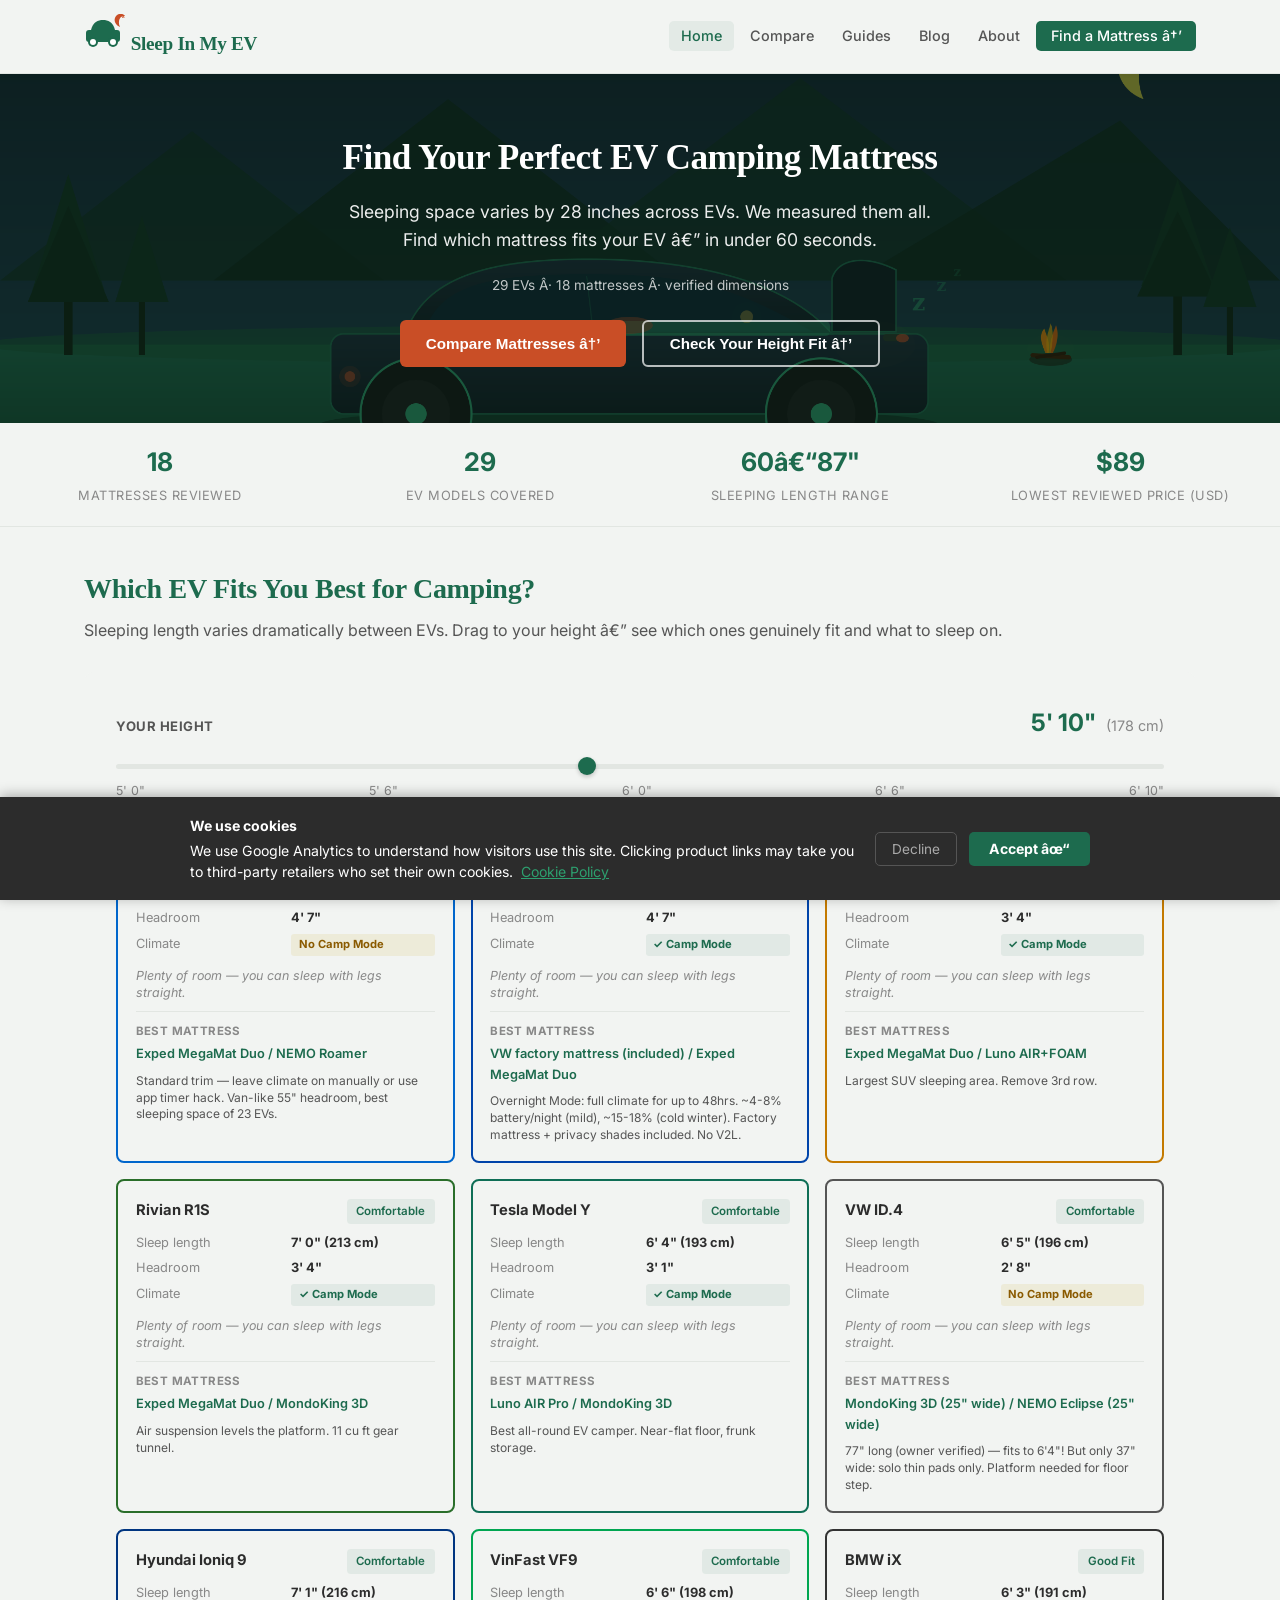
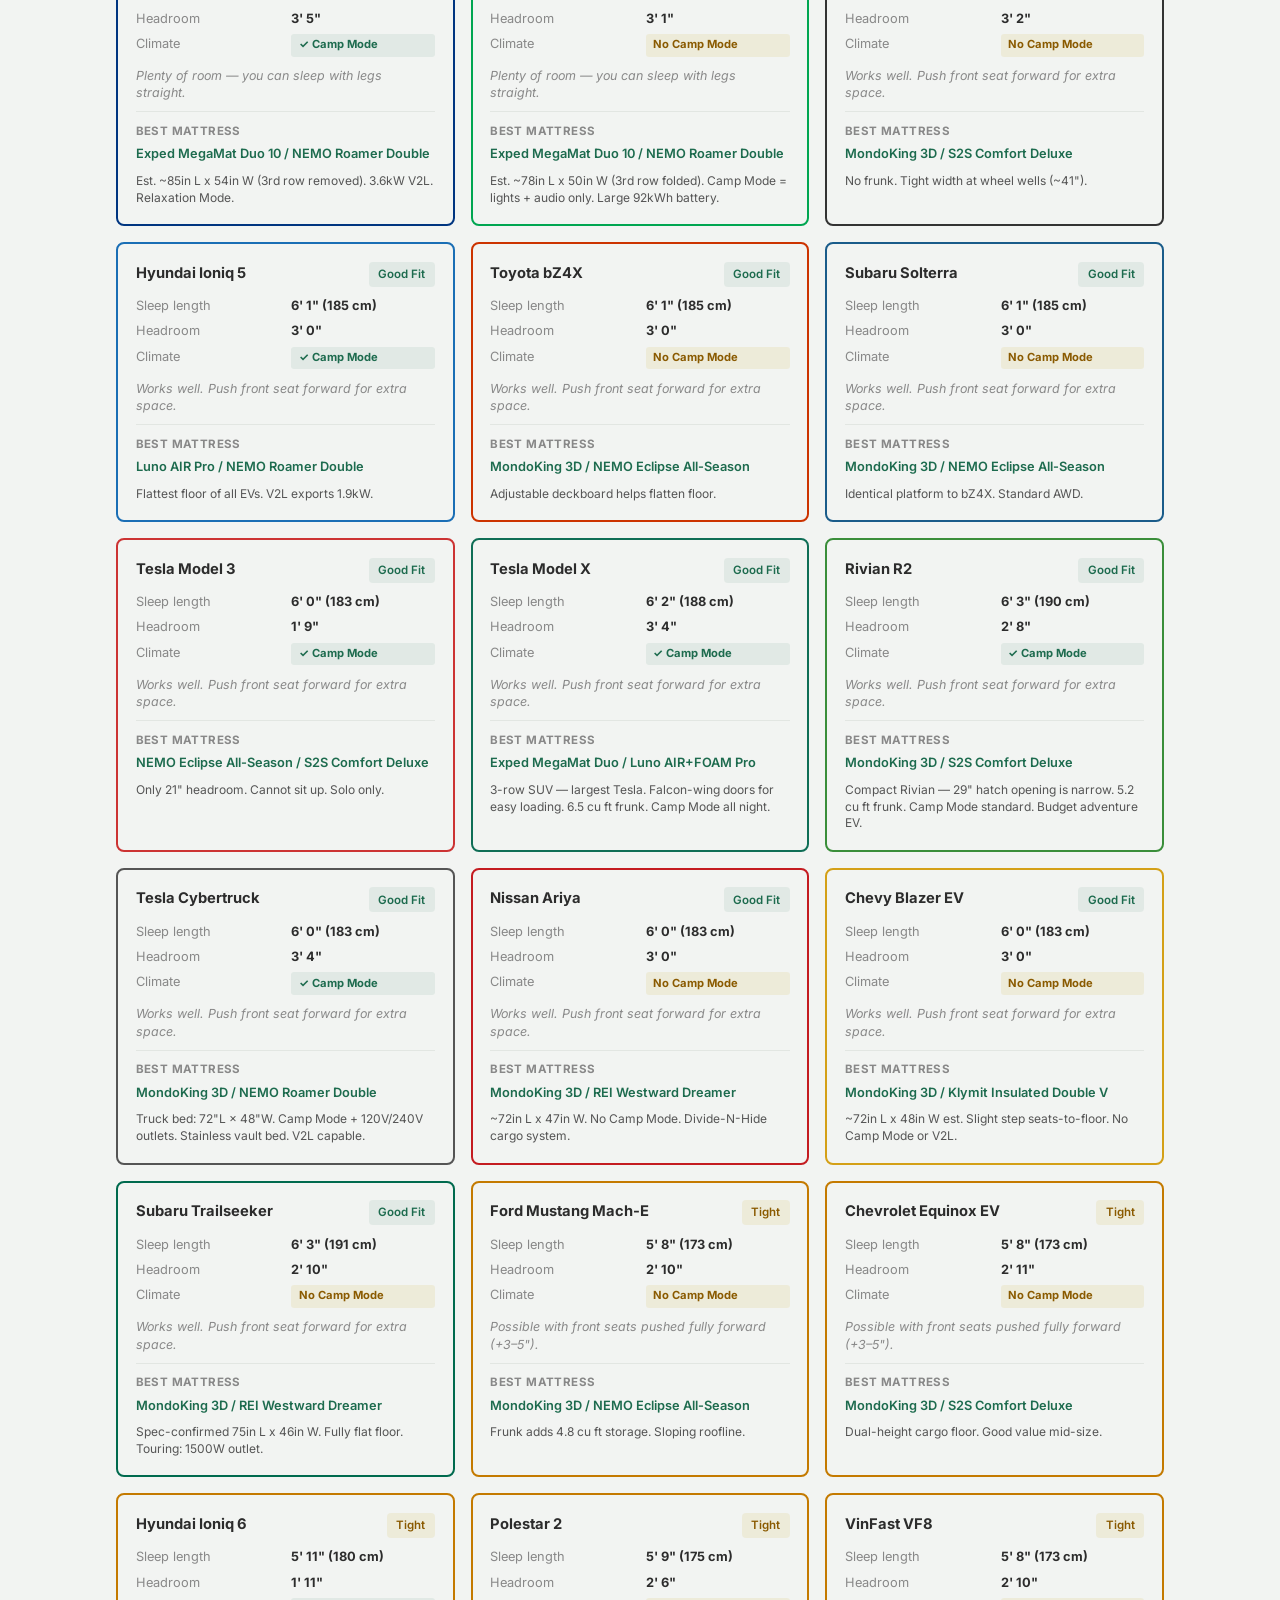
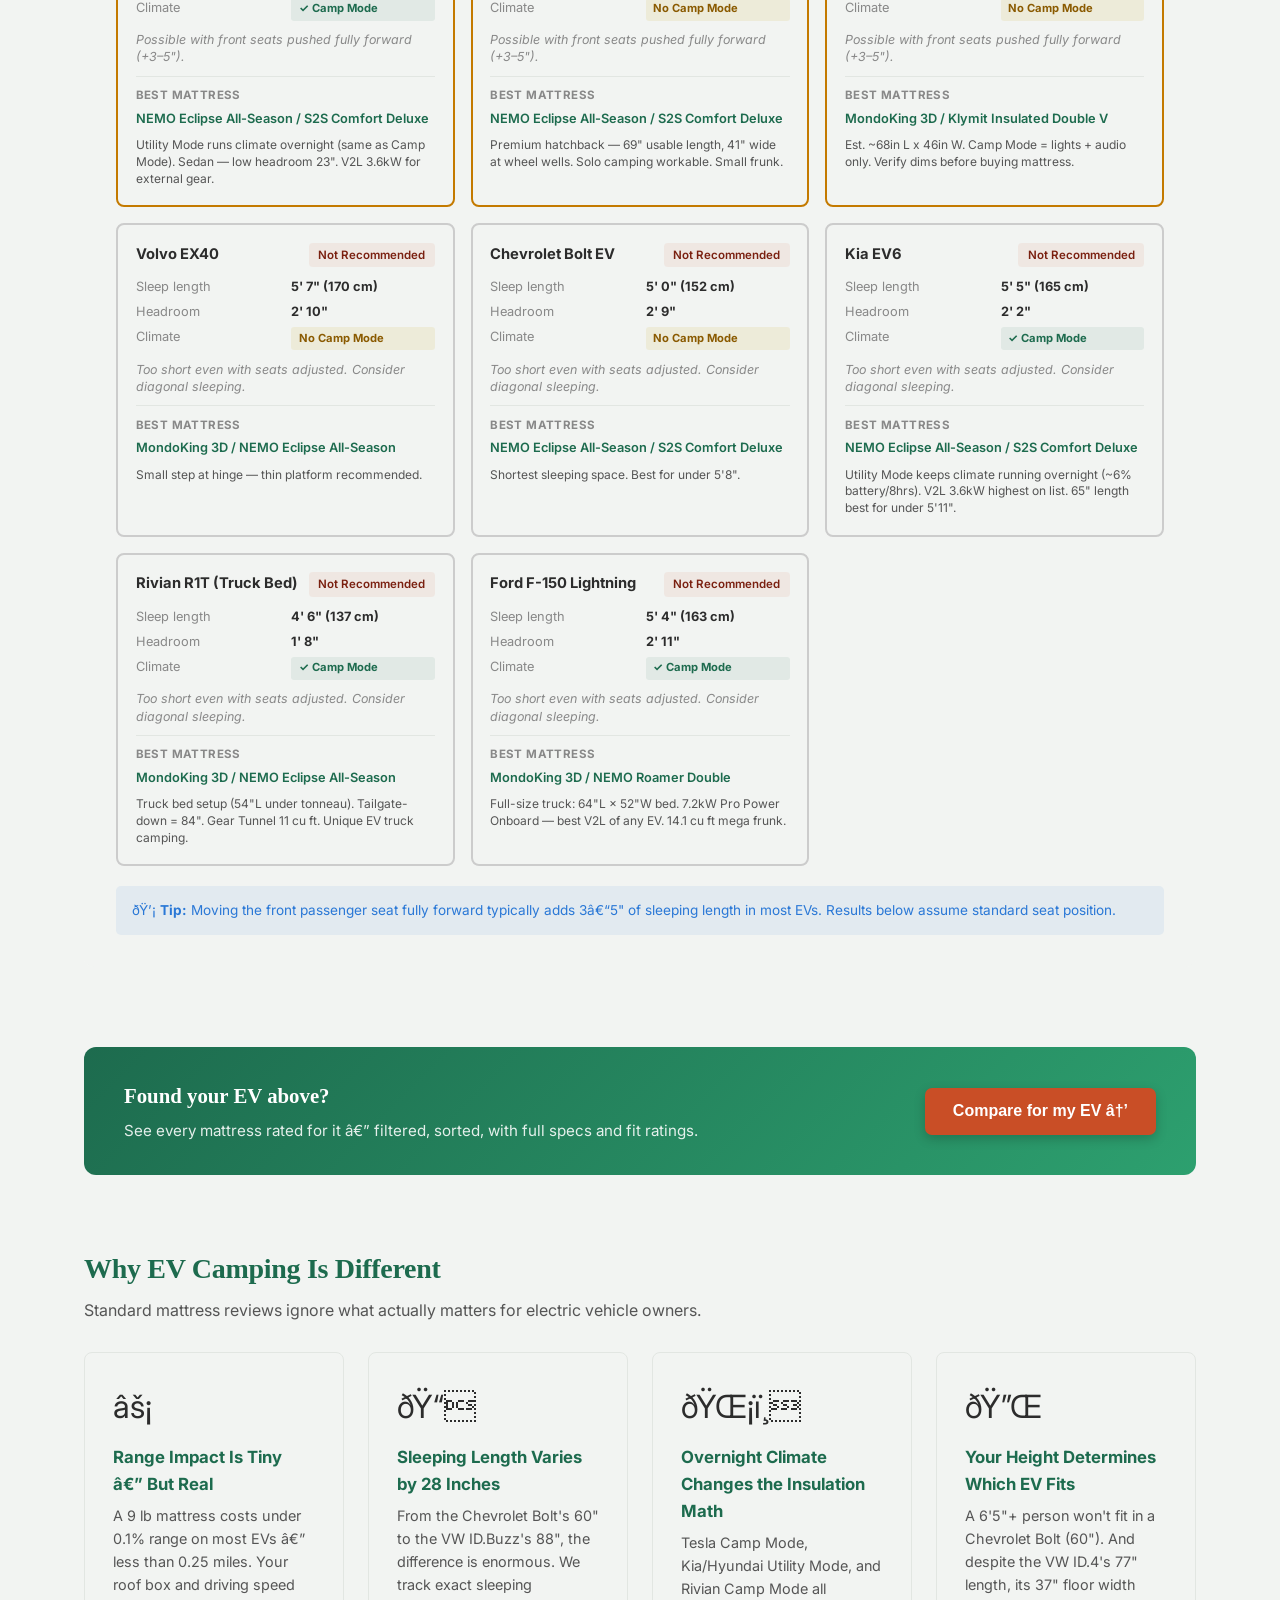
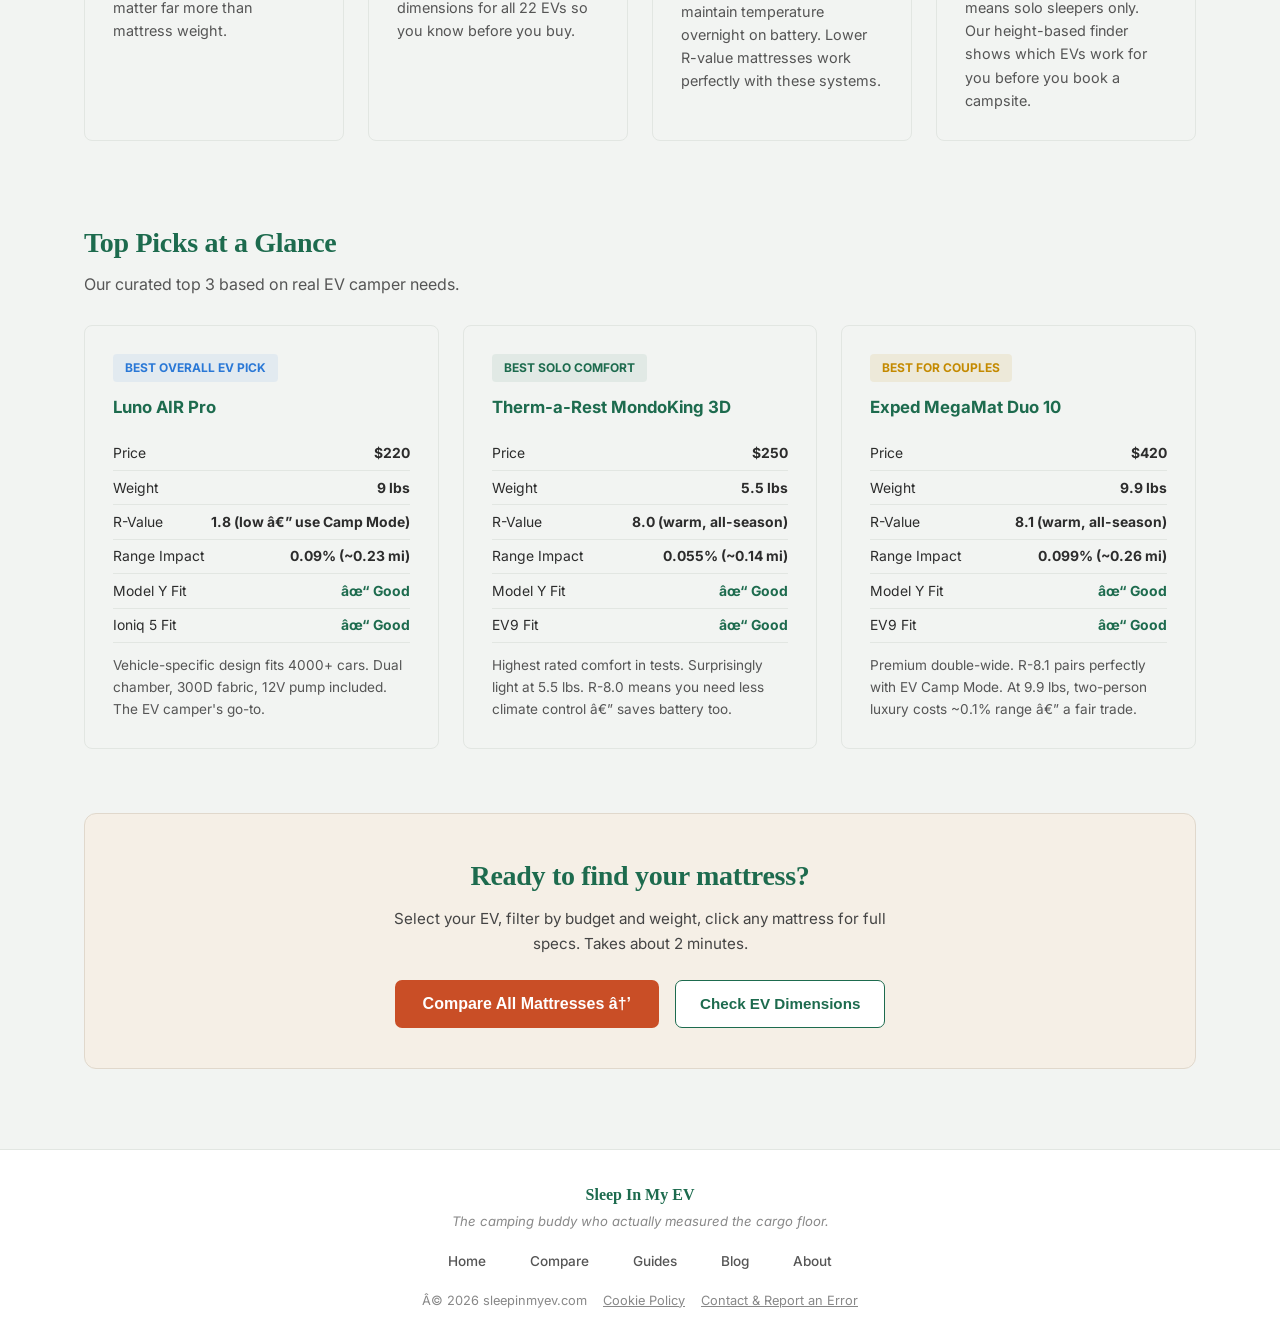
<file: index.html>
<!DOCTYPE html>
<html lang="en">
<head>
<!-- Google tag (gtag.js) -->
<script async src="https://www.googletagmanager.com/gtag/js?id=G-7FN0PS8WNR"></script>
<script>
  window.dataLayer = window.dataLayer || [];
  function gtag(){dataLayer.push(arguments);}
  gtag('js', new Date());

  gtag('config', 'G-7FN0PS8WNR');
</script
<meta charset="UTF-8">
<link rel="sitemap" type="application/xml" href="/sitemap.xml">
<link rel="icon" type="image/x-icon" href="/favicon.ico">
<link rel="icon" type="image/png" sizes="32x32" href="/favicon-32.png">
<link rel="icon" type="image/png" sizes="16x16" href="/favicon-16.png">
<link rel="apple-touch-icon" sizes="180x180" href="/apple-touch-icon.png">
<link rel="icon" type="image/svg+xml" href="/favicon.svg">
<meta name="viewport" content="width=device-width, initial-scale=1.0">
<title>Sleep In My EV — Find Your Perfect EV Camping Mattress</title>
<meta name="description" content="Verified sleeping dimensions for 29 EVs. Real mattress specs. Find which camping mattress fits your Tesla, Kia, Hyundai, Rivian, VW, BMW, Ford or Volvo.">
<link rel="canonical" href="https://sleepinmyev.com/">
<meta property="og:description" content="Verified sleeping dimensions for 29 EVs. Real mattress specs, R-values, weight and EV fitment ratings. Find the perfect camping mattress for your electric vehicle.">
<meta property="og:title" content="Sleep In My EV — Find Your Perfect EV Camping Mattress">
<meta property="og:type" content="website">
<link href="https://fonts.googleapis.com/css2?family=Inter:wght@400;500;600;700&display=swap" rel="stylesheet">
<style>

*{margin:0;padding:0;box-sizing:border-box}
:root{
  /* Brand palette — Sleep In My EV */
  --primary:#1D6B4E;--primary-light:#2DA06F;--primary-bg:rgba(29,107,78,0.07);
  --accent:#C94E26;--accent-bg:rgba(201,78,38,0.08);
  --blue:#2a78d6;--blue-bg:rgba(42,120,214,0.08);
  --gold:#c48a00;--gold-bg:rgba(196,138,0,0.1);
  --sand:#F5EFE6;--sand-border:#E0D8CC;
  --text:#2C2C2C;--text2:#555;--text3:#888;
  --bg:#F2F4F2;--border:#E2E6E2;--white:#fff;
  --success:#1D6B4E;--success-bg:rgba(29,107,78,0.08);
  --warn:#8A5A00;--warn-bg:rgba(196,158,0,0.1);
  --danger:#7A2010;--danger-bg:rgba(201,78,38,0.08);
  --font-serif:'Georgia','Times New Roman',serif;
}
body{font-family:'Inter',sans-serif;color:var(--text);background:var(--bg);line-height:1.6;font-size:15px}

/* NAV */
header{background:var(--bg);border-bottom:1px solid var(--border);padding:.85rem 0;position:sticky;top:0;z-index:200;box-shadow:0 1px 4px rgba(0,0,0,.06)}
.nav-inner{max-width:1160px;margin:0 auto;padding:0 1.5rem;display:flex;justify-content:space-between;align-items:center}
.logo{font-size:1.25rem;font-weight:700;color:var(--primary);text-decoration:none;letter-spacing:-.3px}
.logo span{color:var(--accent)}
nav a{color:var(--text2);text-decoration:none;font-size:.9rem;font-weight:500;padding:.4rem .75rem;border-radius:5px;cursor:pointer;transition:.2s}
nav a:hover,nav a.active{background:var(--primary-bg);color:var(--primary)}
.nav-cta{background:var(--primary);color:#fff!important;border-radius:5px;padding:.4rem .9rem!important}
.nav-cta:hover{background:var(--primary-light)!important}

/* PAGES */
.page{display:none}.page.active{display:block}
.container{max-width:1160px;margin:0 auto;padding:0 1.5rem}
section{padding:2.5rem 0}
h2{font-size:1.75rem;color:var(--primary);margin-bottom:.4rem;letter-spacing:-.3px}
.section-sub{color:var(--text2);margin-bottom:1.75rem;font-size:1rem}

/* HERO */
.hero{padding:3.5rem 1.5rem;background:url("img/hero-illustration.png") center/cover no-repeat,linear-gradient(135deg,#0c5c47 0%,#1a9e75 100%);color:#fff;text-align:center;position:relative}
.hero::before{content:"";position:absolute;inset:0;background:rgba(10,30,20,.55);z-index:0}
.hero .container{position:relative;z-index:1}
.hero h1{font-size:2.2rem;font-weight:700;margin-bottom:.75rem;letter-spacing:-.5px}
.hero p{font-size:1.1rem;opacity:.92;max-width:620px;margin:0 auto 1.75rem}
.hero-btns{display:flex;gap:1rem;justify-content:center;flex-wrap:wrap}
.btn{display:inline-block;padding:.8rem 1.6rem;border-radius:6px;font-weight:600;font-size:.95rem;cursor:pointer;border:none;transition:.2s}
.btn-primary{background:var(--accent);color:#fff}.btn-primary:hover{background:#c14b22;transform:translateY(-1px)}
.btn-outline{background:transparent;color:#fff;border:2px solid rgba(255,255,255,.7)}.btn-outline:hover{background:rgba(255,255,255,.1)}

/* STAT STRIP */
.stat-strip{display:grid;grid-template-columns:repeat(4,1fr);background:var(--bg);border-bottom:1px solid var(--border)}
.stat-item{padding:1.2rem 1.5rem;text-align:center}
.stat-num{font-size:1.6rem;font-weight:700;color:var(--primary)}
.stat-label{font-size:.8rem;color:var(--text3);text-transform:uppercase;letter-spacing:.5px;margin-top:.2rem}

/* BENEFITS */
.benefit-grid{display:grid;grid-template-columns:repeat(auto-fit,minmax(240px,1fr));gap:1.5rem}
.benefit-card{background:var(--bg);border-radius:8px;padding:1.75rem;border:1px solid var(--border)}
.benefit-icon{font-size:2rem;margin-bottom:.75rem}
.benefit-card h3{color:var(--primary);font-size:1.05rem;margin-bottom:.4rem}
.benefit-card p{color:var(--text2);font-size:.9rem}

/* QUICK CALC (Homepage) */
.quick-calc{background:var(--bg);border-radius:10px;padding:2rem;margin:1rem 0}
.calc-grid{display:grid;grid-template-columns:1fr 1fr;gap:2rem;margin-bottom:1.5rem}
@media(max-width:600px){.calc-grid{grid-template-columns:1fr}}
.form-group label{display:block;font-size:.82rem;font-weight:600;text-transform:uppercase;letter-spacing:.5px;color:var(--text2);margin-bottom:.5rem}
.form-group select,.form-group input{width:100%;padding:.7rem .9rem;border:1px solid var(--border);border-radius:5px;font-family:inherit;font-size:.95rem;background:#fff}
.form-group select:focus,.form-group input:focus{outline:none;border-color:var(--primary);box-shadow:0 0 0 3px var(--primary-bg)}
input[type=range]{-webkit-appearance:none;appearance:none;height:5px;background:var(--border);border-radius:3px;padding:0;border:none}
input[type=range]::-webkit-slider-thumb{-webkit-appearance:none;width:18px;height:18px;background:var(--primary);border-radius:50%;cursor:pointer;box-shadow:0 2px 4px rgba(0,0,0,.2)}
input[type=range]::-moz-range-thumb{width:18px;height:18px;background:var(--primary);border-radius:50%;cursor:pointer;border:none}
.result-box{background:var(--bg);border-left:4px solid var(--accent);border-radius:4px;padding:1.25rem 1.5rem;display:grid;grid-template-columns:auto 1fr;gap:1.5rem;align-items:center}
.result-big{font-size:2.2rem;font-weight:700;color:var(--accent);line-height:1}
.result-unit{font-size:.85rem;color:var(--text3);margin-top:.2rem}
.result-text{font-size:.9rem;color:var(--text2)}
.result-insight{background:var(--blue-bg);border-radius:5px;padding:.75rem 1rem;margin-top:.75rem;font-size:.85rem;color:var(--blue)}

/* FILTERS */
.filter-bar{background:var(--bg);border:1px solid var(--border);border-radius:8px;padding:1.25rem 1.5rem;margin-bottom:1.5rem;display:grid;grid-template-columns:repeat(auto-fit,minmax(170px,1fr));gap:1rem}
.filter-bar label{font-size:.78rem;font-weight:600;text-transform:uppercase;letter-spacing:.5px;color:var(--text3);margin-bottom:.35rem;display:block}
.filter-bar select{width:100%;padding:.6rem .75rem;border:1px solid var(--border);border-radius:5px;font-family:inherit;font-size:.88rem;background:#fff}

/* RESULTS META */
.results-meta{display:flex;justify-content:space-between;align-items:center;margin-bottom:1rem;font-size:.88rem;color:var(--text3)}
.results-count strong{color:var(--primary)}

/* TABLE */
.table-wrap{border:1px solid var(--border);border-radius:8px;overflow:hidden;overflow-x:auto;margin-bottom:2rem}
table{width:100%;border-collapse:collapse;background:var(--bg);min-width:900px}
thead tr{background:var(--bg)}
th{padding:.85rem 1rem;text-align:left;font-size:.78rem;font-weight:600;text-transform:uppercase;letter-spacing:.5px;color:var(--text3);border-bottom:2px solid var(--border);white-space:nowrap;cursor:pointer;user-select:none}
th:hover{color:var(--primary)}
th .sort-icon{margin-left:.3rem;opacity:.4}
td{padding:.9rem 1rem;border-bottom:1px solid var(--border);vertical-align:middle}
tr:last-child td{border-bottom:none}
tr:hover td{background:rgba(15,110,86,.03)}
.product-name{font-weight:600;font-size:.95rem}
.product-brand{font-size:.78rem;color:var(--text3);margin-top:.1rem}
.price-val{font-weight:700;color:var(--accent);font-size:1rem}
.weight-val{font-weight:500}
.rval{display:inline-block;padding:.2rem .6rem;border-radius:4px;font-size:.8rem;font-weight:600}
.rv-low{background:var(--blue-bg);color:var(--blue)}
.rv-mid{background:var(--gold-bg);color:var(--gold)}
.rv-high{background:var(--success-bg);color:var(--success)}
.fit-badge{display:inline-block;padding:.2rem .6rem;border-radius:4px;font-size:.75rem;font-weight:600;white-space:nowrap}
.fit-good{background:var(--success-bg);color:var(--success)}
.fit-fair{background:var(--warn-bg);color:var(--warn)}
.fit-poor{background:var(--danger-bg);color:var(--danger)}
.type-tag{display:inline-block;padding:.2rem .6rem;border-radius:4px;font-size:.75rem;font-weight:600;background:var(--primary-bg);color:var(--primary)}
.ev-badge{display:inline-block;background:var(--accent-bg);color:var(--accent);padding:.15rem .5rem;border-radius:3px;font-size:.7rem;font-weight:700;margin-top:.3rem}
.range-bar-wrap{display:flex;align-items:center;gap:.5rem}
.range-mini{font-size:.8rem;font-weight:600;color:var(--primary);white-space:nowrap}
.range-bar{width:60px;height:6px;background:var(--border);border-radius:3px;overflow:hidden}
.range-bar-fill{height:100%;background:var(--primary);border-radius:3px}
.stars{color:#f5b800;font-size:.85rem;letter-spacing:1px}

/* PRODUCT DETAIL PANEL */
.detail-panel{display:none;background:var(--bg);border:1px solid var(--border);border-radius:8px;padding:1.75rem;margin-bottom:1.5rem;position:relative}
.detail-panel.active{display:grid;grid-template-columns:1fr 1fr;gap:2rem}
.close-btn{position:absolute;top:1rem;right:1rem;background:none;border:none;font-size:1.3rem;cursor:pointer;color:var(--text3)}
.detail-specs{display:grid;grid-template-columns:1fr 1fr;gap:.5rem .75rem}
.spec-row{display:flex;justify-content:space-between;padding:.4rem 0;border-bottom:1px solid var(--border);font-size:.88rem}
.spec-row:last-child{border:none}
.spec-k{color:var(--text3)}
.spec-v{font-weight:600}
.pro-con{margin-top:1rem}
.pro-con h4{font-size:.85rem;font-weight:600;text-transform:uppercase;letter-spacing:.5px;color:var(--text3);margin-bottom:.5rem}
.pro-con li{font-size:.88rem;margin-bottom:.3rem;padding-left:1rem;position:relative}
.pro-con li::before{position:absolute;left:0;font-weight:700}
.pros li::before{content:"✓";color:var(--success)}
.cons li::before{content:"✗";color:var(--danger)}
.ev-note-box{background:var(--accent-bg);border-left:3px solid var(--accent);border-radius:4px;padding:.9rem 1rem;margin-top:1rem;font-size:.88rem;color:var(--text)}
.ev-note-box strong{color:var(--accent)}
.buy-btn{display:block;background:var(--accent);color:#fff;text-align:center;padding:.75rem;border-radius:5px;font-weight:600;text-decoration:none;margin-top:1rem;font-size:.9rem}
.buy-btn:hover{background:#c14b22}
@media(max-width:700px){.detail-panel.active{grid-template-columns:1fr}}

/* TABS */
.tabs{display:flex;gap:0;border-bottom:2px solid var(--border);margin-bottom:2rem;overflow-x:auto}
.tab-btn{padding:.85rem 1.4rem;border:none;background:none;cursor:pointer;font-weight:600;font-size:.9rem;color:var(--text3);border-bottom:3px solid transparent;margin-bottom:-2px;white-space:nowrap;transition:.2s}
.tab-btn.active{color:var(--primary);border-bottom-color:var(--primary)}
.tab-btn:hover{color:var(--primary)}
.tab-pane{display:none}.tab-pane.active{display:block}

/* TYPE CARDS */
.type-cards{display:grid;grid-template-columns:repeat(auto-fit,minmax(260px,1fr));gap:1.5rem}
.type-card{background:var(--bg);border:1px solid var(--border);border-radius:8px;padding:1.75rem}
.type-card h3{color:var(--primary);font-size:1.05rem;margin-bottom:1rem}
.type-badge{display:inline-block;padding:.25rem .75rem;border-radius:4px;font-size:.75rem;font-weight:700;margin-bottom:.75rem}
.badge-green{background:var(--success-bg);color:var(--success)}
.badge-blue{background:var(--blue-bg);color:var(--blue)}
.badge-gold{background:var(--gold-bg);color:var(--gold)}
.spec-line{display:flex;justify-content:space-between;font-size:.87rem;padding:.35rem 0;border-bottom:1px solid var(--border)}
.spec-line:last-child{border:none}
.comfort-bar{margin-top:1rem}
.comfort-bar label{font-size:.78rem;color:var(--text3);text-transform:uppercase;letter-spacing:.4px;font-weight:600}
.bar-track{background:var(--border);border-radius:3px;height:8px;margin-top:.35rem;overflow:hidden}
.bar-fill{height:100%;border-radius:3px;background:linear-gradient(90deg,var(--primary),var(--primary-light))}

/* R-VALUE GUIDE */
.rv-scale{display:grid;gap:.75rem;margin:1.5rem 0}
.rv-row{display:flex;align-items:center;gap:1rem;padding:.75rem 1rem;background:var(--bg);border:1px solid var(--border);border-radius:6px}
.rv-chip{min-width:56px;text-align:center;padding:.3rem .5rem;border-radius:4px;font-weight:700;font-size:.9rem}
.rv-desc{flex:1;font-size:.9rem}
.rv-ev-note{font-size:.8rem;color:var(--primary);margin-top:.2rem;font-weight:500}
.insight-box{background:var(--primary-bg);border-left:3px solid var(--primary);border-radius:5px;padding:1.25rem 1.5rem;margin-top:1.5rem}
.insight-box h4{color:var(--primary);margin-bottom:.4rem}
.insight-box p{font-size:.9rem;color:var(--text2)}

/* FULL RANGE CALC */
.full-calc{background:var(--bg);border-radius:10px;padding:2rem;margin:1rem 0}
.full-calc-grid{display:grid;grid-template-columns:1fr 1fr;gap:2rem}
@media(max-width:600px){.full-calc-grid{grid-template-columns:1fr}}
.result-grid{display:grid;grid-template-columns:repeat(3,1fr);gap:1rem;margin-top:1.5rem}
.result-card{background:var(--bg);border:1px solid var(--border);border-radius:6px;padding:1.1rem;text-align:center}
.result-card .num{font-size:1.5rem;font-weight:700}
.result-card .lbl{font-size:.78rem;color:var(--text3);text-transform:uppercase;letter-spacing:.4px;margin-top:.2rem}
.rc-green .num{color:var(--success)}
.rc-orange .num{color:var(--warn)}
.rc-red .num{color:var(--accent)}
.context-bar{background:var(--bg);border:1px solid var(--border);border-radius:6px;padding:1.1rem 1.5rem;margin-top:1rem}
.context-bar h4{font-size:.85rem;font-weight:600;color:var(--text2);margin-bottom:.75rem}
.context-rows{display:grid;gap:.5rem}
.context-row{display:flex;align-items:center;gap:.75rem;font-size:.85rem}
.ctx-label{min-width:160px;color:var(--text2)}
.ctx-bar-wrap{flex:1;background:var(--border);border-radius:3px;height:8px}
.ctx-bar-inner{height:100%;border-radius:3px}
.ctx-pct{min-width:42px;text-align:right;font-weight:600;font-size:.82rem}

/* ABOUT */
.about-section{background:var(--bg);border-radius:8px;padding:1.75rem;margin-bottom:1.5rem}
.about-section h3{color:var(--primary);margin-bottom:.75rem}
.about-section p,.about-section li{color:var(--text2);font-size:.95rem;margin-bottom:.5rem}
.about-section ul{margin-left:1.25rem}

/* FOOTER */
footer{background:var(--bg);border-top:1px solid var(--border);padding:1.5rem;text-align:center;font-size:.82rem;color:var(--text3);margin-top:3rem}

/* RESPONSIVE */

.hamburger{display:none;flex-direction:column;gap:5px;cursor:pointer;padding:.4rem;border:none;background:transparent;z-index:210}
.hamburger span{display:block;width:24px;height:2px;background:var(--text);border-radius:2px;transition:.25s}
.hamburger.open span:nth-child(1){transform:translateY(7px) rotate(45deg)}
.hamburger.open span:nth-child(2){opacity:0}
.hamburger.open span:nth-child(3){transform:translateY(-7px) rotate(-45deg)}
.mobile-menu{display:none;position:absolute;top:100%;left:0;right:0;background:#fff;border-bottom:2px solid var(--primary);box-shadow:0 4px 16px rgba(0,0,0,.12);z-index:200;padding:.75rem 1.5rem 1rem;flex-direction:column;gap:.25rem}
.mobile-menu.open{display:flex}
.mobile-menu a{color:var(--text2);text-decoration:none;font-size:1rem;font-weight:500;padding:.65rem .5rem;border-bottom:1px solid var(--border)}
.mobile-menu a:last-child{border-bottom:none}
.mobile-menu .nav-cta{background:var(--primary);color:#fff!important;border-radius:6px;padding:.75rem 1rem;text-align:center;margin-top:.25rem;border:none}
@media(max-width:768px){
  .hamburger{display:flex}
  
  nav a:not(.nav-cta){display:none}
.hero h1{font-size:1.6rem}
  .stat-strip{grid-template-columns:repeat(2,1fr)}
  
  
  
  
  
  
  
  
  
  
  nav a:not(.nav-cta){display:none}
  h2{font-size:1.4rem}
}


footer{background:#fff;border-top:1px solid var(--border);padding:2rem 1.5rem;margin-top:2rem}
.footer-inner{max-width:900px;margin:0 auto;display:flex;flex-direction:column;align-items:center;gap:.75rem;text-align:center}
.footer-brand{display:flex;flex-direction:column;align-items:center;gap:.25rem}
.footer-logo{font-family:var(--font-serif);font-size:1rem;font-weight:700;color:var(--primary)}
.footer-tagline{font-size:.82rem;color:var(--text3);font-style:italic}
.footer-nav{display:flex;flex-wrap:wrap;justify-content:center;gap:.5rem 1.25rem}
.footer-nav a{font-size:.85rem;color:var(--text2);text-decoration:none;font-weight:500}
.footer-nav a:hover{color:var(--primary)}
.footer-legal{display:flex;flex-wrap:wrap;justify-content:center;gap:.5rem 1rem;font-size:.8rem;color:var(--text3)}
.footer-legal a{color:var(--text3);text-decoration:underline}
.footer-legal a:hover{color:var(--primary)}


@media(max-width:768px){
  .hamburger{display:flex}}
</style>
<meta property="og:image" content="https://sleepinmyev.com/og-image.svg">
<meta property="og:image:width" content="1200">
<meta property="og:image:height" content="630">
<meta name="twitter:card" content="summary_large_image">
<meta name="twitter:image" content="https://sleepinmyev.com/og-image.svg">
<script type="application/ld+json">
{
  "@context": "https://schema.org",
  "@type": "WebSite",
  "name": "Sleep In My EV",
  "url": "https://sleepinmyev.com",
  "description": "Verified sleeping dimensions for 29 EVs. Real mattress specs, R-values and EV fitment ratings.",
  "potentialAction": {
    "@type": "SearchAction",
    "target": "https://sleepinmyev.com/compare.html?q={search_term_string}",
    "query-input": "required name=search_term_string"
  }
}
</script>
<script type="application/ld+json">
{
  "@context": "https://schema.org",
  "@type": "FAQPage",
  "mainEntity": [
    {
      "@type": "Question",
      "name": "What is the best mattress for camping in a Tesla Model Y?",
      "acceptedAnswer": {
        "@type": "Answer",
        "text": "The best mattresses for the Tesla Model Y are the Luno AIR Pro ($349.99, designed specifically for Model Y dimensions), the Therm-a-Rest MondoKing 3D (R-7.0, fits the 52-inch width), and the HEST Foamy Wide (foam, no inflation needed). The Model Y sleeping area is 76–83 inches long and 52 inches wide with seats folded."
      }
    },
    {
      "@type": "Question",
      "name": "What EV has the most sleeping space for camping?",
      "acceptedAnswer": {
        "@type": "Answer",
        "text": "The VW ID.Buzz Tourer has the most sleeping space at 87 inches long by 53 inches wide, with 55 inches of headroom — enough to sit upright. It also includes a factory Overnight Mode that runs climate control for up to 48 hours. Among standard SUVs, the Rivian R1S offers 84–85 inches of length and the Hyundai Ioniq 9 offers an estimated 85 inches."
      }
    },
    {
      "@type": "Question",
      "name": "How much battery does sleeping in an EV use overnight?",
      "acceptedAnswer": {
        "@type": "Answer",
        "text": "Overnight battery drain in an EV depends on the outside temperature and battery size. In mild conditions (15°C/59°F), Camp Mode or Utility Mode typically uses 4–7% per 8-hour night. In cold conditions (-5°C/23°F) without a heat pump, drain can reach 14–21%. The Rivian R1S has the lowest drain at ~2–4% mild due to its large 135 kWh battery."
      }
    },
    {
      "@type": "Question",
      "name": "Can I sleep in a VW ID.4?",
      "acceptedAnswer": {
        "@type": "Answer",
        "text": "Yes, but only for solo campers. Owner-verified measurements put the VW ID.4 sleeping length at 77 inches — surprisingly longer than a Tesla Model Y — but the floor width at the wheel arches is only 37 inches, which rules out every double-wide mattress. The ID.4 has no Camp Mode, so climate must be managed manually overnight."
      }
    },
    {
      "@type": "Question",
      "name": "What R-value do I need for EV camping?",
      "acceptedAnswer": {
        "@type": "Answer",
        "text": "For 3-season EV camping with Camp Mode active, an R-value of 3–5 is adequate since the climate system handles most of the warmth. For cold-weather camping (below 0°C/32°F) or vehicles without Camp Mode, aim for R-7 or higher. The Therm-a-Rest MondoKing 3D (R-7.0), Exped MegaMat Duo 10 (R-8.1), and Exped DeepSleep Mat (R-9.0) are top choices for cold conditions."
      }
    },
    {
      "@type": "Question",
      "name": "Does a heavier mattress reduce EV range?",
      "acceptedAnswer": {
        "@type": "Answer",
        "text": "Minimally. A 10-pound mattress reduces range by approximately 0.1% per 100 miles — less than 0.2 miles on a 200-mile range vehicle. Even the heaviest mattress on our list (22 lbs) costs less than 0.3% range per trip. The impact is negligible compared to temperature, driving speed, and HVAC use."
      }
    },
    {
      "@type": "Question",
      "name": "Which EVs have Camp Mode or Utility Mode for overnight camping?",
      "acceptedAnswer": {
        "@type": "Answer",
        "text": "EVs with dedicated overnight climate modes include: Tesla (Camp Mode — all models), Hyundai Ioniq 5 and EV9 (Utility Mode / Relaxation Mode), Kia EV6 and EV9 (Care Mode), Rivian R1S and R1T (Camp Mode), VW ID.Buzz Tourer (Overnight Mode — 48 hours), and Ford F-150 Lightning (Pro Power Onboard). The VW ID.4, Nissan Ariya, and Chevrolet Blazer EV do not have dedicated overnight modes."
      }
    },
    {
      "@type": "Question",
      "name": "What is the cheapest mattress for EV camping?",
      "acceptedAnswer": {
        "@type": "Answer",
        "text": "The most affordable options on our verified list are the Sea to Summit Camp Plus at $89 (R-4.3, self-inflating, 3 inches thick) and the REI Co-op Campwell at $129 (R-7.0, exceptional warmth for the price). For no-inflation camping, the D&D Futon Trifold is around $75 but has been discontinued. Budget campers with Camp Mode can use a lower R-value pad since the EV handles climate control."
      }
    }
  ]
}
</script>
<script type="application/ld+json">
{
  "@context": "https://schema.org",
  "@type": "Organization",
  "name": "Sleep In My EV",
  "url": "https://sleepinmyev.com",
  "description": "Verified sleeping dimensions for 29 EVs. Real mattress specs, R-values, weight and EV fitment ratings for EV campers.",
  "contactPoint": {
    "@type": "ContactPoint",
    "contactType": "customer support",
    "email": "hello@sleepinmyev.com",
    "url": "https://sleepinmyev.com/contact.html"
  },
  "sameAs": []
}
</script>
</head>
<body>
<header>
  <div class="nav-inner">
    <a class="logo" href="index.html">
      <svg width="42" height="36" viewBox="0 0 42 36" fill="none" xmlns="http://www.w3.org/2000/svg">
        <rect x="2" y="16" width="34" height="12" rx="3" fill="#1D6B4E"/>
        <path d="M7 16 C9 8 14 6 19 6 C24 6 29 8 31 16Z" fill="#1D6B4E"/>
        <circle cx="9" cy="28" r="5" fill="#1D6B4E"/><circle cx="9" cy="28" r="3" fill="white"/>
        <circle cx="29" cy="28" r="5" fill="#1D6B4E"/><circle cx="29" cy="28" r="3" fill="white"/>
        <path d="M37 3 C35 5 34 9 36 13 C31 11 29 6 32 2 C34.5 -1 39 -1 41 2 C39.5 2.5 37.5 2.5 37 3Z" fill="#C94E26"/>
        <text x="38" y="4" font-family="Georgia,serif" font-size="6" fill="#C94E26" font-weight="700">z</text>
      </svg>
      <span style="font-family:var(--font-serif);font-size:1.2rem;font-weight:700;color:var(--primary);letter-spacing:-0.3px">Sleep In My EV</span>
    </a>
    <nav>
      <a href="index.html"       data-page="index.html"   class="active">Home</a>
      <a href="compare.html"     data-page="compare.html">Compare</a>
      <a href="guides.html"      data-page="guides.html">Guides</a>
      <a href="blog/blog-index.html"  data-page="blog">Blog</a>
      <a href="about.html"       data-page="about.html">About</a>
      <a class="nav-cta" href="compare.html">Find a Mattress →</a>
    </nav>
    <button class="hamburger" id="hamburger" onclick="toggleMobileMenu()" aria-label="Toggle menu">
      <span></span><span></span><span></span>
    </button>
  </div>
  <!-- Quick Answer boxes for GEO / AI engine extraction -->
  <section style="display:none" aria-label="Quick answers">
    <div style="display:grid;grid-template-columns:repeat(auto-fit,minmax(min(280px,100%),1fr));gap:1rem;margin-top:0">
      <div style="background:#fff;border-left:3px solid var(--primary);border-radius:6px;padding:1rem 1.25rem">
        <div style="font-size:.72rem;font-weight:700;text-transform:uppercase;letter-spacing:.5px;color:var(--primary);margin-bottom:.35rem">Most sleeping space</div>
        <div style="font-size:.95rem;font-weight:600;color:var(--text)">VW ID.Buzz Tourer — 87″ × 53″</div>
        <div style="font-size:.82rem;color:var(--text2);margin-top:.2rem">Overnight Mode · 55″ headroom · factory mattress included</div>
      </div>
      <div style="background:#fff;border-left:3px solid var(--primary);border-radius:6px;padding:1rem 1.25rem">
        <div style="font-size:.72rem;font-weight:700;text-transform:uppercase;letter-spacing:.5px;color:var(--primary);margin-bottom:.35rem">Overnight battery drain</div>
        <div style="font-size:.95rem;font-weight:600;color:var(--text)">~4–7% mild · ~14–21% cold</div>
        <div style="font-size:.82rem;color:var(--text2);margin-top:.2rem">Per 8-hour night with Camp Mode active</div>
      </div>
      <div style="background:#fff;border-left:3px solid var(--primary);border-radius:6px;padding:1rem 1.25rem">
        <div style="font-size:.72rem;font-weight:700;text-transform:uppercase;letter-spacing:.5px;color:var(--primary);margin-bottom:.35rem">R-value for EV camping</div>
        <div style="font-size:.95rem;font-weight:600;color:var(--text)">R-3 to R-5 (3-season) · R-7+ (cold)</div>
        <div style="font-size:.82rem;color:var(--text2);margin-top:.2rem">Higher R-value needed without Camp Mode</div>
      </div>
      <div style="background:#fff;border-left:3px solid var(--primary);border-radius:6px;padding:1rem 1.25rem">
        <div style="font-size:.72rem;font-weight:700;text-transform:uppercase;letter-spacing:.5px;color:var(--primary);margin-bottom:.35rem">Range impact of mattress</div>
        <div style="font-size:.95rem;font-weight:600;color:var(--text)">&lt;0.3% per trip (negligible)</div>
        <div style="font-size:.82rem;color:var(--text2);margin-top:.2rem">A 10 lb mattress costs ~0.1% per 100 miles</div>
      </div>
    </div>
  </section>
  <div class="mobile-menu" id="mobile-menu"></div>
</header>
<div class="hero">
  <div class="container">
    <h1 style="font-family:var(--font-serif)">Find Your Perfect EV Camping Mattress</h1>
    <p>Sleeping space varies by 28 inches across EVs. We measured them all.<br>
      Find which mattress fits your EV — in under 60 seconds.</p>
    <p style="font-size:.85rem;opacity:.75;margin-top:-.5rem;margin-bottom:0">29 EVs · 18 mattresses · verified dimensions</p>
    <div class="hero-btns" style="margin-top:1.5rem">
      <button class="btn btn-primary" onclick="window.location='compare.html'">Compare Mattresses →</button>
      <button class="btn btn-outline" onclick="document.getElementById('height-recommender').scrollIntoView({behavior:'smooth'})">Check Your Height Fit →</button>
    </div>
  </div>
</div>
<div class="stat-strip">
  <div class="stat-item"><div class="stat-num">18</div><div class="stat-label">Mattresses Reviewed</div></div>
  <div class="stat-item"><div class="stat-num">29</div><div class="stat-label">EV Models Covered</div></div>
  <div class="stat-item"><div class="stat-num">60–87"</div><div class="stat-label">Sleeping Length Range</div></div>
  <div class="stat-item"><div class="stat-num">$89</div><div class="stat-label">Lowest Reviewed Price (USD)</div></div>
</div>
<div class="container">
<section id="height-recommender">
      <h2 style="font-family:var(--font-serif)">Which EV Fits You Best for Camping?</h2>
      <p class="section-sub">Sleeping length varies dramatically between EVs. Drag to your height — see which ones genuinely fit and what to sleep on.</p>

      <div class="quick-calc" style="padding:2rem">

        <!-- Height slider -->
        <div style="margin-bottom:1.75rem">
          <div style="display:flex;justify-content:space-between;align-items:baseline;margin-bottom:.6rem">
            <label style="font-size:.82rem;font-weight:700;text-transform:uppercase;letter-spacing:.5px;color:var(--text2)">Your Height</label>
            <div style="font-size:1.5rem;font-weight:700;color:var(--primary)" id="height-display">5' 10" &nbsp;<span style="font-size:.9rem;color:var(--text3);font-weight:400">(178 cm)</span></div>
          </div>
          <input type="range" id="height-slider" min="152" max="210" value="178" oninput="updateHeightRec()" onchange="updateHeightRec()" class="range-input" style="width:100%;touch-action:pan-y">
          <div style="display:flex;justify-content:space-between;font-size:.78rem;color:var(--text3);margin-top:.35rem">
            <span>5' 0"</span><span>5' 6"</span><span>6' 0"</span><span>6' 6"</span><span>6' 10"</span>
          </div>
        </div>

        <!-- Results grid -->
        <div id="height-rec-results" style="display:grid;grid-template-columns:repeat(auto-fill,minmax(min(260px,100%),1fr));gap:1rem"></div>

        <div style="margin-top:1.25rem;background:var(--blue-bg);border-radius:5px;padding:.85rem 1rem;font-size:.85rem;color:var(--blue)">
          💡 <strong>Tip:</strong> Moving the front passenger seat fully forward typically adds 3–5" of sleeping length in most EVs. Results below assume standard seat position.
        </div>
      </div>
    </section>
<section style="padding:1.5rem 0 2rem">
  <div style="background:linear-gradient(135deg,#1D6B4E 0%,#2DA06F 100%);border-radius:12px;padding:2rem 2.5rem;display:flex;align-items:center;justify-content:space-between;flex-wrap:wrap;gap:1.5rem">
    <div>
      <h3 style="font-family:var(--font-serif);color:#fff;font-size:1.3rem;margin-bottom:.4rem">Found your EV above?</h3>
      <p style="color:rgba(255,255,255,.88);font-size:.95rem;margin:0">See every mattress rated for it — filtered, sorted, with full specs and fit ratings.</p>
    </div>
    <button onclick="window.location='compare.html'" style="background:#C94E26;color:#fff;border:none;border-radius:7px;padding:.9rem 1.75rem;font-size:1rem;font-weight:700;cursor:pointer;white-space:nowrap;box-shadow:0 4px 12px rgba(0,0,0,.2)">Compare for my EV →</button>
  </div>
</section>
<section>
      <h2 style="font-family:var(--font-serif)">Why EV Camping Is Different</h2>
      <p class="section-sub">Standard mattress reviews ignore what actually matters for electric vehicle owners.</p>
      <div class="benefit-grid">
        <div class="benefit-card">
          <div class="benefit-icon">⚡</div>
          <h3>Range Impact Is Tiny — But Real</h3>
          <p>A 9 lb mattress costs under 0.1% range on most EVs — less than 0.25 miles. Your roof box and driving speed matter far more than mattress weight.</p>
        </div>
        <div class="benefit-card">
          <div class="benefit-icon">📐</div>
          <h3>Sleeping Length Varies by 28 Inches</h3>
          <p>From the Chevrolet Bolt's 60" to the VW ID.Buzz's 88", the difference is enormous. We track exact sleeping dimensions for all 22 EVs so you know before you buy.</p>
        </div>
        <div class="benefit-card">
          <div class="benefit-icon">🌡️</div>
          <h3>Overnight Climate Changes the Insulation Math</h3>
          <p>Tesla Camp Mode, Kia/Hyundai Utility Mode, and Rivian Camp Mode all maintain temperature overnight on battery. Lower R-value mattresses work perfectly with these systems.</p>
        </div>
        <div class="benefit-card">
          <div class="benefit-icon">🔌</div>
          <h3>Your Height Determines Which EV Fits</h3>
          <p>A 6'5"+ person won't fit in a Chevrolet Bolt (60"). And despite the VW ID.4's 77" length, its 37" floor width means solo sleepers only. Our height-based finder shows which EVs work for you before you book a campsite.</p>
        </div>
      </div>
    </section>
<section>
      <h2 style="font-family:var(--font-serif)">Top Picks at a Glance</h2>
      <p class="section-sub">Our curated top 3 based on real EV camper needs.</p>
      <div class="type-cards">
        <div class="type-card">
          <div class="type-badge badge-blue">BEST OVERALL EV PICK</div>
          <h3>Luno AIR Pro</h3>
          <div class="spec-line"><span>Price</span><strong>$220</strong></div>
          <div class="spec-line"><span>Weight</span><strong>9 lbs</strong></div>
          <div class="spec-line"><span>R-Value</span><strong>1.8 (low — use Camp Mode)</strong></div>
          <div class="spec-line"><span>Range Impact</span><strong>0.09% (~0.23 mi)</strong></div>
          <div class="spec-line"><span>Model Y Fit</span><strong style="color:var(--success)">✓ Good</strong></div>
          <div class="spec-line"><span>Ioniq 5 Fit</span><strong style="color:var(--success)">✓ Good</strong></div>
          <p style="font-size:.85rem;color:var(--text2);margin-top:.75rem">Vehicle-specific design fits 4000+ cars. Dual chamber, 300D fabric, 12V pump included. The EV camper's go-to.</p>
        </div>
        <div class="type-card">
          <div class="type-badge badge-green">BEST SOLO COMFORT</div>
          <h3>Therm-a-Rest MondoKing 3D</h3>
          <div class="spec-line"><span>Price</span><strong>$250</strong></div>
          <div class="spec-line"><span>Weight</span><strong>5.5 lbs</strong></div>
          <div class="spec-line"><span>R-Value</span><strong>8.0 (warm, all-season)</strong></div>
          <div class="spec-line"><span>Range Impact</span><strong>0.055% (~0.14 mi)</strong></div>
          <div class="spec-line"><span>Model Y Fit</span><strong style="color:var(--success)">✓ Good</strong></div>
          <div class="spec-line"><span>EV9 Fit</span><strong style="color:var(--success)">✓ Good</strong></div>
          <p style="font-size:.85rem;color:var(--text2);margin-top:.75rem">Highest rated comfort in tests. Surprisingly light at 5.5 lbs. R-8.0 means you need less climate control — saves battery too.</p>
        </div>
        <div class="type-card">
          <div class="type-badge badge-gold">BEST FOR COUPLES</div>
          <h3>Exped MegaMat Duo 10</h3>
          <div class="spec-line"><span>Price</span><strong>$420</strong></div>
          <div class="spec-line"><span>Weight</span><strong>9.9 lbs</strong></div>
          <div class="spec-line"><span>R-Value</span><strong>8.1 (warm, all-season)</strong></div>
          <div class="spec-line"><span>Range Impact</span><strong>0.099% (~0.26 mi)</strong></div>
          <div class="spec-line"><span>Model Y Fit</span><strong style="color:var(--success)">✓ Good</strong></div>
          <div class="spec-line"><span>EV9 Fit</span><strong style="color:var(--success)">✓ Good</strong></div>
          <p style="font-size:.85rem;color:var(--text2);margin-top:.75rem">Premium double-wide. R-8.1 pairs perfectly with EV Camp Mode. At 9.9 lbs, two-person luxury costs ~0.1% range — a fair trade.</p>
        </div>
      </div>
    </section>
<!-- TESTIMONIALS SECTION — uncomment when real quotes are ready
<section style="padding:2rem 0">
  <h2 style="font-family:var(--font-serif)">What EV Campers Are Saying</h2>
  <p class="section-sub" style="font-style:italic;font-size:.88rem">Early feedback from the EV camping community — more coming as we grow.</p>
  <div style="display:grid;grid-template-columns:repeat(auto-fit,minmax(min(280px,100%),1fr));gap:1.25rem;margin-top:1rem">
    <div style="background:#fff;border:1px solid var(--border);border-radius:8px;padding:1.5rem;position:relative">
      <div style="font-size:2.5rem;color:var(--primary);opacity:.2;position:absolute;top:.5rem;left:1rem;font-family:Georgia,serif;line-height:1">&ldquo;</div>
      <p style="color:#444;font-size:.92rem;line-height:1.65;margin-bottom:1rem;padding-top:.75rem">Finally a guide that accounts for the width at the wheel wells, not just the cargo length. Saved me from buying a mattress that wouldn't have fit my Ioniq 5.</p>
      <div style="display:flex;align-items:center;gap:.75rem">
        <div style="width:36px;height:36px;border-radius:50%;background:var(--primary-bg);display:flex;align-items:center;justify-content:center;font-weight:700;color:var(--primary);font-size:.85rem">MK</div>
        <div><div style="font-weight:600;font-size:.88rem;color:#222">Model K.</div><div style="font-size:.78rem;color:var(--text3)">Hyundai Ioniq 5 owner</div></div>
      </div>
    </div>
    <div style="background:#fff;border:1px solid var(--border);border-radius:8px;padding:1.5rem;position:relative">
      <div style="font-size:2.5rem;color:var(--primary);opacity:.2;position:absolute;top:.5rem;left:1rem;font-family:Georgia,serif;line-height:1">&ldquo;</div>
      <p style="color:#444;font-size:.92rem;line-height:1.65;margin-bottom:1rem;padding-top:.75rem">The battery drain numbers are the most honest I've seen. Most sites say Camp Mode uses barely anything — here they break it down by temperature. That's real info.</p>
      <div style="display:flex;align-items:center;gap:.75rem">
        <div style="width:36px;height:36px;border-radius:50%;background:var(--accent-bg);display:flex;align-items:center;justify-content:center;font-weight:700;color:var(--accent);font-size:.85rem">JR</div>
        <div><div style="font-weight:600;font-size:.88rem;color:#222">Jake R.</div><div style="font-size:.78rem;color:var(--text3)">Tesla Model Y owner</div></div>
      </div>
    </div>
    <div style="background:#fff;border:1px solid var(--border);border-radius:8px;padding:1.5rem;position:relative">
      <div style="font-size:2.5rem;color:var(--primary);opacity:.2;position:absolute;top:.5rem;left:1rem;font-family:Georgia,serif;line-height:1">&ldquo;</div>
      <p style="color:#444;font-size:.92rem;line-height:1.65;margin-bottom:1rem;padding-top:.75rem">I didn't know the VW ID.4 was longer than a Model Y. That fact alone made me re-evaluate everything. Ended up with a MondoKing and it fits perfectly.</p>
      <div style="display:flex;align-items:center;gap:.75rem">
        <div style="width:36px;height:36px;border-radius:50%;background:var(--gold-bg);display:flex;align-items:center;justify-content:center;font-weight:700;color:var(--gold);font-size:.85rem">SP</div>
        <div><div style="font-weight:600;font-size:.88rem;color:#222">Sarah P.</div><div style="font-size:.78rem;color:var(--text3)">VW ID.4 owner</div></div>
      </div>
    </div>
  </div>
  <p style="text-align:center;margin-top:1rem;font-size:.8rem;color:var(--text3);font-style:italic">Placeholder testimonials — real owner quotes will replace these after launch. <a href="mailto:hello@sleepinmyev.com" style="color:var(--primary)">Share yours.</a></p>
</section>
END TESTIMONIALS -->
<section style="padding:1.5rem 0 3rem">
  <div style="background:var(--sand);border:1px solid var(--sand-border);border-radius:12px;padding:2.5rem;text-align:center">
    <h2 style="font-family:var(--font-serif);color:var(--primary);margin-bottom:.5rem">Ready to find your mattress?</h2>
    <p style="color:#444;max-width:500px;margin:0 auto 1.5rem;font-size:.95rem">Select your EV, filter by budget and weight, click any mattress for full specs. Takes about 2 minutes.</p>
    <div style="display:flex;gap:1rem;justify-content:center;flex-wrap:wrap">
      <button onclick="window.location='compare.html'" style="background:var(--accent);color:#fff;border:none;border-radius:7px;padding:.9rem 1.75rem;font-size:1rem;font-weight:700;cursor:pointer">Compare All Mattresses →</button>
      <button onclick="window.location='guides.html'" style="background:#fff;color:var(--primary);border:1.5px solid var(--primary);border-radius:7px;padding:.9rem 1.5rem;font-size:.95rem;font-weight:600;cursor:pointer">Check EV Dimensions</button>
    </div>
  </div>
</section>
</div>
<footer>
  <div class="footer-inner">
    <div class="footer-brand">
      <span class="footer-logo">Sleep In My EV</span>
      <span class="footer-tagline">The camping buddy who actually measured the cargo floor.</span>
    </div>
    <nav class="footer-nav">
      <a href="index.html">Home</a>
      <a href="compare.html">Compare</a>
      <a href="guides.html">Guides</a>
      <a href="blog/blog-index.html">Blog</a>
      <a href="about.html">About</a>
    </nav>
    <div class="footer-legal">
      <span>© 2026 sleepinmyev.com</span>
      <a href="cookies.html">Cookie Policy</a>
      <a href="contact.html">Contact & Report an Error</a>
    </div>
  </div>
</footer>



<script src="js/data.js"></script>
<script src="js/shared.js"></script>
<script>

document.addEventListener('DOMContentLoaded', function(){
  if(typeof updateHeightRec==='function') updateHeightRec();
});
</script>

<!-- Cookie consent banner -->
<div id="cookie-banner" style="display:none;position:fixed;bottom:0;left:0;right:0;background:#2C2C2C;color:#fff;z-index:9999;padding:1.1rem 1.5rem;box-shadow:0 -2px 12px rgba(0,0,0,.3)">
  <div style="max-width:900px;margin:0 auto;display:flex;align-items:center;justify-content:space-between;gap:1rem;flex-wrap:wrap">
    <div style="flex:1;min-width:220px;font-size:.88rem;line-height:1.5">
      <strong style="display:block;margin-bottom:.25rem">We use cookies</strong>
      We use Google Analytics to understand how visitors use this site. Clicking product links may take you to third-party retailers who set their own cookies.
      <a href="cookies.html" style="color:#2DA06F;text-decoration:underline;margin-left:.25rem">Cookie Policy</a>
    </div>
    <div style="display:flex;gap:.75rem;flex-shrink:0">
      <button onclick="rejectCookies()" style="background:transparent;color:#aaa;border:1px solid #555;border-radius:5px;padding:.5rem 1rem;font-size:.85rem;cursor:pointer;font-family:inherit">Decline</button>
      <button onclick="acceptCookies()" style="background:#1D6B4E;color:#fff;border:none;border-radius:5px;padding:.5rem 1.25rem;font-weight:700;cursor:pointer;font-size:.88rem;font-family:inherit">Accept ✓</button>
    </div>
  </div>
</div>
<script>
(function(){
  var consent = localStorage.getItem('cookie-consent');
  if(!consent){
    var b = document.getElementById('cookie-banner');
    if(b) b.style.display = 'block';
  } else if(consent === 'accepted'){
    loadGA();
  }
})();
function loadGA(){
  if(window._gaLoaded) return;
  window._gaLoaded = true;
  var s = document.createElement('script');
  s.src = 'https://www.googletagmanager.com/gtag/js?id=G-7FN0PS8WNR';
  s.async = true;
  document.head.appendChild(s);
  window.dataLayer = window.dataLayer || [];
  function gtag(){dataLayer.push(arguments);}
  window.gtag = gtag;
  gtag('js', new Date());
  gtag('config', 'G-7FN0PS8WNR');
}
function acceptCookies(){
  localStorage.setItem('cookie-consent','accepted');
  document.getElementById('cookie-banner').style.display='none';
  loadGA();
}
function rejectCookies(){
  localStorage.setItem('cookie-consent','rejected');
  document.getElementById('cookie-banner').style.display='none';
}
</script>
<script>
function toggleMobileMenu(){
  var btn=document.getElementById('hamburger');
  var menu=document.getElementById('mobile-menu');
  if(!btn||!menu) return;
  var isOpen=menu.classList.contains('open');
  btn.classList.toggle('open',!isOpen);
  menu.classList.toggle('open',!isOpen);
}
// Close menu when a link is clicked
document.addEventListener('DOMContentLoaded',function(){
  var menu=document.getElementById('mobile-menu');
  if(!menu) return;
  // Clone nav links into mobile menu
  var navLinks=document.querySelectorAll('header nav a');
  navLinks.forEach(function(a){
    var clone=a.cloneNode(true);
    menu.appendChild(clone);
  });
  // Close on link click
  menu.querySelectorAll('a').forEach(function(a){
    a.addEventListener('click',function(){
      document.getElementById('mobile-menu').classList.remove('open');
      document.getElementById('hamburger').classList.remove('open');
    });
  });
  // Close on outside click
  document.addEventListener('click',function(e){
    var h=document.getElementById('hamburger');
    var m=document.getElementById('mobile-menu');
    if(h&&m&&!h.contains(e.target)&&!m.contains(e.target)){
      h.classList.remove('open');
      m.classList.remove('open');
    }
  });
});</script>
</body>
</html>
</file>
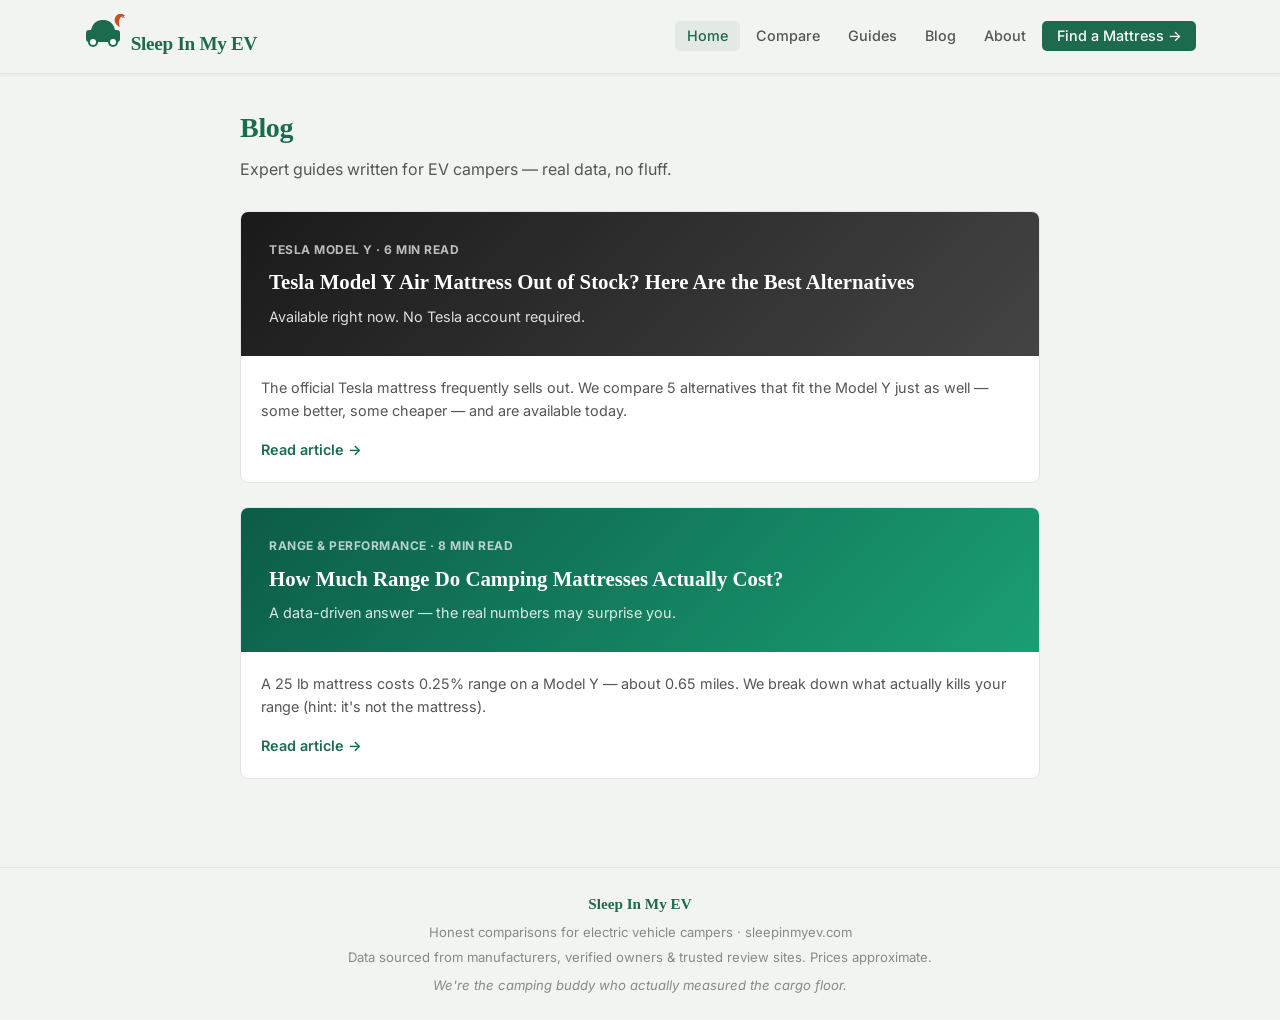
<file: blog/index.html>
<!DOCTYPE html>
<html lang="en">
<head>
<meta charset="UTF-8">
<meta name="viewport" content="width=device-width, initial-scale=1.0">
<title>Blog — EV Camping Guides | Sleep In My EV</title>
<meta name="description" content="Expert guides on EV camping mattresses, range impact, and sleeping setup tips. Data-driven articles for Tesla, Kia, Hyundai, Rivian and more EV owners.">
<link rel="canonical" href="https://sleepinmyev.com/blog/">
<meta property="og:title" content="Blog — EV Camping Guides | Sleep In My EV">
<meta property="og:description" content="Expert guides on EV camping mattresses, range impact, and sleeping setup tips. Data-driven articles for Tesla, Kia, Hyundai, Rivian and more EV owners.">
<meta property="og:type" content="article">
<meta property="og:url" content="https://sleepinmyev.com/blog/">
<link href="https://fonts.googleapis.com/css2?family=Inter:wght@400;500;600;700&display=swap" rel="stylesheet">
<style>
*{margin:0;padding:0;box-sizing:border-box}
:root{
  /* Brand palette — Sleep In My EV */
  --primary:#1D6B4E;--primary-light:#2DA06F;--primary-bg:rgba(29,107,78,0.07);
  --accent:#C94E26;--accent-bg:rgba(201,78,38,0.08);
  --blue:#2a78d6;--blue-bg:rgba(42,120,214,0.08);
  --gold:#c48a00;--gold-bg:rgba(196,138,0,0.1);
  --sand:#F5EFE6;--sand-border:#E0D8CC;
  --text:#2C2C2C;--text2:#555;--text3:#888;
  --bg:#F2F4F2;--border:#E2E6E2;--white:#fff;
  --success:#1D6B4E;--success-bg:rgba(29,107,78,0.08);
  --warn:#8A5A00;--warn-bg:rgba(196,158,0,0.1);
  --danger:#7A2010;--danger-bg:rgba(201,78,38,0.08);
  --font-serif:'Georgia','Times New Roman',serif;
}
body{font-family:'Inter',sans-serif;color:var(--text);background:var(--bg);line-height:1.6;font-size:15px}

/* NAV */
header{background:var(--bg);border-bottom:1px solid var(--border);padding:.85rem 0;position:sticky;top:0;z-index:200;box-shadow:0 1px 4px rgba(0,0,0,.06)}
.nav-inner{max-width:1160px;margin:0 auto;padding:0 1.5rem;display:flex;justify-content:space-between;align-items:center}
.logo{font-size:1.25rem;font-weight:700;color:var(--primary);text-decoration:none;letter-spacing:-.3px}
.logo span{color:var(--accent)}
nav a{color:var(--text2);text-decoration:none;font-size:.9rem;font-weight:500;padding:.4rem .75rem;border-radius:5px;cursor:pointer;transition:.2s}
nav a:hover,nav a.active{background:var(--primary-bg);color:var(--primary)}
.nav-cta{background:var(--primary);color:#fff!important;border-radius:5px;padding:.4rem .9rem!important}
.nav-cta:hover{background:var(--primary-light)!important}

/* PAGES */
.page{display:none}.page.active{display:block}
.container{max-width:1160px;margin:0 auto;padding:0 1.5rem}
section{padding:2.5rem 0}
h2{font-size:1.75rem;color:var(--primary);margin-bottom:.4rem;letter-spacing:-.3px}
.section-sub{color:var(--text2);margin-bottom:1.75rem;font-size:1rem}

/* HERO */
.hero{padding:3.5rem 1.5rem;background:linear-gradient(135deg,#0c5c47 0%,#1a9e75 100%);color:#fff;text-align:center}
.hero h1{font-size:2.2rem;font-weight:700;margin-bottom:.75rem;letter-spacing:-.5px}
.hero p{font-size:1.1rem;opacity:.92;max-width:620px;margin:0 auto 1.75rem}
.hero-btns{display:flex;gap:1rem;justify-content:center;flex-wrap:wrap}
.btn{display:inline-block;padding:.8rem 1.6rem;border-radius:6px;font-weight:600;font-size:.95rem;cursor:pointer;border:none;transition:.2s}
.btn-primary{background:var(--accent);color:#fff}.btn-primary:hover{background:#c14b22;transform:translateY(-1px)}
.btn-outline{background:transparent;color:#fff;border:2px solid rgba(255,255,255,.7)}.btn-outline:hover{background:rgba(255,255,255,.1)}

/* STAT STRIP */
.stat-strip{display:grid;grid-template-columns:repeat(4,1fr);background:var(--bg);border-bottom:1px solid var(--border)}
.stat-item{padding:1.2rem 1.5rem;text-align:center}
.stat-num{font-size:1.6rem;font-weight:700;color:var(--primary)}
.stat-label{font-size:.8rem;color:var(--text3);text-transform:uppercase;letter-spacing:.5px;margin-top:.2rem}

/* BENEFITS */
.benefit-grid{display:grid;grid-template-columns:repeat(auto-fit,minmax(240px,1fr));gap:1.5rem}
.benefit-card{background:var(--bg);border-radius:8px;padding:1.75rem;border:1px solid var(--border)}
.benefit-icon{font-size:2rem;margin-bottom:.75rem}
.benefit-card h3{color:var(--primary);font-size:1.05rem;margin-bottom:.4rem}
.benefit-card p{color:var(--text2);font-size:.9rem}

/* QUICK CALC (Homepage) */
.quick-calc{background:var(--bg);border-radius:10px;padding:2rem;margin:1rem 0}
.calc-grid{display:grid;grid-template-columns:1fr 1fr;gap:2rem;margin-bottom:1.5rem}
@media(max-width:600px){.calc-grid{grid-template-columns:1fr}}
.form-group label{display:block;font-size:.82rem;font-weight:600;text-transform:uppercase;letter-spacing:.5px;color:var(--text2);margin-bottom:.5rem}
.form-group select,.form-group input{width:100%;padding:.7rem .9rem;border:1px solid var(--border);border-radius:5px;font-family:inherit;font-size:.95rem;background:#fff}
.form-group select:focus,.form-group input:focus{outline:none;border-color:var(--primary);box-shadow:0 0 0 3px var(--primary-bg)}
input[type=range]{-webkit-appearance:none;appearance:none;height:5px;background:var(--border);border-radius:3px;padding:0;border:none}
input[type=range]::-webkit-slider-thumb{-webkit-appearance:none;width:18px;height:18px;background:var(--primary);border-radius:50%;cursor:pointer;box-shadow:0 2px 4px rgba(0,0,0,.2)}
input[type=range]::-moz-range-thumb{width:18px;height:18px;background:var(--primary);border-radius:50%;cursor:pointer;border:none}
.result-box{background:var(--bg);border-left:4px solid var(--accent);border-radius:4px;padding:1.25rem 1.5rem;display:grid;grid-template-columns:auto 1fr;gap:1.5rem;align-items:center}
.result-big{font-size:2.2rem;font-weight:700;color:var(--accent);line-height:1}
.result-unit{font-size:.85rem;color:var(--text3);margin-top:.2rem}
.result-text{font-size:.9rem;color:var(--text2)}
.result-insight{background:var(--blue-bg);border-radius:5px;padding:.75rem 1rem;margin-top:.75rem;font-size:.85rem;color:var(--blue)}

/* FILTERS */
.filter-bar{background:var(--bg);border:1px solid var(--border);border-radius:8px;padding:1.25rem 1.5rem;margin-bottom:1.5rem;display:grid;grid-template-columns:repeat(auto-fit,minmax(170px,1fr));gap:1rem}
.filter-bar label{font-size:.78rem;font-weight:600;text-transform:uppercase;letter-spacing:.5px;color:var(--text3);margin-bottom:.35rem;display:block}
.filter-bar select{width:100%;padding:.6rem .75rem;border:1px solid var(--border);border-radius:5px;font-family:inherit;font-size:.88rem;background:#fff}

/* RESULTS META */
.results-meta{display:flex;justify-content:space-between;align-items:center;margin-bottom:1rem;font-size:.88rem;color:var(--text3)}
.results-count strong{color:var(--primary)}

/* TABLE */
.table-wrap{border:1px solid var(--border);border-radius:8px;overflow:hidden;overflow-x:auto;margin-bottom:2rem}
table{width:100%;border-collapse:collapse;background:var(--bg);min-width:900px}
thead tr{background:var(--bg)}
th{padding:.85rem 1rem;text-align:left;font-size:.78rem;font-weight:600;text-transform:uppercase;letter-spacing:.5px;color:var(--text3);border-bottom:2px solid var(--border);white-space:nowrap;cursor:pointer;user-select:none}
th:hover{color:var(--primary)}
th .sort-icon{margin-left:.3rem;opacity:.4}
td{padding:.9rem 1rem;border-bottom:1px solid var(--border);vertical-align:middle}
tr:last-child td{border-bottom:none}
tr:hover td{background:rgba(15,110,86,.03)}
.product-name{font-weight:600;font-size:.95rem}
.product-brand{font-size:.78rem;color:var(--text3);margin-top:.1rem}
.price-val{font-weight:700;color:var(--accent);font-size:1rem}
.weight-val{font-weight:500}
.rval{display:inline-block;padding:.2rem .6rem;border-radius:4px;font-size:.8rem;font-weight:600}
.rv-low{background:var(--blue-bg);color:var(--blue)}
.rv-mid{background:var(--gold-bg);color:var(--gold)}
.rv-high{background:var(--success-bg);color:var(--success)}
.fit-badge{display:inline-block;padding:.2rem .6rem;border-radius:4px;font-size:.75rem;font-weight:600;white-space:nowrap}
.fit-good{background:var(--success-bg);color:var(--success)}
.fit-fair{background:var(--warn-bg);color:var(--warn)}
.fit-poor{background:var(--danger-bg);color:var(--danger)}
.type-tag{display:inline-block;padding:.2rem .6rem;border-radius:4px;font-size:.75rem;font-weight:600;background:var(--primary-bg);color:var(--primary)}
.ev-badge{display:inline-block;background:var(--accent-bg);color:var(--accent);padding:.15rem .5rem;border-radius:3px;font-size:.7rem;font-weight:700;margin-top:.3rem}
.range-bar-wrap{display:flex;align-items:center;gap:.5rem}
.range-mini{font-size:.8rem;font-weight:600;color:var(--primary);white-space:nowrap}
.range-bar{width:60px;height:6px;background:var(--border);border-radius:3px;overflow:hidden}
.range-bar-fill{height:100%;background:var(--primary);border-radius:3px}
.stars{color:#f5b800;font-size:.85rem;letter-spacing:1px}

/* PRODUCT DETAIL PANEL */
.detail-panel{display:none;background:var(--bg);border:1px solid var(--border);border-radius:8px;padding:1.75rem;margin-bottom:1.5rem;position:relative}
.detail-panel.active{display:grid;grid-template-columns:1fr 1fr;gap:2rem}
.close-btn{position:absolute;top:1rem;right:1rem;background:none;border:none;font-size:1.3rem;cursor:pointer;color:var(--text3)}
.detail-specs{display:grid;grid-template-columns:1fr 1fr;gap:.5rem .75rem}
.spec-row{display:flex;justify-content:space-between;padding:.4rem 0;border-bottom:1px solid var(--border);font-size:.88rem}
.spec-row:last-child{border:none}
.spec-k{color:var(--text3)}
.spec-v{font-weight:600}
.pro-con{margin-top:1rem}
.pro-con h4{font-size:.85rem;font-weight:600;text-transform:uppercase;letter-spacing:.5px;color:var(--text3);margin-bottom:.5rem}
.pro-con li{font-size:.88rem;margin-bottom:.3rem;padding-left:1rem;position:relative}
.pro-con li::before{position:absolute;left:0;font-weight:700}
.pros li::before{content:"✓";color:var(--success)}
.cons li::before{content:"✗";color:var(--danger)}
.ev-note-box{background:var(--accent-bg);border-left:3px solid var(--accent);border-radius:4px;padding:.9rem 1rem;margin-top:1rem;font-size:.88rem;color:var(--text)}
.ev-note-box strong{color:var(--accent)}
.buy-btn{display:block;background:var(--accent);color:#fff;text-align:center;padding:.75rem;border-radius:5px;font-weight:600;text-decoration:none;margin-top:1rem;font-size:.9rem}
.buy-btn:hover{background:#c14b22}
@media(max-width:700px){.detail-panel.active{grid-template-columns:1fr}}

/* TABS */
.tabs{display:flex;gap:0;border-bottom:2px solid var(--border);margin-bottom:2rem;overflow-x:auto}
.tab-btn{padding:.85rem 1.4rem;border:none;background:none;cursor:pointer;font-weight:600;font-size:.9rem;color:var(--text3);border-bottom:3px solid transparent;margin-bottom:-2px;white-space:nowrap;transition:.2s}
.tab-btn.active{color:var(--primary);border-bottom-color:var(--primary)}
.tab-btn:hover{color:var(--primary)}
.tab-pane{display:none}.tab-pane.active{display:block}

/* TYPE CARDS */
.type-cards{display:grid;grid-template-columns:repeat(auto-fit,minmax(260px,1fr));gap:1.5rem}
.type-card{background:var(--bg);border:1px solid var(--border);border-radius:8px;padding:1.75rem}
.type-card h3{color:var(--primary);font-size:1.05rem;margin-bottom:1rem}
.type-badge{display:inline-block;padding:.25rem .75rem;border-radius:4px;font-size:.75rem;font-weight:700;margin-bottom:.75rem}
.badge-green{background:var(--success-bg);color:var(--success)}
.badge-blue{background:var(--blue-bg);color:var(--blue)}
.badge-gold{background:var(--gold-bg);color:var(--gold)}
.spec-line{display:flex;justify-content:space-between;font-size:.87rem;padding:.35rem 0;border-bottom:1px solid var(--border)}
.spec-line:last-child{border:none}
.comfort-bar{margin-top:1rem}
.comfort-bar label{font-size:.78rem;color:var(--text3);text-transform:uppercase;letter-spacing:.4px;font-weight:600}
.bar-track{background:var(--border);border-radius:3px;height:8px;margin-top:.35rem;overflow:hidden}
.bar-fill{height:100%;border-radius:3px;background:linear-gradient(90deg,var(--primary),var(--primary-light))}

/* R-VALUE GUIDE */
.rv-scale{display:grid;gap:.75rem;margin:1.5rem 0}
.rv-row{display:flex;align-items:center;gap:1rem;padding:.75rem 1rem;background:var(--bg);border:1px solid var(--border);border-radius:6px}
.rv-chip{min-width:56px;text-align:center;padding:.3rem .5rem;border-radius:4px;font-weight:700;font-size:.9rem}
.rv-desc{flex:1;font-size:.9rem}
.rv-ev-note{font-size:.8rem;color:var(--primary);margin-top:.2rem;font-weight:500}
.insight-box{background:var(--primary-bg);border-left:3px solid var(--primary);border-radius:5px;padding:1.25rem 1.5rem;margin-top:1.5rem}
.insight-box h4{color:var(--primary);margin-bottom:.4rem}
.insight-box p{font-size:.9rem;color:var(--text2)}

/* FULL RANGE CALC */
.full-calc{background:var(--bg);border-radius:10px;padding:2rem;margin:1rem 0}
.full-calc-grid{display:grid;grid-template-columns:1fr 1fr;gap:2rem}
@media(max-width:600px){.full-calc-grid{grid-template-columns:1fr}}
.result-grid{display:grid;grid-template-columns:repeat(3,1fr);gap:1rem;margin-top:1.5rem}
.result-card{background:var(--bg);border:1px solid var(--border);border-radius:6px;padding:1.1rem;text-align:center}
.result-card .num{font-size:1.5rem;font-weight:700}
.result-card .lbl{font-size:.78rem;color:var(--text3);text-transform:uppercase;letter-spacing:.4px;margin-top:.2rem}
.rc-green .num{color:var(--success)}
.rc-orange .num{color:var(--warn)}
.rc-red .num{color:var(--accent)}
.context-bar{background:var(--bg);border:1px solid var(--border);border-radius:6px;padding:1.1rem 1.5rem;margin-top:1rem}
.context-bar h4{font-size:.85rem;font-weight:600;color:var(--text2);margin-bottom:.75rem}
.context-rows{display:grid;gap:.5rem}
.context-row{display:flex;align-items:center;gap:.75rem;font-size:.85rem}
.ctx-label{min-width:160px;color:var(--text2)}
.ctx-bar-wrap{flex:1;background:var(--border);border-radius:3px;height:8px}
.ctx-bar-inner{height:100%;border-radius:3px}
.ctx-pct{min-width:42px;text-align:right;font-weight:600;font-size:.82rem}

/* ABOUT */
.about-section{background:var(--bg);border-radius:8px;padding:1.75rem;margin-bottom:1.5rem}
.about-section h3{color:var(--primary);margin-bottom:.75rem}
.about-section p,.about-section li{color:var(--text2);font-size:.95rem;margin-bottom:.5rem}
.about-section ul{margin-left:1.25rem}

/* FOOTER */
footer{background:var(--bg);border-top:1px solid var(--border);padding:1.5rem;text-align:center;font-size:.82rem;color:var(--text3);margin-top:3rem}

/* RESPONSIVE */
@media(max-width:768px){
  .hero h1{font-size:1.6rem}
  .stat-strip{grid-template-columns:repeat(2,1fr)}
  nav a:not(.nav-cta){display:none}
  h2{font-size:1.4rem}
}
</style>
</head>
<body>
<header>
  <div class="nav-inner">
    <a class="logo" href="../index.html">
      <svg width="42" height="36" viewBox="0 0 42 36" fill="none" xmlns="http://www.w3.org/2000/svg" aria-hidden="true">
        <rect x="2" y="16" width="34" height="12" rx="3" fill="#1D6B4E"/>
        <path d="M7 16 C9 8 14 6 19 6 C24 6 29 8 31 16Z" fill="#1D6B4E"/>
        <circle cx="9" cy="28" r="5" fill="#1D6B4E"/><circle cx="9" cy="28" r="3" fill="white"/>
        <circle cx="29" cy="28" r="5" fill="#1D6B4E"/><circle cx="29" cy="28" r="3" fill="white"/>
        <path d="M37 3 C35 5 34 9 36 13 C31 11 29 6 32 2 C34.5 -1 39 -1 41 2 C39.5 2.5 37.5 2.5 37 3Z" fill="#C94E26"/>
        <text x="38" y="4" font-family="Georgia,serif" font-size="6" fill="#C94E26" font-weight="700">z</text>
      </svg>
      <span style="font-family:var(--font-serif);font-size:1.2rem;font-weight:700;color:var(--primary);letter-spacing:-0.3px">Sleep In My EV</span>
    </a>
    <nav>
      <a href="../index.html"       data-page="index.html"   >Home</a>
      <a href="../compare.html"     data-page="compare.html" >Compare</a>
      <a href="../guides.html"      data-page="guides.html"  >Guides</a>
      <a href="../blog/index.html"  data-page="blog"         class='active'>Blog</a>
      <a href="../about.html"       data-page="about.html"   >About</a>
      <a class="nav-cta" href="../compare.html">Find a Mattress →</a>
    </nav>
  </div>
</header>

<div class="container">
  <section style="padding-top:2rem;max-width:800px;margin:0 auto">
    <h2 style="font-family:var(--font-serif)">Blog</h2>
    <p class="section-sub">Expert guides written for EV campers — real data, no fluff.</p>
    <div style="display:grid;gap:1.5rem;margin-top:1.5rem">

      <a href="tesla-model-y-mattress-out-of-stock.html" style="text-decoration:none">
        <div style="background:#fff;border:1px solid var(--border);border-radius:8px;overflow:hidden;transition:.2s" onmouseover="this.style.boxShadow='0 4px 12px rgba(29,107,78,.12)'" onmouseout="this.style.boxShadow=''">
          <div style="background:linear-gradient(135deg,#1a1a1a,#444);padding:1.75rem;color:#fff">
            <div style="font-size:.75rem;font-weight:700;text-transform:uppercase;letter-spacing:.5px;opacity:.7;margin-bottom:.4rem">Tesla Model Y · 6 min read</div>
            <h3 style="font-family:var(--font-serif);font-size:1.3rem;margin-bottom:.4rem">Tesla Model Y Air Mattress Out of Stock? Here Are the Best Alternatives</h3>
            <div style="font-size:.9rem;opacity:.85">Available right now. No Tesla account required.</div>
          </div>
          <div style="padding:1.25rem">
            <p style="color:var(--text2);font-size:.9rem;margin-bottom:1rem">The official Tesla mattress frequently sells out. We compare 5 alternatives that fit the Model Y just as well — some better, some cheaper — and are available today.</p>
            <span style="color:var(--primary);font-weight:600;font-size:.9rem">Read article →</span>
          </div>
        </div>
      </a>

      <a href="ev-mattress-range-impact.html" style="text-decoration:none">
        <div style="background:#fff;border:1px solid var(--border);border-radius:8px;overflow:hidden;transition:.2s" onmouseover="this.style.boxShadow='0 4px 12px rgba(29,107,78,.12)'" onmouseout="this.style.boxShadow=''">
          <div style="background:linear-gradient(135deg,#0c5c47 0%,#1a9e75 100%);padding:1.75rem;color:#fff">
            <div style="font-size:.75rem;font-weight:700;text-transform:uppercase;letter-spacing:.5px;opacity:.7;margin-bottom:.4rem">Range &amp; Performance · 8 min read</div>
            <h3 style="font-family:var(--font-serif);font-size:1.3rem;margin-bottom:.4rem">How Much Range Do Camping Mattresses Actually Cost?</h3>
            <div style="font-size:.9rem;opacity:.85">A data-driven answer — the real numbers may surprise you.</div>
          </div>
          <div style="padding:1.25rem">
            <p style="color:var(--text2);font-size:.9rem;margin-bottom:1rem">A 25 lb mattress costs 0.25% range on a Model Y — about 0.65 miles. We break down what actually kills your range (hint: it's not the mattress).</p>
            <span style="color:var(--primary);font-weight:600;font-size:.9rem">Read article →</span>
          </div>
        </div>
      </a>

    </div>
  </section>
</div>

<footer>
  <div style="font-family:var(--font-serif);font-size:.95rem;color:var(--primary);font-weight:700;margin-bottom:.3rem">Sleep In My EV</div>
  <div>Honest comparisons for electric vehicle campers · sleepinmyev.com</div>
  <div style="margin-top:.3rem">Data sourced from manufacturers, verified owners &amp; trusted review sites. Prices approximate.</div>
  <div style="margin-top:.4rem;font-style:italic;color:var(--text3)">We're the camping buddy who actually measured the cargo floor.</div>
</footer>



<script></script>

<script>
// ============================================================
// data.js — Sleep In My EV  |  sleepinmyev.com
// Single source of truth for mattress and EV data.
// Update once here — all pages update automatically.
// ============================================================


const mattresses = [
  {name:"Tesla Model Y Air Mattress",brand:"Tesla (Official)",type:"Hybrid Foam-Air",price:310,weight_lbs:12,rvalue:3.0,thickness_in:3.12,dimensions:'74.4" x 50.4"',pump_included:true,inflation_time:"Self-inflating (pump recommended first use)",model_y:"Good",model_3:"Poor",ioniq5:"Poor",ev9:"Poor",r1s:"Poor",id4:"Poor",id_buzz:"Poor",ex40:"Poor",ix:"Poor",mach_e:"Poor",bz4x:"Poor",solterra:"Poor",bolt:"Poor",equinox:"Poor",kia_ev6:"Poor",ioniq6:"Poor",model_x:"Poor",r1t:"Poor",rivian_r2:"Poor",polestar2:"Poor",cybertruck:"Poor",f150_lightning:"Poor",id_buzz_tourer:"Poor",rating:4.4,best_for:"Tesla Model Y owners wanting the perfect official fit",pros:"Only mattress designed by Tesla — guaranteed perfect fit all Model Y variants; 3-inch high-density foam fill; waterproof polyester; includes pump, carry bag & repair patches; stows in rear well",cons:"Model Y only — useless for other EVs; frequently out of stock; requires Tesla owner account to buy; no R-value published; heavier than pure-air options",ev_note:"The only mattress sold by Tesla itself. Fits snugly across folded rear seats and trunk of all Model Y variants. Designed to stow in the rear well during the day. Pairs perfectly with Camp Mode. Currently CA $310, often out of stock — check Tesla Shop for availability.",range_impact:0.12,buy_url:"https://shop.tesla.com/en_ca/product/model-y-air-mattress"},
  {name:"Luno AIR Pro",brand:"Luno",type:"Inflatable",price:220,weight_lbs:9,rvalue:1.8,thickness_in:4,dimensions:'78" x 52"',pump_included:true,inflation_time:"2 min (12V pump)",model_y:"Good",model_3:"Fair",ioniq5:"Good",ev9:"Fair",r1s:"Fair",id4:"Poor",id_buzz:"Good",ex40:"Fair",ix:"Good",mach_e:"Fair",bz4x:"Fair",solterra:"Fair",bolt:"Fair",equinox:"Poor",kia_ev6:"Poor",ioniq6:"Poor",model_x:"Good",r1t:"Poor",rivian_r2:"Fair",polestar2:"Poor",cybertruck:"Fair",f150_lightning:"Fair",id_buzz_tourer:"Good",rating:4.7,best_for:"Car camping, SUV-specific fit",pros:"Vehicle-specific design; fits 4000+ models; durable 300D fabric; dual-chamber; 2-min inflate with included 12V pump",cons:"Low R-value (cold nights need Camp Mode); noisy pump; check vehicle compatibility before buying",ev_note:"Best EV pick for Tesla Model Y / Ioniq 5 — vehicle-specific fit maximizes sleeping space. Lightweight at 9 lbs means 0.09% range impact.",range_impact:0.09,buy_url:"https://lunolife.com/products/air-pro-vehicle-mattress"},
  {name:"Luno AIR+FOAM Pro",brand:"Luno",type:"Hybrid Foam-Air",price:340,weight_lbs:14,rvalue:11.2,thickness_in:4,dimensions:'78" x 52"',pump_included:true,inflation_time:"60 sec (self-inflating)",model_y:"Good",model_3:"Fair",ioniq5:"Good",ev9:"Fair",r1s:"Fair",id4:"Poor",id_buzz:"Good",ex40:"Fair",ix:"Good",mach_e:"Fair",bz4x:"Fair",solterra:"Fair",bolt:"Fair",equinox:"Poor",kia_ev6:"Poor",ioniq6:"Poor",model_x:"Good",r1t:"Poor",rivian_r2:"Fair",polestar2:"Poor",cybertruck:"Fair",f150_lightning:"Fair",id_buzz_tourer:"Good",rating:4.6,best_for:"All-season EV camping, couples",pros:"Warmest on this list (R-11.2); 60-second self-inflate; premium durability; vehicle-specific design",cons:"More expensive than AIR Pro; heavier at 14 lbs; still vehicle-specific (check fit)",ev_note:"Premium EV pick — R-11.2 means you use climate control less overnight, saving battery. Only 14 lbs means 0.14% range impact.",range_impact:0.14,buy_url:"https://lunolife.com/products/air-foam-pro-vehicle-mattress"},
  {name:"Luno AIR Base",brand:"Luno",type:"Inflatable",price:149,weight_lbs:9,rvalue:1.5,thickness_in:4,dimensions:'78" x 52"',pump_included:true,inflation_time:"30 sec per side (12V)",model_y:"Fair",model_3:"Fair",ioniq5:"Good",ev9:"Fair",r1s:"Poor",id4:"Poor",id_buzz:"Good",ex40:"Fair",ix:"Good",mach_e:"Fair",bz4x:"Fair",solterra:"Fair",bolt:"Fair",equinox:"Poor",kia_ev6:"Poor",ioniq6:"Poor",model_x:"Good",r1t:"Poor",rivian_r2:"Fair",polestar2:"Poor",cybertruck:"Fair",f150_lightning:"Fair",id_buzz_tourer:"Good",rating:4.5,best_for:"Budget EV camping, compact SUVs",pros:"Affordable Luno entry point; fits compact SUVs well; fast inflate; lightweight",cons:"Lower comfort than AIR Pro; minimal insulation; less ideal for large EVs",ev_note:"Budget EV pick — great for Ioniq 5 and compact crossovers. Use with Camp Mode for cold weather camping.",range_impact:0.09,buy_url:"https://www.amazon.com/Luno-AIR-Base-Mattresses-Mattress/dp/B0GLJDCP36"},
  {name:"Therm-a-Rest MondoKing 3D",brand:"Therm-a-Rest",type:"Self-Inflating",price:250,weight_lbs:5.5,rvalue:8.0,thickness_in:4.25,dimensions:'77" x 25" (L) or 80" x 30" (XL)',pump_included:false,inflation_time:"20-30 min self-inflate + 2.5 min pump sack top-up",model_y:"Good",model_3:"Good",ioniq5:"Good",ev9:"Good",r1s:"Good",id4:"Good",id_buzz:"Good",ex40:"Good",ix:"Good",mach_e:"Good",bz4x:"Good",solterra:"Good",bolt:"Good",equinox:"Poor",kia_ev6:"Good",ioniq6:"Good",model_x:"Good",r1t:"Good",rivian_r2:"Good",polestar2:"Good",cybertruck:"Good",f150_lightning:"Good",id_buzz_tourer:"Good",rating:4.8,best_for:"Best comfort, solo sleepers, all-season",pros:"#1 rated comfort in multiple tests; warm (R-8.0); surprisingly light at 5.5 lbs; TwinLock dual valve; Made in USA; StrataCore construction",cons:"Solo only — no double size available; bulky when packed; expensive for solo use",ev_note:"Best value for solo EV campers — lightest high-quality mattress at 5.5 lbs (0.055% range). R-8.0 means reduced climate control drain overnight.",range_impact:0.055,buy_url:"https://www.rei.com/product/241042/therm-a-rest-mondoking-3d-sleeping-pad"},
  {name:"Exped MegaMat Duo 10",brand:"Exped",type:"Self-Inflating",price:420,weight_lbs:9.9,rvalue:8.1,thickness_in:4,dimensions:'77.6" x 52"',pump_included:true,inflation_time:"20 min self-inflate + top-up pump",model_y:"Good",model_3:"Poor",ioniq5:"Fair",ev9:"Good",r1s:"Good",id4:"Poor",id_buzz:"Good",ex40:"Poor",ix:"Good",mach_e:"Poor",bz4x:"Poor",solterra:"Poor",bolt:"Poor",equinox:"Poor",kia_ev6:"Poor",ioniq6:"Poor",model_x:"Good",r1t:"Poor",rivian_r2:"Poor",polestar2:"Poor",cybertruck:"Good",f150_lightning:"Good",id_buzz_tourer:"Good",rating:4.7,best_for:"Couples, luxury EV camping, cold weather",pros:"Exceptional comfort for two; high R-8.1; 30% more foam coring for better deflation; 75D durable base; side handles",cons:"Expensive; heaviest on list at 9.9 lbs; slow to inflate; bulky packed; Ioniq 5 fit is fair (check dimensions)",ev_note:"Best couples pick for larger EVs (EV9, R1S, Model Y). R-8.1 reduces overnight climate control use. At 9.9 lbs, range impact is just 0.099%.",range_impact:0.099,buy_url:"https://www.rei.com/product/113720/exped-megamat-duo-10-sleeping-pad"},
  {name:"NEMO Roamer Double",brand:"NEMO",type:"Self-Inflating",price:430,weight_lbs:7.5,rvalue:6.0,thickness_in:4,dimensions:'78" x 52"',pump_included:true,inflation_time:"Fastest self-inflate tested; Vortex pump sack",model_y:"Good",model_3:"Poor",ioniq5:"Good",ev9:"Good",r1s:"Good",id4:"Poor",id_buzz:"Good",ex40:"Poor",ix:"Good",mach_e:"Poor",bz4x:"Poor",solterra:"Poor",bolt:"Poor",equinox:"Poor",kia_ev6:"Poor",ioniq6:"Poor",model_x:"Good",r1t:"Poor",rivian_r2:"Poor",polestar2:"Poor",cybertruck:"Good",f150_lightning:"Good",id_buzz_tourer:"Good",rating:4.6,best_for:"Couples wanting lighter option, 3-season",pros:"Lighter than MegaMat Duo (7.5 lbs); fastest self-inflate of tested pads; Vortex pump sack; premium 50+75D materials; dual storage bags",cons:"Lower R-6.0 vs MegaMat; noticeable motion transfer; pricey; tough to re-pack; same price, less warmth than Exped",ev_note:"Lighter couples option vs MegaMat — 2.4 lb saving (0.075% vs 0.099% range). Choose if weight matters more than warmth; use Camp Mode in winter.",range_impact:0.075,buy_url:"https://www.rei.com/product/C04273/sea-to-summit-comfort-deluxe-self-inflating-sleeping-pad"},
  {name:"Sea to Summit Comfort Deluxe LW",brand:"Sea to Summit",type:"Self-Inflating",price:250,weight_lbs:5.2,rvalue:6.5,thickness_in:3.9,dimensions:'79" x 29"',pump_included:false,inflation_time:"Fastest self-inflate of any tested (Delta Core foam tech)",model_y:"Good",model_3:"Good",ioniq5:"Good",ev9:"Good",r1s:"Good",id4:"Good",id_buzz:"Good",ex40:"Good",ix:"Good",mach_e:"Good",bz4x:"Good",solterra:"Good",bolt:"Good",equinox:"Good",kia_ev6:"Good",ioniq6:"Good",model_x:"Good",r1t:"Good",rivian_r2:"Good",polestar2:"Good",cybertruck:"Good",f150_lightning:"Good",id_buzz_tourer:"Good",rating:4.7,best_for:"Solo EV campers wanting lightweight + warmth balance",pros:"Lightest quality self-inflating (5.2 lbs); fastest self-inflate tested; Delta Core foam; pillow-lock system; 75D base",cons:"No pump sack included; tricky to repack into stuff sack; narrower at 29 in vs 30 in competitors",ev_note:"Best lightweight self-inflating — 5.2 lbs = 0.052% range impact. Great R-6.5 means good cold weather performance even without constant Camp Mode.",range_impact:0.052,buy_url:"https://www.rei.com/product/206802/sea-to-summit-comfort-deluxe-self-inflating-sleeping-pad"},
  {name:"Klymit Klymaloft Double",brand:"Klymit",type:"Hybrid Foam-Air",price:200,weight_lbs:6.0,rvalue:2.1,thickness_in:5,dimensions:'78" x 53"',pump_included:false,inflation_time:"Manual or Klymit USB pump (sold separately)",model_y:"Good",model_3:"Poor",ioniq5:"Good",ev9:"Good",r1s:"Good",id4:"Poor",id_buzz:"Good",ex40:"Poor",ix:"Good",mach_e:"Poor",bz4x:"Fair",solterra:"Fair",bolt:"Poor",equinox:"Poor",kia_ev6:"Poor",ioniq6:"Poor",model_x:"Good",r1t:"Poor",rivian_r2:"Poor",polestar2:"Poor",cybertruck:"Good",f150_lightning:"Good",id_buzz_tourer:"Good",rating:4.4,best_for:"Budget couples, summer EV camping with Camp Mode",pros:"Thickest on list at 5 inches; affordable for doubles; memory foam top layer; lightweight at 6 lbs for a couples pad",cons:"Low R-2.1 — needs Camp Mode in cold weather; no pump included; long-term durability unknown; budget brand",ev_note:"Budget couples pick — R-2.1 is fine with Camp Mode running. At 6 lbs, range impact is just 0.06%. Best value for summer EV camping.",range_impact:0.06,buy_url:"https://www.amazon.com/KLYMALOFT-Sleeping-Revolutionary-Ultra-thick-Backpacking/dp/B08VLWYTD9"},
  {name:"NEMO Eclipse All-Season",brand:"NEMO",type:"Inflatable",price:200,weight_lbs:1.5,rvalue:6.2,thickness_in:4.0,dimensions:'76" x 25"',pump_included:true,inflation_time:"Fast — Vortex pump sack included",model_y:"Good",model_3:"Good",model_x:"Good",cybertruck:"Good",ioniq5:"Good",ioniq6:"Good",ev9:"Good",kia_ev6:"Good",r1s:"Good",r1t:"Good",rivian_r2:"Good",id4:"Good",id_buzz:"Good",id_buzz_tourer:"Good",ex40:"Good",ix:"Good",mach_e:"Good",f150_lightning:"Good",bz4x:"Good",solterra:"Good",bolt:"Good",equinox:"Good",polestar2:"Good",rating:4.8,best_for:"Ultralight solo, all-season EV camping, backpack crossover",pros:"Replaces discontinued Quasar 3D; R-6.2 all-season warmth; 4\" thick (thickest NEMO air pad); only 1.5 lbs; vertical Spaceframe baffles cradle body; Thermal Mirror insulation silent (no crinkle); Vortex pump sack; 40D nylon both sides; NEMO Lifetime Warranty",cons:"Air pad — puncture risk vs foam alternatives; narrow 25\" width (solo only); relatively new product (2026) so long-term durability unproven",ev_note:"Direct replacement for the discontinued Quasar 3D — same pack size, same ultralight weight, but upgraded with R-6.2 warmth and 4\" thickness. At 1.5 lbs it\'s the lightest mattress on this list (0.015% range impact). Perfect for EV campers doing multi-sport trips mixing backpacking and car camping.",range_impact:0.015,buy_url:"https://www.rei.com/product/C01317/nemo-eclipse-all-season-sleeping-pad"},

  {name:"HEST Foamy Wide",brand:"HEST",type:"Foam (Memory)",price:329,weight_lbs:13,rvalue:8.8,thickness_in:3.9,dimensions:'78" x 30"',pump_included:false,inflation_time:"None — unroll and sleep (30 seconds)",model_y:"Good",model_3:"Good",model_x:"Good",cybertruck:"Good",ioniq5:"Good",ioniq6:"Good",ev9:"Good",kia_ev6:"Good",r1s:"Good",r1t:"Good",rivian_r2:"Good",id4:"Good",id_buzz:"Good",id_buzz_tourer:"Good",ex40:"Good",ix:"Good",mach_e:"Good",f150_lightning:"Good",bz4x:"Good",solterra:"Good",bolt:"Good",equinox:"Good",polestar2:"Good",rating:4.8,best_for:"Solo comfort-first, all-season, zero-fuss setup",pros:"No inflation ever needed — unroll and sleep; top-rated comfort (CleverHiker, Better Trail, OGL); R-8.8 warmth; machine-washable cover; phone pocket; links to other Foamys; can\'t puncture",cons:"Heaviest solo pad on this list at 13 lbs; very bulky packed; foam compresses over time (durability reports mixed); US-only shipping; expensive for solo",ev_note:"The zero-inflation story is unique for EV camping — arrive, unroll, sleep. R-8.8 means Camp Mode works less hard overnight saving battery. At 13 lbs range impact is 0.13% — still trivial. Best for large EVs with room for the bulky roll.",range_impact:0.13,buy_url:"https://www.rei.com/product/203057/hest-foamy-sleeping-pad"},
  {name:"HEST Dually Long",brand:"HEST",type:"Foam (Memory)",price:589,weight_lbs:22,rvalue:8.5,thickness_in:3.9,dimensions:'78" x 50"',pump_included:false,inflation_time:"None — unfold and sleep",model_y:"Good",model_3:"Poor",model_x:"Good",cybertruck:"Good",ioniq5:"Fair",ioniq6:"Poor",ev9:"Good",kia_ev6:"Poor",r1s:"Good",r1t:"Good",rivian_r2:"Poor",id4:"Poor",id_buzz:"Good",id_buzz_tourer:"Good",ex40:"Poor",ix:"Poor",mach_e:"Poor",f150_lightning:"Good",bz4x:"Poor",solterra:"Poor",bolt:"Poor",equinox:"Poor",polestar2:"Poor",rating:4.7,best_for:"Couples, premium comfort, large EVs and truck beds",pros:"No inflation needed for two people; premium memory foam couples comfort; virtually can\'t puncture; folds flat for vehicle storage; halves stay seamless; washable cover",cons:"Most expensive mattress on this list ($529-629); heaviest at 22 lbs; very bulky folded; foam compression over time; US-only shipping; too wide for most compact EVs",ev_note:"Ultimate no-fuss couples setup — unfold and sleep, no pump, no inflation. At 50\" wide fits Model Y, EV9, R1S, Model X, ID.Buzz, Cybertruck, F-150. Too wide for narrower EVs. Weight is 22 lbs (0.22% range impact) — manageable for the comfort.",range_impact:0.22,buy_url:"https://hest.com/products/dually"},
  {name:"REI Westward Dreamer",brand:"REI Co-op",type:"Self-Inflating",price:199,weight_lbs:6.7,rvalue:6.7,thickness_in:4.0,dimensions:'76" x 25"',pump_included:false,inflation_time:"15-20 min self-inflate + manual top-up",model_y:"Good",model_3:"Good",model_x:"Good",cybertruck:"Good",ioniq5:"Good",ioniq6:"Good",ev9:"Good",kia_ev6:"Good",r1s:"Good",r1t:"Good",rivian_r2:"Good",id4:"Good",id_buzz:"Good",id_buzz_tourer:"Good",ex40:"Good",ix:"Good",mach_e:"Good",f150_lightning:"Good",bz4x:"Good",solterra:"Good",bolt:"Good",equinox:"Good",polestar2:"Good",rating:4.5,best_for:"Budget-conscious solo EV campers, 3-season",pros:"GearJunkie 2026 budget winner; R-6.7 excellent for price; 4\" thick; repair kit included; available in all REI stores; trusted returns policy; good value",cons:"Thinner 30D top material feels plasticky vs premium pads; not as plush as MondoKing; solo 25\" width only; self-inflation slow",ev_note:"Best budget self-inflating for solo EV campers — GearJunkie\'s 2026 budget winner at $199. R-6.7 good cold weather performance even without Camp Mode. 6.7 lbs (0.067% range impact). Widely available at REI stores for easy in-person purchase and easy returns.",range_impact:0.067,buy_url:"https://www.rei.com/search?q=westward+dreamer"},
  {name:"Exped DeepSleep Mat",brand:"Exped",type:"Self-Inflating",price:190,weight_lbs:4.4,rvalue:9.0,thickness_in:3.0,dimensions:'77.6" x 25.6"',pump_included:true,inflation_time:"Self-inflate + included Top-Up Pump",model_y:"Good",model_3:"Good",model_x:"Good",cybertruck:"Good",ioniq5:"Good",ioniq6:"Good",ev9:"Good",kia_ev6:"Good",r1s:"Good",r1t:"Good",rivian_r2:"Good",id4:"Good",id_buzz:"Good",id_buzz_tourer:"Good",ex40:"Good",ix:"Good",mach_e:"Good",f150_lightning:"Good",bz4x:"Good",solterra:"Good",bolt:"Good",equinox:"Good",polestar2:"Good",rating:4.6,best_for:"Cold-weather EV camping, back sleepers, warmth on a budget",pros:"Highest R-value on this entire list (R-9.0); $70 less than MegaMat; 4.4 lbs extremely light for the warmth; recycled 75D polyester; PFAS-free; solid foam — can\'t puncture; includes Top-Up Pump",cons:"Only 3\" thick — firmer feel better for back than side sleepers; narrower at 25.6\"; O-ring valve complaints in some reviews; lower profile less plush than MegaMat",ev_note:"Best R-value per dollar on this list — R-9.0 at $190 means serious cold weather capability. At 4.4 lbs one of the lightest quality pads we cover (0.044% range impact). Excellent for EV campers wanting warmth without draining Camp Mode battery. Firm 3\" feel suits flat EV cargo floors.",range_impact:0.044,buy_url:"https://www.rei.com/product/238241/exped-deepsleep-sleeping-pad"},
  {name:"Klymit Insulated Double V",brand:"Klymit",type:"Inflatable",price:140,weight_lbs:3.6,rvalue:4.4,thickness_in:3.0,dimensions:'74" x 47"',pump_included:false,inflation_time:"30-40 breaths manual; fast deflation",model_y:"Good",model_3:"Poor",model_x:"Good",cybertruck:"Good",ioniq5:"Good",ioniq6:"Poor",ev9:"Good",kia_ev6:"Poor",r1s:"Good",r1t:"Good",rivian_r2:"Fair",id4:"Poor",id_buzz:"Good",id_buzz_tourer:"Good",ex40:"Poor",ix:"Poor",mach_e:"Poor",f150_lightning:"Good",bz4x:"Poor",solterra:"Poor",bolt:"Poor",equinox:"Fair",polestar2:"Poor",rating:4.3,best_for:"Budget couples, multi-use (camping + backpacking), lightest double",pros:"Lightest double pad on entire list at 3.6 lbs; most packable couples option; budget at $140; R-4.4 covers 3-season; V-weld design stops cold air circulation; field repair kit included",cons:"Less comfortable than foam alternatives; manual inflation only (30-40 breaths); OGL noted as least comfortable couples pad in comparison; R-4.4 marginal in extreme cold without Camp Mode",ev_note:"Lightest double at 3.6 lbs (0.036% range impact) — ideal for couples who also hike or backpack. At 47\" wide fits most large EVs. With Camp Mode handling warmth, R-4.4 is adequate year-round for EV camping. Budget king for couples.",range_impact:0.036,buy_url:"https://www.amazon.com/dp/B07YP8TXVR"},
];


// ===== HEIGHT-BASED EV RECOMMENDER =====
// sleeping length in cm (converted from inches), best solo mattresses per EV
const evHeightData = [
  {key:'id_buzz', name:'VW ID.Buzz LWB',      L_cm:221, W_cm:135, H_cm:140, camp:'No',  color:'#0066cc', mat:'Exped MegaMat Duo / NEMO Roamer',  note:'Standard trim — leave climate on manually or use app timer hack. Van-like 55" headroom, best sleeping space of 23 EVs.'},
  {key:'id_buzz_tourer',name:'VW ID.Buzz Tourer 2027',L_cm:221,W_cm:135,H_cm:140,camp:'Yes', color:'#0044aa', mat:'VW factory mattress (included) / Exped MegaMat Duo', note:'Overnight Mode: full climate for up to 48hrs. ~4-8% battery/night (mild), ~15-18% (cold winter). Factory mattress + privacy shades included. No V2L.'},
  {key:'ev9',     name:'Kia EV9',             L_cm:206, W_cm:132, H_cm:102, camp:'Yes', color:'#c47a00', mat:'Exped MegaMat Duo / Luno AIR+FOAM', note:'Largest SUV sleeping area. Remove 3rd row.'},
  {key:'r1s',     name:'Rivian R1S',          L_cm:213, W_cm:127, H_cm:102, camp:'Yes', color:'#2a6e2a', mat:'Exped MegaMat Duo / MondoKing 3D',  note:'Air suspension levels the platform. 11 cu ft gear tunnel.'},
  {key:'model_y', name:'Tesla Model Y',       L_cm:193, W_cm:132, H_cm: 94, camp:'Yes', color:'#0f6e56', mat:'Luno AIR Pro / MondoKing 3D',       note:'Best all-round EV camper. Near-flat floor, frunk storage.'},
  {key:'ix',      name:'BMW iX',              L_cm:191, W_cm:109, H_cm: 97, camp:'No',  color:'#333',    mat:'MondoKing 3D / S2S Comfort Deluxe',  note:'No frunk. Tight width at wheel wells (~41").'},
  {key:'mach_e',  name:'Ford Mustang Mach-E', L_cm:173, W_cm:112, H_cm: 86, camp:'No',  color:'#b03060', mat:'MondoKing 3D / NEMO Eclipse All-Season',     note:'Frunk adds 4.8 cu ft storage. Sloping roofline.'},
  {key:'equinox', name:'Chevrolet Equinox EV',L_cm:173, W_cm:114, H_cm: 89, camp:'No',  color:'#c4a000', mat:'MondoKing 3D / S2S Comfort Deluxe',  note:'Dual-height cargo floor. Good value mid-size.'},
  {key:'ioniq5',  name:'Hyundai Ioniq 5',     L_cm:185, W_cm:119, H_cm: 91, camp:'Yes', color:'#1a6eb5', mat:'Luno AIR Pro / NEMO Roamer Double',  note:'Flattest floor of all EVs. V2L exports 1.9kW.'},
  {key:'bz4x',    name:'Toyota bZ4X',         L_cm:185, W_cm:114, H_cm: 91, camp:'No',  color:'#cc3300', mat:'MondoKing 3D / NEMO Eclipse All-Season',     note:'Adjustable deckboard helps flatten floor.'},
  {key:'solterra',name:'Subaru Solterra',     L_cm:185, W_cm:114, H_cm: 91, camp:'No',  color:'#1a5c8a', mat:'MondoKing 3D / NEMO Eclipse All-Season',     note:'Identical platform to bZ4X. Standard AWD.'},
  {key:'ex40',    name:'Volvo EX40',          L_cm:170, W_cm:112, H_cm: 86, camp:'No',  color:'#1c6b8a', mat:'MondoKing 3D / NEMO Eclipse All-Season',     note:'Small step at hinge — thin platform recommended.'},
  {key:'id4',     name:'VW ID.4',             L_cm:196, W_cm: 94, H_cm: 81, camp:'No',  color:'#555',    mat:'MondoKing 3D (25" wide) / NEMO Eclipse (25" wide)',  note:'77" long (owner verified) — fits to 6\'4"! But only 37" wide: solo thin pads only. Platform needed for floor step.'},
  {key:'model_3', name:'Tesla Model 3',       L_cm:183, W_cm:107, H_cm: 53, camp:'Yes', color:'#cc3333', mat:'NEMO Eclipse All-Season / S2S Comfort Deluxe',note:'Only 21" headroom. Cannot sit up. Solo only.'},
  {key:'bolt',    name:'Chevrolet Bolt EV',   L_cm:152, W_cm:107, H_cm: 84, camp:'No',  color:'#cc6600', mat:'NEMO Eclipse All-Season / S2S Comfort Deluxe',note:'Shortest sleeping space. Best for under 5\'8".'},
  {key:'kia_ev6',      name:'Kia EV6',               L_cm:165, W_cm:109, H_cm: 66, camp:'Yes', color:'#cc3300', mat:'NEMO Eclipse All-Season / S2S Comfort Deluxe',  note:'Utility Mode keeps climate running overnight (~6% battery/8hrs). V2L 3.6kW highest on list. 65" length best for under 5\'11".'},
  {key:'ioniq6',       name:'Hyundai Ioniq 6',        L_cm:180, W_cm:109, H_cm: 58, camp:'Yes', color:'#2a78d6', mat:'NEMO Eclipse All-Season / S2S Comfort Deluxe',  note:'Utility Mode runs climate overnight (same as Camp Mode). Sedan — low headroom 23". V2L 3.6kW for external gear.'},
  {key:'model_x',      name:'Tesla Model X',          L_cm:188, W_cm:130, H_cm:102, camp:'Yes', color:'#0f6e56', mat:'Exped MegaMat Duo / Luno AIR+FOAM Pro', note:'3-row SUV — largest Tesla. Falcon-wing doors for easy loading. 6.5 cu ft frunk. Camp Mode all night.'},
  {key:'r1t',          name:'Rivian R1T (Truck Bed)', L_cm:137, W_cm:127, H_cm: 51, camp:'Yes', color:'#2a6e2a', mat:'MondoKing 3D / NEMO Eclipse All-Season',          note:'Truck bed setup (54"L under tonneau). Tailgate-down = 84". Gear Tunnel 11 cu ft. Unique EV truck camping.'},
  {key:'rivian_r2',    name:'Rivian R2',              L_cm:190, W_cm:104, H_cm: 81, camp:'Yes', color:'#3a8e3a', mat:'MondoKing 3D / S2S Comfort Deluxe',      note:'Compact Rivian — 29" hatch opening is narrow. 5.2 cu ft frunk. Camp Mode standard. Budget adventure EV.'},
  {key:'polestar2',    name:'Polestar 2',             L_cm:175, W_cm:104, H_cm: 76, camp:'No',  color:'#1a1a1a', mat:'NEMO Eclipse All-Season / S2S Comfort Deluxe',   note:'Premium hatchback — 69" usable length, 41" wide at wheel wells. Solo camping workable. Small frunk.'},
  {key:'cybertruck',   name:'Tesla Cybertruck',       L_cm:183, W_cm:122, H_cm:102, camp:'Yes', color:'#555',    mat:'MondoKing 3D / NEMO Roamer Double',       note:'Truck bed: 72"L × 48"W. Camp Mode + 120V/240V outlets. Stainless vault bed. V2L capable.'},
  {key:'f150_lightning',name:'Ford F-150 Lightning',  L_cm:163, W_cm:133, H_cm: 89, camp:'Yes', color:'#003399', mat:'MondoKing 3D / NEMO Roamer Double',      note:'Full-size truck: 64"L × 52"W bed. 7.2kW Pro Power Onboard — best V2L of any EV. 14.1 cu ft mega frunk.'},
];

function cmToFtIn(cm){
  const totalIn = Math.round(cm/2.54);
  return `${Math.floor(totalIn/12)}' ${totalIn%12}"`;
}

function getFitRating(heightCm, evLcm){
  const margin = evLcm - heightCm;
  if(margin >= 15) return {label:'Comfortable', cls:'fit-good',  tip:'Plenty of room — you can sleep with legs straight.'};
  if(margin >= 5)  return {label:'Good Fit',    cls:'fit-good',  tip:'Works well. Push front seat forward for extra space.'};
  if(margin >= -5) return {label:'Tight',       cls:'fit-fair',  tip:'Possible with front seats pushed fully forward (+3–5").'};
  return             {label:'Not Recommended', cls:'fit-poor',  tip:'Too short even with seats adjusted. Consider diagonal sleeping.'};
}

function updateHeightRec(){
  const cm = parseInt(document.getElementById('height-slider').value);
  const inches = Math.round(cm/2.54);
  const ft = Math.floor(inches/12), inp = inches%12;
  document.getElementById('height-display').innerHTML =
    `${ft}' ${inp}" &nbsp;<span style="font-size:.9rem;color:var(--text3);font-weight:400">(${cm} cm)</span>`;

  const container = document.getElementById('height-rec-results');

  // Sort: comfortable first, then good fit, then tight, then not recommended
  const order = {Comfortable:0,'Good Fit':1,Tight:2,'Not Recommended':3};
  const sorted = [...evHeightData].sort((a,b)=>{
    const ra = getFitRating(cm,a.L_cm), rb = getFitRating(cm,b.L_cm);
    return (order[ra.label]||3) - (order[rb.label]||3);
  });

  container.innerHTML = sorted.map(ev => {
    const fit = getFitRating(cm, ev.L_cm);
    const campBadge = ev.camp==='Yes'
      ? `<span style="background:var(--success-bg);color:var(--success);padding:.15rem .45rem;border-radius:3px;font-size:.7rem;font-weight:700">✓ Camp Mode</span>`
      : `<span style="background:var(--warn-bg);color:var(--warn);padding:.15rem .45rem;border-radius:3px;font-size:.7rem;font-weight:700">No Camp Mode</span>`;
    const borderCol = fit.label==='Comfortable'||fit.label==='Good Fit' ? ev.color : fit.label==='Tight' ? '#c47a00' : '#ccc';
    return `
      <div style="background:var(--bg);border:2px solid ${borderCol};border-radius:8px;padding:1.1rem;transition:.2s;cursor:pointer" onclick="window.location='compare.html';onEVSelect('${ev.key}');document.getElementById('f-vehicle').value='${ev.key}'">
        <div style="display:flex;justify-content:space-between;align-items:flex-start;margin-bottom:.6rem;gap:.5rem">
          <div style="font-weight:700;font-size:.92rem;color:var(--text)">${ev.name}</div>
          <span class="fit-badge ${fit.cls}" style="white-space:nowrap;font-size:.72rem">${fit.label}</span>
        </div>
        <div style="display:grid;grid-template-columns:1fr 1fr;gap:.3rem .75rem;font-size:.8rem;margin-bottom:.65rem">
          <span style="color:var(--text3)">Sleep length</span><strong>${cmToFtIn(ev.L_cm)} (${ev.L_cm} cm)</strong>
          <span style="color:var(--text3)">Headroom</span><strong>${cmToFtIn(ev.H_cm)}</strong>
          <span style="color:var(--text3)">Climate</span>${campBadge}
        </div>
        <div style="font-size:.78rem;color:var(--text3);font-style:italic;margin-bottom:.6rem;line-height:1.4">${fit.tip}</div>
        <div style="border-top:1px solid var(--border);padding-top:.6rem;margin-top:.4rem">
          <div style="font-size:.72rem;font-weight:700;text-transform:uppercase;letter-spacing:.4px;color:var(--text3);margin-bottom:.25rem">Best mattress</div>
          <div style="font-size:.8rem;color:var(--primary);font-weight:600">${ev.mat}</div>
        </div>
        <div style="font-size:.75rem;color:var(--text2);margin-top:.5rem;line-height:1.4">${ev.note}</div>
      </div>`;
  }).join('');
}

// init on load
document.addEventListener('DOMContentLoaded', updateHeightRec);


const evProfiles = {
  model_y:  {name:"Tesla Model Y",  L:76,W:52,H:37,up:30.0,down:76.0,flat:"Nearly flat",platform:false,camp:"✓ Camp Mode",maxMat:'76\"×52\" (83\" w/seats fwd)',frunk:"4.1 cu ft",campBattery:"~4–7% (mild/summer) · ~14–21% (cold winter)",notes:"Best all-round EV camper. Near-flat floor — no platform needed. Front seats can recline for extra length. Frunk frees cargo space for gear.",mattresses:["Luno AIR Pro","Luno AIR+FOAM Pro","Exped MegaMat Duo 10","Therm-a-Rest MondoKing 3D"],setup:"Fold rear seats. No platform needed. Lay mattress directly. Use frunk for shoes/valuables.",color:"#0f6e56"},
  model_3:  {name:"Tesla Model 3",  L:72,W:42,H:21,up:15.0,down:34.0,flat:"Small step",platform:true,camp:"✓ Camp Mode",maxMat:'72\"×40\" (76\" w/seat fwd)',frunk:"3.1 cu ft",campBattery:"~4–7% (mild/summer) · ~14–21% (cold winter)",notes:"Sedan body = low headroom (21\") — cannot sit up inside. Width narrows to 38\" at wheel wells. Solo camping comfortable; couples very tight.",mattresses:["NEMO Eclipse All-Season","Sea to Summit Comfort Deluxe LW","Therm-a-Rest MondoKing 3D"],setup:"Fold rear seats. Use thin foam pad or plywood board to bridge ~1\" step. Solo pads only — double-wide pads are too wide at 42\".",color:"#cc3333"},
  ioniq5:   {name:"Hyundai Ioniq 5",L:73,W:47,H:36,up:27.2,down:59.0,flat:"✓ Fully flat",platform:false,camp:"✓ Utility Mode + V2L 1.9kW",maxMat:'73\"×47\"',frunk:"None",campBattery:"~4–6% (mild/summer) · ~14–21% (cold winter)",notes:"Flattest floor of all EVs — e-GMP platform. No Camp Mode but climate can be left on manually. V2L exports 1.9kW for external devices.",mattresses:["Luno AIR Pro","Luno AIR Base","NEMO Roamer Double","Sea to Summit Comfort Deluxe LW"],setup:"No platform needed. Enable Utility Mode for overnight climate — works same as Tesla Camp Mode. V2L 1.9kW for external heater, cooker, or lights.",color:"#1a6eb5"},
  ev9:      {name:"Kia EV9",        L:81,W:52,H:40,up:20.3,down:97.0,flat:"Flat (3rd row out)",platform:false,camp:"✓ Relaxation Mode",maxMat:'81\"×52\"',frunk:"None",campBattery:"~3–5% (mild/summer) · ~10–16% (cold winter)",notes:"Largest SUV sleeping area of all 14 EVs. 3rd row must be removed or folded. Relaxation Mode reclines all seats. V2L capable. Best for couples.",mattresses:["Exped MegaMat Duo 10","NEMO Roamer Double","Luno AIR+FOAM Pro","Klymit Klymaloft Double"],setup:"Remove or fold 3rd row. 2nd row folds flat. No platform needed. Best EV for couples camping.",color:"#c47a00"},
  r1s:      {name:"Rivian R1S",     L:84,W:51,H:40,up:16.0,down:104.0,flat:"Flat (3rd folded)",platform:false,camp:"✓ Camp Mode + Air Susp.",maxMat:'84\"×51\"',frunk:"11 cu ft gear tunnel",campBattery:"~2–4% (mild/summer) · ~7–12% (cold winter)",notes:"Largest SUV sleeping space after the ID.Buzz — verified 84-85\" length fits any adult height. Air suspension levels platform on uneven ground. 11 cu ft gear tunnel for valuables. Our original 75\" was a big error — the correct figure is from Recharged & Rivian forums.",mattresses:["Exped MegaMat Duo 10","NEMO Roamer Double","Therm-a-Rest MondoKing 3D"],setup:"Fold 3rd row. Air suspension auto-levels. Gear tunnel stores shoes/valuables. Camp Mode maintains climate overnight.",color:"#2a6e2a"},
  id4:      {name:"VW ID.4",        L:77,W:37,H:32,up:30.3,down:64.2,flat:"Step — needs platform",platform:true,camp:"No — leave climate on",maxMat:'75\"×35\" (solo only — 37\" wide)',frunk:"None",campBattery:"~4–7% (mild/summer) · ~14–21% (manual climate)",notes:"Owner-verified: ~77\" length × 37\" width (seats folded). Length fits up to ~6'4\" — better than expected. Width at 37\" is the real constraint: solo sleepers only, no double-wide pads. Floor step at hinge needs a platform board.",mattresses:["Therm-a-Rest MondoKing 3D","NEMO Eclipse All-Season","Sea to Summit Comfort Deluxe LW"],setup:"Owner measured 77\" L × 37\" W. Platform board for floor step (~$20 plywood). 37\" width = solo pads only — even standard double-wide mats (52\") are far too wide. Best pads: MondoKing 3D (25\" wide), NEMO Eclipse (25\" wide), S2S Comfort Deluxe (29\" wide).",color:"#666"},
  id_buzz:  {name:"VW ID.Buzz LWB (standard trim)",L:87,W:53,H:55,up:18.6,down:145.5,flat:"Mostly flat (Multiflex opt.)",platform:false,camp:"No — leave climate on (manual)",maxMat:'85\"×53\"',frunk:"None",campBattery:"~3–6% (mild/summer) · ~12–18% (manual climate)",notes:"Standard trim has no dedicated Overnight Mode — leave climate on manually or schedule via the app departure timer. Van-like 55\" headroom means you can sit up. 3rd row removable. Multiflex board creates perfectly flat platform. For full overnight climate system, choose the 2027 Tourer trim.",mattresses:["Exped MegaMat Duo 10","NEMO Roamer Double","Klymit Klymaloft Double","Luno AIR+FOAM Pro"],setup:"Remove 3rd row. Fold 2nd row. Multiflex board option gives flat surface. Without Overnight Mode, use app departure timer to schedule climate cycles.",color:"#0066cc"},
  id_buzz_tourer:{name:"VW ID.Buzz Tourer (2027)",L:87,W:53,H:55,up:18.6,down:145.5,flat:"Flat (factory bed platform included)",platform:false,camp:"✓ Overnight Mode (48hrs)",maxMat:'VW factory mattress (included)',frunk:"None",campBattery:"~4–7% (mild/summer) · ~12–18% (Overnight Mode)",notes:"First factory EV camping van sold in the US. Overnight Mode runs climate control, USB-C and 12V ports, and lighting for up to 48 hours on the HV battery. Includes fold-out mattress with levelling platform, full magnetic privacy shades, window ventilation panels, outdoor table and chairs. No V2L (cannot power external appliances from charge port).",mattresses:["VW factory mattress (included)","Exped MegaMat Duo 10","NEMO Roamer Double"],setup:"Factory bed platform levels over rear seats. Factory mattress included — no extra purchase needed. Engage Overnight Mode from the infotainment for up to 48hr climate. Add aftermarket mattress topper for extra comfort. Privacy shades included.",color:"#0044aa"},
  ex40:     {name:"Volvo EX40",     L:67,W:44,H:34,up:16.0,down:57.5,flat:"Small step",platform:true,camp:"No — leave climate on",maxMat:'65\"×42\"',frunk:"21L (small)",campBattery:"~5–7% (mild/summer) · ~16–23% (manual climate)",notes:"Compact luxury SUV. 35\" floor length behind rear seats; 67\" total with seats folded. Small frunk (21L). Flat load floor with low lip. Solo camping only.",mattresses:["NEMO Eclipse All-Season","Sea to Summit Comfort Deluxe LW","Therm-a-Rest MondoKing 3D"],setup:"Fold rear seats. Bridge small step with foam or thin board. Solo pads best at 44\" width.",color:"#1c6b8a"},
  ix:       {name:"BMW iX",         L:75,W:43,H:38,up:35.5,down:77.9,flat:"Nearly flat",platform:false,camp:"No — leave climate on",maxMat:'73\"×41\"',frunk:"None",campBattery:"~3–5% (mild/summer) · ~10–14% (manual climate)",notes:"Luxury midsize. 40/20/40 split rear bench. No frunk. Wide boxy cargo opening. Width ~41\" at wheel wells. Solo or very snug couples.",mattresses:["Therm-a-Rest MondoKing 3D","Sea to Summit Comfort Deluxe LW","NEMO Eclipse All-Season"],setup:"Fold all rear seats. No platform needed. Push front seats forward. Width is tight — solo pads recommended.",color:"#333"},
  mach_e:   {name:"Ford Mustang Mach-E",L:68,W:44,H:34,up:29.7,down:59.7,flat:"Small step",platform:false,camp:"No — leave climate on",maxMat:'66\"×42\"',frunk:"4.8 cu ft",campBattery:"~4–6% (mild/summer) · ~17–25% (no heat pump)",notes:"68\" floor length. Sloping rear roofline limits headroom near hatch. Frunk (4.8 cu ft) useful for valuables. Small step at seat hinge. Solo camping.",mattresses:["NEMO Eclipse All-Season","Sea to Summit Comfort Deluxe LW","Therm-a-Rest MondoKing 3D"],setup:"Fold rear seats. Frunk stores gear. Keep head toward rear window (better headroom there).",color:"#b03060"},
  bz4x:     {name:"Toyota bZ4X",    L:73,W:45,H:36,up:27.0,down:56.5,flat:"Small step",platform:false,camp:"No — leave climate on",maxMat:'71\"×43\"',frunk:"None",campBattery:"~4–7% (mild/summer) · ~15–22% (manual climate)",notes:"60/40 split folding seats. Small step at hinge (~0.5–1\"). 73\" max length. Adjustable deckboard helps level floor. Identical platform to Subaru Solterra.",mattresses:["NEMO Eclipse All-Season","Sea to Summit Comfort Deluxe LW","Therm-a-Rest MondoKing 3D"],setup:"Fold rear seats. Use adjustable deckboard (upper position) for near-flat floor. Solo pads best.",color:"#cc3300"},
  solterra: {name:"Subaru Solterra", L:73,W:45,H:36,up:24.0,down:63.5,flat:"Small step",platform:false,camp:"No — leave climate on",maxMat:'71\"×43\"',frunk:"None",campBattery:"~4–7% (mild/summer) · ~15–22% (manual climate)",notes:"Identical platform to Toyota bZ4X. Squared-off rear opening is easy to load. Standard AWD. Same sleep setup as bZ4X.",mattresses:["NEMO Eclipse All-Season","Sea to Summit Comfort Deluxe LW","Therm-a-Rest MondoKing 3D"],setup:"Same as bZ4X. Adjustable deckboard on many trims. Squared tail makes loading mattresses easier.",color:"#1a5c8a"},
  bolt:     {name:"Chevrolet Bolt EV",L:60,W:42,H:33,up:16.6,down:56.9,flat:"Small step",platform:true,camp:"No — leave climate on",maxMat:'58\"×40\"',frunk:"None",campBattery:"~5–8% (mild/summer) · ~25–35% (no heat pump — cold costly)",notes:"Shortest sleeping length of all 14 EVs (60\"). Very tight for anyone over 5\'8\". Budget hatchback. Best for shorter solo campers.",mattresses:["NEMO Eclipse All-Season","Sea to Summit Comfort Deluxe LW"],setup:"Fold rear seats. Platform helps with step. Solo only. Best paired with ultra-light thin pad.",color:"#cc6600"},
  equinox:  {name:"Chevrolet Equinox EV",L:68,W:45,H:35,up:22.0,down:57.2,flat:"Nearly flat",platform:false,camp:"No — leave climate on",maxMat:'66\"×43\"',frunk:"None",campBattery:"~4–6% (mild/summer) · ~13–19% (manual climate)",notes:"Dual-height cargo floor. 60/40 split seats. Practical mid-size EV at competitive price. Good balance of space and value.",mattresses:["NEMO Eclipse All-Season","Sea to Summit Comfort Deluxe LW","Therm-a-Rest MondoKing 3D"],setup:"Use upper cargo floor position for near-flat surface. No platform needed. Solo or slim couples.",color:"#c4a000"},

  kia_ev6:      {name:"Kia EV6",               L:65,W:43,H:26,up:24.4,down:50.2,flat:"Nearly flat",platform:false,camp:"✓ Utility Mode + V2L 3.6kW",maxMat:'63\"×41\"',frunk:"Small (glovebox-size)",campBattery:"~4–6% (mild/summer) · ~14–21% (cold winter)",notes:"Sport crossover with sloping roofline. 65\" usable length — tight for anyone over 5\'10\". V2L outputs 3.6kW, highest of any EV on this list. Good for powering a camp kitchen or heater externally.",mattresses:["NEMO Eclipse All-Season","Sea to Summit Comfort Deluxe LW"],setup:"Fold rear seats. Nearly flat floor. Solo pads only. Set Utility Mode — disables drive, runs HV battery for climate overnight. V2L adapter powers external heater or cooker.",color:"#cc3300"},
  ioniq6:       {name:"Hyundai Ioniq 6",        L:71,W:43,H:23,up:11.2,down:42.0,flat:"Small step",platform:false,camp:"✓ Utility Mode + V2L 3.6kW",maxMat:'69\"×41\"',frunk:"0.5 cu ft (cable storage)",campBattery:"~4–6% (mild/summer) · ~14–21% (cold winter)",notes:"Streamlined sedan body limits headroom to just 23\". Cannot sit up. Better length than Model 3 at 71\", same V2L 3.6kW as EV6. Small frunk for cables only. Solo camping viable for shorter sleepers.",mattresses:["NEMO Eclipse All-Season","Sea to Summit Comfort Deluxe LW"],setup:"Fold rear seats. Small step at hinge. Solo pads only. V2L for external gear. Not recommended for anyone over 5\'11\".",color:"#2a78d6"},
  model_x:      {name:"Tesla Model X",          L:74,W:51,H:40,up:20.0,down:88.0,flat:"Flat (rows 2+3 folded)",platform:false,camp:"✓ Camp Mode",maxMat:'74\"×50\" (80\" w/seat fwd)',frunk:"6.5 cu ft",campBattery:"~3–5% (mild/summer) · ~10–16% (cold winter)",notes:"3-row Tesla — 74\" standard (seats normal) | ~80\" with front seats slid forward. Our original 88\" was wrong. Falcon-wing doors make loading easy. Falcon-wing rear doors make loading a mattress very easy. 6.5 cu ft frunk. Remove or fold 2nd and 3rd rows for flat floor.",mattresses:["Exped MegaMat Duo 10","Luno AIR+FOAM Pro","NEMO Roamer Double","Therm-a-Rest MondoKing 3D"],setup:"Fold or remove 2nd and 3rd rows. Floor is nearly flat. Camp Mode all night. Frunk stores valuables separately. Falcon-wing doors — load mattress from either side.",color:"#0f6e56"},
  r1t:          {name:"Rivian R1T (Truck Bed)", L:54,W:50,H:20,up:0.0,down:0.0,flat:"Flat truck bed",platform:false,camp:"✓ Camp Mode",maxMat:'54\"×48\"',frunk:"11 cu ft Gear Tunnel",campBattery:"~2–4% (mild/summer) · ~7–12% (cold winter)",notes:"Unique EV truck camping — sleep in the bed under the powered tonneau. Bed dimensions: ~54\"L × 50\"W with tailgate up. Drop the tailgate for up to 84\" total length. Gear Tunnel (11 cu ft) stores gear separately. Camp Mode keeps climate all night.",mattresses:["Therm-a-Rest MondoKing 3D","NEMO Eclipse All-Season","Sea to Summit Comfort Deluxe LW"],setup:"Under tonneau: 54\" bed. Tailgate down: 84\" total. Gear Tunnel for shoes/valuables. Air mattress or foam pad in the bed. Camp Mode for climate overnight.",color:"#2a6e2a"},
  rivian_r2:    {name:"Rivian R2",              L:75,W:41,H:32,up:28.7,down:79.4,flat:"Nearly flat",platform:false,camp:"✓ Camp Mode",maxMat:'73\"×39\"',frunk:"5.2 cu ft",campBattery:"~4–6% (mild/summer) · ~14–20% (cold winter)",notes:"Compact Rivian — smaller than R1S but still capable. 29\" hatch opening limits what mattresses can be slid in. 5.2 cu ft frunk larger than Model Y. Camp Mode standard. Good for solo or slim couples.",mattresses:["NEMO Eclipse All-Season","Sea to Summit Comfort Deluxe LW","Therm-a-Rest MondoKing 3D"],setup:"Fold rear seats. Nearly flat floor. Note 29\" hatch opening — roll mattress tightly or use a packable pad. Camp Mode for overnight climate.",color:"#3a8e3a"},
  polestar2:    {name:"Polestar 2",             L:69,W:41,H:30,up:14.0,down:38.0,flat:"Small step",platform:false,camp:"No — leave climate on",maxMat:'67\"×39\"',frunk:"1.1 cu ft (small)",campBattery:"~4–6% (mild/summer) · ~14–20% (manual climate)",notes:"Premium hatchback — sportier but less practical than an SUV. 69\" usable length, narrow at 41\". Solo camping workable for shorter sleepers. Small frunk. No dedicated camp mode.",mattresses:["NEMO Eclipse All-Season","Sea to Summit Comfort Deluxe LW"],setup:"Fold rear seats. Small step at hinge — manageable without a platform. Solo narrow pads only. Leave climate on manually overnight.",color:"#1a1a1a"},
  cybertruck:   {name:"Tesla Cybertruck",       L:72,W:48,H:40,up:0.0,down:0.0,flat:"Flat truck bed",platform:false,camp:"✓ Camp Mode",maxMat:'72\"×46\"',frunk:"2.2 cu ft",campBattery:"~2–4% (mild/summer) · ~8–13% (cold winter)",notes:"Stainless steel truck bed: 72\"L × 48\"W. Camp Mode. 120V and 240V outlets. Electric tonneau cover. The vault-like sealed bed is weatherproof. Also usable for cabin sleeping with platform build.",mattresses:["Therm-a-Rest MondoKing 3D","NEMO Roamer Double","Sea to Summit Comfort Deluxe LW"],setup:"Bed camping: lay mattress on bed floor, close tonneau. Camp Mode for HVAC. 120V outlet powers electric blanket or fan. Fits 2 people with tailgate-down extension.",color:"#555"},
  f150_lightning:{name:"Ford F-150 Lightning",  L:64,W:52,H:35,up:0.0,down:0.0,flat:"Flat truck bed",platform:false,camp:"Yes (Pro Power Onboard)",maxMat:'63\"×50\"',frunk:"14.1 cu ft",campBattery:"~2–4% (mild/summer) · ~8–12% (cold winter)",notes:"Best powered campsite of any EV — 7.2kW Pro Power Onboard with 8× 120V + 1× 240V outlets. Massive 14.1 cu ft mega frunk. Bed: ~65\"L × 52\"W. V2L-style power to run almost anything on a campsite.",mattresses:["Therm-a-Rest MondoKing 3D","NEMO Roamer Double","Klymit Klymaloft Double"],setup:"Bed camping: mattress in bed, use tonneau for weather protection. 14.1 cu ft frunk for food/gear. Run lights, heater, coffee maker from 7.2kW outlets. Best base camp EV.",color:"#003399"},
};

function flatBadge(flat){
  if(flat.startsWith('✓')||flat.includes('Nearly flat')||flat.includes('Flat (3rd')||flat.includes('Multiflex')||flat.includes('Fully flat'))
    return '<span style="background:var(--success-bg);color:var(--success);padding:.2rem .45rem;border-radius:4px;font-size:.75rem;font-weight:600">'+flat+'</span>';
  if(flat.includes('needs'))
    return '<span style="background:var(--danger-bg);color:var(--danger);padding:.2rem .45rem;border-radius:4px;font-size:.75rem;font-weight:600">'+flat+'</span>';
  return '<span style="background:var(--warn-bg);color:var(--warn);padding:.2rem .45rem;border-radius:4px;font-size:.75rem;font-weight:600">'+flat+'</span>';
}
function campBadge(camp){
  return camp.startsWith('✓')
    ? '<span style="background:var(--success-bg);color:var(--success);padding:.2rem .45rem;border-radius:4px;font-size:.75rem;font-weight:600">'+camp+'</span>'
    : '<span style="background:var(--warn-bg);color:var(--warn);padding:.2rem .45rem;border-radius:4px;font-size:.75rem;font-weight:600">'+camp+'</span>';
}

function renderAllEVTable(){
  var tbody=document.getElementById('ev-all-tbody');
  if(!tbody)return;
  var order=['id_buzz_tourer','id_buzz','model_x','ev9','r1s','cybertruck','f150_lightning','r1t','model_y','rivian_r2','ix','ioniq5','mach_e','equinox','bz4x','solterra','ex40','id4','kia_ev6','ioniq6','model_3','bolt','polestar2'];
  tbody.innerHTML=order.map(function(key,i){
    var e=evProfiles[key];
    return '<tr style="'+(i%2===1?'background:rgba(248,249,250,.5)':'')+'">'+
      '<td style="padding:.8rem 1rem;border-bottom:1px solid var(--border);font-weight:600;cursor:pointer;color:var(--primary)" onclick="document.getElementById(\'ev-select\').value=\''+key+'\';showEVProfile(\''+key+'\')">'+e.name+'</td>'+
      '<td style="padding:.8rem 1rem;border-bottom:1px solid var(--border);text-align:center;font-weight:700">'+e.L+'"</td>'+
      '<td style="padding:.8rem 1rem;border-bottom:1px solid var(--border);text-align:center;font-weight:700">'+e.W+'"</td>'+
      '<td style="padding:.8rem 1rem;border-bottom:1px solid var(--border);text-align:center;font-weight:700;'+(e.H<25?'color:var(--warn)':e.H>50?'color:var(--success)':'')+'">'+e.H+'"</td>'+
      '<td style="padding:.8rem 1rem;border-bottom:1px solid var(--border);font-size:.85rem">'+e.maxMat+'</td>'+
      '<td style="padding:.8rem 1rem;border-bottom:1px solid var(--border);text-align:center">'+flatBadge(e.flat)+'</td>'+
      '<td style="padding:.8rem 1rem;border-bottom:1px solid var(--border);text-align:center">'+campBadge(e.camp)+'</td>'+
      '<td style="padding:.8rem 1rem;border-bottom:1px solid var(--border);text-align:center;font-weight:600">'+e.down+' cu ft</td>'+
      '<td style="padding:.8rem 1rem;border-bottom:1px solid var(--border);font-size:.82rem;color:var(--text2)">'+e.notes.substring(0,70)+'…</td>'+
    '</tr>';
  }).join('');
}

function showEVProfile(key){
  var panel=document.getElementById('ev-profiles-individual');
  var allDiv=document.getElementById('ev-profiles-all');
  if(!key){allDiv.style.display='block';panel.style.display='none';return;}
  var e=evProfiles[key];
  allDiv.style.display='none';
  panel.style.display='block';
  var matchedMats=mattresses.filter(function(m){return m[key]==='Good';});
  var matRows=matchedMats.length?matchedMats.map(function(m){
    return '<tr><td style="padding:.55rem .75rem;border-bottom:1px solid var(--border);font-weight:600;font-size:.85rem">'+m.name+'</td>'+
      '<td style="padding:.55rem .75rem;border-bottom:1px solid var(--border);font-size:.83rem">$'+m.price+'</td>'+
      '<td style="padding:.55rem .75rem;border-bottom:1px solid var(--border);font-size:.83rem">'+m.weight_lbs+' lbs</td>'+
      '<td style="padding:.55rem .75rem;border-bottom:1px solid var(--border);font-size:.83rem"><span class="rval '+rvClass(m.rvalue)+'">'+m.rvalue+'</span></td>'+
      '<td style="padding:.55rem .75rem;border-bottom:1px solid var(--border);font-size:.83rem">'+m.type+'</td></tr>';
  }).join(''):'<tr><td colspan="5" style="padding:.75rem;color:var(--text3);font-size:.85rem">No mattresses currently rated Good for this EV — check back soon.</td></tr>';

  panel.innerHTML='<div style="border:2px solid '+e.color+';border-radius:8px;overflow:hidden;margin-bottom:2rem">'+
    '<div style="background:'+e.color+';padding:1.25rem 1.5rem;display:flex;justify-content:space-between;align-items:center;flex-wrap:wrap;gap:.5rem">'+
      '<div><div style="color:rgba(255,255,255,.7);font-size:.72rem;font-weight:700;text-transform:uppercase;letter-spacing:.5px;margin-bottom:.2rem">EV Camping Profile</div>'+
      '<div style="color:#fff;font-size:1.3rem;font-weight:700">'+e.name+'</div></div>'+
      '<button onclick="showAllEVs()" style="background:rgba(255,255,255,.15);border:1px solid rgba(255,255,255,.4);color:#fff;border-radius:5px;padding:.5rem .9rem;font-size:.82rem;font-weight:600;cursor:pointer">← All EVs</button>'+
    '</div>'+
    '<div style="padding:1.5rem;background:#fff">'+
      '<div style="display:grid;grid-template-columns:repeat(4,1fr);gap:1rem;margin-bottom:1.5rem">'+
        '<div style="background:var(--bg);border-radius:6px;padding:1rem;text-align:center"><div style="font-size:1.8rem;font-weight:700;color:'+e.color+'">'+e.L+'"</div><div style="font-size:.72rem;color:var(--text3);text-transform:uppercase;letter-spacing:.4px;font-weight:600;margin-top:.2rem">Length</div></div>'+
        '<div style="background:var(--bg);border-radius:6px;padding:1rem;text-align:center"><div style="font-size:1.8rem;font-weight:700;color:'+e.color+'">'+e.W+'"</div><div style="font-size:.72rem;color:var(--text3);text-transform:uppercase;letter-spacing:.4px;font-weight:600;margin-top:.2rem">Width</div></div>'+
        '<div style="background:var(--bg);border-radius:6px;padding:1rem;text-align:center"><div style="font-size:1.8rem;font-weight:700;color:'+(e.H<25?'var(--warn)':e.H>50?'var(--success)':e.color)+'">'+e.H+'"</div><div style="font-size:.72rem;color:var(--text3);text-transform:uppercase;letter-spacing:.4px;font-weight:600;margin-top:.2rem">Headroom</div></div>'+
        '<div style="background:var(--bg);border-radius:6px;padding:1rem;text-align:center"><div style="font-size:1.8rem;font-weight:700;color:'+e.color+'">'+e.down+'</div><div style="font-size:.72rem;color:var(--text3);text-transform:uppercase;letter-spacing:.4px;font-weight:600;margin-top:.2rem">Cu ft (down)</div></div>'+
      '</div>'+
      '<div style="display:grid;grid-template-columns:1fr 1fr;gap:.6rem;margin-bottom:1.25rem;font-size:.88rem">'+
        '<div style="display:flex;gap:.5rem"><span style="color:var(--text3);min-width:115px;font-weight:500">Max mattress:</span><strong>'+e.maxMat+'</strong></div>'+
        '<div style="display:flex;gap:.5rem;align-items:center"><span style="color:var(--text3);min-width:115px;font-weight:500">Floor:</span>'+flatBadge(e.flat)+'</div>'+
        '<div style="display:flex;gap:.5rem;align-items:center"><span style="color:var(--text3);min-width:115px;font-weight:500">Camp Mode:</span>'+campBadge(e.camp)+'</div>'+
        '<div style="display:flex;gap:.5rem"><span style="color:var(--text3);min-width:115px;font-weight:500">Platform needed:</span><strong>'+(e.platform?'Yes — recommended':'No')+'</strong></div>'+
        '<div style="display:flex;gap:.5rem"><span style="color:var(--text3);min-width:115px;font-weight:500">Frunk:</span><strong>'+e.frunk+'</strong></div>'+
        '<div style="display:flex;gap:.5rem"><span style="color:var(--text3);min-width:115px;font-weight:500">Battery drain:</span><strong>'+e.campBattery+'</strong></div>'+
      '</div>'+
      '<div style="background:var(--bg);border-radius:6px;padding:1rem 1.1rem;margin-bottom:1rem;font-size:.9rem;color:var(--text2)">'+e.notes+'</div>'+
      '<div style="background:rgba(15,110,86,0.06);border-left:3px solid var(--primary);border-radius:4px;padding:.85rem 1rem;margin-bottom:1.5rem;font-size:.88rem"><strong>Setup tip:</strong> '+e.setup+'</div>'+
      '<h4 style="font-size:.8rem;font-weight:700;text-transform:uppercase;letter-spacing:.5px;color:var(--text3);margin-bottom:.65rem">Mattresses Rated Good for This EV</h4>'+
      '<div style="border:1px solid var(--border);border-radius:6px;overflow:hidden;margin-bottom:1rem">'+
        '<table style="width:100%;border-collapse:collapse;font-size:.88rem">'+
          '<thead><tr style="background:var(--bg)">'+
            '<th style="padding:.6rem .75rem;text-align:left;font-weight:600;border-bottom:2px solid var(--border)">Mattress</th>'+
            '<th style="padding:.6rem .75rem;text-align:left;font-weight:600;border-bottom:2px solid var(--border)">Price</th>'+
            '<th style="padding:.6rem .75rem;text-align:left;font-weight:600;border-bottom:2px solid var(--border)">Weight</th>'+
            '<th style="padding:.6rem .75rem;text-align:left;font-weight:600;border-bottom:2px solid var(--border)">R-Value</th>'+
            '<th style="padding:.6rem .75rem;text-align:left;font-weight:600;border-bottom:2px solid var(--border)">Type</th>'+
          '</tr></thead>'+
          '<tbody>'+matRows+'</tbody>'+
        '</table>'+
      '</div>'+
      '<button onclick="window.location=\'compare.html\';onEVSelect(\''+key+'\');document.getElementById(\'f-vehicle\').value=\''+key+'\'" style="background:'+e.color+';color:#fff;border:none;border-radius:5px;padding:.75rem 1.25rem;font-size:.88rem;font-weight:600;cursor:pointer">Filter Comparison Table for '+e.name+' →</button>'+
    '</div>'+
  '</div>';
  panel.scrollIntoView({behavior:'smooth',block:'start'});
}

function showAllEVs(){
  document.getElementById('ev-select').value='';
  document.getElementById('ev-profiles-individual').style.display='none';
  document.getElementById('ev-profiles-all').style.display='block';
}

function viewFullEVProfile(){
  if(!currentEV) return;
  // 1. Navigate to Guides page
  window.location='guides.html';
  return;
  // 2. Activate the EV Dimensions tab
  const tabBtn = document.getElementById('tab-btn-ev-dims');
  document.querySelectorAll('.tab-btn').forEach(b => b.classList.remove('active'));
  document.querySelectorAll('.tab-pane').forEach(p => p.classList.remove('active'));
  if(tabBtn) tabBtn.classList.add('active');
  const pane = document.getElementById('t-ev-dims');
  if(pane) pane.classList.add('active');
  // 3. Set the EV select and show the profile
  const sel = document.getElementById('ev-select');
  if(sel) sel.value = currentEV;
  showEVProfile(currentEV);
}
document.addEventListener('DOMContentLoaded',renderAllEVTable);



</script>
<script>
// ============================================================
// shared.js — Sleep In My EV  |  sleepinmyev.com
// Shared UI utilities loaded by every page.
// ============================================================

let sortKey=null,sortDir=1,activeRow=null;

function fitClass(f){return f==='Good'?'fit-good':f==='Fair'?'fit-fair':'fit-poor';}
function rvClass(v){return v<4?'rv-low':v<7?'rv-mid':'rv-high';}

let currentEV='';


function renderFitCell(m){
  if(!currentEV) return '<span style="color:var(--text3);font-size:.82rem">Select EV ↑</span>';
  const fit=m[currentEV]||'—';
  return '<span class="fit-badge '+fitClass(fit)+'">'+fit+'</span>';
}

function onEVSelect(val){
  currentEV=val;
  const mini=document.getElementById('ev-mini-profile');
  const clearBtn=document.getElementById('clear-ev-btn');
  const label=document.getElementById('results-ev-label');
  const colHeader=document.getElementById('fit-col-header');
  if(val && typeof evProfiles!=='undefined' && evProfiles[val]){
    const e=evProfiles[val];
    mini.style.display='block';
    clearBtn.style.display='inline-block';
    document.getElementById('mini-dims').textContent=e.L+'" × '+e.W+'"';
    document.getElementById('mini-h').textContent=e.H+'"';
    document.getElementById('mini-flat').textContent=e.flat.replace('✓ ','');
    document.getElementById('mini-camp').textContent=e.camp.replace('✓ ','');
    document.getElementById('mini-mat').textContent=e.maxMat;
    if(label) label.textContent='Showing fit rating for '+e.name+' — click any row for full details';
    if(colHeader) colHeader.textContent=e.name+' Fit';
  } else {
    mini.style.display='none';
    clearBtn.style.display='none';
    if(label) label.textContent='💡 Select your EV above to see fit ratings and filter results';
    if(colHeader) colHeader.textContent='Fits Your EV';
  }
  filterTable();
}

function clearEV(){
  document.getElementById('f-vehicle').value='';
  onEVSelect('');
}

function renderTable(data){
  const tb=document.getElementById('tbody');
  tb.innerHTML=data.map((m)=>`
    <tr onclick="showDetail(${mattresses.indexOf(m)})" style="cursor:pointer">
      <td><div class="product-name">${m.name}</div><div class="product-brand">${m.brand}</div></td>
      <td><span class="type-tag">${m.type}</span></td>
      <td><span class="price-val">$${m.price}</span></td>
      <td><span class="weight-val">${m.weight_lbs} lbs</span></td>
      <td><span class="rval ${rvClass(m.rvalue)}">${m.rvalue}</span></td>
      <td id="fit-cell-${mattresses.indexOf(m)}">${renderFitCell(m)}</td>
      <td style="font-size:.85rem;color:var(--text2)">${m.best_for}</td>
      <td>
        <div class="range-bar-wrap">
          <div class="range-bar"><div class="range-bar-fill" style="width:${Math.min(m.range_impact*200,100)}%"></div></div>
          <span class="range-mini">${m.range_impact}%</span>
        </div>
      </td>
      <td><span class="stars">${'★'.repeat(Math.floor(m.rating))}</span> ${m.rating}</td>
    </tr>`).join('');
  document.getElementById('count').textContent=data.length;
  document.getElementById('total-count').textContent=mattresses.length;
}

function showDetail(idx){
  const m=mattresses[idx];
  const p=document.getElementById('detail-panel');

  // All 23 EV keys and display names
  const evLabels={
    model_y:'Tesla Model Y', model_3:'Tesla Model 3', model_x:'Tesla Model X',
    cybertruck:'Tesla Cybertruck', ioniq5:'Hyundai Ioniq 5', ioniq6:'Hyundai Ioniq 6',
    ev9:'Kia EV9', kia_ev6:'Kia EV6', r1s:'Rivian R1S', r1t:'Rivian R1T',
    rivian_r2:'Rivian R2', id4:'VW ID.4', id_buzz:'VW ID.Buzz LWB',
    id_buzz_tourer:'VW ID.Buzz Tourer', ex40:'Volvo EX40', ix:'BMW iX',
    mach_e:'Ford Mach-E', f150_lightning:'Ford F-150 Lightning',
    bz4x:'Toyota bZ4X', solterra:'Subaru Solterra',
    bolt:'Chevrolet Bolt EV', equinox:'Chevrolet Equinox EV', polestar2:'Polestar 2'
  };

  // Build fit badge HTML strings BEFORE the template literal
  var goodHTML = '';
  var fairHTML = '';
  Object.entries(evLabels).forEach(function(entry){
    var key = entry[0], name = entry[1];
    if(m[key]==='Good'){
      goodHTML += '<span style="display:inline-block;background:var(--success-bg);color:var(--success);border-radius:4px;padding:.2rem .55rem;font-size:.78rem;font-weight:600;margin:.15rem">' + name + '</span>';
    } else if(m[key]==='Fair'){
      fairHTML += '<span style="display:inline-block;background:var(--warn-bg);color:var(--warn);border-radius:4px;padding:.2rem .55rem;font-size:.78rem;font-weight:600;margin:.15rem">' + name + '</span>';
    }
  });

  // Build the fits section HTML as a plain string
  var fitsHTML = '';
  if(!goodHTML && !fairHTML){
    fitsHTML = '<div style="font-size:.85rem;color:var(--text3)">No verified good fits yet — check individual EV profiles.</div>';
  } else {
    if(goodHTML) fitsHTML += '<div style="margin-bottom:.5rem">' + goodHTML + '</div>';
    if(fairHTML) fitsHTML += '<div style="font-size:.75rem;font-weight:600;text-transform:uppercase;letter-spacing:.4px;color:var(--text3);margin:.5rem 0 .3rem">Fair fit (may need modification)</div>' + fairHTML;
  }

  // Build pros/cons
  var prosHTML = m.pros.split(';').map(function(s){ return '<li>'+s.trim()+'</li>'; }).join('');
  var consHTML = m.cons.split(';').map(function(s){ return '<li>'+s.trim()+'</li>'; }).join('');

  p.innerHTML = `
    <div>
      <h3 style="color:var(--primary);margin-bottom:.25rem;font-family:var(--font-serif)">${m.name}</h3>
      <div style="color:var(--text3);font-size:.85rem;margin-bottom:1rem">${m.brand} · ${m.type} · $${m.price}</div>
      <div class="detail-specs">
        <div>
          <div class="spec-row"><span class="spec-k">Price</span><span class="spec-v">$${m.price}</span></div>
          <div class="spec-row"><span class="spec-k">Weight</span><span class="spec-v">${m.weight_lbs} lbs</span></div>
          <div class="spec-row"><span class="spec-k">R-Value</span><span class="spec-v">${m.rvalue}</span></div>
          <div class="spec-row"><span class="spec-k">Thickness</span><span class="spec-v">${m.thickness_in}"</span></div>
          <div class="spec-row"><span class="spec-k">Dimensions</span><span class="spec-v">${m.dimensions}</span></div>
          <div class="spec-row"><span class="spec-k">Pump incl.</span><span class="spec-v">${m.pump_included?'Yes':'No'}</span></div>
          <div class="spec-row"><span class="spec-k">Inflation</span><span class="spec-v">${m.inflation_time}</span></div>
          <div class="spec-row"><span class="spec-k">Range impact</span><span class="spec-v">${m.range_impact}%</span></div>
          <div class="spec-row"><span class="spec-k">Rating</span><span class="spec-v">${m.rating}/5</span></div>
        </div>
        <div>
          <div style="font-size:.78rem;font-weight:700;text-transform:uppercase;letter-spacing:.5px;color:var(--text3);margin-bottom:.5rem">Fits these EVs</div>
          ${fitsHTML}
        </div>
      </div>
    </div>
    <div>
      <div class="pro-con">
        <h4>Pros</h4>
        <ul class="pros">${prosHTML}</ul>
        <h4 style="margin-top:.75rem">Cons</h4>
        <ul class="cons">${consHTML}</ul>
      </div>
      <div class="ev-note-box"><strong>⚡ EV Camper Note:</strong> ${m.ev_note}</div>
      <a href="${m.buy_url}" target="_blank" class="buy-btn">View product →</a>
      <button onclick="closeDetail()" style="width:100%;margin-top:.5rem;padding:.6rem;border:1px solid var(--border);border-radius:5px;background:var(--bg);cursor:pointer;font-family:inherit;font-size:.88rem;color:var(--text3)">Close ✕</button>
    </div>`;
  p.classList.add('active');
  p.scrollIntoView({behavior:'smooth',block:'nearest'});
}

function closeDetail(){document.getElementById('detail-panel').classList.remove('active')}

function filterTable(){
  const type=document.getElementById('f-type').value;
  const price=parseFloat(document.getElementById('f-price').value)||9999;
  const wt=parseFloat(document.getElementById('f-weight').value)||999;
  const rv=parseFloat(document.getElementById('f-rv').value)||0;
  let d=mattresses.filter(m=>{
    if(type&&m.type!==type)return false;
    if(m.price>price)return false;
    if(wt<999&&m.weight_lbs>wt)return false;
    if(m.rvalue<rv)return false;
    if(currentEV&&m[currentEV]==='Poor')return false;
    return true;
  });
  if(sortKey)d.sort((a,b)=>sortDir*(a[sortKey]-b[sortKey]));
  renderTable(d);
  closeDetail();
}

function sortBy(k){
  if(sortKey===k)sortDir*=-1;else{sortKey=k;sortDir=1;}
  filterTable();
}

function calcFull(){
  const sel=document.getElementById('cev');
  const r=parseFloat(sel.value)||260;
  const evName=sel.options[sel.selectedIndex].text.split(' (')[0];
  const w=parseFloat(document.getElementById('cwt').value)||9;
  document.getElementById('cwt-val').textContent=w;
  const pct=(w/100).toFixed(3);
  const mi=(r*pct/100).toFixed(2);
  const totalPct=(1.2+parseFloat(pct)).toFixed(2);
  document.getElementById('c-pct').textContent=pct+'%';
  document.getElementById('c-total').textContent='~'+totalPct+'%';
  document.getElementById('c-miles').textContent=mi+' mi';
  const barW=Math.min(pct*22,100);
  document.getElementById('ctx-mat').textContent=`Mattress (${w} lbs)`;
  document.getElementById('ctx-mat-bar').style.width=barW+'%';
  document.getElementById('ctx-mat-pct').textContent=pct+'%';
}

function switchTab(btn,id){
  document.querySelectorAll('.tab-btn').forEach(b=>b.classList.remove('active'));
  document.querySelectorAll('.tab-pane').forEach(p=>p.classList.remove('active'));
  btn.classList.add('active');
  document.getElementById(id).classList.add('active');
}

function showPage(id){
  // Multi-page site: navigate instead of tab-switch
  var map={'home':'index.html','compare':'compare.html','guides':'guides.html','about':'about.html','blog':'blog/index.html'};
  if(map[id]) window.location=map[id];
}

function showArticle(id){
  document.getElementById('blog-index').style.display='none';
  document.querySelectorAll('.article-body').forEach(a=>a.style.display='none');
  document.getElementById(id).style.display='block';
  window.scrollTo({top:0,behavior:'smooth'});
}

function showBlogIndex(){
  document.querySelectorAll('.article-body').forEach(a=>a.style.display='none');
  document.getElementById('blog-index').style.display='block';
  window.scrollTo({top:0,behavior:'smooth'});
}

// Only call renderTable on pages that have the comparison table
if(document.getElementById('tbody')) renderTable(mattresses);

// Only init EV dimensions table on pages that have it
document.addEventListener('DOMContentLoaded', function(){
  if(document.getElementById('ev-all-tbody')) renderAllEVTable();
});

function setActiveNav(){
  var path=window.location.pathname.split('/').pop()||'index.html';
  document.querySelectorAll('nav a[data-page]').forEach(function(a){
    a.classList.toggle('active', a.dataset.page===path);
  });
}
document.addEventListener('DOMContentLoaded',setActiveNav);

</script>
</body>
</html>
</file>
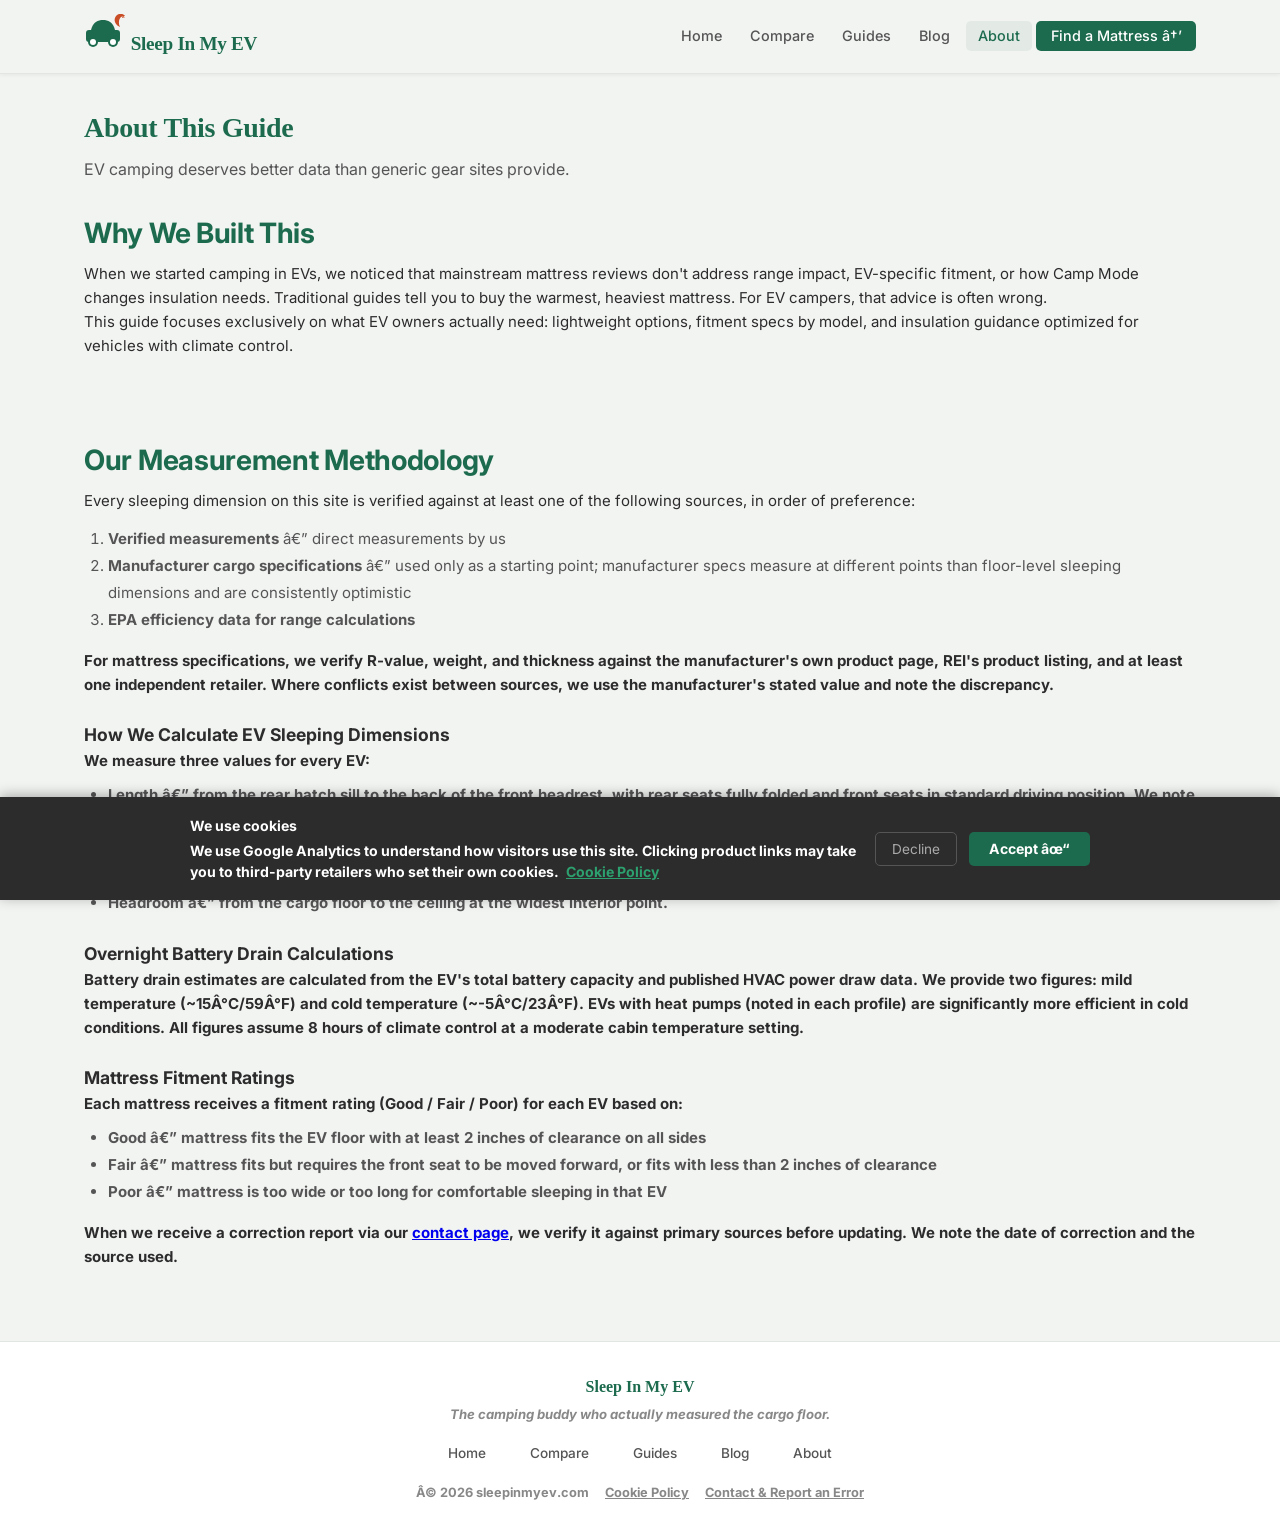
<file: about.html>
<!DOCTYPE html>
<html lang="en">
<head>
<!-- Google tag (gtag.js) -->
<script async src="https://www.googletagmanager.com/gtag/js?id=G-7FN0PS8WNR"></script>
<script>
  window.dataLayer = window.dataLayer || [];
  function gtag(){dataLayer.push(arguments);}
  gtag('js', new Date());

  gtag('config', 'G-7FN0PS8WNR');
</script
<meta charset="UTF-8">
<link rel="sitemap" type="application/xml" href="/sitemap.xml">
<link rel="icon" type="image/x-icon" href="/favicon.ico">
<link rel="icon" type="image/png" sizes="32x32" href="/favicon-32.png">
<link rel="icon" type="image/png" sizes="16x16" href="/favicon-16.png">
<link rel="apple-touch-icon" sizes="180x180" href="/apple-touch-icon.png">
<link rel="icon" type="image/svg+xml" href="/favicon.svg">
<meta name="viewport" content="width=device-width, initial-scale=1.0">
<title>About Sleep In My EV — How We Verify Our Data</title>
<meta name="description" content="How we research EV sleeping dimensions, verify mattress specs, and choose which products to list. Methodology, data sources, and affiliate disclosure.">
<link rel="canonical" href="https://sleepinmyev.com/about.html">
<meta property="og:title" content="About — Sleep In My EV">
<meta property="og:description" content="How we research EV sleeping dimensions, verify mattress specs, and choose which products to list. Methodology, data sources, and affiliate disclosure.">
<meta property="og:type" content="website">
<meta property="og:url" content="https://sleepinmyev.com/about.html">
<link href="https://fonts.googleapis.com/css2?family=Inter:wght@400;500;600;700&display=swap" rel="stylesheet">
<style>
*{margin:0;padding:0;box-sizing:border-box}
:root{
  /* Brand palette — Sleep In My EV */
  --primary:#1D6B4E;--primary-light:#2DA06F;--primary-bg:rgba(29,107,78,0.07);
  --accent:#C94E26;--accent-bg:rgba(201,78,38,0.08);
  --blue:#2a78d6;--blue-bg:rgba(42,120,214,0.08);
  --gold:#c48a00;--gold-bg:rgba(196,138,0,0.1);
  --sand:#F5EFE6;--sand-border:#E0D8CC;
  --text:#2C2C2C;--text2:#555;--text3:#888;
  --bg:#F2F4F2;--border:#E2E6E2;--white:#fff;
  --success:#1D6B4E;--success-bg:rgba(29,107,78,0.08);
  --warn:#8A5A00;--warn-bg:rgba(196,158,0,0.1);
  --danger:#7A2010;--danger-bg:rgba(201,78,38,0.08);
  --font-serif:'Georgia','Times New Roman',serif;
}
body{font-family:'Inter',sans-serif;color:var(--text);background:var(--bg);line-height:1.6;font-size:15px}

/* NAV */
header{background:var(--bg);border-bottom:1px solid var(--border);padding:.85rem 0;position:sticky;top:0;z-index:200;box-shadow:0 1px 4px rgba(0,0,0,.06)}
.nav-inner{max-width:1160px;margin:0 auto;padding:0 1.5rem;display:flex;justify-content:space-between;align-items:center}
.logo{font-size:1.25rem;font-weight:700;color:var(--primary);text-decoration:none;letter-spacing:-.3px}
.logo span{color:var(--accent)}
nav a{color:var(--text2);text-decoration:none;font-size:.9rem;font-weight:500;padding:.4rem .75rem;border-radius:5px;cursor:pointer;transition:.2s}
nav a:hover,nav a.active{background:var(--primary-bg);color:var(--primary)}
.nav-cta{background:var(--primary);color:#fff!important;border-radius:5px;padding:.4rem .9rem!important}
.nav-cta:hover{background:var(--primary-light)!important}

/* PAGES */
.page{display:none}.page.active{display:block}
.container{max-width:1160px;margin:0 auto;padding:0 1.5rem}
section{padding:2.5rem 0}
h2{font-size:1.75rem;color:var(--primary);margin-bottom:.4rem;letter-spacing:-.3px}
.section-sub{color:var(--text2);margin-bottom:1.75rem;font-size:1rem}

/* HERO */
.hero{padding:3.5rem 1.5rem;background:linear-gradient(135deg,#0c5c47 0%,#1a9e75 100%);color:#fff;text-align:center}
.hero h1{font-size:2.2rem;font-weight:700;margin-bottom:.75rem;letter-spacing:-.5px}
.hero p{font-size:1.1rem;opacity:.92;max-width:620px;margin:0 auto 1.75rem}
.hero-btns{display:flex;gap:1rem;justify-content:center;flex-wrap:wrap}
.btn{display:inline-block;padding:.8rem 1.6rem;border-radius:6px;font-weight:600;font-size:.95rem;cursor:pointer;border:none;transition:.2s}
.btn-primary{background:var(--accent);color:#fff}.btn-primary:hover{background:#c14b22;transform:translateY(-1px)}
.btn-outline{background:transparent;color:#fff;border:2px solid rgba(255,255,255,.7)}.btn-outline:hover{background:rgba(255,255,255,.1)}

/* STAT STRIP */
.stat-strip{display:grid;grid-template-columns:repeat(4,1fr);background:var(--bg);border-bottom:1px solid var(--border)}
.stat-item{padding:1.2rem 1.5rem;text-align:center}
.stat-num{font-size:1.6rem;font-weight:700;color:var(--primary)}
.stat-label{font-size:.8rem;color:var(--text3);text-transform:uppercase;letter-spacing:.5px;margin-top:.2rem}

/* BENEFITS */
.benefit-grid{display:grid;grid-template-columns:repeat(auto-fit,minmax(240px,1fr));gap:1.5rem}
.benefit-card{background:var(--bg);border-radius:8px;padding:1.75rem;border:1px solid var(--border)}
.benefit-icon{font-size:2rem;margin-bottom:.75rem}
.benefit-card h3{color:var(--primary);font-size:1.05rem;margin-bottom:.4rem}
.benefit-card p{color:var(--text2);font-size:.9rem}

/* QUICK CALC (Homepage) */
.quick-calc{background:var(--bg);border-radius:10px;padding:2rem;margin:1rem 0}
.calc-grid{display:grid;grid-template-columns:1fr 1fr;gap:2rem;margin-bottom:1.5rem}
@media(max-width:600px){.calc-grid{grid-template-columns:1fr}}
.form-group label{display:block;font-size:.82rem;font-weight:600;text-transform:uppercase;letter-spacing:.5px;color:var(--text2);margin-bottom:.5rem}
.form-group select,.form-group input{width:100%;padding:.7rem .9rem;border:1px solid var(--border);border-radius:5px;font-family:inherit;font-size:.95rem;background:#fff}
.form-group select:focus,.form-group input:focus{outline:none;border-color:var(--primary);box-shadow:0 0 0 3px var(--primary-bg)}
input[type=range]{-webkit-appearance:none;appearance:none;height:5px;background:var(--border);border-radius:3px;padding:0;border:none}
input[type=range]::-webkit-slider-thumb{-webkit-appearance:none;width:18px;height:18px;background:var(--primary);border-radius:50%;cursor:pointer;box-shadow:0 2px 4px rgba(0,0,0,.2)}
input[type=range]::-moz-range-thumb{width:18px;height:18px;background:var(--primary);border-radius:50%;cursor:pointer;border:none}
.result-box{background:var(--bg);border-left:4px solid var(--accent);border-radius:4px;padding:1.25rem 1.5rem;display:grid;grid-template-columns:auto 1fr;gap:1.5rem;align-items:center}
.result-big{font-size:2.2rem;font-weight:700;color:var(--accent);line-height:1}
.result-unit{font-size:.85rem;color:var(--text3);margin-top:.2rem}
.result-text{font-size:.9rem;color:var(--text2)}
.result-insight{background:var(--blue-bg);border-radius:5px;padding:.75rem 1rem;margin-top:.75rem;font-size:.85rem;color:var(--blue)}

/* FILTERS */
.filter-bar{background:var(--bg);border:1px solid var(--border);border-radius:8px;padding:1.25rem 1.5rem;margin-bottom:1.5rem;display:grid;grid-template-columns:repeat(auto-fit,minmax(170px,1fr));gap:1rem}
.filter-bar label{font-size:.78rem;font-weight:600;text-transform:uppercase;letter-spacing:.5px;color:var(--text3);margin-bottom:.35rem;display:block}
.filter-bar select{width:100%;padding:.6rem .75rem;border:1px solid var(--border);border-radius:5px;font-family:inherit;font-size:.88rem;background:#fff}

/* RESULTS META */
.results-meta{display:flex;justify-content:space-between;align-items:center;margin-bottom:1rem;font-size:.88rem;color:var(--text3)}
.results-count strong{color:var(--primary)}

/* TABLE */
.table-wrap{border:1px solid var(--border);border-radius:8px;overflow:hidden;overflow-x:auto;margin-bottom:2rem}
table{width:100%;border-collapse:collapse;background:var(--bg);min-width:900px}
thead tr{background:var(--bg)}
th{padding:.85rem 1rem;text-align:left;font-size:.78rem;font-weight:600;text-transform:uppercase;letter-spacing:.5px;color:var(--text3);border-bottom:2px solid var(--border);white-space:nowrap;cursor:pointer;user-select:none}
th:hover{color:var(--primary)}
th .sort-icon{margin-left:.3rem;opacity:.4}
td{padding:.9rem 1rem;border-bottom:1px solid var(--border);vertical-align:middle}
tr:last-child td{border-bottom:none}
tr:hover td{background:rgba(15,110,86,.03)}
.product-name{font-weight:600;font-size:.95rem}
.product-brand{font-size:.78rem;color:var(--text3);margin-top:.1rem}
.price-val{font-weight:700;color:var(--accent);font-size:1rem}
.weight-val{font-weight:500}
.rval{display:inline-block;padding:.2rem .6rem;border-radius:4px;font-size:.8rem;font-weight:600}
.rv-low{background:var(--blue-bg);color:var(--blue)}
.rv-mid{background:var(--gold-bg);color:var(--gold)}
.rv-high{background:var(--success-bg);color:var(--success)}
.fit-badge{display:inline-block;padding:.2rem .6rem;border-radius:4px;font-size:.75rem;font-weight:600;white-space:nowrap}
.fit-good{background:var(--success-bg);color:var(--success)}
.fit-fair{background:var(--warn-bg);color:var(--warn)}
.fit-poor{background:var(--danger-bg);color:var(--danger)}
.type-tag{display:inline-block;padding:.2rem .6rem;border-radius:4px;font-size:.75rem;font-weight:600;background:var(--primary-bg);color:var(--primary)}
.ev-badge{display:inline-block;background:var(--accent-bg);color:var(--accent);padding:.15rem .5rem;border-radius:3px;font-size:.7rem;font-weight:700;margin-top:.3rem}
.range-bar-wrap{display:flex;align-items:center;gap:.5rem}
.range-mini{font-size:.8rem;font-weight:600;color:var(--primary);white-space:nowrap}
.range-bar{width:60px;height:6px;background:var(--border);border-radius:3px;overflow:hidden}
.range-bar-fill{height:100%;background:var(--primary);border-radius:3px}
.stars{color:#f5b800;font-size:.85rem;letter-spacing:1px}

/* PRODUCT DETAIL PANEL */
.detail-panel{display:none;background:var(--bg);border:1px solid var(--border);border-radius:8px;padding:1.75rem;margin-bottom:1.5rem;position:relative}
.detail-panel.active{display:grid;grid-template-columns:1fr 1fr;gap:2rem}
.close-btn{position:absolute;top:1rem;right:1rem;background:none;border:none;font-size:1.3rem;cursor:pointer;color:var(--text3)}
.detail-specs{display:grid;grid-template-columns:1fr 1fr;gap:.5rem .75rem}
.spec-row{display:flex;justify-content:space-between;padding:.4rem 0;border-bottom:1px solid var(--border);font-size:.88rem}
.spec-row:last-child{border:none}
.spec-k{color:var(--text3)}
.spec-v{font-weight:600}
.pro-con{margin-top:1rem}
.pro-con h4{font-size:.85rem;font-weight:600;text-transform:uppercase;letter-spacing:.5px;color:var(--text3);margin-bottom:.5rem}
.pro-con li{font-size:.88rem;margin-bottom:.3rem;padding-left:1rem;position:relative}
.pro-con li::before{position:absolute;left:0;font-weight:700}
.pros li::before{content:"✓";color:var(--success)}
.cons li::before{content:"✗";color:var(--danger)}
.ev-note-box{background:var(--accent-bg);border-left:3px solid var(--accent);border-radius:4px;padding:.9rem 1rem;margin-top:1rem;font-size:.88rem;color:var(--text)}
.ev-note-box strong{color:var(--accent)}
.buy-btn{display:block;background:var(--accent);color:#fff;text-align:center;padding:.75rem;border-radius:5px;font-weight:600;text-decoration:none;margin-top:1rem;font-size:.9rem}
.buy-btn:hover{background:#c14b22}
@media(max-width:700px){.detail-panel.active{grid-template-columns:1fr}}

/* TABS */
.tabs{display:flex;gap:0;border-bottom:2px solid var(--border);margin-bottom:2rem;overflow-x:auto}
.tab-btn{padding:.85rem 1.4rem;border:none;background:none;cursor:pointer;font-weight:600;font-size:.9rem;color:var(--text3);border-bottom:3px solid transparent;margin-bottom:-2px;white-space:nowrap;transition:.2s}
.tab-btn.active{color:var(--primary);border-bottom-color:var(--primary)}
.tab-btn:hover{color:var(--primary)}
.tab-pane{display:none}.tab-pane.active{display:block}

/* TYPE CARDS */
.type-cards{display:grid;grid-template-columns:repeat(auto-fit,minmax(260px,1fr));gap:1.5rem}
.type-card{background:var(--bg);border:1px solid var(--border);border-radius:8px;padding:1.75rem}
.type-card h3{color:var(--primary);font-size:1.05rem;margin-bottom:1rem}
.type-badge{display:inline-block;padding:.25rem .75rem;border-radius:4px;font-size:.75rem;font-weight:700;margin-bottom:.75rem}
.badge-green{background:var(--success-bg);color:var(--success)}
.badge-blue{background:var(--blue-bg);color:var(--blue)}
.badge-gold{background:var(--gold-bg);color:var(--gold)}
.spec-line{display:flex;justify-content:space-between;font-size:.87rem;padding:.35rem 0;border-bottom:1px solid var(--border)}
.spec-line:last-child{border:none}
.comfort-bar{margin-top:1rem}
.comfort-bar label{font-size:.78rem;color:var(--text3);text-transform:uppercase;letter-spacing:.4px;font-weight:600}
.bar-track{background:var(--border);border-radius:3px;height:8px;margin-top:.35rem;overflow:hidden}
.bar-fill{height:100%;border-radius:3px;background:linear-gradient(90deg,var(--primary),var(--primary-light))}

/* R-VALUE GUIDE */
.rv-scale{display:grid;gap:.75rem;margin:1.5rem 0}
.rv-row{display:flex;align-items:center;gap:1rem;padding:.75rem 1rem;background:var(--bg);border:1px solid var(--border);border-radius:6px}
.rv-chip{min-width:56px;text-align:center;padding:.3rem .5rem;border-radius:4px;font-weight:700;font-size:.9rem}
.rv-desc{flex:1;font-size:.9rem}
.rv-ev-note{font-size:.8rem;color:var(--primary);margin-top:.2rem;font-weight:500}
.insight-box{background:var(--primary-bg);border-left:3px solid var(--primary);border-radius:5px;padding:1.25rem 1.5rem;margin-top:1.5rem}
.insight-box h4{color:var(--primary);margin-bottom:.4rem}
.insight-box p{font-size:.9rem;color:var(--text2)}

/* FULL RANGE CALC */
.full-calc{background:var(--bg);border-radius:10px;padding:2rem;margin:1rem 0}
.full-calc-grid{display:grid;grid-template-columns:1fr 1fr;gap:2rem}
@media(max-width:600px){.full-calc-grid{grid-template-columns:1fr}}
.result-grid{display:grid;grid-template-columns:repeat(3,1fr);gap:1rem;margin-top:1.5rem}
.result-card{background:var(--bg);border:1px solid var(--border);border-radius:6px;padding:1.1rem;text-align:center}
.result-card .num{font-size:1.5rem;font-weight:700}
.result-card .lbl{font-size:.78rem;color:var(--text3);text-transform:uppercase;letter-spacing:.4px;margin-top:.2rem}
.rc-green .num{color:var(--success)}
.rc-orange .num{color:var(--warn)}
.rc-red .num{color:var(--accent)}
.context-bar{background:var(--bg);border:1px solid var(--border);border-radius:6px;padding:1.1rem 1.5rem;margin-top:1rem}
.context-bar h4{font-size:.85rem;font-weight:600;color:var(--text2);margin-bottom:.75rem}
.context-rows{display:grid;gap:.5rem}
.context-row{display:flex;align-items:center;gap:.75rem;font-size:.85rem}
.ctx-label{min-width:160px;color:var(--text2)}
.ctx-bar-wrap{flex:1;background:var(--border);border-radius:3px;height:8px}
.ctx-bar-inner{height:100%;border-radius:3px}
.ctx-pct{min-width:42px;text-align:right;font-weight:600;font-size:.82rem}

/* ABOUT */
.about-section{background:var(--bg);border-radius:8px;padding:1.75rem;margin-bottom:1.5rem}
.about-section h3{color:var(--primary);margin-bottom:.75rem}
.about-section p,.about-section li{color:var(--text2);font-size:.95rem;margin-bottom:.5rem}
.about-section ul{margin-left:1.25rem}

/* FOOTER */
footer{background:var(--bg);border-top:1px solid var(--border);padding:1.5rem;text-align:center;font-size:.82rem;color:var(--text3);margin-top:3rem}

/* RESPONSIVE */

.hamburger{display:none;flex-direction:column;gap:5px;cursor:pointer;padding:.4rem;border:none;background:transparent;z-index:210}
.hamburger span{display:block;width:24px;height:2px;background:var(--text);border-radius:2px;transition:.25s}
.hamburger.open span:nth-child(1){transform:translateY(7px) rotate(45deg)}
.hamburger.open span:nth-child(2){opacity:0}
.hamburger.open span:nth-child(3){transform:translateY(-7px) rotate(-45deg)}
.mobile-menu{display:none;position:absolute;top:100%;left:0;right:0;background:#fff;border-bottom:2px solid var(--primary);box-shadow:0 4px 16px rgba(0,0,0,.12);z-index:200;padding:.75rem 1.5rem 1rem;flex-direction:column;gap:.25rem}
.mobile-menu.open{display:flex}
.mobile-menu a{color:var(--text2);text-decoration:none;font-size:1rem;font-weight:500;padding:.65rem .5rem;border-bottom:1px solid var(--border)}
.mobile-menu a:last-child{border-bottom:none}
.mobile-menu .nav-cta{background:var(--primary);color:#fff!important;border-radius:6px;padding:.75rem 1rem;text-align:center;margin-top:.25rem;border:none}
@media(max-width:768px){
  .hamburger{display:flex}
  
  nav a:not(.nav-cta){display:none}
.hero h1{font-size:1.6rem}
  .stat-strip{grid-template-columns:repeat(2,1fr)}
  
  
  
  
  
  
  
  
  
  
  nav a:not(.nav-cta){display:none}
  h2{font-size:1.4rem}
}

footer{background:#fff;border-top:1px solid var(--border);padding:2rem 1.5rem;margin-top:2rem}
.footer-inner{max-width:900px;margin:0 auto;display:flex;flex-direction:column;align-items:center;gap:.75rem;text-align:center}
.footer-brand{display:flex;flex-direction:column;align-items:center;gap:.25rem}
.footer-logo{font-family:var(--font-serif);font-size:1rem;font-weight:700;color:var(--primary)}
.footer-tagline{font-size:.82rem;color:var(--text3);font-style:italic}
.footer-nav{display:flex;flex-wrap:wrap;justify-content:center;gap:.5rem 1.25rem}
.footer-nav a{font-size:.85rem;color:var(--text2);text-decoration:none;font-weight:500}
.footer-nav a:hover{color:var(--primary)}
.footer-legal{display:flex;flex-wrap:wrap;justify-content:center;gap:.5rem 1rem;font-size:.8rem;color:var(--text3)}
.footer-legal a{color:var(--text3);text-decoration:underline}
.footer-legal a:hover{color:var(--primary)}

</style>
<meta property="og:image" content="https://sleepinmyev.com/og-image.svg">
<meta property="og:image:width" content="1200">
<meta property="og:image:height" content="630">
<meta name="twitter:card" content="summary_large_image">
<meta name="twitter:image" content="https://sleepinmyev.com/og-image.svg">
<script type="application/ld+json">
{
  "@context": "https://schema.org",
  "@type": "Organization",
  "name": "Sleep In My EV",
  "url": "https://sleepinmyev.com",
  "description": "Verified sleeping dimensions for 29 EVs. Real mattress specs, R-values, weight and EV fitment ratings for EV campers.",
  "contactPoint": {
    "@type": "ContactPoint",
    "contactType": "customer support",
    "email": "hello@sleepinmyev.com",
    "url": "https://sleepinmyev.com/contact.html"
  },
  "sameAs": []
}
</script>
</head>
<body>
<header>
  <div class="nav-inner">
    <a class="logo" href="index.html">
      <svg width="42" height="36" viewBox="0 0 42 36" fill="none" xmlns="http://www.w3.org/2000/svg" aria-hidden="true">
        <rect x="2" y="16" width="34" height="12" rx="3" fill="#1D6B4E"/>
        <path d="M7 16 C9 8 14 6 19 6 C24 6 29 8 31 16Z" fill="#1D6B4E"/>
        <circle cx="9" cy="28" r="5" fill="#1D6B4E"/><circle cx="9" cy="28" r="3" fill="white"/>
        <circle cx="29" cy="28" r="5" fill="#1D6B4E"/><circle cx="29" cy="28" r="3" fill="white"/>
        <path d="M37 3 C35 5 34 9 36 13 C31 11 29 6 32 2 C34.5 -1 39 -1 41 2 C39.5 2.5 37.5 2.5 37 3Z" fill="#C94E26"/>
        <text x="38" y="4" font-family="Georgia,serif" font-size="6" fill="#C94E26" font-weight="700">z</text>
      </svg>
      <span style="font-family:var(--font-serif);font-size:1.2rem;font-weight:700;color:var(--primary);letter-spacing:-0.3px">Sleep In My EV</span>
    </a>
    <nav>
      <a href="index.html"       data-page="index.html"   >Home</a>
      <a href="compare.html"     data-page="compare.html" >Compare</a>
      <a href="guides.html"      data-page="guides.html"  >Guides</a>
      <a href="blog/blog-index.html"  data-page="blog"         >Blog</a>
      <a href="about.html"       data-page="about.html"   class='active'>About</a>
      <a class="nav-cta" href="compare.html">Find a Mattress →</a>
    </nav>
    <button class="hamburger" id="hamburger" onclick="toggleMobileMenu()" aria-label="Toggle menu">
      <span></span><span></span><span></span>
    </button>
  </div>
  <div class="mobile-menu" id="mobile-menu"></div>
</header>

<div class="container">
    <section style="padding-top:2rem">
      <h2 style="font-family:var(--font-serif)">About This Guide</h2>
      <p class="section-sub">EV camping deserves better data than generic gear sites provide.</p>
 
        <h2>Why We Built This</h2>
        <p>When we started camping in EVs, we noticed that mainstream mattress reviews don't address range impact, EV-specific fitment, or how Camp Mode changes insulation needs. Traditional guides tell you to buy the warmest, heaviest mattress. For EV campers, that advice is often wrong.</p>
        <p>This guide focuses exclusively on what EV owners actually need: lightweight options, fitment specs by model, and insulation guidance optimized for vehicles with climate control.</p> 
  </section>
  <section id="methodology" aria-labelledby="methodology-heading">
    <h2 id="methodology-heading">Our Measurement Methodology</h2>
    <p>Every sleeping dimension on this site is verified against at least one of the following sources, in order of preference:</p>

    <ol style="margin:.75rem 0 1rem 1.5rem;color:var(--text2);line-height:1.8">
      <li><strong>Verified measurements</strong> — direct measurements by us</li>
      <li><strong>Manufacturer cargo specifications</strong> — used only as a starting point; manufacturer specs measure at different points than floor-level sleeping dimensions and are consistently optimistic</li>
       <li><strong>EPA efficiency data for range calculations<strong></li>
     </ol>

    <p>For mattress specifications, we verify R-value, weight, and thickness against the manufacturer's own product page, REI's product listing, and at least one independent retailer. Where conflicts exist between sources, we use the manufacturer's stated value and note the discrepancy.</p>

    <h3 style="margin-top:1.5rem">How We Calculate EV Sleeping Dimensions</h3>
    <p>We measure three values for every EV:</p>
    <ul style="margin:.5rem 0 1rem 1.5rem;color:var(--text2);line-height:1.8">
      <li><strong>Length</strong> — from the rear hatch sill to the back of the front headrest, with rear seats fully folded and front seats in standard driving position. We note separately the extended length achievable by pushing the front passenger seat forward.</li>
      <li><strong>Width</strong> — measured at the narrowest usable point, which is almost always at the rear wheel arches — not at the cargo opening, which is consistently wider. This is the critical number for mattress selection.</li>
      <li><strong>Headroom</strong> — from the cargo floor to the ceiling at the widest interior point.</li>
    </ul>

    <h3 style="margin-top:1.5rem">Overnight Battery Drain Calculations</h3>
    <p>Battery drain estimates are calculated from the EV's total battery capacity and published HVAC power draw data. We provide two figures: mild temperature (~15°C/59°F) and cold temperature (~-5°C/23°F). EVs with heat pumps (noted in each profile) are significantly more efficient in cold conditions. All figures assume 8 hours of climate control at a moderate cabin temperature setting.</p>

    <h3 style="margin-top:1.5rem">Mattress Fitment Ratings</h3>
    <p>Each mattress receives a fitment rating (Good / Fair / Poor) for each EV based on:</p>
    <ul style="margin:.5rem 0 1rem 1.5rem;color:var(--text2);line-height:1.8">
      <li><strong>Good</strong> — mattress fits the EV floor with at least 2 inches of clearance on all sides</li>
      <li><strong>Fair</strong> — mattress fits but requires the front seat to be moved forward, or fits with less than 2 inches of clearance</li>
      <li><strong>Poor</strong> — mattress is too wide or too long for comfortable sleeping in that EV</li>
    </ul>

    <p>When we receive a correction report via our <a href="contact.html">contact page</a>, we verify it against primary sources before updating. We note the date of correction and the source used.</p>
  </section>
  </div>

<footer>
  <div class="footer-inner">
    <div class="footer-brand">
      <span class="footer-logo">Sleep In My EV</span>
      <span class="footer-tagline">The camping buddy who actually measured the cargo floor.</span>
    </div>
    <nav class="footer-nav">
      <a href="index.html">Home</a>
      <a href="compare.html">Compare</a>
      <a href="guides.html">Guides</a>
      <a href="blog/blog-index.html">Blog</a>
      <a href="about.html">About</a>
    </nav>
    <div class="footer-legal">
      <span>© 2026 sleepinmyev.com</span>
      <a href="cookies.html">Cookie Policy</a>
      <a href="contact.html">Contact & Report an Error</a>
    </div>
  </div>
</footer>



<script src="js/data.js"></script>
<script src="js/shared.js"></script>
<script></script>



<script>
document.addEventListener('DOMContentLoaded', function(){
  var path = window.location.pathname.split('/').pop() || 'index.html';
  document.querySelectorAll('nav a[data-page]').forEach(function(a){
    if(a.getAttribute('data-page') === path) a.classList.add('active');
  });
});
</script>

<!-- Cookie consent banner -->
<div id="cookie-banner" style="display:none;position:fixed;bottom:0;left:0;right:0;background:#2C2C2C;color:#fff;z-index:9999;padding:1.1rem 1.5rem;box-shadow:0 -2px 12px rgba(0,0,0,.3)">
  <div style="max-width:900px;margin:0 auto;display:flex;align-items:center;justify-content:space-between;gap:1rem;flex-wrap:wrap">
    <div style="flex:1;min-width:220px;font-size:.88rem;line-height:1.5">
      <strong style="display:block;margin-bottom:.25rem">We use cookies</strong>
      We use Google Analytics to understand how visitors use this site. Clicking product links may take you to third-party retailers who set their own cookies.
      <a href="cookies.html" style="color:#2DA06F;text-decoration:underline;margin-left:.25rem">Cookie Policy</a>
    </div>
    <div style="display:flex;gap:.75rem;flex-shrink:0">
      <button onclick="rejectCookies()" style="background:transparent;color:#aaa;border:1px solid #555;border-radius:5px;padding:.5rem 1rem;font-size:.85rem;cursor:pointer;font-family:inherit">Decline</button>
      <button onclick="acceptCookies()" style="background:#1D6B4E;color:#fff;border:none;border-radius:5px;padding:.5rem 1.25rem;font-weight:700;cursor:pointer;font-size:.88rem;font-family:inherit">Accept ✓</button>
    </div>
  </div>
</div>
<script>
(function(){
  var consent = localStorage.getItem('cookie-consent');
  if(!consent){
    var b = document.getElementById('cookie-banner');
    if(b) b.style.display = 'block';
  } else if(consent === 'accepted'){
    loadGA();
  }
})();
function loadGA(){
  if(window._gaLoaded) return;
  window._gaLoaded = true;
  var s = document.createElement('script');
  s.src = 'https://www.googletagmanager.com/gtag/js?id=G-7FN0PS8WNR';
  s.async = true;
  document.head.appendChild(s);
  window.dataLayer = window.dataLayer || [];
  function gtag(){dataLayer.push(arguments);}
  window.gtag = gtag;
  gtag('js', new Date());
  gtag('config', 'G-7FN0PS8WNR');
}
function acceptCookies(){
  localStorage.setItem('cookie-consent','accepted');
  document.getElementById('cookie-banner').style.display='none';
  loadGA();
}
function rejectCookies(){
  localStorage.setItem('cookie-consent','rejected');
  document.getElementById('cookie-banner').style.display='none';
}
</script>
<script>
function toggleMobileMenu(){
  var btn=document.getElementById('hamburger');
  var menu=document.getElementById('mobile-menu');
  if(!btn||!menu) return;
  var isOpen=menu.classList.contains('open');
  btn.classList.toggle('open',!isOpen);
  menu.classList.toggle('open',!isOpen);
}
// Close menu when a link is clicked
document.addEventListener('DOMContentLoaded',function(){
  var menu=document.getElementById('mobile-menu');
  if(!menu) return;
  // Clone nav links into mobile menu
  var navLinks=document.querySelectorAll('header nav a');
  navLinks.forEach(function(a){
    var clone=a.cloneNode(true);
    menu.appendChild(clone);
  });
  // Close on link click
  menu.querySelectorAll('a').forEach(function(a){
    a.addEventListener('click',function(){
      document.getElementById('mobile-menu').classList.remove('open');
      document.getElementById('hamburger').classList.remove('open');
    });
  });
  // Close on outside click
  document.addEventListener('click',function(e){
    var h=document.getElementById('hamburger');
    var m=document.getElementById('mobile-menu');
    if(h&&m&&!h.contains(e.target)&&!m.contains(e.target)){
      h.classList.remove('open');
      m.classList.remove('open');
    }
  });
});</script>
</body>
</html>
</file>
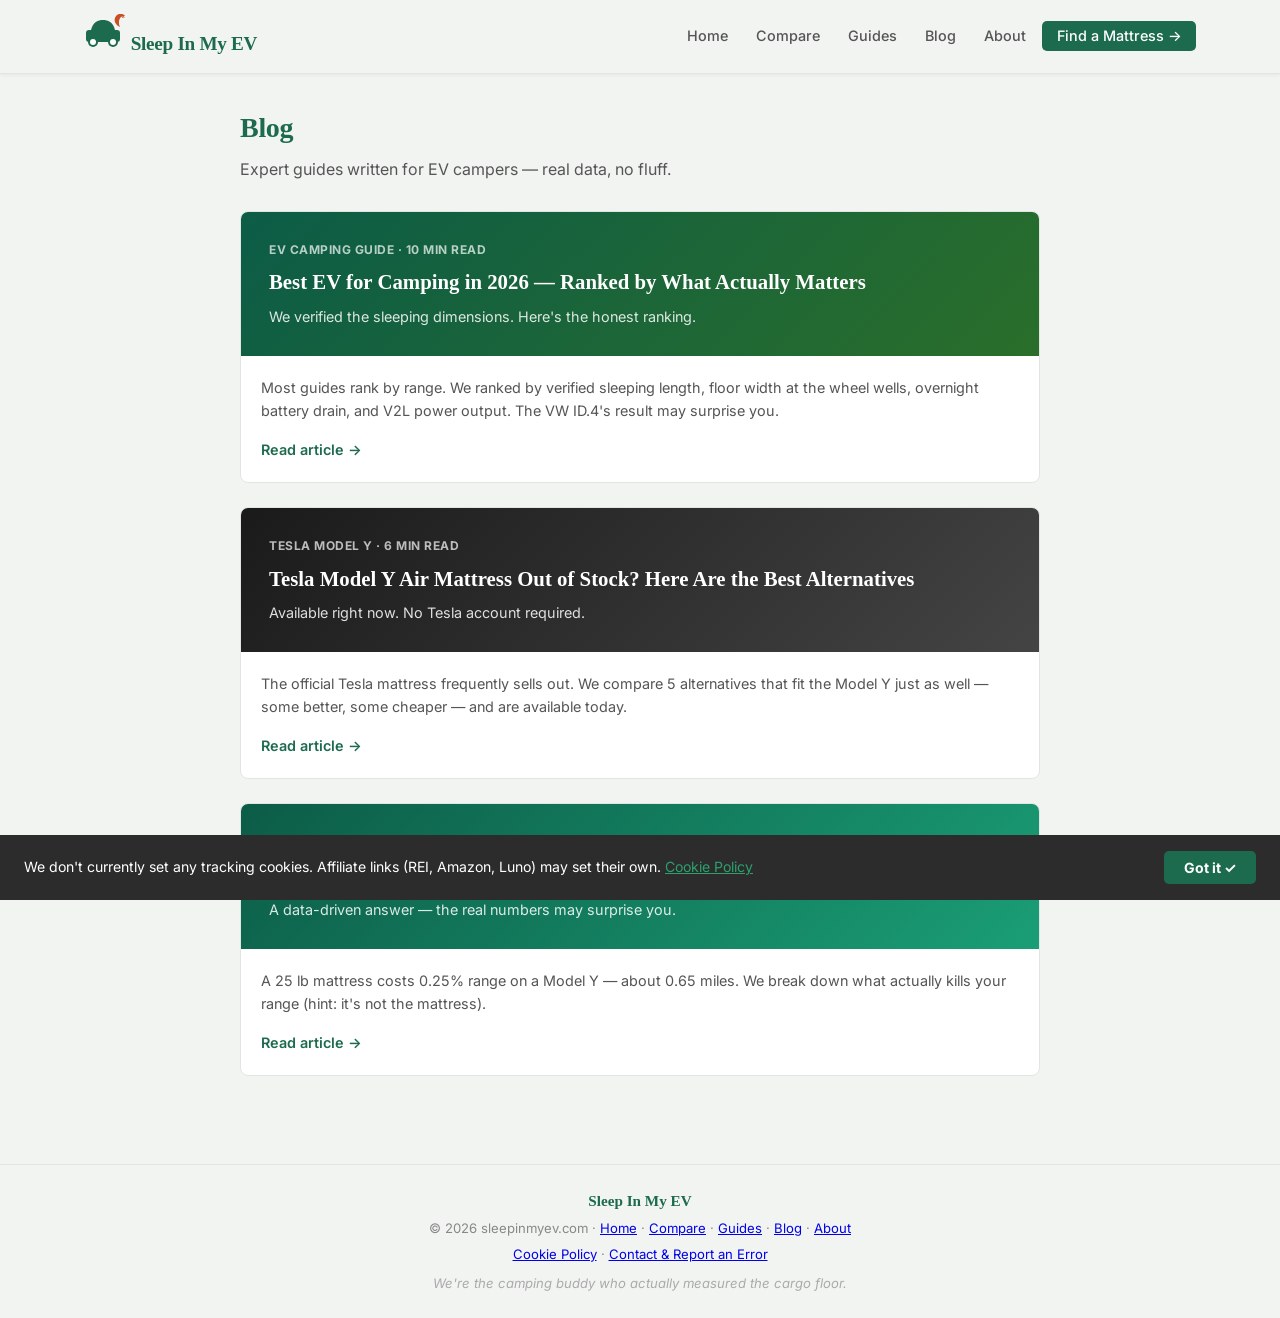
<file: blog-index.html>
<!DOCTYPE html>
<html lang="en">
<head>
<meta charset="UTF-8">
<meta name="viewport" content="width=device-width, initial-scale=1.0">
<title>Blog — EV Camping Guides | Sleep In My EV</title>
<meta name="description" content="Expert guides on EV camping mattresses, range impact, and sleeping setup tips. Data-driven articles for Tesla, Kia, Hyundai, Rivian and more EV owners.">
<link rel="canonical" href="https://sleepinmyev.com/blog/">
<meta property="og:title" content="Blog — EV Camping Guides | Sleep In My EV">
<meta property="og:description" content="Expert guides on EV camping mattresses, range impact, and sleeping setup tips. Data-driven articles for Tesla, Kia, Hyundai, Rivian and more EV owners.">
<meta property="og:type" content="article">
<meta property="og:url" content="https://sleepinmyev.com/blog/">
<link href="https://fonts.googleapis.com/css2?family=Inter:wght@400;500;600;700&display=swap" rel="stylesheet">
<style>
*{margin:0;padding:0;box-sizing:border-box}
:root{
  /* Brand palette — Sleep In My EV */
  --primary:#1D6B4E;--primary-light:#2DA06F;--primary-bg:rgba(29,107,78,0.07);
  --accent:#C94E26;--accent-bg:rgba(201,78,38,0.08);
  --blue:#2a78d6;--blue-bg:rgba(42,120,214,0.08);
  --gold:#c48a00;--gold-bg:rgba(196,138,0,0.1);
  --sand:#F5EFE6;--sand-border:#E0D8CC;
  --text:#2C2C2C;--text2:#555;--text3:#888;
  --bg:#F2F4F2;--border:#E2E6E2;--white:#fff;
  --success:#1D6B4E;--success-bg:rgba(29,107,78,0.08);
  --warn:#8A5A00;--warn-bg:rgba(196,158,0,0.1);
  --danger:#7A2010;--danger-bg:rgba(201,78,38,0.08);
  --font-serif:'Georgia','Times New Roman',serif;
}
body{font-family:'Inter',sans-serif;color:var(--text);background:var(--bg);line-height:1.6;font-size:15px}

/* NAV */
header{background:var(--bg);border-bottom:1px solid var(--border);padding:.85rem 0;position:sticky;top:0;z-index:200;box-shadow:0 1px 4px rgba(0,0,0,.06)}
.nav-inner{max-width:1160px;margin:0 auto;padding:0 1.5rem;display:flex;justify-content:space-between;align-items:center}
.logo{font-size:1.25rem;font-weight:700;color:var(--primary);text-decoration:none;letter-spacing:-.3px}
.logo span{color:var(--accent)}
nav a{color:var(--text2);text-decoration:none;font-size:.9rem;font-weight:500;padding:.4rem .75rem;border-radius:5px;cursor:pointer;transition:.2s}
nav a:hover,nav a.active{background:var(--primary-bg);color:var(--primary)}
.nav-cta{background:var(--primary);color:#fff!important;border-radius:5px;padding:.4rem .9rem!important}
.nav-cta:hover{background:var(--primary-light)!important}

/* PAGES */
.page{display:none}.page.active{display:block}
.container{max-width:1160px;margin:0 auto;padding:0 1.5rem}
section{padding:2.5rem 0}
h2{font-size:1.75rem;color:var(--primary);margin-bottom:.4rem;letter-spacing:-.3px}
.section-sub{color:var(--text2);margin-bottom:1.75rem;font-size:1rem}

/* HERO */
.hero{padding:3.5rem 1.5rem;background:linear-gradient(135deg,#0c5c47 0%,#1a9e75 100%);color:#fff;text-align:center}
.hero h1{font-size:2.2rem;font-weight:700;margin-bottom:.75rem;letter-spacing:-.5px}
.hero p{font-size:1.1rem;opacity:.92;max-width:620px;margin:0 auto 1.75rem}
.hero-btns{display:flex;gap:1rem;justify-content:center;flex-wrap:wrap}
.btn{display:inline-block;padding:.8rem 1.6rem;border-radius:6px;font-weight:600;font-size:.95rem;cursor:pointer;border:none;transition:.2s}
.btn-primary{background:var(--accent);color:#fff}.btn-primary:hover{background:#c14b22;transform:translateY(-1px)}
.btn-outline{background:transparent;color:#fff;border:2px solid rgba(255,255,255,.7)}.btn-outline:hover{background:rgba(255,255,255,.1)}

/* STAT STRIP */
.stat-strip{display:grid;grid-template-columns:repeat(4,1fr);background:var(--bg);border-bottom:1px solid var(--border)}
.stat-item{padding:1.2rem 1.5rem;text-align:center}
.stat-num{font-size:1.6rem;font-weight:700;color:var(--primary)}
.stat-label{font-size:.8rem;color:var(--text3);text-transform:uppercase;letter-spacing:.5px;margin-top:.2rem}

/* BENEFITS */
.benefit-grid{display:grid;grid-template-columns:repeat(auto-fit,minmax(240px,1fr));gap:1.5rem}
.benefit-card{background:var(--bg);border-radius:8px;padding:1.75rem;border:1px solid var(--border)}
.benefit-icon{font-size:2rem;margin-bottom:.75rem}
.benefit-card h3{color:var(--primary);font-size:1.05rem;margin-bottom:.4rem}
.benefit-card p{color:var(--text2);font-size:.9rem}

/* QUICK CALC (Homepage) */
.quick-calc{background:var(--bg);border-radius:10px;padding:2rem;margin:1rem 0}
.calc-grid{display:grid;grid-template-columns:1fr 1fr;gap:2rem;margin-bottom:1.5rem}
@media(max-width:600px){.calc-grid{grid-template-columns:1fr}}
.form-group label{display:block;font-size:.82rem;font-weight:600;text-transform:uppercase;letter-spacing:.5px;color:var(--text2);margin-bottom:.5rem}
.form-group select,.form-group input{width:100%;padding:.7rem .9rem;border:1px solid var(--border);border-radius:5px;font-family:inherit;font-size:.95rem;background:#fff}
.form-group select:focus,.form-group input:focus{outline:none;border-color:var(--primary);box-shadow:0 0 0 3px var(--primary-bg)}
input[type=range]{-webkit-appearance:none;appearance:none;height:5px;background:var(--border);border-radius:3px;padding:0;border:none}
input[type=range]::-webkit-slider-thumb{-webkit-appearance:none;width:18px;height:18px;background:var(--primary);border-radius:50%;cursor:pointer;box-shadow:0 2px 4px rgba(0,0,0,.2)}
input[type=range]::-moz-range-thumb{width:18px;height:18px;background:var(--primary);border-radius:50%;cursor:pointer;border:none}
.result-box{background:var(--bg);border-left:4px solid var(--accent);border-radius:4px;padding:1.25rem 1.5rem;display:grid;grid-template-columns:auto 1fr;gap:1.5rem;align-items:center}
.result-big{font-size:2.2rem;font-weight:700;color:var(--accent);line-height:1}
.result-unit{font-size:.85rem;color:var(--text3);margin-top:.2rem}
.result-text{font-size:.9rem;color:var(--text2)}
.result-insight{background:var(--blue-bg);border-radius:5px;padding:.75rem 1rem;margin-top:.75rem;font-size:.85rem;color:var(--blue)}

/* FILTERS */
.filter-bar{background:var(--bg);border:1px solid var(--border);border-radius:8px;padding:1.25rem 1.5rem;margin-bottom:1.5rem;display:grid;grid-template-columns:repeat(auto-fit,minmax(170px,1fr));gap:1rem}
.filter-bar label{font-size:.78rem;font-weight:600;text-transform:uppercase;letter-spacing:.5px;color:var(--text3);margin-bottom:.35rem;display:block}
.filter-bar select{width:100%;padding:.6rem .75rem;border:1px solid var(--border);border-radius:5px;font-family:inherit;font-size:.88rem;background:#fff}

/* RESULTS META */
.results-meta{display:flex;justify-content:space-between;align-items:center;margin-bottom:1rem;font-size:.88rem;color:var(--text3)}
.results-count strong{color:var(--primary)}

/* TABLE */
.table-wrap{border:1px solid var(--border);border-radius:8px;overflow:hidden;overflow-x:auto;margin-bottom:2rem}
table{width:100%;border-collapse:collapse;background:var(--bg);min-width:900px}
thead tr{background:var(--bg)}
th{padding:.85rem 1rem;text-align:left;font-size:.78rem;font-weight:600;text-transform:uppercase;letter-spacing:.5px;color:var(--text3);border-bottom:2px solid var(--border);white-space:nowrap;cursor:pointer;user-select:none}
th:hover{color:var(--primary)}
th .sort-icon{margin-left:.3rem;opacity:.4}
td{padding:.9rem 1rem;border-bottom:1px solid var(--border);vertical-align:middle}
tr:last-child td{border-bottom:none}
tr:hover td{background:rgba(15,110,86,.03)}
.product-name{font-weight:600;font-size:.95rem}
.product-brand{font-size:.78rem;color:var(--text3);margin-top:.1rem}
.price-val{font-weight:700;color:var(--accent);font-size:1rem}
.weight-val{font-weight:500}
.rval{display:inline-block;padding:.2rem .6rem;border-radius:4px;font-size:.8rem;font-weight:600}
.rv-low{background:var(--blue-bg);color:var(--blue)}
.rv-mid{background:var(--gold-bg);color:var(--gold)}
.rv-high{background:var(--success-bg);color:var(--success)}
.fit-badge{display:inline-block;padding:.2rem .6rem;border-radius:4px;font-size:.75rem;font-weight:600;white-space:nowrap}
.fit-good{background:var(--success-bg);color:var(--success)}
.fit-fair{background:var(--warn-bg);color:var(--warn)}
.fit-poor{background:var(--danger-bg);color:var(--danger)}
.type-tag{display:inline-block;padding:.2rem .6rem;border-radius:4px;font-size:.75rem;font-weight:600;background:var(--primary-bg);color:var(--primary)}
.ev-badge{display:inline-block;background:var(--accent-bg);color:var(--accent);padding:.15rem .5rem;border-radius:3px;font-size:.7rem;font-weight:700;margin-top:.3rem}
.range-bar-wrap{display:flex;align-items:center;gap:.5rem}
.range-mini{font-size:.8rem;font-weight:600;color:var(--primary);white-space:nowrap}
.range-bar{width:60px;height:6px;background:var(--border);border-radius:3px;overflow:hidden}
.range-bar-fill{height:100%;background:var(--primary);border-radius:3px}
.stars{color:#f5b800;font-size:.85rem;letter-spacing:1px}

/* PRODUCT DETAIL PANEL */
.detail-panel{display:none;background:var(--bg);border:1px solid var(--border);border-radius:8px;padding:1.75rem;margin-bottom:1.5rem;position:relative}
.detail-panel.active{display:grid;grid-template-columns:1fr 1fr;gap:2rem}
.close-btn{position:absolute;top:1rem;right:1rem;background:none;border:none;font-size:1.3rem;cursor:pointer;color:var(--text3)}
.detail-specs{display:grid;grid-template-columns:1fr 1fr;gap:.5rem .75rem}
.spec-row{display:flex;justify-content:space-between;padding:.4rem 0;border-bottom:1px solid var(--border);font-size:.88rem}
.spec-row:last-child{border:none}
.spec-k{color:var(--text3)}
.spec-v{font-weight:600}
.pro-con{margin-top:1rem}
.pro-con h4{font-size:.85rem;font-weight:600;text-transform:uppercase;letter-spacing:.5px;color:var(--text3);margin-bottom:.5rem}
.pro-con li{font-size:.88rem;margin-bottom:.3rem;padding-left:1rem;position:relative}
.pro-con li::before{position:absolute;left:0;font-weight:700}
.pros li::before{content:"✓";color:var(--success)}
.cons li::before{content:"✗";color:var(--danger)}
.ev-note-box{background:var(--accent-bg);border-left:3px solid var(--accent);border-radius:4px;padding:.9rem 1rem;margin-top:1rem;font-size:.88rem;color:var(--text)}
.ev-note-box strong{color:var(--accent)}
.buy-btn{display:block;background:var(--accent);color:#fff;text-align:center;padding:.75rem;border-radius:5px;font-weight:600;text-decoration:none;margin-top:1rem;font-size:.9rem}
.buy-btn:hover{background:#c14b22}
@media(max-width:700px){.detail-panel.active{grid-template-columns:1fr}}

/* TABS */
.tabs{display:flex;gap:0;border-bottom:2px solid var(--border);margin-bottom:2rem;overflow-x:auto}
.tab-btn{padding:.85rem 1.4rem;border:none;background:none;cursor:pointer;font-weight:600;font-size:.9rem;color:var(--text3);border-bottom:3px solid transparent;margin-bottom:-2px;white-space:nowrap;transition:.2s}
.tab-btn.active{color:var(--primary);border-bottom-color:var(--primary)}
.tab-btn:hover{color:var(--primary)}
.tab-pane{display:none}.tab-pane.active{display:block}

/* TYPE CARDS */
.type-cards{display:grid;grid-template-columns:repeat(auto-fit,minmax(260px,1fr));gap:1.5rem}
.type-card{background:var(--bg);border:1px solid var(--border);border-radius:8px;padding:1.75rem}
.type-card h3{color:var(--primary);font-size:1.05rem;margin-bottom:1rem}
.type-badge{display:inline-block;padding:.25rem .75rem;border-radius:4px;font-size:.75rem;font-weight:700;margin-bottom:.75rem}
.badge-green{background:var(--success-bg);color:var(--success)}
.badge-blue{background:var(--blue-bg);color:var(--blue)}
.badge-gold{background:var(--gold-bg);color:var(--gold)}
.spec-line{display:flex;justify-content:space-between;font-size:.87rem;padding:.35rem 0;border-bottom:1px solid var(--border)}
.spec-line:last-child{border:none}
.comfort-bar{margin-top:1rem}
.comfort-bar label{font-size:.78rem;color:var(--text3);text-transform:uppercase;letter-spacing:.4px;font-weight:600}
.bar-track{background:var(--border);border-radius:3px;height:8px;margin-top:.35rem;overflow:hidden}
.bar-fill{height:100%;border-radius:3px;background:linear-gradient(90deg,var(--primary),var(--primary-light))}

/* R-VALUE GUIDE */
.rv-scale{display:grid;gap:.75rem;margin:1.5rem 0}
.rv-row{display:flex;align-items:center;gap:1rem;padding:.75rem 1rem;background:var(--bg);border:1px solid var(--border);border-radius:6px}
.rv-chip{min-width:56px;text-align:center;padding:.3rem .5rem;border-radius:4px;font-weight:700;font-size:.9rem}
.rv-desc{flex:1;font-size:.9rem}
.rv-ev-note{font-size:.8rem;color:var(--primary);margin-top:.2rem;font-weight:500}
.insight-box{background:var(--primary-bg);border-left:3px solid var(--primary);border-radius:5px;padding:1.25rem 1.5rem;margin-top:1.5rem}
.insight-box h4{color:var(--primary);margin-bottom:.4rem}
.insight-box p{font-size:.9rem;color:var(--text2)}

/* FULL RANGE CALC */
.full-calc{background:var(--bg);border-radius:10px;padding:2rem;margin:1rem 0}
.full-calc-grid{display:grid;grid-template-columns:1fr 1fr;gap:2rem}
@media(max-width:600px){.full-calc-grid{grid-template-columns:1fr}}
.result-grid{display:grid;grid-template-columns:repeat(3,1fr);gap:1rem;margin-top:1.5rem}
.result-card{background:var(--bg);border:1px solid var(--border);border-radius:6px;padding:1.1rem;text-align:center}
.result-card .num{font-size:1.5rem;font-weight:700}
.result-card .lbl{font-size:.78rem;color:var(--text3);text-transform:uppercase;letter-spacing:.4px;margin-top:.2rem}
.rc-green .num{color:var(--success)}
.rc-orange .num{color:var(--warn)}
.rc-red .num{color:var(--accent)}
.context-bar{background:var(--bg);border:1px solid var(--border);border-radius:6px;padding:1.1rem 1.5rem;margin-top:1rem}
.context-bar h4{font-size:.85rem;font-weight:600;color:var(--text2);margin-bottom:.75rem}
.context-rows{display:grid;gap:.5rem}
.context-row{display:flex;align-items:center;gap:.75rem;font-size:.85rem}
.ctx-label{min-width:160px;color:var(--text2)}
.ctx-bar-wrap{flex:1;background:var(--border);border-radius:3px;height:8px}
.ctx-bar-inner{height:100%;border-radius:3px}
.ctx-pct{min-width:42px;text-align:right;font-weight:600;font-size:.82rem}

/* ABOUT */
.about-section{background:var(--bg);border-radius:8px;padding:1.75rem;margin-bottom:1.5rem}
.about-section h3{color:var(--primary);margin-bottom:.75rem}
.about-section p,.about-section li{color:var(--text2);font-size:.95rem;margin-bottom:.5rem}
.about-section ul{margin-left:1.25rem}

/* FOOTER */
footer{background:var(--bg);border-top:1px solid var(--border);padding:1.5rem;text-align:center;font-size:.82rem;color:var(--text3);margin-top:3rem}

/* RESPONSIVE */
@media(max-width:768px){
  .hero h1{font-size:1.6rem}
  .stat-strip{grid-template-columns:repeat(2,1fr)}
  nav a:not(.nav-cta){display:none}
  h2{font-size:1.4rem}
}
</style>
<meta property="og:image" content="https://sleepinmyev.com/og-image.svg">
<meta property="og:image:width" content="1200">
<meta property="og:image:height" content="630">
<meta name="twitter:card" content="summary_large_image">
<meta name="twitter:image" content="https://sleepinmyev.com/og-image.svg">
</head>
<body>
<header>
  <div class="nav-inner">
    <a class="logo" href="../index.html">
      <svg width="42" height="36" viewBox="0 0 42 36" fill="none" xmlns="http://www.w3.org/2000/svg" aria-hidden="true">
        <rect x="2" y="16" width="34" height="12" rx="3" fill="#1D6B4E"/>
        <path d="M7 16 C9 8 14 6 19 6 C24 6 29 8 31 16Z" fill="#1D6B4E"/>
        <circle cx="9" cy="28" r="5" fill="#1D6B4E"/><circle cx="9" cy="28" r="3" fill="white"/>
        <circle cx="29" cy="28" r="5" fill="#1D6B4E"/><circle cx="29" cy="28" r="3" fill="white"/>
        <path d="M37 3 C35 5 34 9 36 13 C31 11 29 6 32 2 C34.5 -1 39 -1 41 2 C39.5 2.5 37.5 2.5 37 3Z" fill="#C94E26"/>
        <text x="38" y="4" font-family="Georgia,serif" font-size="6" fill="#C94E26" font-weight="700">z</text>
      </svg>
      <span style="font-family:var(--font-serif);font-size:1.2rem;font-weight:700;color:var(--primary);letter-spacing:-0.3px">Sleep In My EV</span>
    </a>
    <nav>
      <a href="../index.html"       data-page="index.html"   >Home</a>
      <a href="../compare.html"     data-page="compare.html" >Compare</a>
      <a href="../guides.html"      data-page="guides.html"  >Guides</a>
      <a href="../blog/blog-index.html"  data-page="blog"         class='active'>Blog</a>
      <a href="../about.html"       data-page="about.html"   >About</a>
      <a class="nav-cta" href="../compare.html">Find a Mattress →</a>
    </nav>
  </div>
</header>

<div class="container">
  <section style="padding-top:2rem;max-width:800px;margin:0 auto">
    <h2 style="font-family:var(--font-serif)">Blog</h2>
    <p class="section-sub">Expert guides written for EV campers — real data, no fluff.</p>
    <div style="display:grid;gap:1.5rem;margin-top:1.5rem">

      <a href="best-ev-for-camping.html" style="text-decoration:none">
        <div style="background:#fff;border:1px solid var(--border);border-radius:8px;overflow:hidden;transition:.2s" onmouseover="this.style.boxShadow='0 4px 12px rgba(29,107,78,.12)'" onmouseout="this.style.boxShadow=''">
          <div style="background:linear-gradient(135deg,#0c5c47 0%,#2a6e2a 100%);padding:1.75rem;color:#fff">
            <div style="font-size:.75rem;font-weight:700;text-transform:uppercase;letter-spacing:.5px;opacity:.7;margin-bottom:.4rem">EV Camping Guide · 10 min read</div>
            <h3 style="font-family:var(--font-serif);font-size:1.3rem;margin-bottom:.4rem">Best EV for Camping in 2026 — Ranked by What Actually Matters</h3>
            <div style="font-size:.9rem;opacity:.85">We verified the sleeping dimensions. Here's the honest ranking.</div>
          </div>
          <div style="padding:1.25rem">
            <p style="color:var(--text2);font-size:.9rem;margin-bottom:1rem">Most guides rank by range. We ranked by verified sleeping length, floor width at the wheel wells, overnight battery drain, and V2L power output. The VW ID.4's result may surprise you.</p>
            <span style="color:var(--primary);font-weight:600;font-size:.9rem">Read article →</span>
          </div>
        </div>
      </a>

      <a href="tesla-model-y-mattress-out-of-stock.html" style="text-decoration:none">
        <div style="background:#fff;border:1px solid var(--border);border-radius:8px;overflow:hidden;transition:.2s" onmouseover="this.style.boxShadow='0 4px 12px rgba(29,107,78,.12)'" onmouseout="this.style.boxShadow=''">
          <div style="background:linear-gradient(135deg,#1a1a1a,#444);padding:1.75rem;color:#fff">
            <div style="font-size:.75rem;font-weight:700;text-transform:uppercase;letter-spacing:.5px;opacity:.7;margin-bottom:.4rem">Tesla Model Y · 6 min read</div>
            <h3 style="font-family:var(--font-serif);font-size:1.3rem;margin-bottom:.4rem">Tesla Model Y Air Mattress Out of Stock? Here Are the Best Alternatives</h3>
            <div style="font-size:.9rem;opacity:.85">Available right now. No Tesla account required.</div>
          </div>
          <div style="padding:1.25rem">
            <p style="color:var(--text2);font-size:.9rem;margin-bottom:1rem">The official Tesla mattress frequently sells out. We compare 5 alternatives that fit the Model Y just as well — some better, some cheaper — and are available today.</p>
            <span style="color:var(--primary);font-weight:600;font-size:.9rem">Read article →</span>
          </div>
        </div>
      </a>

      <a href="ev-mattress-range-impact.html" style="text-decoration:none">
        <div style="background:#fff;border:1px solid var(--border);border-radius:8px;overflow:hidden;transition:.2s" onmouseover="this.style.boxShadow='0 4px 12px rgba(29,107,78,.12)'" onmouseout="this.style.boxShadow=''">
          <div style="background:linear-gradient(135deg,#0c5c47 0%,#1a9e75 100%);padding:1.75rem;color:#fff">
            <div style="font-size:.75rem;font-weight:700;text-transform:uppercase;letter-spacing:.5px;opacity:.7;margin-bottom:.4rem">Range &amp; Performance · 8 min read</div>
            <h3 style="font-family:var(--font-serif);font-size:1.3rem;margin-bottom:.4rem">How Much Range Do Camping Mattresses Actually Cost?</h3>
            <div style="font-size:.9rem;opacity:.85">A data-driven answer — the real numbers may surprise you.</div>
          </div>
          <div style="padding:1.25rem">
            <p style="color:var(--text2);font-size:.9rem;margin-bottom:1rem">A 25 lb mattress costs 0.25% range on a Model Y — about 0.65 miles. We break down what actually kills your range (hint: it's not the mattress).</p>
            <span style="color:var(--primary);font-weight:600;font-size:.9rem">Read article →</span>
          </div>
        </div>
      </a>

    </div>
  </section>
</div>

<footer>
  <div style="font-family:var(--font-serif);font-size:.95rem;color:var(--primary);font-weight:700;margin-bottom:.3rem">Sleep In My EV</div>
  <div>© 2026 sleepinmyev.com · <a href="../index.html">Home</a> · <a href="../compare.html">Compare</a> · <a href="../guides.html">Guides</a> · <a href="../blog/blog-index.html">Blog</a> · <a href="../about.html">About</a></div>
  <div style="margin-top:.3rem"><a href="../cookies.html">Cookie Policy</a> · <a href="../contact.html">Contact & Report an Error</a></div>
  <div style="margin-top:.5rem;font-style:italic;color:#aaa">We're the camping buddy who actually measured the cargo floor.</div>
</footer>



<script></script>

<script>
// ============================================================
// data.js — Sleep In My EV  |  sleepinmyev.com
// Single source of truth for mattress and EV data.
// Update once here — all pages update automatically.
// ============================================================


const mattresses = [
  {name:"Tesla Model Y Air Mattress",brand:"Tesla (Official)",type:"Hybrid Foam-Air",price:310,weight_lbs:12,rvalue:3.0,thickness_in:3.12,dimensions:'74.4" x 50.4"',pump_included:true,inflation_time:"Self-inflating (pump recommended first use)",model_y:"Good",model_3:"Poor",ioniq5:"Poor",ev9:"Poor",r1s:"Poor",id4:"Poor",id_buzz:"Poor",ex40:"Poor",ix:"Poor",mach_e:"Poor",bz4x:"Poor",solterra:"Poor",bolt:"Poor",equinox:"Poor",kia_ev6:"Poor",ioniq6:"Poor",model_x:"Poor",r1t:"Poor",rivian_r2:"Poor",polestar2:"Poor",cybertruck:"Poor",f150_lightning:"Poor",id_buzz_tourer:"Poor",rating:4.4,best_for:"Tesla Model Y owners wanting the perfect official fit",pros:"Only mattress designed by Tesla — guaranteed perfect fit all Model Y variants; 3-inch high-density foam fill; waterproof polyester; includes pump, carry bag & repair patches; stows in rear well",cons:"Model Y only — useless for other EVs; frequently out of stock; requires Tesla owner account to buy; no R-value published; heavier than pure-air options",ev_note:"The only mattress sold by Tesla itself. Fits snugly across folded rear seats and trunk of all Model Y variants. Designed to stow in the rear well during the day. Pairs perfectly with Camp Mode. Currently CA $310, often out of stock — check Tesla Shop for availability.",range_impact:0.12,buy_url:"https://shop.tesla.com/en_ca/product/model-y-air-mattress"},
  {name:"Luno AIR Pro",brand:"Luno",type:"Inflatable",price:220,weight_lbs:9,rvalue:1.8,thickness_in:4,dimensions:'78" x 52"',pump_included:true,inflation_time:"2 min (12V pump)",model_y:"Good",model_3:"Fair",ioniq5:"Good",ev9:"Fair",r1s:"Fair",id4:"Poor",id_buzz:"Good",ex40:"Fair",ix:"Good",mach_e:"Fair",bz4x:"Fair",solterra:"Fair",bolt:"Fair",equinox:"Poor",kia_ev6:"Poor",ioniq6:"Poor",model_x:"Good",r1t:"Poor",rivian_r2:"Fair",polestar2:"Poor",cybertruck:"Fair",f150_lightning:"Fair",id_buzz_tourer:"Good",rating:4.7,best_for:"Car camping, SUV-specific fit",pros:"Vehicle-specific design; fits 4000+ models; durable 300D fabric; dual-chamber; 2-min inflate with included 12V pump",cons:"Low R-value (cold nights need Camp Mode); noisy pump; check vehicle compatibility before buying",ev_note:"Best EV pick for Tesla Model Y / Ioniq 5 — vehicle-specific fit maximizes sleeping space. Lightweight at 9 lbs means 0.09% range impact.",range_impact:0.09,buy_url:"https://lunolife.com/products/air-pro-vehicle-mattress"},
  {name:"Luno AIR+FOAM Pro",brand:"Luno",type:"Hybrid Foam-Air",price:340,weight_lbs:14,rvalue:11.2,thickness_in:4,dimensions:'78" x 52"',pump_included:true,inflation_time:"60 sec (self-inflating)",model_y:"Good",model_3:"Fair",ioniq5:"Good",ev9:"Fair",r1s:"Fair",id4:"Poor",id_buzz:"Good",ex40:"Fair",ix:"Good",mach_e:"Fair",bz4x:"Fair",solterra:"Fair",bolt:"Fair",equinox:"Poor",kia_ev6:"Poor",ioniq6:"Poor",model_x:"Good",r1t:"Poor",rivian_r2:"Fair",polestar2:"Poor",cybertruck:"Fair",f150_lightning:"Fair",id_buzz_tourer:"Good",rating:4.6,best_for:"All-season EV camping, couples",pros:"Warmest on this list (R-11.2); 60-second self-inflate; premium durability; vehicle-specific design",cons:"More expensive than AIR Pro; heavier at 14 lbs; still vehicle-specific (check fit)",ev_note:"Premium EV pick — R-11.2 means you use climate control less overnight, saving battery. Only 14 lbs means 0.14% range impact.",range_impact:0.14,buy_url:"https://lunolife.com/products/air-foam-pro-vehicle-mattress"},
  {name:"Luno AIR Base",brand:"Luno",type:"Inflatable",price:149,weight_lbs:9,rvalue:1.5,thickness_in:4,dimensions:'78" x 52"',pump_included:true,inflation_time:"30 sec per side (12V)",model_y:"Fair",model_3:"Fair",ioniq5:"Good",ev9:"Fair",r1s:"Poor",id4:"Poor",id_buzz:"Good",ex40:"Fair",ix:"Good",mach_e:"Fair",bz4x:"Fair",solterra:"Fair",bolt:"Fair",equinox:"Poor",kia_ev6:"Poor",ioniq6:"Poor",model_x:"Good",r1t:"Poor",rivian_r2:"Fair",polestar2:"Poor",cybertruck:"Fair",f150_lightning:"Fair",id_buzz_tourer:"Good",rating:4.5,best_for:"Budget EV camping, compact SUVs",pros:"Affordable Luno entry point; fits compact SUVs well; fast inflate; lightweight",cons:"Lower comfort than AIR Pro; minimal insulation; less ideal for large EVs",ev_note:"Budget EV pick — great for Ioniq 5 and compact crossovers. Use with Camp Mode for cold weather camping.",range_impact:0.09,buy_url:"https://www.amazon.com/Luno-AIR-Base-Mattresses-Mattress/dp/B0GLJDCP36"},
  {name:"Therm-a-Rest MondoKing 3D",brand:"Therm-a-Rest",type:"Self-Inflating",price:250,weight_lbs:5.5,rvalue:7.0,thickness_in:4.25,dimensions:'77" x 25" (L) or 80" x 30" (XL)',pump_included:false,inflation_time:"20-30 min self-inflate + 2.5 min pump sack top-up",model_y:"Good",model_3:"Good",ioniq5:"Good",ev9:"Good",r1s:"Good",id4:"Good",id_buzz:"Good",ex40:"Good",ix:"Good",mach_e:"Good",bz4x:"Good",solterra:"Good",bolt:"Good",equinox:"Poor",kia_ev6:"Good",ioniq6:"Good",model_x:"Good",r1t:"Good",rivian_r2:"Good",polestar2:"Good",cybertruck:"Good",f150_lightning:"Good",id_buzz_tourer:"Good",rating:4.8,best_for:"Best comfort, solo sleepers, all-season",pros:"#1 rated comfort in multiple tests; warm (R-7.0); surprisingly light at 5.5 lbs; TwinLock dual valve; Made in USA; StrataCore construction",cons:"Solo only — no double size available; bulky when packed; expensive for solo use",ev_note:"Best value for solo EV campers — lightest high-quality mattress at 5.5 lbs (0.055% range). R-7.0 means good warmth with reduced climate control drain overnight.",range_impact:0.055,buy_url:"https://www.rei.com/product/241042/therm-a-rest-mondoking-3d-sleeping-pad"},
  {name:"Exped MegaMat Duo 10",brand:"Exped",type:"Self-Inflating",price:420,weight_lbs:9.9,rvalue:8.1,thickness_in:4,dimensions:'77.6" x 52"',pump_included:true,inflation_time:"20 min self-inflate + top-up pump",model_y:"Good",model_3:"Poor",ioniq5:"Fair",ev9:"Good",r1s:"Good",id4:"Poor",id_buzz:"Good",ex40:"Poor",ix:"Good",mach_e:"Poor",bz4x:"Poor",solterra:"Poor",bolt:"Poor",equinox:"Poor",kia_ev6:"Poor",ioniq6:"Poor",model_x:"Good",r1t:"Poor",rivian_r2:"Poor",polestar2:"Poor",cybertruck:"Good",f150_lightning:"Good",id_buzz_tourer:"Good",rating:4.7,best_for:"Couples, luxury EV camping, cold weather",pros:"Exceptional comfort for two; high R-8.1; 30% more foam coring for better deflation; 75D durable base; side handles",cons:"Expensive; heaviest on list at 9.9 lbs; slow to inflate; bulky packed; Ioniq 5 fit is fair (check dimensions)",ev_note:"Best couples pick for larger EVs (EV9, R1S, Model Y). R-8.1 reduces overnight climate control use. At 9.9 lbs, range impact is just 0.099%.",range_impact:0.099,buy_url:"https://www.rei.com/product/113720/exped-megamat-duo-10-sleeping-pad"},
  {name:"NEMO Roamer Double",brand:"NEMO",type:"Self-Inflating",price:430,weight_lbs:6.2,rvalue:7.0,thickness_in:4,dimensions:'78" x 52"',pump_included:true,inflation_time:"Fastest self-inflate tested; Vortex pump sack",model_y:"Good",model_3:"Poor",ioniq5:"Good",ev9:"Good",r1s:"Good",id4:"Poor",id_buzz:"Good",ex40:"Poor",ix:"Good",mach_e:"Poor",bz4x:"Poor",solterra:"Poor",bolt:"Poor",equinox:"Poor",kia_ev6:"Poor",ioniq6:"Poor",model_x:"Good",r1t:"Poor",rivian_r2:"Poor",polestar2:"Poor",cybertruck:"Good",f150_lightning:"Good",id_buzz_tourer:"Good",rating:4.6,best_for:"Couples wanting lighter option, 3-season",pros:"Lighter than MegaMat Duo at 6.2 lbs; R-7.0 matches MondoKing; fastest self-inflate of tested pads; Vortex pump sack; premium recycled 50+75D materials; dual storage bags (stuff sack + duffel)",cons:"Noticeable motion transfer for couples; pricey at $430; can be tough to re-pack tightly; only 1 review on REI as of mid-2026 — newer product",ev_note:"Lighter couples option vs MegaMat — 2.4 lb saving (0.075% vs 0.099% range). Choose if weight matters more than warmth; use Camp Mode in winter.",range_impact:0.075,buy_url:"https://www.rei.com/product/C01319/nemo-roamer-self-inflating-sleeping-pad-double"},
  {name:"Sea to Summit Comfort Deluxe LW",brand:"Sea to Summit",type:"Self-Inflating",price:250,weight_lbs:5.2,rvalue:6.5,thickness_in:3.9,dimensions:'79" x 29"',pump_included:false,inflation_time:"Fastest self-inflate of any tested (Delta Core foam tech)",model_y:"Good",model_3:"Good",ioniq5:"Good",ev9:"Good",r1s:"Good",id4:"Good",id_buzz:"Good",ex40:"Good",ix:"Good",mach_e:"Good",bz4x:"Good",solterra:"Good",bolt:"Good",equinox:"Good",kia_ev6:"Good",ioniq6:"Good",model_x:"Good",r1t:"Good",rivian_r2:"Good",polestar2:"Good",cybertruck:"Good",f150_lightning:"Good",id_buzz_tourer:"Good",rating:4.7,best_for:"Solo EV campers wanting lightweight + warmth balance",pros:"Lightest quality self-inflating (5.2 lbs); fastest self-inflate tested; Delta Core foam; pillow-lock system; 75D base",cons:"No pump sack included; tricky to repack into stuff sack; narrower at 29 in vs 30 in competitors",ev_note:"Best lightweight self-inflating — 5.2 lbs = 0.052% range impact. Great R-6.5 means good cold weather performance even without constant Camp Mode.",range_impact:0.052,buy_url:"https://www.rei.com/product/206802/sea-to-summit-comfort-deluxe-self-inflating-sleeping-pad"},
  {name:"Klymit Klymaloft Double",brand:"Klymit",type:"Hybrid Foam-Air",price:200,weight_lbs:6.0,rvalue:2.1,thickness_in:5,dimensions:'78" x 53"',pump_included:false,inflation_time:"Manual or Klymit USB pump (sold separately)",model_y:"Good",model_3:"Poor",ioniq5:"Good",ev9:"Good",r1s:"Good",id4:"Poor",id_buzz:"Good",ex40:"Poor",ix:"Good",mach_e:"Poor",bz4x:"Fair",solterra:"Fair",bolt:"Poor",equinox:"Poor",kia_ev6:"Poor",ioniq6:"Poor",model_x:"Good",r1t:"Poor",rivian_r2:"Poor",polestar2:"Poor",cybertruck:"Good",f150_lightning:"Good",id_buzz_tourer:"Good",rating:4.4,best_for:"Budget couples, summer EV camping with Camp Mode",pros:"Thickest on list at 5 inches; affordable for doubles; memory foam top layer; lightweight at 6 lbs for a couples pad",cons:"Low R-2.1 — needs Camp Mode in cold weather; no pump included; long-term durability unknown; budget brand",ev_note:"Budget couples pick — R-2.1 is fine with Camp Mode running. At 6 lbs, range impact is just 0.06%. Best value for summer EV camping.",range_impact:0.06,buy_url:"https://www.amazon.com/KLYMALOFT-Sleeping-Revolutionary-Ultra-thick-Backpacking/dp/B08VLWYTD9"},
  {name:"NEMO Eclipse All-Season",brand:"NEMO",type:"Inflatable",price:200,weight_lbs:1.5,rvalue:6.2,thickness_in:4.0,dimensions:'76" x 25"',pump_included:true,inflation_time:"Fast — Vortex pump sack included",model_y:"Good",model_3:"Good",model_x:"Good",cybertruck:"Good",ioniq5:"Good",ioniq6:"Good",ev9:"Good",kia_ev6:"Good",r1s:"Good",r1t:"Good",rivian_r2:"Good",id4:"Good",id_buzz:"Good",id_buzz_tourer:"Good",ex40:"Good",ix:"Good",mach_e:"Good",f150_lightning:"Good",bz4x:"Good",solterra:"Good",bolt:"Good",equinox:"Good",polestar2:"Good",rating:4.8,best_for:"Ultralight solo, all-season EV camping, backpack crossover",pros:"Replaces discontinued Quasar 3D; R-6.2 all-season warmth; 4\" thick (thickest NEMO air pad); only 1.5 lbs; vertical Spaceframe baffles cradle body; Thermal Mirror insulation silent (no crinkle); Vortex pump sack; 40D nylon both sides; NEMO Lifetime Warranty",cons:"Air pad — puncture risk vs foam alternatives; narrow 25\" width (solo only); relatively new product (2026) so long-term durability unproven",ev_note:"Direct replacement for the discontinued Quasar 3D — same pack size, same ultralight weight, but upgraded with R-6.2 warmth and 4\" thickness. At 1.5 lbs it\'s the lightest mattress on this list (0.015% range impact). Perfect for EV campers doing multi-sport trips mixing backpacking and car camping.",range_impact:0.015,buy_url:"https://www.rei.com/product/C01317/nemo-eclipse-all-season-sleeping-pad"},

  {name:"HEST Foamy Wide",brand:"HEST",type:"Foam (Memory)",price:329,weight_lbs:13,rvalue:8.8,thickness_in:3.9,dimensions:'78" x 30"',pump_included:false,inflation_time:"None — unroll and sleep (30 seconds)",model_y:"Good",model_3:"Good",model_x:"Good",cybertruck:"Good",ioniq5:"Good",ioniq6:"Good",ev9:"Good",kia_ev6:"Good",r1s:"Good",r1t:"Good",rivian_r2:"Good",id4:"Good",id_buzz:"Good",id_buzz_tourer:"Good",ex40:"Good",ix:"Good",mach_e:"Good",f150_lightning:"Good",bz4x:"Good",solterra:"Good",bolt:"Good",equinox:"Good",polestar2:"Good",rating:4.8,best_for:"Solo comfort-first, all-season, zero-fuss setup",pros:"No inflation ever needed — unroll and sleep; top-rated comfort (CleverHiker, Better Trail, OGL); R-8.8 warmth; machine-washable cover; phone pocket; links to other Foamys; can\'t puncture",cons:"Heaviest solo pad on this list at 13 lbs; very bulky packed; foam compresses over time (durability reports mixed); US-only shipping; expensive for solo",ev_note:"The zero-inflation story is unique for EV camping — arrive, unroll, sleep. R-8.8 means Camp Mode works less hard overnight saving battery. At 13 lbs range impact is 0.13% — still trivial. Best for large EVs with room for the bulky roll.",range_impact:0.13,buy_url:"https://www.rei.com/product/203057/hest-foamy-sleeping-pad"},
  {name:"HEST Dually Long",brand:"HEST",type:"Foam (Memory)",price:589,weight_lbs:22,rvalue:8.5,thickness_in:3.9,dimensions:'78" x 50"',pump_included:false,inflation_time:"None — unfold and sleep",model_y:"Good",model_3:"Poor",model_x:"Good",cybertruck:"Good",ioniq5:"Fair",ioniq6:"Poor",ev9:"Good",kia_ev6:"Poor",r1s:"Good",r1t:"Good",rivian_r2:"Poor",id4:"Poor",id_buzz:"Good",id_buzz_tourer:"Good",ex40:"Poor",ix:"Poor",mach_e:"Poor",f150_lightning:"Good",bz4x:"Poor",solterra:"Poor",bolt:"Poor",equinox:"Poor",polestar2:"Poor",rating:4.7,best_for:"Couples, premium comfort, large EVs and truck beds",pros:"No inflation needed for two people; premium memory foam couples comfort; virtually can\'t puncture; folds flat for vehicle storage; halves stay seamless; washable cover",cons:"Most expensive mattress on this list ($529-629); heaviest at 22 lbs; very bulky folded; foam compression over time; US-only shipping; too wide for most compact EVs",ev_note:"Ultimate no-fuss couples setup — unfold and sleep, no pump, no inflation. At 50\" wide fits Model Y, EV9, R1S, Model X, ID.Buzz, Cybertruck, F-150. Too wide for narrower EVs. Weight is 22 lbs (0.22% range impact) — manageable for the comfort.",range_impact:0.22,buy_url:"https://hest.com/products/dually"},
  {name:"REI Westward Dreamer",brand:"REI Co-op",type:"Self-Inflating",price:199,weight_lbs:6.7,rvalue:6.7,thickness_in:4.0,dimensions:'76" x 25"',pump_included:false,inflation_time:"15-20 min self-inflate + manual top-up",model_y:"Good",model_3:"Good",model_x:"Good",cybertruck:"Good",ioniq5:"Good",ioniq6:"Good",ev9:"Good",kia_ev6:"Good",r1s:"Good",r1t:"Good",rivian_r2:"Good",id4:"Good",id_buzz:"Good",id_buzz_tourer:"Good",ex40:"Good",ix:"Good",mach_e:"Good",f150_lightning:"Good",bz4x:"Good",solterra:"Good",bolt:"Good",equinox:"Good",polestar2:"Good",rating:4.5,best_for:"Budget-conscious solo EV campers, 3-season",pros:"GearJunkie 2026 budget winner; R-6.7 excellent for price; 4\" thick; repair kit included; available in all REI stores; trusted returns policy; good value",cons:"Thinner 30D top material feels plasticky vs premium pads; not as plush as MondoKing; solo 25\" width only; self-inflation slow",ev_note:"Best budget self-inflating for solo EV campers — GearJunkie\'s 2026 budget winner at $199. R-6.7 good cold weather performance even without Camp Mode. 6.7 lbs (0.067% range impact). Widely available at REI stores for easy in-person purchase and easy returns.",range_impact:0.067,buy_url:"https://www.rei.com/search?q=westward+dreamer"},
  {name:"Exped DeepSleep Mat",brand:"Exped",type:"Self-Inflating",price:190,weight_lbs:4.4,rvalue:9.0,thickness_in:3.0,dimensions:'77.6" x 25.6"',pump_included:true,inflation_time:"Self-inflate + included Top-Up Pump",model_y:"Good",model_3:"Good",model_x:"Good",cybertruck:"Good",ioniq5:"Good",ioniq6:"Good",ev9:"Good",kia_ev6:"Good",r1s:"Good",r1t:"Good",rivian_r2:"Good",id4:"Good",id_buzz:"Good",id_buzz_tourer:"Good",ex40:"Good",ix:"Good",mach_e:"Good",f150_lightning:"Good",bz4x:"Good",solterra:"Good",bolt:"Good",equinox:"Good",polestar2:"Good",rating:4.6,best_for:"Cold-weather EV camping, back sleepers, warmth on a budget",pros:"Highest R-value on this entire list (R-9.0); $70 less than MegaMat; 4.4 lbs extremely light for the warmth; recycled 75D polyester; PFAS-free; solid foam — can\'t puncture; includes Top-Up Pump",cons:"Only 3\" thick — firmer feel better for back than side sleepers; narrower at 25.6\"; O-ring valve complaints in some reviews; lower profile less plush than MegaMat",ev_note:"Best R-value per dollar on this list — R-9.0 at $190 means serious cold weather capability. At 4.4 lbs one of the lightest quality pads we cover (0.044% range impact). Excellent for EV campers wanting warmth without draining Camp Mode battery. Firm 3\" feel suits flat EV cargo floors.",range_impact:0.044,buy_url:"https://www.rei.com/product/238241/exped-deepsleep-sleeping-pad"},
  {name:"Klymit Insulated Double V",brand:"Klymit",type:"Inflatable",price:140,weight_lbs:3.6,rvalue:4.4,thickness_in:3.0,dimensions:'74" x 47"',pump_included:false,inflation_time:"30-40 breaths manual; fast deflation",model_y:"Good",model_3:"Poor",model_x:"Good",cybertruck:"Good",ioniq5:"Good",ioniq6:"Poor",ev9:"Good",kia_ev6:"Poor",r1s:"Good",r1t:"Good",rivian_r2:"Fair",id4:"Poor",id_buzz:"Good",id_buzz_tourer:"Good",ex40:"Poor",ix:"Poor",mach_e:"Poor",f150_lightning:"Good",bz4x:"Poor",solterra:"Poor",bolt:"Poor",equinox:"Fair",polestar2:"Poor",rating:4.3,best_for:"Budget couples, multi-use (camping + backpacking), lightest double",pros:"Lightest double pad on entire list at 3.6 lbs; most packable couples option; budget at $140; R-4.4 covers 3-season; V-weld design stops cold air circulation; field repair kit included",cons:"Less comfortable than foam alternatives; manual inflation only (30-40 breaths); OGL noted as least comfortable couples pad in comparison; R-4.4 marginal in extreme cold without Camp Mode",ev_note:"Lightest double at 3.6 lbs (0.036% range impact) — ideal for couples who also hike or backpack. At 47\" wide fits most large EVs. With Camp Mode handling warmth, R-4.4 is adequate year-round for EV camping. Budget king for couples.",range_impact:0.036,buy_url:"https://www.amazon.com/dp/B07YP8TXVR"},
  {name:"REI Co-op Campwell",brand:"REI Co-op",type:"Self-Inflating",price:129,weight_lbs:3.5,rvalue:7.0,thickness_in:2.5,dimensions:'72" x 25"',pump_included:false,inflation_time:"10-15 min self-inflate",model_y:"Good",model_3:"Good",model_x:"Good",cybertruck:"Good",ioniq5:"Good",ioniq6:"Good",ev9:"Good",kia_ev6:"Good",r1s:"Good",r1t:"Good",rivian_r2:"Good",id4:"Good",id_buzz:"Good",id_buzz_tourer:"Good",ex40:"Good",ix:"Good",mach_e:"Good",f150_lightning:"Good",bz4x:"Good",solterra:"Good",bolt:"Good",equinox:"Good",polestar2:"Good",rating:4.4,best_for:"Budget solo, cold-weather camping, value-first shoppers",pros:"Best R-value per dollar on this list (R-7.0 at $129); CleverHiker and Switchback Travel budget pick; soft stretch polyester top; toggles connect two pads for couples; Campmor and Reddit owners confirm use to -5°F",cons:"Thinnest pad at 2.5 inches — side sleepers may notice; sloped sides reduce usable surface area; not as plush as MondoKing; REI membership recommended for returns",ev_note:"Best budget pick for EV campers — R-7.0 at $129 is extraordinary value. At 3.5 lbs (0.035% range impact) it's one of the lightest pads on this list. Two Campwells connected cost $258 total vs $420 for the Exped MegaMat — a genuine budget couples solution for wider EVs.",range_impact:0.035,buy_url:"https://www.rei.com/product/228267/rei-co-op-campwell-sleeping-pad"},
  {name:"Sea to Summit Camp Plus",brand:"Sea to Summit",type:"Self-Inflating",price:100,weight_lbs:3.0,rvalue:4.3,thickness_in:3.0,dimensions:'72" x 25"',pump_included:false,inflation_time:"8-12 min self-inflate",model_y:"Good",model_3:"Good",model_x:"Good",cybertruck:"Good",ioniq5:"Good",ioniq6:"Good",ev9:"Good",kia_ev6:"Good",r1s:"Good",r1t:"Good",rivian_r2:"Good",id4:"Good",id_buzz:"Good",id_buzz_tourer:"Good",ex40:"Good",ix:"Good",mach_e:"Good",f150_lightning:"Good",bz4x:"Good",solterra:"Good",bolt:"Good",equinox:"Good",polestar2:"Good",rating:4.2,best_for:"3-season budget solo, lightweight camping, first-time EV campers",pros:"CleverHiker best budget badge; 3 inches thick for the price; R-4.3 handles 3-season camping well; Sea to Summit durability track record; packs smallest of any self-inflating here; good for mild/warm weather camping",cons:"R-3.3 limits cold weather use (not suitable below ~40°F without Camp Mode); thinner feel at 2 inches; not ideal for side sleepers on hard surfaces; upgrade recommended if camping below freezing",ev_note:"Ideal entry-level pad for EV campers trying overnight camping for the first time. With Camp Mode or Utility Mode handling warmth, the lower R-3.3 is adequate for 3-season camping. At 2.2 lbs (0.022% range impact) it is the lightest mattress on the entire list.",range_impact:0.03,buy_url:"https://www.rei.com/product/188372/sea-to-summit-camp-plus-self-inflating-sleeping-pad-rectangular"},
];


// ===== HEIGHT-BASED EV RECOMMENDER =====
// sleeping length in cm (converted from inches), best solo mattresses per EV
const evHeightData = [
  {key:'id_buzz', name:'VW ID.Buzz LWB',      L_cm:221, W_cm:135, H_cm:140, camp:'No',  color:'#0066cc', mat:'Exped MegaMat Duo / NEMO Roamer',  note:'Standard trim — leave climate on manually or use app timer hack. Van-like 55" headroom, best sleeping space of 23 EVs.'},
  {key:'id_buzz_tourer',name:'VW ID.Buzz Tourer 2027',L_cm:221,W_cm:135,H_cm:140,camp:'Yes', color:'#0044aa', mat:'VW factory mattress (included) / Exped MegaMat Duo', note:'Overnight Mode: full climate for up to 48hrs. ~4-8% battery/night (mild), ~15-18% (cold winter). Factory mattress + privacy shades included. No V2L.'},
  {key:'ev9',     name:'Kia EV9',             L_cm:206, W_cm:132, H_cm:102, camp:'Yes', color:'#c47a00', mat:'Exped MegaMat Duo / Luno AIR+FOAM', note:'Largest SUV sleeping area. Remove 3rd row.'},
  {key:'r1s',     name:'Rivian R1S',          L_cm:213, W_cm:127, H_cm:102, camp:'Yes', color:'#2a6e2a', mat:'Exped MegaMat Duo / MondoKing 3D',  note:'Air suspension levels the platform. 11 cu ft gear tunnel.'},
  {key:'model_y', name:'Tesla Model Y',       L_cm:193, W_cm:132, H_cm: 94, camp:'Yes', color:'#0f6e56', mat:'Luno AIR Pro / MondoKing 3D',       note:'Best all-round EV camper. Near-flat floor, frunk storage.'},
  {key:'ix',      name:'BMW iX',              L_cm:191, W_cm:109, H_cm: 97, camp:'No',  color:'#333',    mat:'MondoKing 3D / S2S Comfort Deluxe',  note:'No frunk. Tight width at wheel wells (~41").'},
  {key:'mach_e',  name:'Ford Mustang Mach-E', L_cm:173, W_cm:112, H_cm: 86, camp:'No',  color:'#b03060', mat:'MondoKing 3D / NEMO Eclipse All-Season',     note:'Frunk adds 4.8 cu ft storage. Sloping roofline.'},
  {key:'equinox', name:'Chevrolet Equinox EV',L_cm:173, W_cm:114, H_cm: 89, camp:'No',  color:'#c4a000', mat:'MondoKing 3D / S2S Comfort Deluxe',  note:'Dual-height cargo floor. Good value mid-size.'},
  {key:'ioniq5',  name:'Hyundai Ioniq 5',     L_cm:185, W_cm:119, H_cm: 91, camp:'Yes', color:'#1a6eb5', mat:'Luno AIR Pro / NEMO Roamer Double',  note:'Flattest floor of all EVs. V2L exports 1.9kW.'},
  {key:'bz4x',    name:'Toyota bZ4X',         L_cm:185, W_cm:114, H_cm: 91, camp:'No',  color:'#cc3300', mat:'MondoKing 3D / NEMO Eclipse All-Season',     note:'Adjustable deckboard helps flatten floor.'},
  {key:'solterra',name:'Subaru Solterra',     L_cm:185, W_cm:114, H_cm: 91, camp:'No',  color:'#1a5c8a', mat:'MondoKing 3D / NEMO Eclipse All-Season',     note:'Identical platform to bZ4X. Standard AWD.'},
  {key:'ex40',    name:'Volvo EX40',          L_cm:170, W_cm:112, H_cm: 86, camp:'No',  color:'#1c6b8a', mat:'MondoKing 3D / NEMO Eclipse All-Season',     note:'Small step at hinge — thin platform recommended.'},
  {key:'id4',     name:'VW ID.4',             L_cm:196, W_cm: 94, H_cm: 81, camp:'No',  color:'#555',    mat:'MondoKing 3D (25" wide) / NEMO Eclipse (25" wide)',  note:'77" long (owner verified) — fits to 6\'4"! But only 37" wide: solo thin pads only. Platform needed for floor step.'},
  {key:'model_3', name:'Tesla Model 3',       L_cm:183, W_cm:107, H_cm: 53, camp:'Yes', color:'#cc3333', mat:'NEMO Eclipse All-Season / S2S Comfort Deluxe',note:'Only 21" headroom. Cannot sit up. Solo only.'},
  {key:'bolt',    name:'Chevrolet Bolt EV',   L_cm:152, W_cm:107, H_cm: 84, camp:'No',  color:'#cc6600', mat:'NEMO Eclipse All-Season / S2S Comfort Deluxe',note:'Shortest sleeping space. Best for under 5\'8".'},
  {key:'kia_ev6',      name:'Kia EV6',               L_cm:165, W_cm:109, H_cm: 66, camp:'Yes', color:'#cc3300', mat:'NEMO Eclipse All-Season / S2S Comfort Deluxe',  note:'Utility Mode keeps climate running overnight (~6% battery/8hrs). V2L 3.6kW highest on list. 65" length best for under 5\'11".'},
  {key:'ioniq6',       name:'Hyundai Ioniq 6',        L_cm:180, W_cm:109, H_cm: 58, camp:'Yes', color:'#2a78d6', mat:'NEMO Eclipse All-Season / S2S Comfort Deluxe',  note:'Utility Mode runs climate overnight (same as Camp Mode). Sedan — low headroom 23". V2L 3.6kW for external gear.'},
  {key:'model_x',      name:'Tesla Model X',          L_cm:188, W_cm:130, H_cm:102, camp:'Yes', color:'#0f6e56', mat:'Exped MegaMat Duo / Luno AIR+FOAM Pro', note:'3-row SUV — largest Tesla. Falcon-wing doors for easy loading. 6.5 cu ft frunk. Camp Mode all night.'},
  {key:'r1t',          name:'Rivian R1T (Truck Bed)', L_cm:137, W_cm:127, H_cm: 51, camp:'Yes', color:'#2a6e2a', mat:'MondoKing 3D / NEMO Eclipse All-Season',          note:'Truck bed setup (54"L under tonneau). Tailgate-down = 84". Gear Tunnel 11 cu ft. Unique EV truck camping.'},
  {key:'rivian_r2',    name:'Rivian R2',              L_cm:190, W_cm:104, H_cm: 81, camp:'Yes', color:'#3a8e3a', mat:'MondoKing 3D / S2S Comfort Deluxe',      note:'Compact Rivian — 29" hatch opening is narrow. 5.2 cu ft frunk. Camp Mode standard. Budget adventure EV.'},
  {key:'polestar2',    name:'Polestar 2',             L_cm:175, W_cm:104, H_cm: 76, camp:'No',  color:'#1a1a1a', mat:'NEMO Eclipse All-Season / S2S Comfort Deluxe',   note:'Premium hatchback — 69" usable length, 41" wide at wheel wells. Solo camping workable. Small frunk.'},
  {key:'cybertruck',   name:'Tesla Cybertruck',       L_cm:183, W_cm:122, H_cm:102, camp:'Yes', color:'#555',    mat:'MondoKing 3D / NEMO Roamer Double',       note:'Truck bed: 72"L × 48"W. Camp Mode + 120V/240V outlets. Stainless vault bed. V2L capable.'},
  {key:'f150_lightning',name:'Ford F-150 Lightning',  L_cm:163, W_cm:133, H_cm: 89, camp:'Yes', color:'#003399', mat:'MondoKing 3D / NEMO Roamer Double',      note:'Full-size truck: 64"L × 52"W bed. 7.2kW Pro Power Onboard — best V2L of any EV. 14.1 cu ft mega frunk.'},
];

function cmToFtIn(cm){
  const totalIn = Math.round(cm/2.54);
  return `${Math.floor(totalIn/12)}' ${totalIn%12}"`;
}

function getFitRating(heightCm, evLcm){
  const margin = evLcm - heightCm;
  if(margin >= 15) return {label:'Comfortable', cls:'fit-good',  tip:'Plenty of room — you can sleep with legs straight.'};
  if(margin >= 5)  return {label:'Good Fit',    cls:'fit-good',  tip:'Works well. Push front seat forward for extra space.'};
  if(margin >= -5) return {label:'Tight',       cls:'fit-fair',  tip:'Possible with front seats pushed fully forward (+3–5").'};
  return             {label:'Not Recommended', cls:'fit-poor',  tip:'Too short even with seats adjusted. Consider diagonal sleeping.'};
}

function updateHeightRec(){
  const cm = parseInt(document.getElementById('height-slider').value);
  const inches = Math.round(cm/2.54);
  const ft = Math.floor(inches/12), inp = inches%12;
  document.getElementById('height-display').innerHTML =
    `${ft}' ${inp}" &nbsp;<span style="font-size:.9rem;color:var(--text3);font-weight:400">(${cm} cm)</span>`;

  const container = document.getElementById('height-rec-results');

  // Sort: comfortable first, then good fit, then tight, then not recommended
  const order = {Comfortable:0,'Good Fit':1,Tight:2,'Not Recommended':3};
  const sorted = [...evHeightData].sort((a,b)=>{
    const ra = getFitRating(cm,a.L_cm), rb = getFitRating(cm,b.L_cm);
    const orderDiff = (order[ra.label]||3) - (order[rb.label]||3);
    if(orderDiff !== 0) return orderDiff;
    return b.L_cm - a.L_cm; // within same tier: most space first
  });

  container.innerHTML = sorted.filter(ev => getFitRating(cm,ev.L_cm).label !== 'Not Recommended').map(ev => {
    const fit = getFitRating(cm, ev.L_cm);
    const campBadge = ev.camp==='Yes'
      ? `<span style="background:var(--success-bg);color:var(--success);padding:.15rem .45rem;border-radius:3px;font-size:.7rem;font-weight:700">✓ Camp Mode</span>`
      : `<span style="background:var(--warn-bg);color:var(--warn);padding:.15rem .45rem;border-radius:3px;font-size:.7rem;font-weight:700">No Camp Mode</span>`;
    const borderCol = fit.label==='Comfortable' ? '#1D6B4E' : fit.label==='Good Fit' ? '#2DA06F' : fit.label==='Tight' ? '#c47a00' : '#ccc';
    return `
      <div style="background:var(--bg);border:2px solid ${borderCol};border-radius:8px;padding:1.1rem;transition:.2s;cursor:pointer" onclick="window.location='compare.html?ev='+encodeURIComponent('${ev.key}')">
        <div style="display:flex;justify-content:space-between;align-items:flex-start;margin-bottom:.6rem;gap:.5rem">
          <div style="font-weight:700;font-size:.92rem;color:var(--text)">${ev.name}</div>
          <span class="fit-badge ${fit.cls}" style="white-space:nowrap;font-size:.72rem">${fit.label}</span>
        </div>
        <div style="display:grid;grid-template-columns:1fr 1fr;gap:.3rem .75rem;font-size:.8rem;margin-bottom:.65rem">
          <span style="color:var(--text3)">Sleep length</span><strong>${cmToFtIn(ev.L_cm)} (${ev.L_cm} cm)</strong>
          <span style="color:var(--text3)">Headroom</span><strong>${cmToFtIn(ev.H_cm)}</strong>
          <span style="color:var(--text3)">Climate</span>${campBadge}
        </div>
        <div style="font-size:.78rem;color:var(--text3);font-style:italic;margin-bottom:.6rem;line-height:1.4">${fit.tip}</div>
        <div style="border-top:1px solid var(--border);padding-top:.6rem;margin-top:.4rem">
          <div style="font-size:.72rem;font-weight:700;text-transform:uppercase;letter-spacing:.4px;color:var(--text3);margin-bottom:.25rem">Best mattress</div>
          <div style="font-size:.8rem;color:var(--primary);font-weight:600">${ev.mat}</div>
        </div>
        <div style="font-size:.75rem;color:var(--text2);margin-top:.5rem;line-height:1.4">${ev.note}</div>
      </div>`;
  }).join('');
}

// init on load
document.addEventListener('DOMContentLoaded', updateHeightRec);


const evProfiles = {
  model_y:  {name:"Tesla Model Y",  L:76,W:52,H:37,up:30.0,down:76.0,flat:"Nearly flat",platform:false,camp:"✓ Camp Mode",maxMat:'76\"×52\" (83\" w/seats fwd)',frunk:"4.1 cu ft",campBattery:"~4–7% (mild/summer) · ~14–21% (cold winter)",notes:"Best all-round EV camper. Near-flat floor — no platform needed. Front seats can recline for extra length. Frunk frees cargo space for gear.",mattresses:["Luno AIR Pro","Luno AIR+FOAM Pro","Exped MegaMat Duo 10","Therm-a-Rest MondoKing 3D"],setup:"Fold rear seats. No platform needed. Lay mattress directly. Use frunk for shoes/valuables.",color:"#0f6e56"},
  model_3:  {name:"Tesla Model 3",  L:72,W:42,H:21,up:15.0,down:34.0,flat:"Small step",platform:true,camp:"✓ Camp Mode",maxMat:'72\"×40\" (76\" w/seat fwd)',frunk:"3.1 cu ft",campBattery:"~4–7% (mild/summer) · ~14–21% (cold winter)",notes:"Sedan body = low headroom (21\") — cannot sit up inside. Width narrows to 38\" at wheel wells. Solo camping comfortable; couples very tight.",mattresses:["NEMO Eclipse All-Season","Sea to Summit Comfort Deluxe LW","Therm-a-Rest MondoKing 3D"],setup:"Fold rear seats. Use thin foam pad or plywood board to bridge ~1\" step. Solo pads only — double-wide pads are too wide at 42\".",color:"#cc3333"},
  ioniq5:   {name:"Hyundai Ioniq 5",L:73,W:47,H:36,up:27.2,down:59.0,flat:"✓ Fully flat",platform:false,camp:"✓ Utility Mode + V2L 1.9kW",maxMat:'73\"×47\"',frunk:"None",campBattery:"~4–6% (mild/summer) · ~14–21% (cold winter)",notes:"Flattest floor of all EVs — e-GMP platform. No Camp Mode but climate can be left on manually. V2L exports 1.9kW for external devices.",mattresses:["Luno AIR Pro","Luno AIR Base","NEMO Roamer Double","Sea to Summit Comfort Deluxe LW"],setup:"No platform needed. Enable Utility Mode for overnight climate — works same as Tesla Camp Mode. V2L 1.9kW for external heater, cooker, or lights.",color:"#1a6eb5"},
  ev9:      {name:"Kia EV9",        L:81,W:52,H:40,up:20.3,down:97.0,flat:"Flat (3rd row out)",platform:false,camp:"✓ Relaxation Mode",maxMat:'81\"×52\"',frunk:"None",campBattery:"~3–5% (mild/summer) · ~10–16% (cold winter)",notes:"Largest SUV sleeping area of all 14 EVs. 3rd row must be removed or folded. Relaxation Mode reclines all seats. V2L capable. Best for couples.",mattresses:["Exped MegaMat Duo 10","NEMO Roamer Double","Luno AIR+FOAM Pro","Klymit Klymaloft Double"],setup:"Remove or fold 3rd row. 2nd row folds flat. No platform needed. Best EV for couples camping.",color:"#c47a00"},
  r1s:      {name:"Rivian R1S",     L:84,W:51,H:40,up:16.0,down:104.0,flat:"Flat (3rd folded)",platform:false,camp:"✓ Camp Mode + Air Susp.",maxMat:'84\"×51\"',frunk:"11 cu ft gear tunnel",campBattery:"~2–4% (mild/summer) · ~7–12% (cold winter)",notes:"Largest SUV sleeping space after the ID.Buzz — verified 84-85\" length fits any adult height. Air suspension levels platform on uneven ground. 11 cu ft gear tunnel for valuables. Our original 75\" was a big error — the correct figure is from Recharged & Rivian forums.",mattresses:["Exped MegaMat Duo 10","NEMO Roamer Double","Therm-a-Rest MondoKing 3D"],setup:"Fold 3rd row. Air suspension auto-levels. Gear tunnel stores shoes/valuables. Camp Mode maintains climate overnight.",color:"#2a6e2a"},
  id4:      {name:"VW ID.4",        L:77,W:37,H:32,up:30.3,down:64.2,flat:"Step — needs platform",platform:true,camp:"No — leave climate on",maxMat:'75\"×35\" (solo only — 37\" wide)',frunk:"None",campBattery:"~4–7% (mild/summer) · ~14–21% (manual climate)",notes:"Owner-verified: ~77\" length × 37\" width (seats folded). Length fits up to ~6'4\" — better than expected. Width at 37\" is the real constraint: solo sleepers only, no double-wide pads. Floor step at hinge needs a platform board.",mattresses:["Therm-a-Rest MondoKing 3D","NEMO Eclipse All-Season","Sea to Summit Comfort Deluxe LW"],setup:"Owner measured 77\" L × 37\" W. Platform board for floor step (~$20 plywood). 37\" width = solo pads only — even standard double-wide mats (52\") are far too wide. Best pads: MondoKing 3D (25\" wide), NEMO Eclipse (25\" wide), S2S Comfort Deluxe (29\" wide).",color:"#666"},
  id_buzz:  {name:"VW ID.Buzz LWB (standard trim)",L:87,W:53,H:55,up:18.6,down:145.5,flat:"Mostly flat (Multiflex opt.)",platform:false,camp:"No — leave climate on (manual)",maxMat:'85\"×53\"',frunk:"None",campBattery:"~3–6% (mild/summer) · ~12–18% (manual climate)",notes:"Standard trim has no dedicated Overnight Mode — leave climate on manually or schedule via the app departure timer. Van-like 55\" headroom means you can sit up. 3rd row removable. Multiflex board creates perfectly flat platform. For full overnight climate system, choose the 2027 Tourer trim.",mattresses:["Exped MegaMat Duo 10","NEMO Roamer Double","Klymit Klymaloft Double","Luno AIR+FOAM Pro"],setup:"Remove 3rd row. Fold 2nd row. Multiflex board option gives flat surface. Without Overnight Mode, use app departure timer to schedule climate cycles.",color:"#0066cc"},
  id_buzz_tourer:{name:"VW ID.Buzz Tourer (2027)",L:87,W:53,H:55,up:18.6,down:145.5,flat:"Flat (factory bed platform included)",platform:false,camp:"✓ Overnight Mode (48hrs)",maxMat:'VW factory mattress (included)',frunk:"None",campBattery:"~4–7% (mild/summer) · ~12–18% (Overnight Mode)",notes:"First factory EV camping van sold in the US. Overnight Mode runs climate control, USB-C and 12V ports, and lighting for up to 48 hours on the HV battery. Includes fold-out mattress with levelling platform, full magnetic privacy shades, window ventilation panels, outdoor table and chairs. No V2L (cannot power external appliances from charge port).",mattresses:["VW factory mattress (included)","Exped MegaMat Duo 10","NEMO Roamer Double"],setup:"Factory bed platform levels over rear seats. Factory mattress included — no extra purchase needed. Engage Overnight Mode from the infotainment for up to 48hr climate. Add aftermarket mattress topper for extra comfort. Privacy shades included.",color:"#0044aa"},
  ex40:     {name:"Volvo EX40",     L:67,W:44,H:34,up:16.0,down:57.5,flat:"Small step",platform:true,camp:"No — leave climate on",maxMat:'65\"×42\"',frunk:"21L (small)",campBattery:"~5–7% (mild/summer) · ~16–23% (manual climate)",notes:"Compact luxury SUV. 35\" floor length behind rear seats; 67\" total with seats folded. Small frunk (21L). Flat load floor with low lip. Solo camping only.",mattresses:["NEMO Eclipse All-Season","Sea to Summit Comfort Deluxe LW","Therm-a-Rest MondoKing 3D"],setup:"Fold rear seats. Bridge small step with foam or thin board. Solo pads best at 44\" width.",color:"#1c6b8a"},
  ix:       {name:"BMW iX",         L:75,W:43,H:38,up:35.5,down:77.9,flat:"Nearly flat",platform:false,camp:"No — leave climate on",maxMat:'73\"×41\"',frunk:"None",campBattery:"~3–5% (mild/summer) · ~10–14% (manual climate)",notes:"Luxury midsize. 40/20/40 split rear bench. No frunk. Wide boxy cargo opening. Width ~41\" at wheel wells. Solo or very snug couples.",mattresses:["Therm-a-Rest MondoKing 3D","Sea to Summit Comfort Deluxe LW","NEMO Eclipse All-Season"],setup:"Fold all rear seats. No platform needed. Push front seats forward. Width is tight — solo pads recommended.",color:"#333"},
  mach_e:   {name:"Ford Mustang Mach-E",L:68,W:44,H:34,up:29.7,down:59.7,flat:"Small step",platform:false,camp:"No — leave climate on",maxMat:'66\"×42\"',frunk:"4.8 cu ft",campBattery:"~4–6% (mild/summer) · ~17–25% (no heat pump)",notes:"68\" floor length. Sloping rear roofline limits headroom near hatch. Frunk (4.8 cu ft) useful for valuables. Small step at seat hinge. Solo camping.",mattresses:["NEMO Eclipse All-Season","Sea to Summit Comfort Deluxe LW","Therm-a-Rest MondoKing 3D"],setup:"Fold rear seats. Frunk stores gear. Keep head toward rear window (better headroom there).",color:"#b03060"},
  bz4x:     {name:"Toyota bZ4X",    L:73,W:45,H:36,up:27.0,down:56.5,flat:"Small step",platform:false,camp:"No — leave climate on",maxMat:'71\"×43\"',frunk:"None",campBattery:"~4–7% (mild/summer) · ~15–22% (manual climate)",notes:"60/40 split folding seats. Small step at hinge (~0.5–1\"). 73\" max length. Adjustable deckboard helps level floor. Identical platform to Subaru Solterra.",mattresses:["NEMO Eclipse All-Season","Sea to Summit Comfort Deluxe LW","Therm-a-Rest MondoKing 3D"],setup:"Fold rear seats. Use adjustable deckboard (upper position) for near-flat floor. Solo pads best.",color:"#cc3300"},
  solterra: {name:"Subaru Solterra", L:73,W:45,H:36,up:24.0,down:63.5,flat:"Small step",platform:false,camp:"No — leave climate on",maxMat:'71\"×43\"',frunk:"None",campBattery:"~4–7% (mild/summer) · ~15–22% (manual climate)",notes:"Identical platform to Toyota bZ4X. Squared-off rear opening is easy to load. Standard AWD. Same sleep setup as bZ4X.",mattresses:["NEMO Eclipse All-Season","Sea to Summit Comfort Deluxe LW","Therm-a-Rest MondoKing 3D"],setup:"Same as bZ4X. Adjustable deckboard on many trims. Squared tail makes loading mattresses easier.",color:"#1a5c8a"},
  bolt:     {name:"Chevrolet Bolt EV",L:60,W:42,H:33,up:16.6,down:56.9,flat:"Small step",platform:true,camp:"No — leave climate on",maxMat:'58\"×40\"',frunk:"None",campBattery:"~5–8% (mild/summer) · ~25–35% (no heat pump — cold costly)",notes:"Shortest sleeping length of all 14 EVs (60\"). Very tight for anyone over 5\'8\". Budget hatchback. Best for shorter solo campers.",mattresses:["NEMO Eclipse All-Season","Sea to Summit Comfort Deluxe LW"],setup:"Fold rear seats. Platform helps with step. Solo only. Best paired with ultra-light thin pad.",color:"#cc6600"},
  equinox:  {name:"Chevrolet Equinox EV",L:68,W:45,H:35,up:22.0,down:57.2,flat:"Nearly flat",platform:false,camp:"No — leave climate on",maxMat:'66\"×43\"',frunk:"None",campBattery:"~4–6% (mild/summer) · ~13–19% (manual climate)",notes:"Dual-height cargo floor. 60/40 split seats. Practical mid-size EV at competitive price. Good balance of space and value.",mattresses:["NEMO Eclipse All-Season","Sea to Summit Comfort Deluxe LW","Therm-a-Rest MondoKing 3D"],setup:"Use upper cargo floor position for near-flat surface. No platform needed. Solo or slim couples.",color:"#c4a000"},

  kia_ev6:      {name:"Kia EV6",               L:65,W:43,H:26,up:24.4,down:50.2,flat:"Nearly flat",platform:false,camp:"✓ Utility Mode + V2L 3.6kW",maxMat:'63\"×41\"',frunk:"Small (glovebox-size)",campBattery:"~4–6% (mild/summer) · ~14–21% (cold winter)",notes:"Sport crossover with sloping roofline. 65\" usable length — tight for anyone over 5\'10\". V2L outputs 3.6kW, highest of any EV on this list. Good for powering a camp kitchen or heater externally.",mattresses:["NEMO Eclipse All-Season","Sea to Summit Comfort Deluxe LW"],setup:"Fold rear seats. Nearly flat floor. Solo pads only. Set Utility Mode — disables drive, runs HV battery for climate overnight. V2L adapter powers external heater or cooker.",color:"#cc3300"},
  ioniq6:       {name:"Hyundai Ioniq 6",        L:71,W:43,H:23,up:11.2,down:42.0,flat:"Small step",platform:false,camp:"✓ Utility Mode + V2L 3.6kW",maxMat:'69\"×41\"',frunk:"0.5 cu ft (cable storage)",campBattery:"~4–6% (mild/summer) · ~14–21% (cold winter)",notes:"Streamlined sedan body limits headroom to just 23\". Cannot sit up. Better length than Model 3 at 71\", same V2L 3.6kW as EV6. Small frunk for cables only. Solo camping viable for shorter sleepers.",mattresses:["NEMO Eclipse All-Season","Sea to Summit Comfort Deluxe LW"],setup:"Fold rear seats. Small step at hinge. Solo pads only. V2L for external gear. Not recommended for anyone over 5\'11\".",color:"#2a78d6"},
  model_x:      {name:"Tesla Model X",          L:74,W:51,H:40,up:20.0,down:88.0,flat:"Flat (rows 2+3 folded)",platform:false,camp:"✓ Camp Mode",maxMat:'74\"×50\" (80\" w/seat fwd)',frunk:"6.5 cu ft",campBattery:"~3–5% (mild/summer) · ~10–16% (cold winter)",notes:"3-row Tesla — 74\" standard (seats normal) | ~80\" with front seats slid forward. Our original 88\" was wrong. Falcon-wing doors make loading easy. Falcon-wing rear doors make loading a mattress very easy. 6.5 cu ft frunk. Remove or fold 2nd and 3rd rows for flat floor.",mattresses:["Exped MegaMat Duo 10","Luno AIR+FOAM Pro","NEMO Roamer Double","Therm-a-Rest MondoKing 3D"],setup:"Fold or remove 2nd and 3rd rows. Floor is nearly flat. Camp Mode all night. Frunk stores valuables separately. Falcon-wing doors — load mattress from either side.",color:"#0f6e56"},
  r1t:          {name:"Rivian R1T (Truck Bed)", L:54,W:50,H:20,up:0.0,down:0.0,flat:"Flat truck bed",platform:false,camp:"✓ Camp Mode",maxMat:'54\"×48\"',frunk:"11 cu ft Gear Tunnel",campBattery:"~2–4% (mild/summer) · ~7–12% (cold winter)",notes:"Unique EV truck camping — sleep in the bed under the powered tonneau. Bed dimensions: ~54\"L × 50\"W with tailgate up. Drop the tailgate for up to 84\" total length. Gear Tunnel (11 cu ft) stores gear separately. Camp Mode keeps climate all night.",mattresses:["Therm-a-Rest MondoKing 3D","NEMO Eclipse All-Season","Sea to Summit Comfort Deluxe LW"],setup:"Under tonneau: 54\" bed. Tailgate down: 84\" total. Gear Tunnel for shoes/valuables. Air mattress or foam pad in the bed. Camp Mode for climate overnight.",color:"#2a6e2a"},
  rivian_r2:    {name:"Rivian R2",              L:75,W:41,H:32,up:28.7,down:79.4,flat:"Nearly flat",platform:false,camp:"✓ Camp Mode",maxMat:'73\"×39\"',frunk:"5.2 cu ft",campBattery:"~4–6% (mild/summer) · ~14–20% (cold winter)",notes:"Compact Rivian — smaller than R1S but still capable. 29\" hatch opening limits what mattresses can be slid in. 5.2 cu ft frunk larger than Model Y. Camp Mode standard. Good for solo or slim couples.",mattresses:["NEMO Eclipse All-Season","Sea to Summit Comfort Deluxe LW","Therm-a-Rest MondoKing 3D"],setup:"Fold rear seats. Nearly flat floor. Note 29\" hatch opening — roll mattress tightly or use a packable pad. Camp Mode for overnight climate.",color:"#3a8e3a"},
  polestar2:    {name:"Polestar 2",             L:69,W:41,H:30,up:14.0,down:38.0,flat:"Small step",platform:false,camp:"No — leave climate on",maxMat:'67\"×39\"',frunk:"1.1 cu ft (small)",campBattery:"~4–6% (mild/summer) · ~14–20% (manual climate)",notes:"Premium hatchback — sportier but less practical than an SUV. 69\" usable length, narrow at 41\". Solo camping workable for shorter sleepers. Small frunk. No dedicated camp mode.",mattresses:["NEMO Eclipse All-Season","Sea to Summit Comfort Deluxe LW"],setup:"Fold rear seats. Small step at hinge — manageable without a platform. Solo narrow pads only. Leave climate on manually overnight.",color:"#1a1a1a"},
  cybertruck:   {name:"Tesla Cybertruck",       L:72,W:48,H:40,up:0.0,down:0.0,flat:"Flat truck bed",platform:false,camp:"✓ Camp Mode",maxMat:'72\"×46\"',frunk:"2.2 cu ft",campBattery:"~2–4% (mild/summer) · ~8–13% (cold winter)",notes:"Stainless steel truck bed: 72\"L × 48\"W. Camp Mode. 120V and 240V outlets. Electric tonneau cover. The vault-like sealed bed is weatherproof. Also usable for cabin sleeping with platform build.",mattresses:["Therm-a-Rest MondoKing 3D","NEMO Roamer Double","Sea to Summit Comfort Deluxe LW"],setup:"Bed camping: lay mattress on bed floor, close tonneau. Camp Mode for HVAC. 120V outlet powers electric blanket or fan. Fits 2 people with tailgate-down extension.",color:"#555"},
  f150_lightning:{name:"Ford F-150 Lightning",  L:64,W:52,H:35,up:0.0,down:0.0,flat:"Flat truck bed",platform:false,camp:"Yes (Pro Power Onboard)",maxMat:'63\"×50\"',frunk:"14.1 cu ft",campBattery:"~2–4% (mild/summer) · ~8–12% (cold winter)",notes:"Best powered campsite of any EV — 7.2kW Pro Power Onboard with 8× 120V + 1× 240V outlets. Massive 14.1 cu ft mega frunk. Bed: ~65\"L × 52\"W. V2L-style power to run almost anything on a campsite.",mattresses:["Therm-a-Rest MondoKing 3D","NEMO Roamer Double","Klymit Klymaloft Double"],setup:"Bed camping: mattress in bed, use tonneau for weather protection. 14.1 cu ft frunk for food/gear. Run lights, heater, coffee maker from 7.2kW outlets. Best base camp EV.",color:"#003399"},
};

function flatBadge(flat){
  if(flat.startsWith('✓')||flat.includes('Nearly flat')||flat.includes('Flat (3rd')||flat.includes('Multiflex')||flat.includes('Fully flat'))
    return '<span style="background:var(--success-bg);color:var(--success);padding:.2rem .45rem;border-radius:4px;font-size:.75rem;font-weight:600">'+flat+'</span>';
  if(flat.includes('needs'))
    return '<span style="background:var(--danger-bg);color:var(--danger);padding:.2rem .45rem;border-radius:4px;font-size:.75rem;font-weight:600">'+flat+'</span>';
  return '<span style="background:var(--warn-bg);color:var(--warn);padding:.2rem .45rem;border-radius:4px;font-size:.75rem;font-weight:600">'+flat+'</span>';
}
function campBadge(camp){
  return camp.startsWith('✓')
    ? '<span style="background:var(--success-bg);color:var(--success);padding:.2rem .45rem;border-radius:4px;font-size:.75rem;font-weight:600">'+camp+'</span>'
    : '<span style="background:var(--warn-bg);color:var(--warn);padding:.2rem .45rem;border-radius:4px;font-size:.75rem;font-weight:600">'+camp+'</span>';
}

function renderAllEVTable(){
  var tbody=document.getElementById('ev-all-tbody');
  if(!tbody)return;
  var order=['id_buzz_tourer','id_buzz','model_x','ev9','r1s','cybertruck','f150_lightning','r1t','model_y','rivian_r2','ix','ioniq5','mach_e','equinox','bz4x','solterra','ex40','id4','kia_ev6','ioniq6','model_3','bolt','polestar2'];
  tbody.innerHTML=order.map(function(key,i){
    var e=evProfiles[key];
    return '<tr style="'+(i%2===1?'background:rgba(248,249,250,.5)':'')+'">'+
      '<td style="padding:.8rem 1rem;border-bottom:1px solid var(--border);font-weight:600;cursor:pointer;color:var(--primary)" onclick="document.getElementById(\'ev-select\').value=\''+key+'\';showEVProfile(\''+key+'\')">'+e.name+'</td>'+
      '<td style="padding:.8rem 1rem;border-bottom:1px solid var(--border);text-align:center;font-weight:700">'+e.L+'"</td>'+
      '<td style="padding:.8rem 1rem;border-bottom:1px solid var(--border);text-align:center;font-weight:700">'+e.W+'"</td>'+
      '<td style="padding:.8rem 1rem;border-bottom:1px solid var(--border);text-align:center;font-weight:700;'+(e.H<25?'color:var(--warn)':e.H>50?'color:var(--success)':'')+'">'+e.H+'"</td>'+
      '<td style="padding:.8rem 1rem;border-bottom:1px solid var(--border);font-size:.85rem">'+e.maxMat+'</td>'+
      '<td style="padding:.8rem 1rem;border-bottom:1px solid var(--border);text-align:center">'+flatBadge(e.flat)+'</td>'+
      '<td style="padding:.8rem 1rem;border-bottom:1px solid var(--border);text-align:center">'+campBadge(e.camp)+'</td>'+
      '<td style="padding:.8rem 1rem;border-bottom:1px solid var(--border);text-align:center;font-weight:600">'+e.down+' cu ft</td>'+
      '<td style="padding:.8rem 1rem;border-bottom:1px solid var(--border);font-size:.82rem;color:var(--text2)">'+e.notes.substring(0,70)+'…</td>'+
    '</tr>';
  }).join('');
}

function showEVProfile(key){
  var panel=document.getElementById('ev-profiles-individual');
  var allDiv=document.getElementById('ev-profiles-all');
  if(!key){allDiv.style.display='block';panel.style.display='none';return;}
  var e=evProfiles[key];
  allDiv.style.display='none';
  panel.style.display='block';
  var matchedMats=mattresses.filter(function(m){return m[key]==='Good';});
  var matRows=matchedMats.length?matchedMats.map(function(m){
    return '<tr><td style="padding:.55rem .75rem;border-bottom:1px solid var(--border);font-weight:600;font-size:.85rem">'+m.name+'</td>'+
      '<td style="padding:.55rem .75rem;border-bottom:1px solid var(--border);font-size:.83rem">$'+m.price+'</td>'+
      '<td style="padding:.55rem .75rem;border-bottom:1px solid var(--border);font-size:.83rem">'+m.weight_lbs+' lbs</td>'+
      '<td style="padding:.55rem .75rem;border-bottom:1px solid var(--border);font-size:.83rem"><span class="rval '+rvClass(m.rvalue)+'">'+m.rvalue+'</span></td>'+
      '<td style="padding:.55rem .75rem;border-bottom:1px solid var(--border);font-size:.83rem">'+m.type+'</td></tr>';
  }).join(''):'<tr><td colspan="5" style="padding:.75rem;color:var(--text3);font-size:.85rem">No mattresses currently rated Good for this EV — check back soon.</td></tr>';

  panel.innerHTML='<div style="border:2px solid '+e.color+';border-radius:8px;overflow:hidden;margin-bottom:2rem">'+
    '<div style="background:'+e.color+';padding:1.25rem 1.5rem;display:flex;justify-content:space-between;align-items:center;flex-wrap:wrap;gap:.5rem">'+
      '<div><div style="color:rgba(255,255,255,.7);font-size:.72rem;font-weight:700;text-transform:uppercase;letter-spacing:.5px;margin-bottom:.2rem">EV Camping Profile</div>'+
      '<div style="color:#fff;font-size:1.3rem;font-weight:700">'+e.name+'</div></div>'+
      '<button onclick="showAllEVs()" style="background:rgba(255,255,255,.15);border:1px solid rgba(255,255,255,.4);color:#fff;border-radius:5px;padding:.5rem .9rem;font-size:.82rem;font-weight:600;cursor:pointer">← All EVs</button>'+
    '</div>'+
    '<div style="padding:1.5rem;background:#fff">'+
      '<div style="display:grid;grid-template-columns:repeat(4,1fr);gap:1rem;margin-bottom:1.5rem">'+
        '<div style="background:var(--bg);border-radius:6px;padding:1rem;text-align:center"><div style="font-size:1.8rem;font-weight:700;color:'+e.color+'">'+e.L+'"</div><div style="font-size:.72rem;color:var(--text3);text-transform:uppercase;letter-spacing:.4px;font-weight:600;margin-top:.2rem">Length</div></div>'+
        '<div style="background:var(--bg);border-radius:6px;padding:1rem;text-align:center"><div style="font-size:1.8rem;font-weight:700;color:'+e.color+'">'+e.W+'"</div><div style="font-size:.72rem;color:var(--text3);text-transform:uppercase;letter-spacing:.4px;font-weight:600;margin-top:.2rem">Width</div></div>'+
        '<div style="background:var(--bg);border-radius:6px;padding:1rem;text-align:center"><div style="font-size:1.8rem;font-weight:700;color:'+(e.H<25?'var(--warn)':e.H>50?'var(--success)':e.color)+'">'+e.H+'"</div><div style="font-size:.72rem;color:var(--text3);text-transform:uppercase;letter-spacing:.4px;font-weight:600;margin-top:.2rem">Headroom</div></div>'+
        '<div style="background:var(--bg);border-radius:6px;padding:1rem;text-align:center"><div style="font-size:1.8rem;font-weight:700;color:'+e.color+'">'+e.down+'</div><div style="font-size:.72rem;color:var(--text3);text-transform:uppercase;letter-spacing:.4px;font-weight:600;margin-top:.2rem">Cu ft (down)</div></div>'+
      '</div>'+
      '<div style="display:grid;grid-template-columns:1fr 1fr;gap:.6rem;margin-bottom:1.25rem;font-size:.88rem">'+
        '<div style="display:flex;gap:.5rem"><span style="color:var(--text3);min-width:115px;font-weight:500">Max mattress:</span><strong>'+e.maxMat+'</strong></div>'+
        '<div style="display:flex;gap:.5rem;align-items:center"><span style="color:var(--text3);min-width:115px;font-weight:500">Floor:</span>'+flatBadge(e.flat)+'</div>'+
        '<div style="display:flex;gap:.5rem;align-items:center"><span style="color:var(--text3);min-width:115px;font-weight:500">Camp Mode:</span>'+campBadge(e.camp)+'</div>'+
        '<div style="display:flex;gap:.5rem"><span style="color:var(--text3);min-width:115px;font-weight:500">Platform needed:</span><strong>'+(e.platform?'Yes — recommended':'No')+'</strong></div>'+
        '<div style="display:flex;gap:.5rem"><span style="color:var(--text3);min-width:115px;font-weight:500">Frunk:</span><strong>'+e.frunk+'</strong></div>'+
        '<div style="display:flex;gap:.5rem"><span style="color:var(--text3);min-width:115px;font-weight:500">Battery drain:</span><strong>'+e.campBattery+'</strong></div>'+
      '</div>'+
      '<div style="background:var(--bg);border-radius:6px;padding:1rem 1.1rem;margin-bottom:1rem;font-size:.9rem;color:var(--text2)">'+e.notes+'</div>'+
      '<div style="background:rgba(15,110,86,0.06);border-left:3px solid var(--primary);border-radius:4px;padding:.85rem 1rem;margin-bottom:1.5rem;font-size:.88rem"><strong>Setup tip:</strong> '+e.setup+'</div>'+
      '<h4 style="font-size:.8rem;font-weight:700;text-transform:uppercase;letter-spacing:.5px;color:var(--text3);margin-bottom:.65rem">Mattresses Rated Good for This EV</h4>'+
      '<div style="border:1px solid var(--border);border-radius:6px;overflow:hidden;margin-bottom:1rem">'+
        '<table style="width:100%;border-collapse:collapse;font-size:.88rem">'+
          '<thead><tr style="background:var(--bg)">'+
            '<th style="padding:.6rem .75rem;text-align:left;font-weight:600;border-bottom:2px solid var(--border)">Mattress</th>'+
            '<th style="padding:.6rem .75rem;text-align:left;font-weight:600;border-bottom:2px solid var(--border)">Price</th>'+
            '<th style="padding:.6rem .75rem;text-align:left;font-weight:600;border-bottom:2px solid var(--border)">Weight</th>'+
            '<th style="padding:.6rem .75rem;text-align:left;font-weight:600;border-bottom:2px solid var(--border)">R-Value</th>'+
            '<th style="padding:.6rem .75rem;text-align:left;font-weight:600;border-bottom:2px solid var(--border)">Type</th>'+
          '</tr></thead>'+
          '<tbody>'+matRows+'</tbody>'+
        '</table>'+
      '</div>'+
      '<button onclick="window.location=\'compare.html?ev=\'+encodeURIComponent(\''+key+'\')" style="background:'+e.color+';color:#fff;border:none;border-radius:5px;padding:.75rem 1.25rem;font-size:.88rem;font-weight:600;cursor:pointer">Filter Comparison Table for '+e.name+' →</button>'+
    '</div>'+
  '</div>';
  panel.scrollIntoView({behavior:'smooth',block:'start'});
}

function showAllEVs(){
  document.getElementById('ev-select').value='';
  document.getElementById('ev-profiles-individual').style.display='none';
  document.getElementById('ev-profiles-all').style.display='block';
}

document.addEventListener('DOMContentLoaded',renderAllEVTable);



</script>
<script>
// ============================================================
// shared.js — Sleep In My EV  |  sleepinmyev.com
// Shared UI utilities loaded by every page.
// ============================================================

let sortKey=null,sortDir=1,activeRow=null;

function fitClass(f){return f==='Good'?'fit-good':f==='Fair'?'fit-fair':'fit-poor';}
function rvClass(v){return v<4?'rv-low':v<7?'rv-mid':'rv-high';}

let currentEV='';
function viewFullEVProfile(){
  if(!currentEV) return;
  window.location='guides.html?ev='+encodeURIComponent(currentEV);
}


function renderFitCell(m){
  if(!currentEV) return '<span style="color:var(--text3);font-size:.82rem">Select EV ↑</span>';
  const fit=m[currentEV]||'—';
  return '<span class="fit-badge '+fitClass(fit)+'">'+fit+'</span>';
}

function onEVSelect(val){
  currentEV=val;
  const mini=document.getElementById('ev-mini-profile');
  const clearBtn=document.getElementById('clear-ev-btn');
  const label=document.getElementById('results-ev-label');
  const colHeader=document.getElementById('fit-col-header');
  if(val && typeof evProfiles!=='undefined' && evProfiles[val]){
    const e=evProfiles[val];
    mini.style.display='block';
    clearBtn.style.display='inline-block';
    document.getElementById('mini-dims').textContent=e.L+'" × '+e.W+'"';
    document.getElementById('mini-h').textContent=e.H+'"';
    document.getElementById('mini-flat').textContent=e.flat.replace('✓ ','');
    document.getElementById('mini-camp').textContent=e.camp.replace('✓ ','');
    document.getElementById('mini-mat').textContent=e.maxMat;
    if(label) label.textContent='Showing fit rating for '+e.name+' — click any row for full details';
    if(colHeader) colHeader.textContent=e.name+' Fit';
  } else {
    mini.style.display='none';
    clearBtn.style.display='none';
    if(label) label.textContent='💡 Select your EV above to see fit ratings and filter results';
    if(colHeader) colHeader.textContent='Fits Your EV';
  }
  filterTable();
}

function clearEV(){
  document.getElementById('f-vehicle').value='';
  onEVSelect('');
}

function renderTable(data){
  const tb=document.getElementById('tbody');
  tb.innerHTML=data.map((m)=>`
    <tr onclick="showDetail(${mattresses.indexOf(m)})" style="cursor:pointer">
      <td><div class="product-name">${m.name}</div><div class="product-brand">${m.brand}</div></td>
      <td><span class="type-tag">${m.type}</span></td>
      <td><span class="price-val">$${m.price}</span></td>
      <td><span class="weight-val">${m.weight_lbs} lbs</span></td>
      <td><span class="rval ${rvClass(m.rvalue)}">${m.rvalue}</span></td>
      <td id="fit-cell-${mattresses.indexOf(m)}">${renderFitCell(m)}</td>
      <td style="font-size:.85rem;color:var(--text2)">${m.best_for}</td>
      <td>
        <div class="range-bar-wrap">
          <div class="range-bar"><div class="range-bar-fill" style="width:${Math.min(m.range_impact*200,100)}%"></div></div>
          <span class="range-mini">${m.range_impact}%</span>
        </div>
      </td>
      <td><span class="stars">${'★'.repeat(Math.floor(m.rating))}</span> ${m.rating}</td>
    </tr>`).join('');
  document.getElementById('count').textContent=data.length;
  document.getElementById('total-count').textContent=mattresses.length;
}

function showDetail(idx){
  const m=mattresses[idx];
  const p=document.getElementById('detail-panel');

  // All 23 EV keys and display names
  const evLabels={
    model_y:'Tesla Model Y', model_3:'Tesla Model 3', model_x:'Tesla Model X',
    cybertruck:'Tesla Cybertruck', ioniq5:'Hyundai Ioniq 5', ioniq6:'Hyundai Ioniq 6',
    ev9:'Kia EV9', kia_ev6:'Kia EV6', r1s:'Rivian R1S', r1t:'Rivian R1T',
    rivian_r2:'Rivian R2', id4:'VW ID.4', id_buzz:'VW ID.Buzz LWB',
    id_buzz_tourer:'VW ID.Buzz Tourer', ex40:'Volvo EX40', ix:'BMW iX',
    mach_e:'Ford Mach-E', f150_lightning:'Ford F-150 Lightning',
    bz4x:'Toyota bZ4X', solterra:'Subaru Solterra',
    bolt:'Chevrolet Bolt EV', equinox:'Chevrolet Equinox EV', polestar2:'Polestar 2'
  };

  // Build fit badge HTML strings BEFORE the template literal
  var goodHTML = '';
  var fairHTML = '';
  Object.entries(evLabels).forEach(function(entry){
    var key = entry[0], name = entry[1];
    if(m[key]==='Good'){
      goodHTML += '<span style="display:inline-block;background:var(--success-bg);color:var(--success);border-radius:4px;padding:.2rem .55rem;font-size:.78rem;font-weight:600;margin:.15rem">' + name + '</span>';
    } else if(m[key]==='Fair'){
      fairHTML += '<span style="display:inline-block;background:var(--warn-bg);color:var(--warn);border-radius:4px;padding:.2rem .55rem;font-size:.78rem;font-weight:600;margin:.15rem">' + name + '</span>';
    }
  });

  // Build the fits section HTML as a plain string
  var fitsHTML = '';
  if(!goodHTML && !fairHTML){
    fitsHTML = '<div style="font-size:.85rem;color:var(--text3)">No verified good fits yet — check individual EV profiles.</div>';
  } else {
    if(goodHTML) fitsHTML += '<div style="margin-bottom:.5rem">' + goodHTML + '</div>';
    if(fairHTML) fitsHTML += '<div style="font-size:.75rem;font-weight:600;text-transform:uppercase;letter-spacing:.4px;color:var(--text3);margin:.5rem 0 .3rem">Fair fit (may need modification)</div>' + fairHTML;
  }

  // Build pros/cons
  var prosHTML = m.pros.split(';').map(function(s){ return '<li>'+s.trim()+'</li>'; }).join('');
  var consHTML = m.cons.split(';').map(function(s){ return '<li>'+s.trim()+'</li>'; }).join('');

  p.innerHTML = `
    <div>
      <h3 style="color:var(--primary);margin-bottom:.25rem;font-family:var(--font-serif)">${m.name}</h3>
      <div style="color:var(--text3);font-size:.85rem;margin-bottom:1rem">${m.brand} · ${m.type} · $${m.price}</div>
      <div class="detail-specs">
        <div>
          <div class="spec-row"><span class="spec-k">Price</span><span class="spec-v">$${m.price}</span></div>
          <div class="spec-row"><span class="spec-k">Weight</span><span class="spec-v">${m.weight_lbs} lbs</span></div>
          <div class="spec-row"><span class="spec-k">R-Value</span><span class="spec-v">${m.rvalue}</span></div>
          <div class="spec-row"><span class="spec-k">Thickness</span><span class="spec-v">${m.thickness_in}"</span></div>
          <div class="spec-row"><span class="spec-k">Dimensions</span><span class="spec-v">${m.dimensions}</span></div>
          <div class="spec-row"><span class="spec-k">Pump incl.</span><span class="spec-v">${m.pump_included?'Yes':'No'}</span></div>
          <div class="spec-row"><span class="spec-k">Inflation</span><span class="spec-v">${m.inflation_time}</span></div>
          <div class="spec-row"><span class="spec-k">Range impact</span><span class="spec-v">${m.range_impact}%</span></div>
          <div class="spec-row"><span class="spec-k">Rating</span><span class="spec-v">${m.rating}/5</span></div>
        </div>
        <div>
          <div style="font-size:.78rem;font-weight:700;text-transform:uppercase;letter-spacing:.5px;color:var(--text3);margin-bottom:.5rem">Fits these EVs</div>
          ${fitsHTML}
        </div>
      </div>
    </div>
    <div>
      <div class="pro-con">
        <h4>Pros</h4>
        <ul class="pros">${prosHTML}</ul>
        <h4 style="margin-top:.75rem">Cons</h4>
        <ul class="cons">${consHTML}</ul>
      </div>
      <div class="ev-note-box"><strong>⚡ EV Camper Note:</strong> ${m.ev_note}</div>
      <a href="${m.buy_url}" target="_blank" class="buy-btn">View product →</a>
      <button onclick="closeDetail()" style="width:100%;margin-top:.5rem;padding:.6rem;border:1px solid var(--border);border-radius:5px;background:var(--bg);cursor:pointer;font-family:inherit;font-size:.88rem;color:var(--text3)">Close ✕</button>
    </div>`;
  p.classList.add('active');
  p.scrollIntoView({behavior:'smooth',block:'nearest'});
}

function closeDetail(){document.getElementById('detail-panel').classList.remove('active')}

function filterTable(){
  const type=document.getElementById('f-type').value;
  const price=parseFloat(document.getElementById('f-price').value)||9999;
  const wt=parseFloat(document.getElementById('f-weight').value)||999;
  const rv=parseFloat(document.getElementById('f-rv').value)||0;
  let d=mattresses.filter(m=>{
    if(type&&m.type!==type)return false;
    if(m.price>price)return false;
    if(wt<999&&m.weight_lbs>wt)return false;
    if(m.rvalue<rv)return false;
    if(currentEV&&m[currentEV]==='Poor')return false;
    return true;
  });
  if(sortKey)d.sort((a,b)=>sortDir*(a[sortKey]-b[sortKey]));
  renderTable(d);
  closeDetail();
}

function sortBy(k){
  if(sortKey===k)sortDir*=-1;else{sortKey=k;sortDir=1;}
  filterTable();
}

function calcFull(){
  const sel=document.getElementById('cev');
  const r=parseFloat(sel.value)||260;
  const evName=sel.options[sel.selectedIndex].text.split(' (')[0];
  const w=parseFloat(document.getElementById('cwt').value)||9;
  document.getElementById('cwt-val').textContent=w;
  const pct=(w/100).toFixed(3);
  const mi=(r*pct/100).toFixed(2);
  const totalPct=(1.2+parseFloat(pct)).toFixed(2);
  document.getElementById('c-pct').textContent=pct+'%';
  document.getElementById('c-total').textContent='~'+totalPct+'%';
  document.getElementById('c-miles').textContent=mi+' mi';
  const barW=Math.min(pct*22,100);
  document.getElementById('ctx-mat').textContent=`Mattress (${w} lbs)`;
  document.getElementById('ctx-mat-bar').style.width=barW+'%';
  document.getElementById('ctx-mat-pct').textContent=pct+'%';
}

function switchTab(btn,id){
  document.querySelectorAll('.tab-btn').forEach(b=>b.classList.remove('active'));
  document.querySelectorAll('.tab-pane').forEach(p=>p.classList.remove('active'));
  btn.classList.add('active');
  document.getElementById(id).classList.add('active');
}

function showPage(id){
  document.querySelectorAll('.page').forEach(p=>p.classList.remove('active'));
  document.getElementById(id).classList.add('active');
  window.scrollTo({top:0,behavior:'smooth'});
}

function showArticle(id){
  document.getElementById('blog-index').style.display='none';
  document.querySelectorAll('.article-body').forEach(a=>a.style.display='none');
  document.getElementById(id).style.display='block';
  window.scrollTo({top:0,behavior:'smooth'});
}

function showBlogIndex(){
  document.querySelectorAll('.article-body').forEach(a=>a.style.display='none');
  document.getElementById('blog-index').style.display='block';
  window.scrollTo({top:0,behavior:'smooth'});
}

// Only call renderTable on pages that have the comparison table
if(document.getElementById('tbody')) renderTable(mattresses);

// Only init EV dimensions table on pages that have it
document.addEventListener('DOMContentLoaded', function(){
  if(document.getElementById('ev-all-tbody')) renderAllEVTable();
});

function setActiveNav(){
  var path=window.location.pathname.split('/').pop()||'index.html';
  document.querySelectorAll('nav a[data-page]').forEach(function(a){
    a.classList.toggle('active', a.dataset.page===path);
  });
}
document.addEventListener('DOMContentLoaded',setActiveNav);

</script>

<!-- Cookie notice banner -->
<div id="cookie-banner" style="display:none;position:fixed;bottom:0;left:0;right:0;background:#2C2C2C;color:#fff;padding:1rem 1.5rem;z-index:9999;display:flex;align-items:center;justify-content:space-between;gap:1rem;flex-wrap:wrap;font-size:.88rem">
  <span>We don't currently set any tracking cookies. Affiliate links (REI, Amazon, Luno) may set their own. <a href="../cookies.html" style="color:#2DA06F;text-decoration:underline">Cookie Policy</a></span>
  <button onclick="dismissCookieBanner()" style="background:#1D6B4E;color:#fff;border:none;border-radius:5px;padding:.5rem 1.25rem;font-weight:700;cursor:pointer;font-size:.88rem;white-space:nowrap;font-family:inherit">Got it ✓</button>
</div>
<script>
(function(){
  if(!localStorage.getItem('cookie-ok')){
    var b=document.getElementById('cookie-banner');
    if(b) b.style.display='flex';
  }
})();
function dismissCookieBanner(){
  localStorage.setItem('cookie-ok','1');
  var b=document.getElementById('cookie-banner');
  if(b) b.style.display='none';
}
</script>
</body>
</html>
</file>
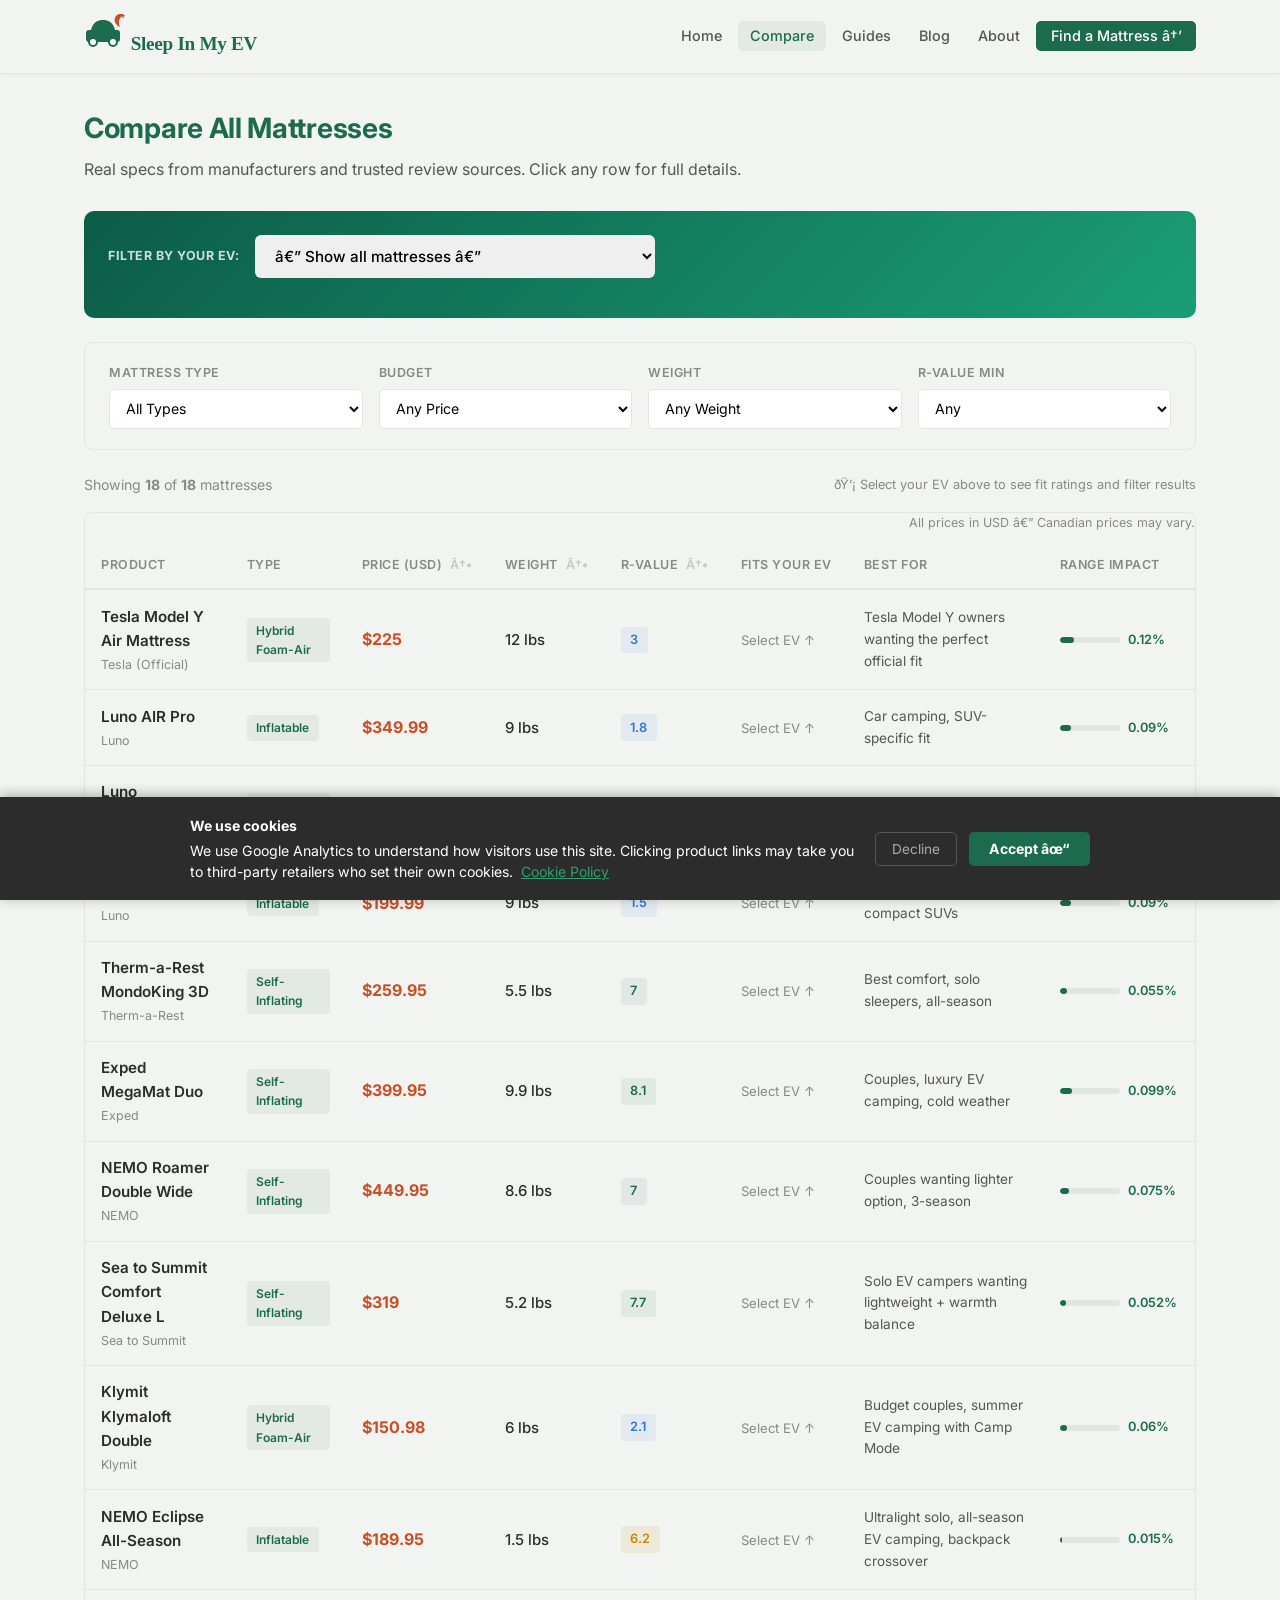
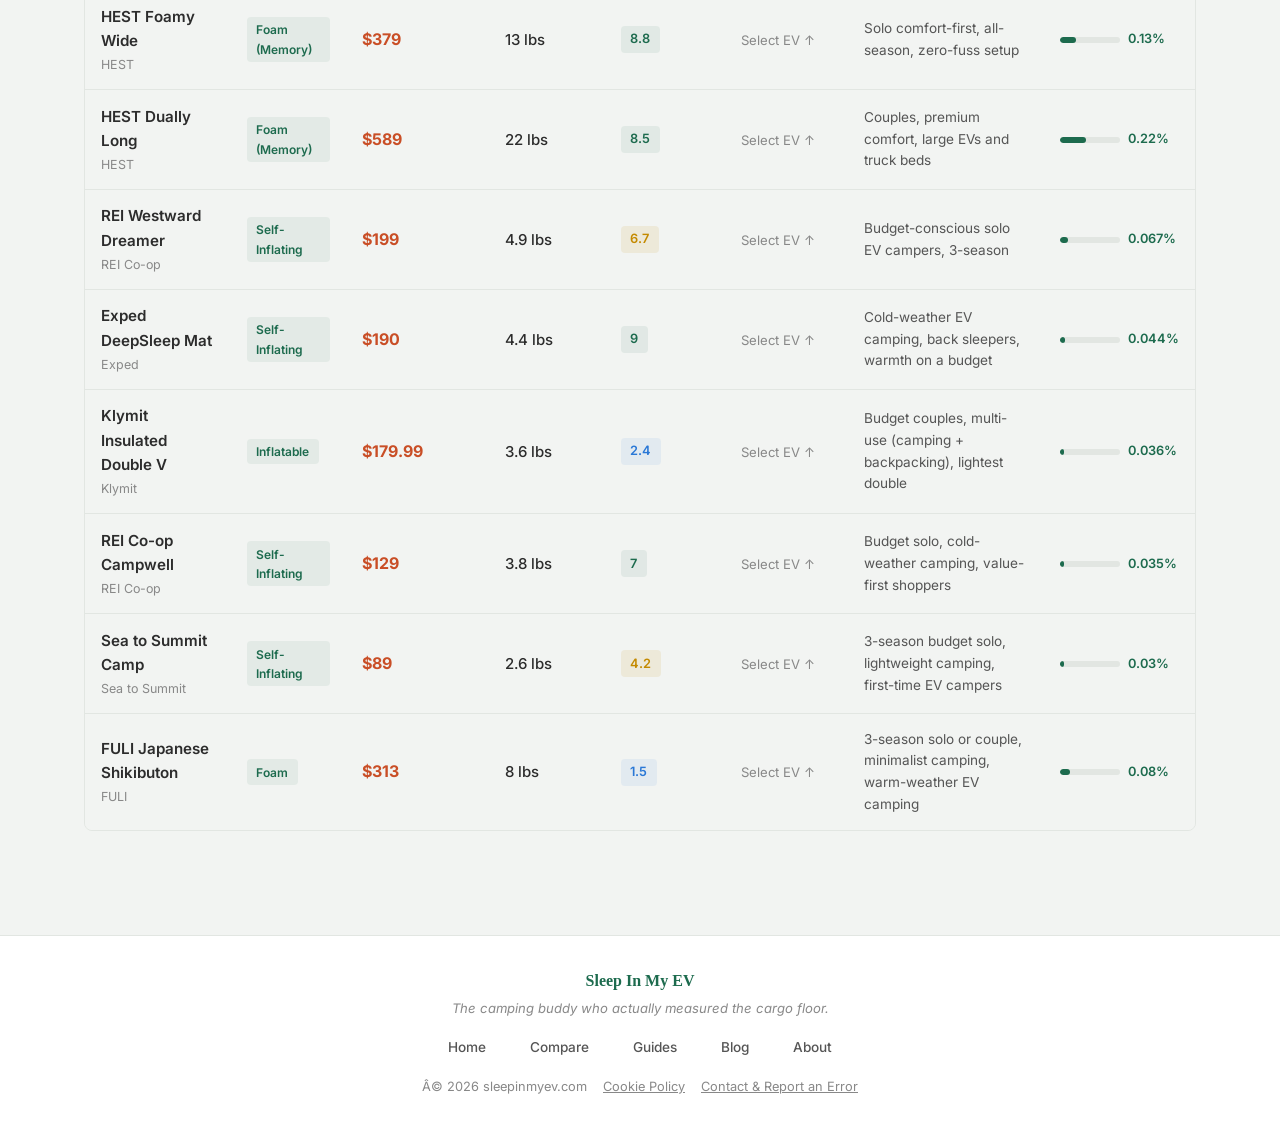
<file: compare.html>
<!DOCTYPE html>
<html lang="en">
<head>
<!-- Google tag (gtag.js) -->
<script async src="https://www.googletagmanager.com/gtag/js?id=G-7FN0PS8WNR"></script>
<script>
  window.dataLayer = window.dataLayer || [];
  function gtag(){dataLayer.push(arguments);}
  gtag('js', new Date());

  gtag('config', 'G-7FN0PS8WNR');
</script
<meta charset="UTF-8">
<link rel="sitemap" type="application/xml" href="/sitemap.xml">
<link rel="icon" type="image/x-icon" href="/favicon.ico">
<link rel="icon" type="image/png" sizes="32x32" href="/favicon-32.png">
<link rel="icon" type="image/png" sizes="16x16" href="/favicon-16.png">
<link rel="apple-touch-icon" sizes="180x180" href="/apple-touch-icon.png">
<link rel="icon" type="image/svg+xml" href="/favicon.svg">
<meta name="viewport" content="width=device-width, initial-scale=1.0">
<title>Compare EV Camping Mattresses — Sleep In My EV</title>
<meta name="description" content="Filter 18 verified camping mattresses by type, price, weight and EV fitment. See which mattresses fit your Tesla Model Y, Ioniq 5, EV9, Rivian R1S and 19 more.">
<link rel="canonical" href="https://sleepinmyev.com/compare.html">
<meta property="og:title" content="Compare EV Camping Mattresses — Sleep In My EV">
<meta property="og:description" content="Filter 18 verified camping mattresses by type, price, weight and EV fitment. See which mattresses fit your Tesla Model Y, Ioniq 5, EV9, Rivian R1S and 19 more.">
<meta property="og:type" content="website">
<meta property="og:url" content="https://sleepinmyev.com/compare.html">
<link href="https://fonts.googleapis.com/css2?family=Inter:wght@400;500;600;700&display=swap" rel="stylesheet">
<style>
*{margin:0;padding:0;box-sizing:border-box}
:root{
  /* Brand palette — Sleep In My EV */
  --primary:#1D6B4E;--primary-light:#2DA06F;--primary-bg:rgba(29,107,78,0.07);
  --accent:#C94E26;--accent-bg:rgba(201,78,38,0.08);
  --blue:#2a78d6;--blue-bg:rgba(42,120,214,0.08);
  --gold:#c48a00;--gold-bg:rgba(196,138,0,0.1);
  --sand:#F5EFE6;--sand-border:#E0D8CC;
  --text:#2C2C2C;--text2:#555;--text3:#888;
  --bg:#F2F4F2;--border:#E2E6E2;--white:#fff;
  --success:#1D6B4E;--success-bg:rgba(29,107,78,0.08);
  --warn:#8A5A00;--warn-bg:rgba(196,158,0,0.1);
  --danger:#7A2010;--danger-bg:rgba(201,78,38,0.08);
  --font-serif:'Georgia','Times New Roman',serif;
}
body{font-family:'Inter',sans-serif;color:var(--text);background:var(--bg);line-height:1.6;font-size:15px}

/* NAV */
header{background:var(--bg);border-bottom:1px solid var(--border);padding:.85rem 0;position:sticky;top:0;z-index:200;box-shadow:0 1px 4px rgba(0,0,0,.06)}
.nav-inner{max-width:1160px;margin:0 auto;padding:0 1.5rem;display:flex;justify-content:space-between;align-items:center}
.logo{font-size:1.25rem;font-weight:700;color:var(--primary);text-decoration:none;letter-spacing:-.3px}
.logo span{color:var(--accent)}
nav a{color:var(--text2);text-decoration:none;font-size:.9rem;font-weight:500;padding:.4rem .75rem;border-radius:5px;cursor:pointer;transition:.2s}
nav a:hover,nav a.active{background:var(--primary-bg);color:var(--primary)}
.nav-cta{background:var(--primary);color:#fff!important;border-radius:5px;padding:.4rem .9rem!important}
.nav-cta:hover{background:var(--primary-light)!important}

/* PAGES */
.page{display:none}.page.active{display:block}
.container{max-width:1160px;margin:0 auto;padding:0 1.5rem}
section{padding:2.5rem 0}
h2{font-size:1.75rem;color:var(--primary);margin-bottom:.4rem;letter-spacing:-.3px}
.section-sub{color:var(--text2);margin-bottom:1.75rem;font-size:1rem}

/* HERO */
.hero{padding:3.5rem 1.5rem;background:linear-gradient(135deg,#0c5c47 0%,#1a9e75 100%);color:#fff;text-align:center}
.hero h1{font-size:2.2rem;font-weight:700;margin-bottom:.75rem;letter-spacing:-.5px}
.hero p{font-size:1.1rem;opacity:.92;max-width:620px;margin:0 auto 1.75rem}
.hero-btns{display:flex;gap:1rem;justify-content:center;flex-wrap:wrap}
.btn{display:inline-block;padding:.8rem 1.6rem;border-radius:6px;font-weight:600;font-size:.95rem;cursor:pointer;border:none;transition:.2s}
.btn-primary{background:var(--accent);color:#fff}.btn-primary:hover{background:#c14b22;transform:translateY(-1px)}
.btn-outline{background:transparent;color:#fff;border:2px solid rgba(255,255,255,.7)}.btn-outline:hover{background:rgba(255,255,255,.1)}

/* STAT STRIP */
.stat-strip{display:grid;grid-template-columns:repeat(4,1fr);background:var(--bg);border-bottom:1px solid var(--border)}
.stat-item{padding:1.2rem 1.5rem;text-align:center}
.stat-num{font-size:1.6rem;font-weight:700;color:var(--primary)}
.stat-label{font-size:.8rem;color:var(--text3);text-transform:uppercase;letter-spacing:.5px;margin-top:.2rem}

/* BENEFITS */
.benefit-grid{display:grid;grid-template-columns:repeat(auto-fit,minmax(240px,1fr));gap:1.5rem}
.benefit-card{background:var(--bg);border-radius:8px;padding:1.75rem;border:1px solid var(--border)}
.benefit-icon{font-size:2rem;margin-bottom:.75rem}
.benefit-card h3{color:var(--primary);font-size:1.05rem;margin-bottom:.4rem}
.benefit-card p{color:var(--text2);font-size:.9rem}

/* QUICK CALC (Homepage) */
.quick-calc{background:var(--bg);border-radius:10px;padding:2rem;margin:1rem 0}
.calc-grid{display:grid;grid-template-columns:1fr 1fr;gap:2rem;margin-bottom:1.5rem}
@media(max-width:600px){.calc-grid{grid-template-columns:1fr}}
.form-group label{display:block;font-size:.82rem;font-weight:600;text-transform:uppercase;letter-spacing:.5px;color:var(--text2);margin-bottom:.5rem}
.form-group select,.form-group input{width:100%;padding:.7rem .9rem;border:1px solid var(--border);border-radius:5px;font-family:inherit;font-size:.95rem;background:#fff}
.form-group select:focus,.form-group input:focus{outline:none;border-color:var(--primary);box-shadow:0 0 0 3px var(--primary-bg)}
input[type=range]{-webkit-appearance:none;appearance:none;height:5px;background:var(--border);border-radius:3px;padding:0;border:none}
input[type=range]::-webkit-slider-thumb{-webkit-appearance:none;width:18px;height:18px;background:var(--primary);border-radius:50%;cursor:pointer;box-shadow:0 2px 4px rgba(0,0,0,.2)}
input[type=range]::-moz-range-thumb{width:18px;height:18px;background:var(--primary);border-radius:50%;cursor:pointer;border:none}
.result-box{background:var(--bg);border-left:4px solid var(--accent);border-radius:4px;padding:1.25rem 1.5rem;display:grid;grid-template-columns:auto 1fr;gap:1.5rem;align-items:center}
.result-big{font-size:2.2rem;font-weight:700;color:var(--accent);line-height:1}
.result-unit{font-size:.85rem;color:var(--text3);margin-top:.2rem}
.result-text{font-size:.9rem;color:var(--text2)}
.result-insight{background:var(--blue-bg);border-radius:5px;padding:.75rem 1rem;margin-top:.75rem;font-size:.85rem;color:var(--blue)}

/* FILTERS */
.filter-bar{background:var(--bg);border:1px solid var(--border);border-radius:8px;padding:1.25rem 1.5rem;margin-bottom:1.5rem;display:grid;grid-template-columns:repeat(auto-fit,minmax(170px,1fr));gap:1rem}
.filter-bar label{font-size:.78rem;font-weight:600;text-transform:uppercase;letter-spacing:.5px;color:var(--text3);margin-bottom:.35rem;display:block}
.filter-bar select{width:100%;padding:.6rem .75rem;border:1px solid var(--border);border-radius:5px;font-family:inherit;font-size:.88rem;background:#fff}

/* RESULTS META */
.results-meta{display:flex;justify-content:space-between;align-items:center;margin-bottom:1rem;font-size:.88rem;color:var(--text3)}
.results-count strong{color:var(--primary)}

/* TABLE */
.table-wrap{border:1px solid var(--border);border-radius:8px;overflow:hidden;overflow-x:auto;margin-bottom:2rem}
table{width:100%;border-collapse:collapse;background:var(--bg);min-width:900px}
thead tr{background:var(--bg)}
th{padding:.85rem 1rem;text-align:left;font-size:.78rem;font-weight:600;text-transform:uppercase;letter-spacing:.5px;color:var(--text3);border-bottom:2px solid var(--border);white-space:nowrap;cursor:pointer;user-select:none}
th:hover{color:var(--primary)}
th .sort-icon{margin-left:.3rem;opacity:.4}
td{padding:.9rem 1rem;border-bottom:1px solid var(--border);vertical-align:middle}
tr:last-child td{border-bottom:none}
tr:hover td{background:rgba(15,110,86,.03)}
.product-name{font-weight:600;font-size:.95rem}
.product-brand{font-size:.78rem;color:var(--text3);margin-top:.1rem}
.price-val{font-weight:700;color:var(--accent);font-size:1rem}
.weight-val{font-weight:500}
.rval{display:inline-block;padding:.2rem .6rem;border-radius:4px;font-size:.8rem;font-weight:600}
.rv-low{background:var(--blue-bg);color:var(--blue)}
.rv-mid{background:var(--gold-bg);color:var(--gold)}
.rv-high{background:var(--success-bg);color:var(--success)}
.fit-badge{display:inline-block;padding:.2rem .6rem;border-radius:4px;font-size:.75rem;font-weight:600;white-space:nowrap}
.fit-good{background:var(--success-bg);color:var(--success)}
.fit-fair{background:var(--warn-bg);color:var(--warn)}
.fit-poor{background:var(--danger-bg);color:var(--danger)}
.type-tag{display:inline-block;padding:.2rem .6rem;border-radius:4px;font-size:.75rem;font-weight:600;background:var(--primary-bg);color:var(--primary)}
.ev-badge{display:inline-block;background:var(--accent-bg);color:var(--accent);padding:.15rem .5rem;border-radius:3px;font-size:.7rem;font-weight:700;margin-top:.3rem}
.range-bar-wrap{display:flex;align-items:center;gap:.5rem}
.range-mini{font-size:.8rem;font-weight:600;color:var(--primary);white-space:nowrap}
.range-bar{width:60px;height:6px;background:var(--border);border-radius:3px;overflow:hidden}
.range-bar-fill{height:100%;background:var(--primary);border-radius:3px}
.stars{color:#f5b800;font-size:.85rem;letter-spacing:1px}

/* PRODUCT DETAIL PANEL */
.detail-panel{display:none;background:var(--bg);border:1px solid var(--border);border-radius:8px;padding:1.75rem;margin-bottom:1.5rem;position:relative}
.detail-panel.active{display:grid;grid-template-columns:1fr 1fr;gap:2rem}
.close-btn{position:absolute;top:1rem;right:1rem;background:none;border:none;font-size:1.3rem;cursor:pointer;color:var(--text3)}
.detail-specs{display:grid;grid-template-columns:1fr 1fr;gap:.5rem .75rem}
.spec-row{display:flex;justify-content:space-between;padding:.4rem 0;border-bottom:1px solid var(--border);font-size:.88rem}
.spec-row:last-child{border:none}
.spec-k{color:var(--text3)}
.spec-v{font-weight:600}
.pro-con{margin-top:1rem}
.pro-con h4{font-size:.85rem;font-weight:600;text-transform:uppercase;letter-spacing:.5px;color:var(--text3);margin-bottom:.5rem}
.pro-con li{font-size:.88rem;margin-bottom:.3rem;padding-left:1rem;position:relative}
.pro-con li::before{position:absolute;left:0;font-weight:700}
.pros li::before{content:"✓";color:var(--success)}
.cons li::before{content:"✗";color:var(--danger)}
.ev-note-box{background:var(--accent-bg);border-left:3px solid var(--accent);border-radius:4px;padding:.9rem 1rem;margin-top:1rem;font-size:.88rem;color:var(--text)}
.ev-note-box strong{color:var(--accent)}
.buy-btn{display:block;background:var(--accent);color:#fff;text-align:center;padding:.75rem;border-radius:5px;font-weight:600;text-decoration:none;margin-top:1rem;font-size:.9rem}
.buy-btn:hover{background:#c14b22}
@media(max-width:700px){.detail-panel.active{grid-template-columns:1fr}}

/* TABS */
.tabs{display:flex;gap:0;border-bottom:2px solid var(--border);margin-bottom:2rem;overflow-x:auto}
.tab-btn{padding:.85rem 1.4rem;border:none;background:none;cursor:pointer;font-weight:600;font-size:.9rem;color:var(--text3);border-bottom:3px solid transparent;margin-bottom:-2px;white-space:nowrap;transition:.2s}
.tab-btn.active{color:var(--primary);border-bottom-color:var(--primary)}
.tab-btn:hover{color:var(--primary)}
.tab-pane{display:none}.tab-pane.active{display:block}

/* TYPE CARDS */
.type-cards{display:grid;grid-template-columns:repeat(auto-fit,minmax(260px,1fr));gap:1.5rem}
.type-card{background:var(--bg);border:1px solid var(--border);border-radius:8px;padding:1.75rem}
.type-card h3{color:var(--primary);font-size:1.05rem;margin-bottom:1rem}
.type-badge{display:inline-block;padding:.25rem .75rem;border-radius:4px;font-size:.75rem;font-weight:700;margin-bottom:.75rem}
.badge-green{background:var(--success-bg);color:var(--success)}
.badge-blue{background:var(--blue-bg);color:var(--blue)}
.badge-gold{background:var(--gold-bg);color:var(--gold)}
.spec-line{display:flex;justify-content:space-between;font-size:.87rem;padding:.35rem 0;border-bottom:1px solid var(--border)}
.spec-line:last-child{border:none}
.comfort-bar{margin-top:1rem}
.comfort-bar label{font-size:.78rem;color:var(--text3);text-transform:uppercase;letter-spacing:.4px;font-weight:600}
.bar-track{background:var(--border);border-radius:3px;height:8px;margin-top:.35rem;overflow:hidden}
.bar-fill{height:100%;border-radius:3px;background:linear-gradient(90deg,var(--primary),var(--primary-light))}

/* R-VALUE GUIDE */
.rv-scale{display:grid;gap:.75rem;margin:1.5rem 0}
.rv-row{display:flex;align-items:center;gap:1rem;padding:.75rem 1rem;background:var(--bg);border:1px solid var(--border);border-radius:6px}
.rv-chip{min-width:56px;text-align:center;padding:.3rem .5rem;border-radius:4px;font-weight:700;font-size:.9rem}
.rv-desc{flex:1;font-size:.9rem}
.rv-ev-note{font-size:.8rem;color:var(--primary);margin-top:.2rem;font-weight:500}
.insight-box{background:var(--primary-bg);border-left:3px solid var(--primary);border-radius:5px;padding:1.25rem 1.5rem;margin-top:1.5rem}
.insight-box h4{color:var(--primary);margin-bottom:.4rem}
.insight-box p{font-size:.9rem;color:var(--text2)}

/* FULL RANGE CALC */
.full-calc{background:var(--bg);border-radius:10px;padding:2rem;margin:1rem 0}
.full-calc-grid{display:grid;grid-template-columns:1fr 1fr;gap:2rem}
@media(max-width:600px){.full-calc-grid{grid-template-columns:1fr}}
.result-grid{display:grid;grid-template-columns:repeat(3,1fr);gap:1rem;margin-top:1.5rem}
.result-card{background:var(--bg);border:1px solid var(--border);border-radius:6px;padding:1.1rem;text-align:center}
.result-card .num{font-size:1.5rem;font-weight:700}
.result-card .lbl{font-size:.78rem;color:var(--text3);text-transform:uppercase;letter-spacing:.4px;margin-top:.2rem}
.rc-green .num{color:var(--success)}
.rc-orange .num{color:var(--warn)}
.rc-red .num{color:var(--accent)}
.context-bar{background:var(--bg);border:1px solid var(--border);border-radius:6px;padding:1.1rem 1.5rem;margin-top:1rem}
.context-bar h4{font-size:.85rem;font-weight:600;color:var(--text2);margin-bottom:.75rem}
.context-rows{display:grid;gap:.5rem}
.context-row{display:flex;align-items:center;gap:.75rem;font-size:.85rem}
.ctx-label{min-width:160px;color:var(--text2)}
.ctx-bar-wrap{flex:1;background:var(--border);border-radius:3px;height:8px}
.ctx-bar-inner{height:100%;border-radius:3px}
.ctx-pct{min-width:42px;text-align:right;font-weight:600;font-size:.82rem}

/* ABOUT */
.about-section{background:var(--bg);border-radius:8px;padding:1.75rem;margin-bottom:1.5rem}
.about-section h3{color:var(--primary);margin-bottom:.75rem}
.about-section p,.about-section li{color:var(--text2);font-size:.95rem;margin-bottom:.5rem}
.about-section ul{margin-left:1.25rem}

/* FOOTER */
footer{background:var(--bg);border-top:1px solid var(--border);padding:1.5rem;text-align:center;font-size:.82rem;color:var(--text3);margin-top:3rem}

/* RESPONSIVE */

.hamburger{display:none;flex-direction:column;gap:5px;cursor:pointer;padding:.4rem;border:none;background:transparent;z-index:210}
.hamburger span{display:block;width:24px;height:2px;background:var(--text);border-radius:2px;transition:.25s}
.hamburger.open span:nth-child(1){transform:translateY(7px) rotate(45deg)}
.hamburger.open span:nth-child(2){opacity:0}
.hamburger.open span:nth-child(3){transform:translateY(-7px) rotate(-45deg)}
.mobile-menu{display:none;position:absolute;top:100%;left:0;right:0;background:#fff;border-bottom:2px solid var(--primary);box-shadow:0 4px 16px rgba(0,0,0,.12);z-index:200;padding:.75rem 1.5rem 1rem;flex-direction:column;gap:.25rem}
.mobile-menu.open{display:flex}
.mobile-menu a{color:var(--text2);text-decoration:none;font-size:1rem;font-weight:500;padding:.65rem .5rem;border-bottom:1px solid var(--border)}
.mobile-menu a:last-child{border-bottom:none}
.mobile-menu .nav-cta{background:var(--primary);color:#fff!important;border-radius:6px;padding:.75rem 1rem;text-align:center;margin-top:.25rem;border:none}
@media(max-width:768px){
  .hamburger{display:flex}
  
  nav a:not(.nav-cta){display:none}
.hero h1{font-size:1.6rem}
  .stat-strip{grid-template-columns:repeat(2,1fr)}
  
  
  
  
  
  
  
  
  
  
  nav a:not(.nav-cta){display:none}
  h2{font-size:1.4rem}
}

footer{background:#fff;border-top:1px solid var(--border);padding:2rem 1.5rem;margin-top:2rem}
.footer-inner{max-width:900px;margin:0 auto;display:flex;flex-direction:column;align-items:center;gap:.75rem;text-align:center}
.footer-brand{display:flex;flex-direction:column;align-items:center;gap:.25rem}
.footer-logo{font-family:var(--font-serif);font-size:1rem;font-weight:700;color:var(--primary)}
.footer-tagline{font-size:.82rem;color:var(--text3);font-style:italic}
.footer-nav{display:flex;flex-wrap:wrap;justify-content:center;gap:.5rem 1.25rem}
.footer-nav a{font-size:.85rem;color:var(--text2);text-decoration:none;font-weight:500}
.footer-nav a:hover{color:var(--primary)}
.footer-legal{display:flex;flex-wrap:wrap;justify-content:center;gap:.5rem 1rem;font-size:.8rem;color:var(--text3)}
.footer-legal a{color:var(--text3);text-decoration:underline}
.footer-legal a:hover{color:var(--primary)}

</style>
<meta property="og:image" content="https://sleepinmyev.com/og-image.svg">
<meta property="og:image:width" content="1200">
<meta property="og:image:height" content="630">
<meta name="twitter:card" content="summary_large_image">
<meta name="twitter:image" content="https://sleepinmyev.com/og-image.svg">
<script type="application/ld+json">
{
  "@context": "https://schema.org",
  "@type": "Organization",
  "name": "Sleep In My EV",
  "url": "https://sleepinmyev.com",
  "description": "Verified sleeping dimensions for 29 EVs. Real mattress specs, R-values, weight and EV fitment ratings for EV campers.",
  "contactPoint": {
    "@type": "ContactPoint",
    "contactType": "customer support",
    "email": "hello@sleepinmyev.com",
    "url": "https://sleepinmyev.com/contact.html"
  },
  "sameAs": []
}
</script>
</head>
<body>
<header>
  <div class="nav-inner">
    <a class="logo" href="index.html">
      <svg width="42" height="36" viewBox="0 0 42 36" fill="none" xmlns="http://www.w3.org/2000/svg" aria-hidden="true">
        <rect x="2" y="16" width="34" height="12" rx="3" fill="#1D6B4E"/>
        <path d="M7 16 C9 8 14 6 19 6 C24 6 29 8 31 16Z" fill="#1D6B4E"/>
        <circle cx="9" cy="28" r="5" fill="#1D6B4E"/><circle cx="9" cy="28" r="3" fill="white"/>
        <circle cx="29" cy="28" r="5" fill="#1D6B4E"/><circle cx="29" cy="28" r="3" fill="white"/>
        <path d="M37 3 C35 5 34 9 36 13 C31 11 29 6 32 2 C34.5 -1 39 -1 41 2 C39.5 2.5 37.5 2.5 37 3Z" fill="#C94E26"/>
        <text x="38" y="4" font-family="Georgia,serif" font-size="6" fill="#C94E26" font-weight="700">z</text>
      </svg>
      <span style="font-family:var(--font-serif);font-size:1.2rem;font-weight:700;color:var(--primary);letter-spacing:-0.3px">Sleep In My EV</span>
    </a>
    <nav>
      <a href="index.html"       data-page="index.html"   >Home</a>
      <a href="compare.html"     data-page="compare.html" class='active'>Compare</a>
      <a href="guides.html"      data-page="guides.html"  >Guides</a>
      <a href="blog/blog-index.html"  data-page="blog"         >Blog</a>
      <a href="about.html"       data-page="about.html"   >About</a>
      <a class="nav-cta" href="compare.html">Find a Mattress →</a>
    </nav>
    <button class="hamburger" id="hamburger" onclick="toggleMobileMenu()" aria-label="Toggle menu">
      <span></span><span></span><span></span>
    </button>
  </div>
  <div class="mobile-menu" id="mobile-menu"></div>
</header>

<div class="container">
    <section style="padding-top:2rem">
      <h2>Compare All Mattresses</h2>
      <p class="section-sub">Real specs from manufacturers and trusted review sources. Click any row for full details.</p>

      <!-- EV ACCORDION SELECTOR -->
      <div style="background:linear-gradient(135deg,#0c5c47 0%,#1a9e75 100%);border-radius:10px;padding:1.5rem;margin-bottom:1.5rem">
        <div style="display:flex;align-items:center;gap:1rem;flex-wrap:wrap;margin-bottom:1rem">
          <div style="color:#fff;font-size:.78rem;font-weight:700;text-transform:uppercase;letter-spacing:.5px;opacity:.8">Filter by your EV:</div>
          <select id="f-vehicle" onchange="onEVSelect(this.value)" style="flex:1;min-width:220px;max-width:400px;padding:.7rem 1rem;border:none;border-radius:6px;font-family:inherit;font-size:.95rem;font-weight:500">
            <option value="">— Show all mattresses —</option>
            <optgroup label="Tesla">
              <option value="model_y">Tesla Model Y</option>
              <option value="model_3">Tesla Model 3</option>
              <option value="model_x">Tesla Model X</option>
              <option value="cybertruck">Tesla Cybertruck</option>
            </optgroup>
            <optgroup label="Hyundai / Kia">
              <option value="ioniq5">Hyundai Ioniq 5</option>
              <option value="ioniq6">Hyundai Ioniq 6</option>
              <option value="ev9">Kia EV9</option>
              <option value="kia_ev6">Kia EV6</option>
            </optgroup>
            <optgroup label="Rivian">
              <option value="r1s">Rivian R1S</option>
              <option value="r1t">Rivian R1T</option>
              <option value="rivian_r2">Rivian R2</option>
            </optgroup>
            <optgroup label="Volkswagen">
              <option value="id4">VW ID.4</option>
              <option value="id_buzz">VW ID.Buzz LWB (standard)</option>
              <option value="id_buzz_tourer">VW ID.Buzz Tourer 2027 ✦</option>
            </optgroup>
            <optgroup label="Volvo">
              <option value="ex40">Volvo EX40</option>
            </optgroup>
            <optgroup label="BMW">
              <option value="ix">BMW iX</option>
            </optgroup>
            <optgroup label="Ford">
              <option value="mach_e">Ford Mustang Mach-E</option>
              <option value="f150_lightning">Ford F-150 Lightning</option>
            </optgroup>
            <optgroup label="Toyota / Subaru">
              <option value="bz4x">Toyota bZ4X</option>
              <option value="solterra">Subaru Solterra</option>
            </optgroup>
            <optgroup label="Chevrolet">
              <option value="bolt">Chevrolet Bolt EV</option>
              <option value="equinox">Chevrolet Equinox EV</option>
            </optgroup>
            <optgroup label="Polestar">
              <option value="polestar2">Polestar 2</option>
            </optgroup>
            <optgroup label="Nissan">
              <option value="ariya">Nissan Ariya</option>
            </optgroup>
            <optgroup label="Chevrolet (new)">
              <option value="blazer_ev">Chevrolet Blazer EV</option>
            </optgroup>
            <optgroup label="Hyundai (new)">
              <option value="ioniq9">Hyundai Ioniq 9</option>
            </optgroup>
            <optgroup label="Subaru (new)">
              <option value="trailseeker">Subaru Trailseeker</option>
            </optgroup>
            <optgroup label="VinFast">
              <option value="vinfast_vf8">VinFast VF8</option>
              <option value="vinfast_vf9">VinFast VF9</option>
            </optgroup>
          </select>
          <button onclick="clearEV()" id="clear-ev-btn" style="display:none;background:rgba(255,255,255,.15);border:1px solid rgba(255,255,255,.4);color:#fff;border-radius:5px;padding:.6rem 1rem;font-size:.85rem;font-weight:600;cursor:pointer">✕ Clear</button>
        </div>
        <!-- EV mini-profile strip — shown when EV is selected -->
        <div id="ev-mini-profile" style="display:none;background:rgba(255,255,255,.1);border-radius:6px;padding:1rem 1.25rem">
          <div style="display:grid;grid-template-columns:repeat(auto-fit,minmax(130px,1fr));gap:.75rem 1.5rem">
            <div><div style="color:rgba(255,255,255,.7);font-size:.7rem;text-transform:uppercase;letter-spacing:.4px;font-weight:600">Sleep Area</div><div style="color:#fff;font-weight:700;font-size:.95rem" id="mini-dims">—</div></div>
            <div><div style="color:rgba(255,255,255,.7);font-size:.7rem;text-transform:uppercase;letter-spacing:.4px;font-weight:600">Headroom</div><div style="color:#fff;font-weight:700;font-size:.95rem" id="mini-h">—</div></div>
            <div><div style="color:rgba(255,255,255,.7);font-size:.7rem;text-transform:uppercase;letter-spacing:.4px;font-weight:600">Floor Flat</div><div style="color:#fff;font-weight:700;font-size:.95rem" id="mini-flat">—</div></div>
            <div><div style="color:rgba(255,255,255,.7);font-size:.7rem;text-transform:uppercase;letter-spacing:.4px;font-weight:600">Camp Mode</div><div style="color:#fff;font-weight:700;font-size:.95rem" id="mini-camp">—</div></div>
            <div><div style="color:rgba(255,255,255,.7);font-size:.7rem;text-transform:uppercase;letter-spacing:.4px;font-weight:600">Max Mattress</div><div style="color:#fff;font-weight:700;font-size:.95rem" id="mini-mat">—</div></div>
          </div>
        </div>
      </div>

      <div class="filter-bar">
        <div>
          <label>Mattress Type</label>
          <select id="f-type" onchange="filterTable()">
            <option value="">All Types</option>
            <option value="Inflatable">Inflatable Air</option>
            <option value="Self-Inflating">Self-Inflating</option>
            <option value="Hybrid Foam-Air">Hybrid Foam-Air</option>
          </select>
        </div>
        <div>
          <label>Budget</label>
          <select id="f-price" onchange="filterTable()">
            <option value="">Any Price</option>
            <option value="150">Under $150</option>
            <option value="250">Under $250</option>
            <option value="350">Under $350</option>
            <option value="999">$350+</option>
          </select>
        </div>
        <div>
          <label>Weight</label>
          <select id="f-weight" onchange="filterTable()">
            <option value="">Any Weight</option>
            <option value="6">Under 6 lbs</option>
            <option value="10">Under 10 lbs</option>
            <option value="15">Under 15 lbs</option>
          </select>
        </div>
        <div>
          <label>R-Value Min</label>
          <select id="f-rv" onchange="filterTable()">
            <option value="0">Any</option>
            <option value="2">R-2+</option>
            <option value="5">R-5+</option>
            <option value="7">R-7+</option>
          </select>
        </div>
      </div>

      <div class="results-meta">
        <div>Showing <strong id="count">10</strong> of <strong id="total-count">10</strong> mattresses</div>
        <div style="font-size:.8rem" id="results-ev-label">💡 Select your EV above to see fit ratings and filter results</div>
      </div>

      <div id="detail-panel" class="detail-panel"></div>

      <div class="table-wrap">
        <p style="font-size:.78rem;color:var(--text3);margin-bottom:.5rem;text-align:right">All prices in USD — Canadian prices may vary.</p>
        <table>
          <thead>
            <tr>
              <th>Product</th>
              <th>Type</th>
              <th onclick="sortBy('price')">Price (USD) <span class="sort-icon">↕</span></th>
              <th onclick="sortBy('weight_lbs')">Weight <span class="sort-icon">↕</span></th>
              <th onclick="sortBy('rvalue')">R-Value <span class="sort-icon">↕</span></th>
              <th id="fit-col-header">Fits Your EV</th>
              <th>Best For</th>
              <th>Range Impact</th>
              
            </tr>
          </thead>
          <tbody id="tbody"></tbody>
        </table>
      </div>
    </section>
  </div>

<footer>
  <div class="footer-inner">
    <div class="footer-brand">
      <span class="footer-logo">Sleep In My EV</span>
      <span class="footer-tagline">The camping buddy who actually measured the cargo floor.</span>
    </div>
    <nav class="footer-nav">
      <a href="index.html">Home</a>
      <a href="compare.html">Compare</a>
      <a href="guides.html">Guides</a>
      <a href="blog/blog-index.html">Blog</a>
      <a href="about.html">About</a>
    </nav>
    <div class="footer-legal">
      <span>© 2026 sleepinmyev.com</span>
      <a href="cookies.html">Cookie Policy</a>
      <a href="contact.html">Contact & Report an Error</a>
    </div>
  </div>
</footer>



<script src="js/data.js"></script>
<script src="js/shared.js"></script>
<script>
document.addEventListener('DOMContentLoaded', function(){
  // Render table
  if(document.getElementById('tbody')) renderTable(mattresses);

  // Pre-select EV if arriving via ?ev= URL param
  var params = new URLSearchParams(window.location.search);
  var evKey  = params.get('ev');
  if(evKey){
    var sel = document.getElementById('f-vehicle');
    if(sel){
      sel.value = evKey;
      if(typeof onEVSelect === 'function') onEVSelect(evKey);
    }
  }
});
</script>

<!-- Cookie consent banner -->
<div id="cookie-banner" style="display:none;position:fixed;bottom:0;left:0;right:0;background:#2C2C2C;color:#fff;z-index:9999;padding:1.1rem 1.5rem;box-shadow:0 -2px 12px rgba(0,0,0,.3)">
  <div style="max-width:900px;margin:0 auto;display:flex;align-items:center;justify-content:space-between;gap:1rem;flex-wrap:wrap">
    <div style="flex:1;min-width:220px;font-size:.88rem;line-height:1.5">
      <strong style="display:block;margin-bottom:.25rem">We use cookies</strong>
      We use Google Analytics to understand how visitors use this site. Clicking product links may take you to third-party retailers who set their own cookies.
      <a href="cookies.html" style="color:#2DA06F;text-decoration:underline;margin-left:.25rem">Cookie Policy</a>
    </div>
    <div style="display:flex;gap:.75rem;flex-shrink:0">
      <button onclick="rejectCookies()" style="background:transparent;color:#aaa;border:1px solid #555;border-radius:5px;padding:.5rem 1rem;font-size:.85rem;cursor:pointer;font-family:inherit">Decline</button>
      <button onclick="acceptCookies()" style="background:#1D6B4E;color:#fff;border:none;border-radius:5px;padding:.5rem 1.25rem;font-weight:700;cursor:pointer;font-size:.88rem;font-family:inherit">Accept ✓</button>
    </div>
  </div>
</div>
<script>
(function(){
  var consent = localStorage.getItem('cookie-consent');
  if(!consent){
    var b = document.getElementById('cookie-banner');
    if(b) b.style.display = 'block';
  } else if(consent === 'accepted'){
    loadGA();
  }
})();
function loadGA(){
  if(window._gaLoaded) return;
  window._gaLoaded = true;
  var s = document.createElement('script');
  s.src = 'https://www.googletagmanager.com/gtag/js?id=G-7FN0PS8WNR';
  s.async = true;
  document.head.appendChild(s);
  window.dataLayer = window.dataLayer || [];
  function gtag(){dataLayer.push(arguments);}
  window.gtag = gtag;
  gtag('js', new Date());
  gtag('config', 'G-7FN0PS8WNR');
}
function acceptCookies(){
  localStorage.setItem('cookie-consent','accepted');
  document.getElementById('cookie-banner').style.display='none';
  loadGA();
}
function rejectCookies(){
  localStorage.setItem('cookie-consent','rejected');
  document.getElementById('cookie-banner').style.display='none';
}
</script>
<script>
function toggleMobileMenu(){
  var btn=document.getElementById('hamburger');
  var menu=document.getElementById('mobile-menu');
  if(!btn||!menu) return;
  var isOpen=menu.classList.contains('open');
  btn.classList.toggle('open',!isOpen);
  menu.classList.toggle('open',!isOpen);
}
// Close menu when a link is clicked
document.addEventListener('DOMContentLoaded',function(){
  var menu=document.getElementById('mobile-menu');
  if(!menu) return;
  // Clone nav links into mobile menu
  var navLinks=document.querySelectorAll('header nav a');
  navLinks.forEach(function(a){
    var clone=a.cloneNode(true);
    menu.appendChild(clone);
  });
  // Close on link click
  menu.querySelectorAll('a').forEach(function(a){
    a.addEventListener('click',function(){
      document.getElementById('mobile-menu').classList.remove('open');
      document.getElementById('hamburger').classList.remove('open');
    });
  });
  // Close on outside click
  document.addEventListener('click',function(e){
    var h=document.getElementById('hamburger');
    var m=document.getElementById('mobile-menu');
    if(h&&m&&!h.contains(e.target)&&!m.contains(e.target)){
      h.classList.remove('open');
      m.classList.remove('open');
    }
  });
});</script>
</body>
</html>
</file>
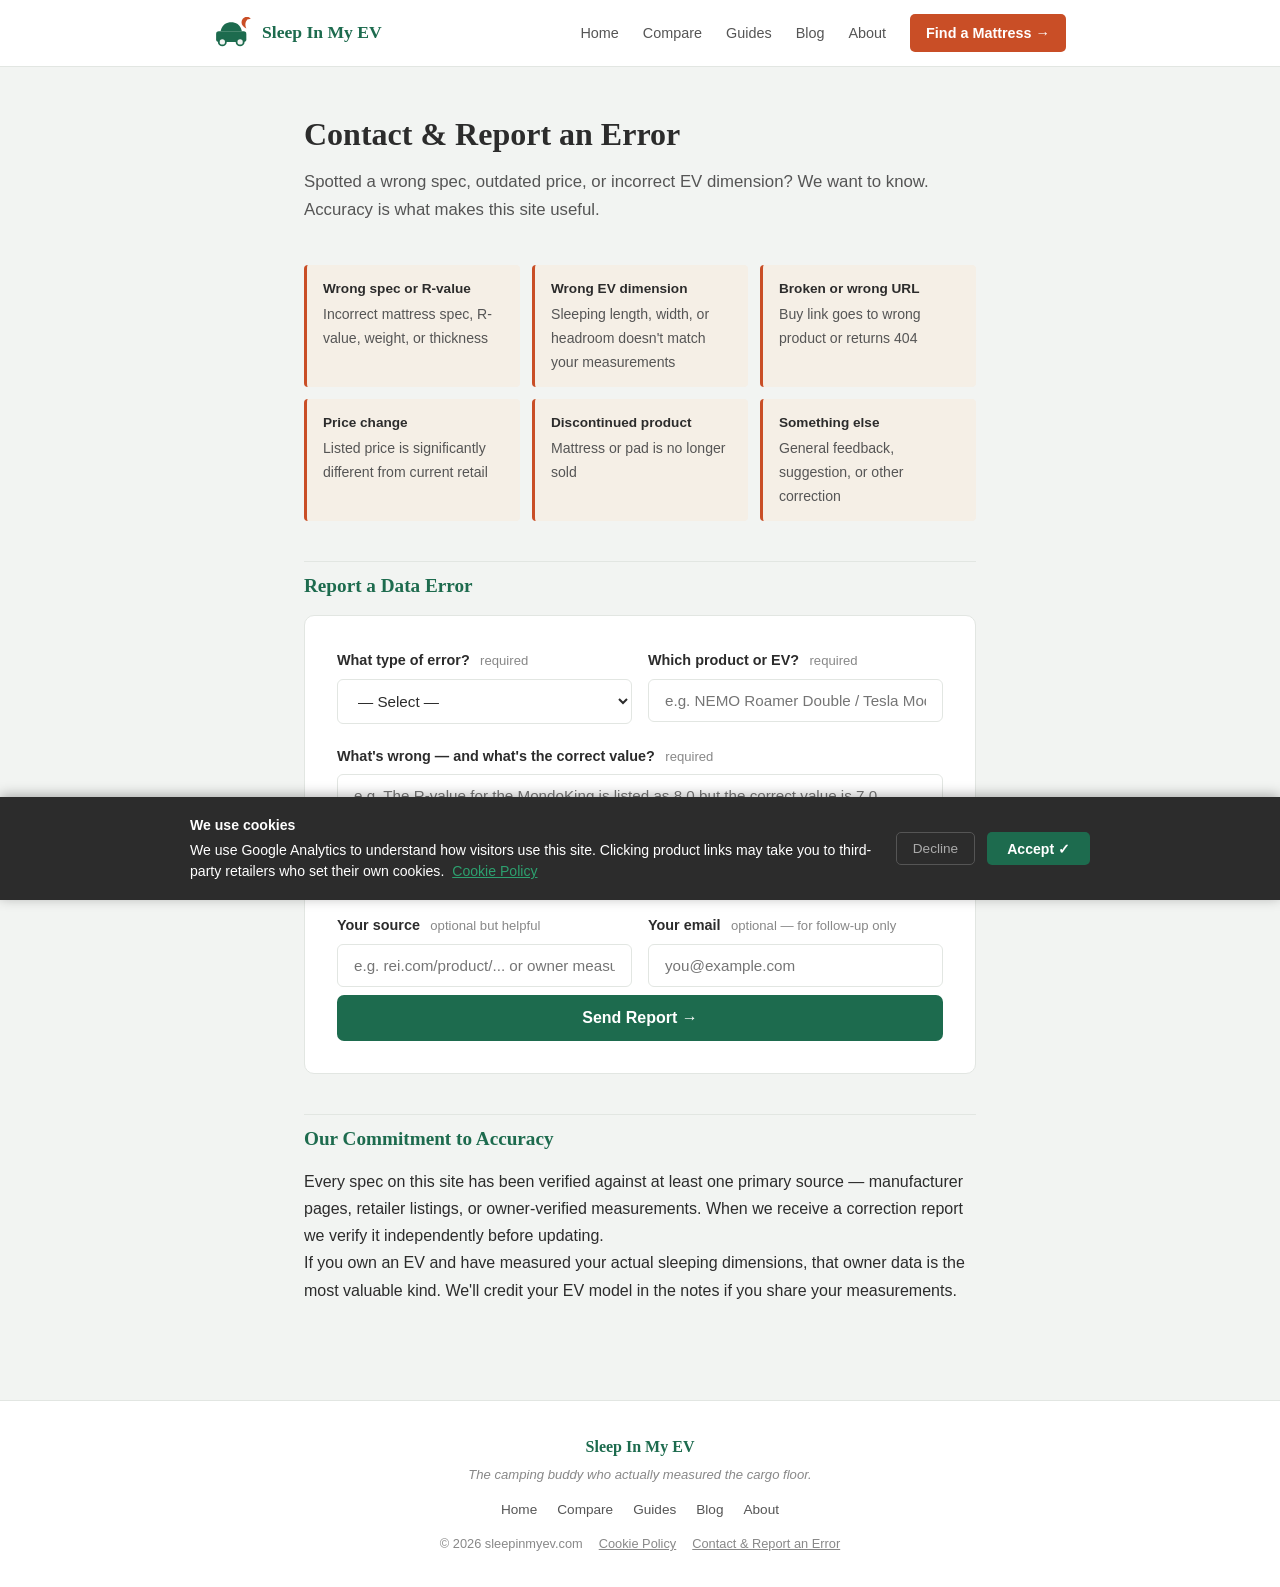
<file: contact.html>
<!DOCTYPE html>
<html lang="en">
<head>
<!-- Google tag (gtag.js) -->
<script async src="https://www.googletagmanager.com/gtag/js?id=G-7FN0PS8WNR"></script>
<script>
  window.dataLayer = window.dataLayer || [];
  function gtag(){dataLayer.push(arguments);}
  gtag('js', new Date());

  gtag('config', 'G-7FN0PS8WNR');
</script>
<meta charset="UTF-8">
<link rel="sitemap" type="application/xml" href="/sitemap.xml">
<link rel="icon" type="image/x-icon" href="/favicon.ico">
<link rel="icon" type="image/png" sizes="32x32" href="/favicon-32.png">
<link rel="icon" type="image/png" sizes="16x16" href="/favicon-16.png">
<link rel="apple-touch-icon" sizes="180x180" href="/apple-touch-icon.png">
<link rel="icon" type="image/svg+xml" href="/favicon.svg">
<meta name="viewport" content="width=device-width, initial-scale=1.0">
<title>Contact & Report an Error — Sleep In My EV</title>
<meta name="description" content="Spotted a wrong spec, outdated price, or incorrect EV dimension on Sleep In My EV? Report it here and help us keep the data accurate.">
<meta name="robots" content="noindex">
<style>
:root{--primary:#1D6B4E;--primary-light:#2DA06F;--accent:#C94E26;--text:#2C2C2C;--text2:#555;--text3:#888;--bg:#F2F4F2;--white:#fff;--border:#E2E6E2;--sand:#F5EFE6;--font-serif:'Georgia','Times New Roman',serif}
*{box-sizing:border-box;margin:0;padding:0}
body{font-family:'Helvetica Neue',Arial,sans-serif;font-size:16px;line-height:1.7;color:var(--text);background:var(--bg)}
a{color:var(--primary)}
header{background:#fff;border-bottom:1px solid var(--border);position:sticky;top:0;z-index:100}
.nav-inner{max-width:900px;margin:0 auto;padding:.85rem 1.5rem;display:flex;align-items:center;justify-content:space-between;gap:1rem}
.logo{display:flex;align-items:center;gap:10px;text-decoration:none}
nav{display:flex;align-items:center;gap:1.5rem;font-size:.9rem}
nav a{color:var(--text2);font-weight:500;text-decoration:none}
nav a:hover{color:var(--primary)}
.nav-cta{background:var(--accent);color:#fff !important;padding:.45rem 1rem;border-radius:5px;font-weight:600}
.wrap{max-width:720px;margin:0 auto;padding:2.5rem 1.5rem 4rem}
h1{font-family:var(--font-serif);font-size:2rem;margin-bottom:.4rem;color:var(--text)}
.subtitle{font-size:1.05rem;color:var(--text2);margin-bottom:2.5rem}
h2{font-family:var(--font-serif);font-size:1.2rem;color:var(--primary);margin:2.5rem 0 .75rem;padding-top:.5rem;border-top:1px solid var(--border)}

/* Report form */
.form-card{background:#fff;border:1px solid var(--border);border-radius:10px;padding:2rem;margin-bottom:2rem}
.form-row{margin-bottom:1.25rem}
label{display:block;font-weight:600;font-size:.9rem;color:var(--text);margin-bottom:.4rem}
.label-hint{font-weight:400;color:var(--text3);font-size:.82rem;margin-left:.4rem}
input[type=text],input[type=email],select,textarea{width:100%;padding:.75rem 1rem;border:1.5px solid var(--border);border-radius:6px;font-family:inherit;font-size:.95rem;color:var(--text);background:#fff;transition:.15s}
input[type=text]:focus,input[type=email]:focus,select:focus,textarea:focus{outline:none;border-color:var(--primary);box-shadow:0 0 0 3px rgba(29,107,78,.1)}
textarea{resize:vertical;min-height:110px}
.form-row-2{display:grid;grid-template-columns:1fr 1fr;gap:1rem}
.submit-btn{background:var(--primary);color:#fff;border:none;border-radius:7px;padding:.9rem 2rem;font-size:1rem;font-weight:700;cursor:pointer;width:100%;font-family:inherit;transition:.2s;margin-top:.5rem}
.submit-btn:hover{background:#155a3e}
.success-box{display:none;background:rgba(29,107,78,.08);border:1px solid rgba(29,107,78,.25);border-radius:8px;padding:1.25rem 1.5rem;text-align:center;color:var(--primary)}
.success-box strong{display:block;font-size:1.05rem;margin-bottom:.3rem}

/* Contact options */

/* Types of reports */
.report-types{display:grid;grid-template-columns:repeat(auto-fit,minmax(200px,1fr));gap:.75rem;margin:1rem 0}
.report-type{background:var(--sand);border-left:3px solid var(--accent);border-radius:4px;padding:.75rem 1rem;font-size:.88rem}
.report-type strong{display:block;color:var(--text);margin-bottom:.2rem;font-size:.85rem}
.report-type span{color:var(--text2)}

footer{background:#fff;border-top:1px solid var(--border);padding:2rem 1.5rem;text-align:center;font-size:.85rem;color:var(--text3)}
footer a{color:var(--primary)}
@media(max-width:640px){
  .wrap{padding:1.5rem 1rem 3rem}
  .form-row-2{grid-template-columns:1fr}
  .nav-inner nav a:not(.nav-cta){display:none}
}

footer{background:#fff;border-top:1px solid var(--border);padding:2rem 1.5rem;margin-top:2rem}
.footer-inner{max-width:900px;margin:0 auto;display:flex;flex-direction:column;align-items:center;gap:.75rem;text-align:center}
.footer-brand{display:flex;flex-direction:column;align-items:center;gap:.25rem}
.footer-logo{font-family:var(--font-serif);font-size:1rem;font-weight:700;color:var(--primary)}
.footer-tagline{font-size:.82rem;color:var(--text3);font-style:italic}
.footer-nav{display:flex;flex-wrap:wrap;justify-content:center;gap:.5rem 1.25rem}
.footer-nav a{font-size:.85rem;color:var(--text2);text-decoration:none;font-weight:500}
.footer-nav a:hover{color:var(--primary)}
.footer-legal{display:flex;flex-wrap:wrap;justify-content:center;gap:.5rem 1rem;font-size:.8rem;color:var(--text3)}
.footer-legal a{color:var(--text3);text-decoration:underline}
.footer-legal a:hover{color:var(--primary)}


.hamburger{display:none;flex-direction:column;gap:5px;cursor:pointer;padding:.4rem;border:none;background:transparent;z-index:210}
.hamburger span{display:block;width:24px;height:2px;background:var(--text);border-radius:2px;transition:.25s}
.hamburger.open span:nth-child(1){transform:translateY(7px) rotate(45deg)}
.hamburger.open span:nth-child(2){opacity:0}
.hamburger.open span:nth-child(3){transform:translateY(-7px) rotate(-45deg)}
.mobile-menu{display:none;position:absolute;top:100%;left:0;right:0;background:#fff;border-bottom:2px solid var(--primary);box-shadow:0 4px 16px rgba(0,0,0,.12);z-index:200;padding:.75rem 1.5rem 1rem;flex-direction:column;gap:.25rem}
.mobile-menu.open{display:flex}
.mobile-menu a{color:var(--text2);text-decoration:none;font-size:1rem;font-weight:500;padding:.65rem .5rem;border-bottom:1px solid var(--border)}
.mobile-menu a:last-child{border-bottom:none}
.mobile-menu .nav-cta{background:var(--primary);color:#fff!important;border-radius:6px;padding:.75rem 1rem;text-align:center;margin-top:.25rem;border:none}
@media(max-width:768px){
  .hamburger{display:flex}
  
  nav a:not(.nav-cta){display:none}
}
</style>
</head>
<body>
<header>
  <div class="nav-inner">
    <a class="logo" href="index.html">
      <svg width="38" height="32" viewBox="0 0 42 36" fill="none" xmlns="http://www.w3.org/2000/svg">
        <rect x="2" y="16" width="34" height="12" rx="3" fill="#1D6B4E"/>
        <path d="M7 16 C9 8 14 6 19 6 C24 6 29 8 31 16Z" fill="#1D6B4E"/>
        <circle cx="9" cy="28" r="5" fill="#1D6B4E"/><circle cx="9" cy="28" r="3" fill="#F2F4F2"/>
        <circle cx="29" cy="28" r="5" fill="#1D6B4E"/><circle cx="29" cy="28" r="3" fill="#F2F4F2"/>
        <path d="M37 3 C35 5 34 9 36 13 C31 11 29 6 32 2 C34.5 -1 39 -1 41 2 C39.5 2.5 37.5 2.5 37 3Z" fill="#C94E26"/>
      </svg>
      <span style="font-family:var(--font-serif);font-size:1.1rem;font-weight:700;color:var(--primary)">Sleep In My EV</span>
    </a>
    <nav>
      <a href="index.html">Home</a>
      <a href="compare.html">Compare</a>
      <a href="guides.html">Guides</a>
      <a href="blog/blog-index.html">Blog</a>
      <a href="about.html">About</a>
      <a class="nav-cta" href="compare.html">Find a Mattress →</a>
    </nav>
    <button class="hamburger" id="hamburger" onclick="toggleMobileMenu()" aria-label="Toggle menu">
      <span></span><span></span><span></span>
    </button>
  </div>
  <div class="mobile-menu" id="mobile-menu">
  </div>
</header>

<div class="wrap">

  <h1>Contact & Report an Error</h1>
  <p class="subtitle">Spotted a wrong spec, outdated price, or incorrect EV dimension? We want to know. Accuracy is what makes this site useful.</p>

  <div class="report-types">
    <div class="report-type"><strong>Wrong spec or R-value</strong><span>Incorrect mattress spec, R-value, weight, or thickness</span></div>
    <div class="report-type"><strong>Wrong EV dimension</strong><span>Sleeping length, width, or headroom doesn't match your measurements</span></div>
    <div class="report-type"><strong>Broken or wrong URL</strong><span>Buy link goes to wrong product or returns 404</span></div>
    <div class="report-type"><strong>Price change</strong><span>Listed price is significantly different from current retail</span></div>
    <div class="report-type"><strong>Discontinued product</strong><span>Mattress or pad is no longer sold</span></div>
    <div class="report-type"><strong>Something else</strong><span>General feedback, suggestion, or other correction</span></div>
  </div>

  <h2>Report a Data Error</h2>

  <div class="form-card">
    <div id="success-box" class="success-box">
      <strong>✓ Report received — thank you!</strong>
      We'll verify and update the data within a few days. EV campers helping each other get accurate specs is exactly what this site is about.
    </div>

    <div id="report-form">
      <div class="form-row-2">
        <div class="form-row" style="margin-bottom:0">
          <label>What type of error? <span class="label-hint">required</span></label>
          <select id="error-type">
            <option value="">— Select —</option>
            <option>Wrong mattress spec (R-value, weight, thickness)</option>
            <option>Wrong EV sleeping dimension</option>
            <option>Broken or wrong buy link</option>
            <option>Price is outdated</option>
            <option>Product discontinued</option>
            <option>Fit rating seems wrong for my EV</option>
            <option>Something else</option>
          </select>
        </div>
        <div class="form-row" style="margin-bottom:0">
          <label>Which product or EV? <span class="label-hint">required</span></label>
          <input type="text" id="product-name" placeholder="e.g. NEMO Roamer Double / Tesla Model Y">
        </div>
      </div>

      <div class="form-row" style="margin-top:1.25rem">
        <label>What's wrong — and what's the correct value? <span class="label-hint">required</span></label>
        <textarea id="error-detail" placeholder="e.g. The R-value for the MondoKing is listed as 8.0 but the correct value is 7.0 — confirmed on thermarest.com and REI.&#10;&#10;Or: My VW ID.4 measures 76&quot; floor length, not 77&quot; as listed."></textarea>
      </div>

      <div class="form-row-2">
        <div class="form-row" style="margin-bottom:0">
          <label>Your source <span class="label-hint">optional but helpful</span></label>
          <input type="text" id="source" placeholder="e.g. rei.com/product/... or owner measurement">
        </div>
        <div class="form-row" style="margin-bottom:0">
          <label>Your email <span class="label-hint">optional — for follow-up only</span></label>
          <input type="email" id="email" placeholder="you@example.com">
        </div>
      </div>

      <button class="submit-btn" onclick="submitReport()">Send Report →</button>
    </div>
  </div>

  

  <h2>Our Commitment to Accuracy</h2>
  <p>Every spec on this site has been verified against at least one primary source — manufacturer pages, retailer listings, or owner-verified measurements. When we receive a correction report we verify it independently before updating.</p>
  <p>If you own an EV and have measured your actual sleeping dimensions, that owner data is the most valuable kind. We'll credit your EV model in the notes if you share your measurements.</p>

</div>

<footer>
  <div class="footer-inner">
    <div class="footer-brand">
      <span class="footer-logo">Sleep In My EV</span>
      <span class="footer-tagline">The camping buddy who actually measured the cargo floor.</span>
    </div>
    <nav class="footer-nav">
      <a href="index.html">Home</a>
      <a href="compare.html">Compare</a>
      <a href="guides.html">Guides</a>
      <a href="blog/blog-index.html">Blog</a>
      <a href="about.html">About</a>
    </nav>
    <div class="footer-legal">
      <span>© 2026 sleepinmyev.com</span>
      <a href="cookies.html">Cookie Policy</a>
      <a href="contact.html">Contact & Report an Error</a>
    </div>
  </div>
</footer>

<script>
function submitReport(){
  var type    = document.getElementById('error-type').value;
  var product = document.getElementById('product-name').value.trim();
  var detail  = document.getElementById('error-detail').value.trim();

  if(!type || !product || !detail){
    alert('Please fill in the error type, product name, and description before sending.');
    return;
  }

  // Build mailto link as fallback (no backend on static site)
  var source  = document.getElementById('source').value.trim();
  var email   = document.getElementById('email').value.trim();
  var subject = encodeURIComponent('Data correction: ' + product);
  var body    = encodeURIComponent(
    'Error type: ' + type + '\n' +
    'Product / EV: ' + product + '\n\n' +
    'What is wrong / correct value:\n' + detail + '\n\n' +
    (source ? 'Source: ' + source + '\n' : '') +
    (email  ? 'Reply to: ' + email : '')
  );

  // Open email client
  window.location.href = 'mailto:sleepinmyev@gmail.com?subject=' + subject + '&body=' + body;

  // Show success message after short delay
  setTimeout(function(){
    document.getElementById('report-form').style.display = 'none';
    document.getElementById('success-box').style.display = 'block';
  }, 800);
}
</script>

<!-- Cookie consent banner -->
<div id="cookie-banner" style="display:none;position:fixed;bottom:0;left:0;right:0;background:#2C2C2C;color:#fff;z-index:9999;padding:1.1rem 1.5rem;box-shadow:0 -2px 12px rgba(0,0,0,.3)">
  <div style="max-width:900px;margin:0 auto;display:flex;align-items:center;justify-content:space-between;gap:1rem;flex-wrap:wrap">
    <div style="flex:1;min-width:220px;font-size:.88rem;line-height:1.5">
      <strong style="display:block;margin-bottom:.25rem">We use cookies</strong>
      We use Google Analytics to understand how visitors use this site. Clicking product links may take you to third-party retailers who set their own cookies.
      <a href="cookies.html" style="color:#2DA06F;text-decoration:underline;margin-left:.25rem">Cookie Policy</a>
    </div>
    <div style="display:flex;gap:.75rem;flex-shrink:0">
      <button onclick="rejectCookies()" style="background:transparent;color:#aaa;border:1px solid #555;border-radius:5px;padding:.5rem 1rem;font-size:.85rem;cursor:pointer;font-family:inherit">Decline</button>
      <button onclick="acceptCookies()" style="background:#1D6B4E;color:#fff;border:none;border-radius:5px;padding:.5rem 1.25rem;font-weight:700;cursor:pointer;font-size:.88rem;font-family:inherit">Accept ✓</button>
    </div>
  </div>
</div>
<script>
(function(){
  var consent = localStorage.getItem('cookie-consent');
  if(!consent){
    var b = document.getElementById('cookie-banner');
    if(b) b.style.display = 'block';
  } else if(consent === 'accepted'){
    loadGA();
  }
})();
function loadGA(){
  if(window._gaLoaded) return;
  window._gaLoaded = true;
  var s = document.createElement('script');
  s.src = 'https://www.googletagmanager.com/gtag/js?id=G-7FN0PS8WNR';
  s.async = true;
  document.head.appendChild(s);
  window.dataLayer = window.dataLayer || [];
  function gtag(){dataLayer.push(arguments);}
  window.gtag = gtag;
  gtag('js', new Date());
  gtag('config', 'G-7FN0PS8WNR');
}
function acceptCookies(){
  localStorage.setItem('cookie-consent','accepted');
  document.getElementById('cookie-banner').style.display='none';
  loadGA();
}
function rejectCookies(){
  localStorage.setItem('cookie-consent','rejected');
  document.getElementById('cookie-banner').style.display='none';
}
</script>
</body>
</html>
</file>
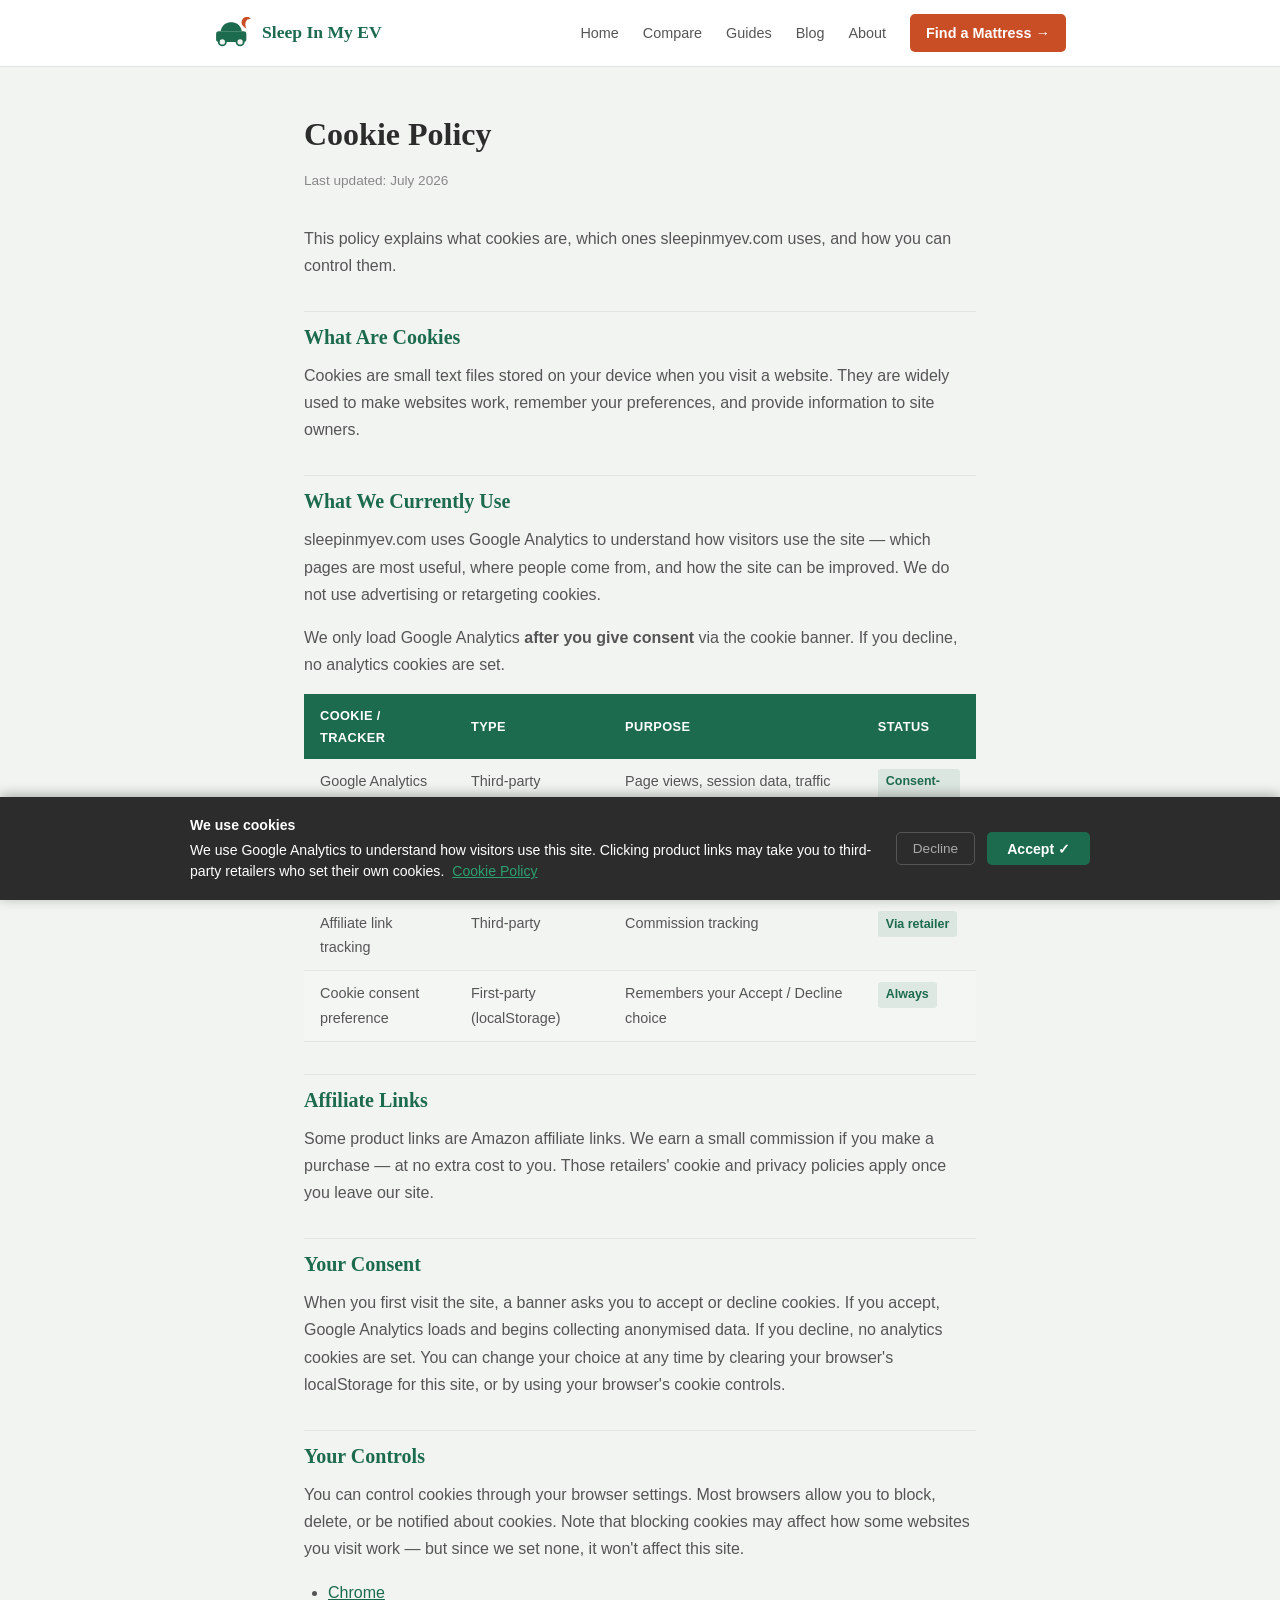
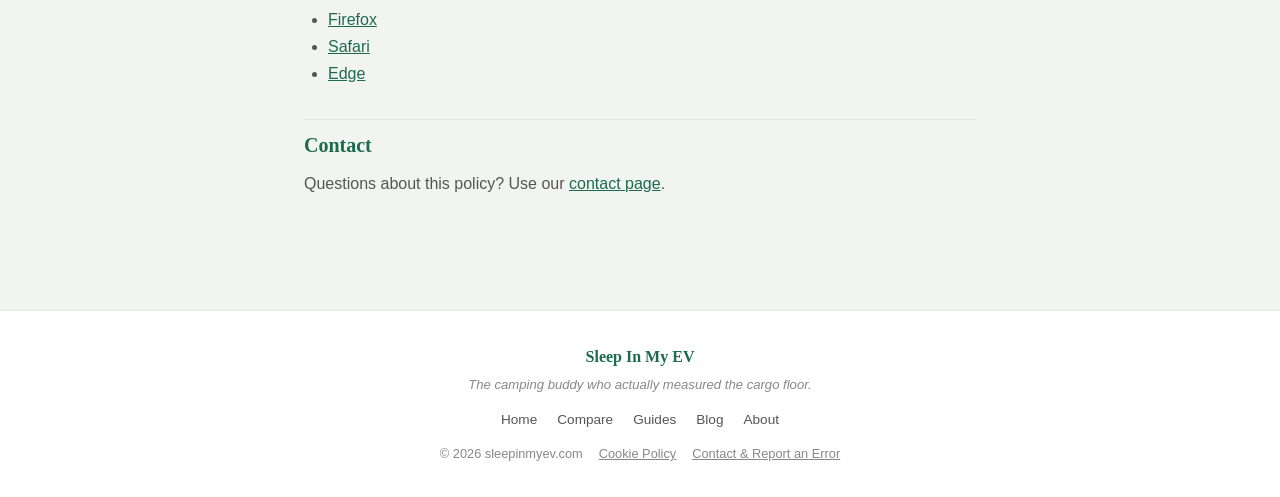
<file: cookies.html>
<!DOCTYPE html>
<html lang="en">
<head>
<!-- Google tag (gtag.js) -->
<script async src="https://www.googletagmanager.com/gtag/js?id=G-7FN0PS8WNR"></script>
<script>
  window.dataLayer = window.dataLayer || [];
  function gtag(){dataLayer.push(arguments);}
  gtag('js', new Date());

  gtag('config', 'G-7FN0PS8WNR');
</script>
<meta charset="UTF-8">
<link rel="sitemap" type="application/xml" href="/sitemap.xml">
<link rel="icon" type="image/x-icon" href="/favicon.ico">
<link rel="icon" type="image/png" sizes="32x32" href="/favicon-32.png">
<link rel="icon" type="image/png" sizes="16x16" href="/favicon-16.png">
<link rel="apple-touch-icon" sizes="180x180" href="/apple-touch-icon.png">
<link rel="icon" type="image/svg+xml" href="/favicon.svg">
<meta name="viewport" content="width=device-width, initial-scale=1.0">
<title>Cookie Policy — Sleep In My EV</title>
<meta name="description" content="Cookie policy for sleepinmyev.com — what cookies we use, why, and how to control them.">
<meta name="robots" content="noindex">
<style>
:root{--primary:#1D6B4E;--accent:#C94E26;--text:#2C2C2C;--text2:#555;--text3:#888;--bg:#F2F4F2;--white:#fff;--border:#E2E6E2;--font-serif:'Georgia','Times New Roman',serif}
*{box-sizing:border-box;margin:0;padding:0}
body{font-family:'Helvetica Neue',Arial,sans-serif;font-size:16px;line-height:1.7;color:var(--text);background:var(--bg)}
a{color:var(--primary)}
header{background:#fff;border-bottom:1px solid var(--border);position:sticky;top:0;z-index:100}
.nav-inner{max-width:900px;margin:0 auto;padding:.85rem 1.5rem;display:flex;align-items:center;justify-content:space-between;gap:1rem}
.logo{display:flex;align-items:center;gap:10px;text-decoration:none}
nav{display:flex;align-items:center;gap:1.5rem;font-size:.9rem}
nav a{color:var(--text2);font-weight:500;text-decoration:none}
nav a:hover{color:var(--primary)}
.nav-cta{background:var(--accent);color:#fff !important;padding:.45rem 1rem;border-radius:5px;font-weight:600}
.wrap{max-width:720px;margin:0 auto;padding:2.5rem 1.5rem 4rem}
h1{font-family:var(--font-serif);font-size:2rem;margin-bottom:.5rem;color:var(--text)}
.updated{font-size:.85rem;color:var(--text3);margin-bottom:2rem}
h2{font-family:var(--font-serif);font-size:1.25rem;color:var(--primary);margin:2rem 0 .5rem;padding-top:.5rem;border-top:1px solid var(--border)}
p{color:var(--text2);margin-bottom:1rem}
table{width:100%;border-collapse:collapse;font-size:.9rem;margin:1rem 0}
th{background:var(--primary);color:#fff;padding:.65rem 1rem;text-align:left;font-size:.8rem;text-transform:uppercase;letter-spacing:.4px}
td{padding:.65rem 1rem;border-bottom:1px solid var(--border);color:var(--text2);vertical-align:top}
tr:nth-child(even) td{background:rgba(248,249,248,.5)}
.tag{display:inline-block;background:rgba(29,107,78,.1);color:var(--primary);padding:.15rem .5rem;border-radius:3px;font-size:.78rem;font-weight:600}
.tag-none{background:rgba(200,200,200,.2);color:#888}
footer{background:#fff;border-top:1px solid var(--border);padding:2rem 1.5rem;text-align:center;font-size:.85rem;color:var(--text3)}
footer a{color:var(--primary)}
@media(max-width:640px){.wrap{padding:1.5rem 1rem 3rem}.nav-inner nav a:not(.nav-cta){display:none}}

footer{background:#fff;border-top:1px solid var(--border);padding:2rem 1.5rem;margin-top:2rem}
.footer-inner{max-width:900px;margin:0 auto;display:flex;flex-direction:column;align-items:center;gap:.75rem;text-align:center}
.footer-brand{display:flex;flex-direction:column;align-items:center;gap:.25rem}
.footer-logo{font-family:var(--font-serif);font-size:1rem;font-weight:700;color:var(--primary)}
.footer-tagline{font-size:.82rem;color:var(--text3);font-style:italic}
.footer-nav{display:flex;flex-wrap:wrap;justify-content:center;gap:.5rem 1.25rem}
.footer-nav a{font-size:.85rem;color:var(--text2);text-decoration:none;font-weight:500}
.footer-nav a:hover{color:var(--primary)}
.footer-legal{display:flex;flex-wrap:wrap;justify-content:center;gap:.5rem 1rem;font-size:.8rem;color:var(--text3)}
.footer-legal a{color:var(--text3);text-decoration:underline}
.footer-legal a:hover{color:var(--primary)}


.hamburger{display:none;flex-direction:column;gap:5px;cursor:pointer;padding:.4rem;border:none;background:transparent;z-index:210}
.hamburger span{display:block;width:24px;height:2px;background:var(--text);border-radius:2px;transition:.25s}
.hamburger.open span:nth-child(1){transform:translateY(7px) rotate(45deg)}
.hamburger.open span:nth-child(2){opacity:0}
.hamburger.open span:nth-child(3){transform:translateY(-7px) rotate(-45deg)}
.mobile-menu{display:none;position:absolute;top:100%;left:0;right:0;background:#fff;border-bottom:2px solid var(--primary);box-shadow:0 4px 16px rgba(0,0,0,.12);z-index:200;padding:.75rem 1.5rem 1rem;flex-direction:column;gap:.25rem}
.mobile-menu.open{display:flex}
.mobile-menu a{color:var(--text2);text-decoration:none;font-size:1rem;font-weight:500;padding:.65rem .5rem;border-bottom:1px solid var(--border)}
.mobile-menu a:last-child{border-bottom:none}
.mobile-menu .nav-cta{background:var(--primary);color:#fff!important;border-radius:6px;padding:.75rem 1rem;text-align:center;margin-top:.25rem;border:none}
@media(max-width:768px){
  .hamburger{display:flex}
  
  nav a:not(.nav-cta){display:none}
}
</style>
</head>
<body>
<header>
  <div class="nav-inner">
    <a class="logo" href="index.html">
      <svg width="38" height="32" viewBox="0 0 42 36" fill="none" xmlns="http://www.w3.org/2000/svg">
        <rect x="2" y="16" width="34" height="12" rx="3" fill="#1D6B4E"/>
        <path d="M7 16 C9 8 14 6 19 6 C24 6 29 8 31 16Z" fill="#1D6B4E"/>
        <circle cx="9" cy="28" r="5" fill="#1D6B4E"/><circle cx="9" cy="28" r="3" fill="#F2F4F2"/>
        <circle cx="29" cy="28" r="5" fill="#1D6B4E"/><circle cx="29" cy="28" r="3" fill="#F2F4F2"/>
        <path d="M37 3 C35 5 34 9 36 13 C31 11 29 6 32 2 C34.5 -1 39 -1 41 2 C39.5 2.5 37.5 2.5 37 3Z" fill="#C94E26"/>
      </svg>
      <span style="font-family:var(--font-serif);font-size:1.1rem;font-weight:700;color:var(--primary)">Sleep In My EV</span>
    </a>
    <nav>
      <a href="index.html">Home</a>
      <a href="compare.html">Compare</a>
      <a href="guides.html">Guides</a>
      <a href="blog/blog-index.html">Blog</a>
      <a href="about.html">About</a>
      <a class="nav-cta" href="compare.html">Find a Mattress →</a>
    </nav>
    <button class="hamburger" id="hamburger" onclick="toggleMobileMenu()" aria-label="Toggle menu">
      <span></span><span></span><span></span>
    </button>
  </div>
  <div class="mobile-menu" id="mobile-menu">
  </div>
</header>

<div class="wrap">
  <h1>Cookie Policy</h1>
  <p class="updated">Last updated: July 2026</p>

  <p>This policy explains what cookies are, which ones sleepinmyev.com uses, and how you can control them.</p>

  <h2>What Are Cookies</h2>
  <p>Cookies are small text files stored on your device when you visit a website. They are widely used to make websites work, remember your preferences, and provide information to site owners.</p>

  <h2>What We Currently Use</h2>
  <p>sleepinmyev.com uses Google Analytics to understand how visitors use the site — which pages are most useful, where people come from, and how the site can be improved. We do not use advertising or retargeting cookies.</p>
  <p>We only load Google Analytics <strong>after you give consent</strong> via the cookie banner. If you decline, no analytics cookies are set.</p>

  <table>
    <thead><tr><th>Cookie / Tracker</th><th>Type</th><th>Purpose</th><th>Status</th></tr></thead>
    <tbody>
      <tr><td>Google Analytics</td><td>Third-party analytics</td><td>Page views, session data, traffic sources — all anonymised</td><td><span class="tag">Consent-only</span></td></tr>
      <tr><td>Advertising / retargeting</td><td>Third-party</td><td>Ad targeting</td><td><span class="tag tag-none">Not used</span></td></tr>
      <tr><td>Affiliate link tracking</td><td>Third-party</td><td>Commission tracking</td><td><span class="tag">Via retailer</span></td></tr>
      <tr><td>Cookie consent preference</td><td>First-party (localStorage)</td><td>Remembers your Accept / Decline choice</td><td><span class="tag">Always</span></td></tr>
    </tbody>
  </table>

  <h2>Affiliate Links</h2>
  <p>Some product links are Amazon affiliate links. We earn a small commission if you make a purchase — at no extra cost to you. Those retailers' cookie and privacy policies apply once you leave our site.</p>

  <h2>Your Consent</h2>
  <p>When you first visit the site, a banner asks you to accept or decline cookies. If you accept, Google Analytics loads and begins collecting anonymised data. If you decline, no analytics cookies are set. You can change your choice at any time by clearing your browser's localStorage for this site, or by using your browser's cookie controls.</p>


  <h2>Your Controls</h2>
  <p>You can control cookies through your browser settings. Most browsers allow you to block, delete, or be notified about cookies. Note that blocking cookies may affect how some websites you visit work — but since we set none, it won't affect this site.</p>
  <ul style="margin:.5rem 0 1rem 1.5rem;color:var(--text2)">
    <li><a href="https://support.google.com/chrome/answer/95647" target="_blank" rel="noopener">Chrome</a></li>
    <li><a href="https://support.mozilla.org/en-US/kb/enhanced-tracking-protection-firefox-desktop" target="_blank" rel="noopener">Firefox</a></li>
    <li><a href="https://support.apple.com/guide/safari/manage-cookies-sfri11471/mac" target="_blank" rel="noopener">Safari</a></li>
    <li><a href="https://support.microsoft.com/en-us/microsoft-edge/delete-cookies-in-microsoft-edge-63947406-40ac-c3b8-57b9-2a946a29ae09" target="_blank" rel="noopener">Edge</a></li>
  </ul>

  <h2>Contact</h2>
  <p>Questions about this policy? Use our <a href="contact.html">contact page</a>.</p>
</div>

<footer>
  <div class="footer-inner">
    <div class="footer-brand">
      <span class="footer-logo">Sleep In My EV</span>
      <span class="footer-tagline">The camping buddy who actually measured the cargo floor.</span>
    </div>
    <nav class="footer-nav">
      <a href="index.html">Home</a>
      <a href="compare.html">Compare</a>
      <a href="guides.html">Guides</a>
      <a href="blog/blog-index.html">Blog</a>
      <a href="about.html">About</a>
    </nav>
    <div class="footer-legal">
      <span>© 2026 sleepinmyev.com</span>
      <a href="cookies.html">Cookie Policy</a>
      <a href="contact.html">Contact & Report an Error</a>
    </div>
  </div>
</footer>
<!-- Cookie consent banner -->
<div id="cookie-banner" style="display:none;position:fixed;bottom:0;left:0;right:0;background:#2C2C2C;color:#fff;z-index:9999;padding:1.1rem 1.5rem;box-shadow:0 -2px 12px rgba(0,0,0,.3)">
  <div style="max-width:900px;margin:0 auto;display:flex;align-items:center;justify-content:space-between;gap:1rem;flex-wrap:wrap">
    <div style="flex:1;min-width:220px;font-size:.88rem;line-height:1.5">
      <strong style="display:block;margin-bottom:.25rem">We use cookies</strong>
      We use Google Analytics to understand how visitors use this site. Clicking product links may take you to third-party retailers who set their own cookies.
      <a href="cookies.html" style="color:#2DA06F;text-decoration:underline;margin-left:.25rem">Cookie Policy</a>
    </div>
    <div style="display:flex;gap:.75rem;flex-shrink:0">
      <button onclick="rejectCookies()" style="background:transparent;color:#aaa;border:1px solid #555;border-radius:5px;padding:.5rem 1rem;font-size:.85rem;cursor:pointer;font-family:inherit">Decline</button>
      <button onclick="acceptCookies()" style="background:#1D6B4E;color:#fff;border:none;border-radius:5px;padding:.5rem 1.25rem;font-weight:700;cursor:pointer;font-size:.88rem;font-family:inherit">Accept ✓</button>
    </div>
  </div>
</div>
<script>
(function(){
  var consent = localStorage.getItem('cookie-consent');
  if(!consent){
    var b = document.getElementById('cookie-banner');
    if(b) b.style.display = 'block';
  } else if(consent === 'accepted'){
    loadGA();
  }
})();
function loadGA(){
  if(window._gaLoaded) return;
  window._gaLoaded = true;
  var s = document.createElement('script');
  s.src = 'https://www.googletagmanager.com/gtag/js?id=G-7FN0PS8WNR';
  s.async = true;
  document.head.appendChild(s);
  window.dataLayer = window.dataLayer || [];
  function gtag(){dataLayer.push(arguments);}
  window.gtag = gtag;
  gtag('js', new Date());
  gtag('config', 'G-7FN0PS8WNR');
}
function acceptCookies(){
  localStorage.setItem('cookie-consent','accepted');
  document.getElementById('cookie-banner').style.display='none';
  loadGA();
}
function rejectCookies(){
  localStorage.setItem('cookie-consent','rejected');
  document.getElementById('cookie-banner').style.display='none';
}
</script>
</body>
</html>
</file>
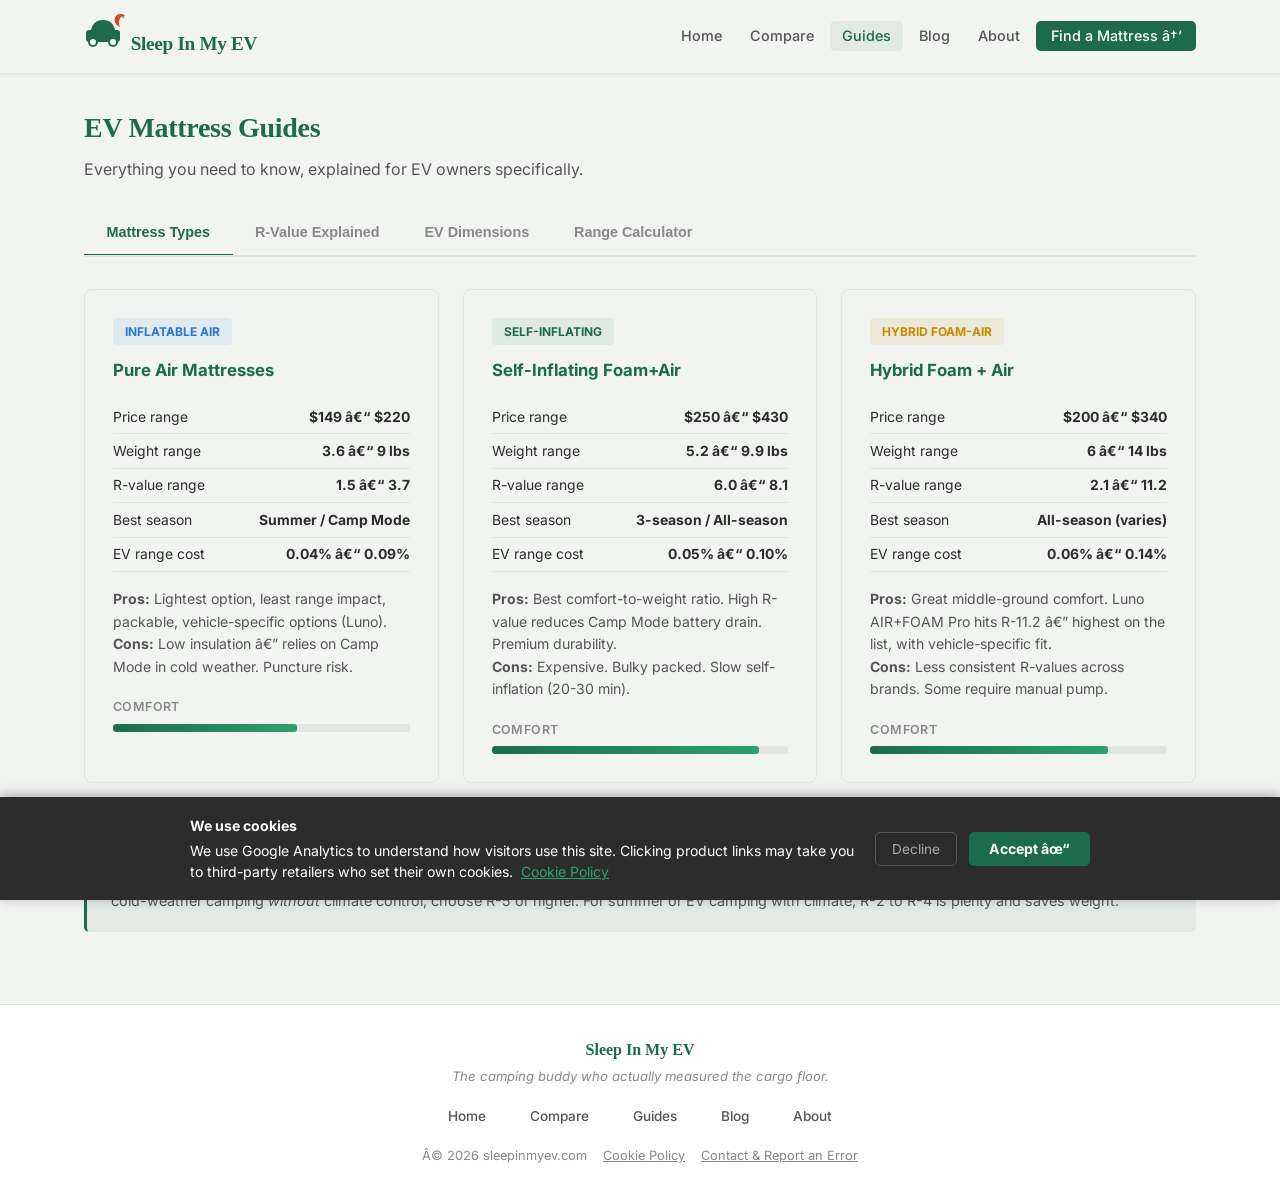
<file: guides.html>
<!DOCTYPE html>
<html lang="en">
<head>
<!-- Google tag (gtag.js) -->
<script async src="https://www.googletagmanager.com/gtag/js?id=G-7FN0PS8WNR"></script>
<script>
  window.dataLayer = window.dataLayer || [];
  function gtag(){dataLayer.push(arguments);}
  gtag('js', new Date());

  gtag('config', 'G-7FN0PS8WNR');
</script
<meta charset="UTF-8">
<link rel="sitemap" type="application/xml" href="/sitemap.xml">
<link rel="icon" type="image/x-icon" href="/favicon.ico">
<link rel="icon" type="image/png" sizes="32x32" href="/favicon-32.png">
<link rel="icon" type="image/png" sizes="16x16" href="/favicon-16.png">
<link rel="apple-touch-icon" sizes="180x180" href="/apple-touch-icon.png">
<link rel="icon" type="image/svg+xml" href="/favicon.svg">
<meta name="viewport" content="width=device-width, initial-scale=1.0">
<title>EV Camping Guides — Dimensions, R-Value & Range | Sleep In My EV</title>
<meta name="description" content="Expert guides covering mattress types, R-value explained, range impact calculator, and verified sleeping dimensions for 23 electric vehicles.">
<link rel="canonical" href="https://sleepinmyev.com/guides.html">
<meta property="og:title" content="EV Camping Guides — Mattress Types, R-Value, Dimensions | Sleep In My EV">
<meta property="og:description" content="Expert guides covering mattress types, R-value explained, range impact calculator, and verified sleeping dimensions for 23 electric vehicles.">
<meta property="og:type" content="website">
<meta property="og:url" content="https://sleepinmyev.com/guides.html">
<link href="https://fonts.googleapis.com/css2?family=Inter:wght@400;500;600;700&display=swap" rel="stylesheet">
<style>
*{margin:0;padding:0;box-sizing:border-box}
:root{
  /* Brand palette — Sleep In My EV */
  --primary:#1D6B4E;--primary-light:#2DA06F;--primary-bg:rgba(29,107,78,0.07);
  --accent:#C94E26;--accent-bg:rgba(201,78,38,0.08);
  --blue:#2a78d6;--blue-bg:rgba(42,120,214,0.08);
  --gold:#c48a00;--gold-bg:rgba(196,138,0,0.1);
  --sand:#F5EFE6;--sand-border:#E0D8CC;
  --text:#2C2C2C;--text2:#555;--text3:#888;
  --bg:#F2F4F2;--border:#E2E6E2;--white:#fff;
  --success:#1D6B4E;--success-bg:rgba(29,107,78,0.08);
  --warn:#8A5A00;--warn-bg:rgba(196,158,0,0.1);
  --danger:#7A2010;--danger-bg:rgba(201,78,38,0.08);
  --font-serif:'Georgia','Times New Roman',serif;
}
body{font-family:'Inter',sans-serif;color:var(--text);background:var(--bg);line-height:1.6;font-size:15px}

/* NAV */
header{background:var(--bg);border-bottom:1px solid var(--border);padding:.85rem 0;position:sticky;top:0;z-index:200;box-shadow:0 1px 4px rgba(0,0,0,.06)}
.nav-inner{max-width:1160px;margin:0 auto;padding:0 1.5rem;display:flex;justify-content:space-between;align-items:center}
.logo{font-size:1.25rem;font-weight:700;color:var(--primary);text-decoration:none;letter-spacing:-.3px}
.logo span{color:var(--accent)}
nav a{color:var(--text2);text-decoration:none;font-size:.9rem;font-weight:500;padding:.4rem .75rem;border-radius:5px;cursor:pointer;transition:.2s}
nav a:hover,nav a.active{background:var(--primary-bg);color:var(--primary)}
.nav-cta{background:var(--primary);color:#fff!important;border-radius:5px;padding:.4rem .9rem!important}
.nav-cta:hover{background:var(--primary-light)!important}

/* PAGES */
.page{display:none}.page.active{display:block}
.container{max-width:1160px;margin:0 auto;padding:0 1.5rem}
section{padding:2.5rem 0}
h2{font-size:1.75rem;color:var(--primary);margin-bottom:.4rem;letter-spacing:-.3px}
.section-sub{color:var(--text2);margin-bottom:1.75rem;font-size:1rem}

/* HERO */
.hero{padding:3.5rem 1.5rem;background:linear-gradient(135deg,#0c5c47 0%,#1a9e75 100%);color:#fff;text-align:center}
.hero h1{font-size:2.2rem;font-weight:700;margin-bottom:.75rem;letter-spacing:-.5px}
.hero p{font-size:1.1rem;opacity:.92;max-width:620px;margin:0 auto 1.75rem}
.hero-btns{display:flex;gap:1rem;justify-content:center;flex-wrap:wrap}
.btn{display:inline-block;padding:.8rem 1.6rem;border-radius:6px;font-weight:600;font-size:.95rem;cursor:pointer;border:none;transition:.2s}
.btn-primary{background:var(--accent);color:#fff}.btn-primary:hover{background:#c14b22;transform:translateY(-1px)}
.btn-outline{background:transparent;color:#fff;border:2px solid rgba(255,255,255,.7)}.btn-outline:hover{background:rgba(255,255,255,.1)}

/* STAT STRIP */
.stat-strip{display:grid;grid-template-columns:repeat(4,1fr);background:var(--bg);border-bottom:1px solid var(--border)}
.stat-item{padding:1.2rem 1.5rem;text-align:center}
.stat-num{font-size:1.6rem;font-weight:700;color:var(--primary)}
.stat-label{font-size:.8rem;color:var(--text3);text-transform:uppercase;letter-spacing:.5px;margin-top:.2rem}

/* BENEFITS */
.benefit-grid{display:grid;grid-template-columns:repeat(auto-fit,minmax(240px,1fr));gap:1.5rem}
.benefit-card{background:var(--bg);border-radius:8px;padding:1.75rem;border:1px solid var(--border)}
.benefit-icon{font-size:2rem;margin-bottom:.75rem}
.benefit-card h3{color:var(--primary);font-size:1.05rem;margin-bottom:.4rem}
.benefit-card p{color:var(--text2);font-size:.9rem}

/* QUICK CALC (Homepage) */
.quick-calc{background:var(--bg);border-radius:10px;padding:2rem;margin:1rem 0}
.calc-grid{display:grid;grid-template-columns:1fr 1fr;gap:2rem;margin-bottom:1.5rem}
@media(max-width:600px){.calc-grid{grid-template-columns:1fr}}
.form-group label{display:block;font-size:.82rem;font-weight:600;text-transform:uppercase;letter-spacing:.5px;color:var(--text2);margin-bottom:.5rem}
.form-group select,.form-group input{width:100%;padding:.7rem .9rem;border:1px solid var(--border);border-radius:5px;font-family:inherit;font-size:.95rem;background:#fff}
.form-group select:focus,.form-group input:focus{outline:none;border-color:var(--primary);box-shadow:0 0 0 3px var(--primary-bg)}
input[type=range]{-webkit-appearance:none;appearance:none;height:5px;background:var(--border);border-radius:3px;padding:0;border:none}
input[type=range]::-webkit-slider-thumb{-webkit-appearance:none;width:28px;height:28px;background:var(--primary);border-radius:50%;cursor:pointer;box-shadow:0 2px 6px rgba(0,0,0,.25);border:2px solid #fff}
input[type=range]::-moz-range-thumb{width:28px;height:28px;background:var(--primary);border-radius:50%;cursor:pointer;border:2px solid #fff;box-shadow:0 2px 6px rgba(0,0,0,.25)}
.result-box{background:var(--bg);border-left:4px solid var(--accent);border-radius:4px;padding:1.25rem 1.5rem;display:grid;grid-template-columns:auto 1fr;gap:1.5rem;align-items:center}
.result-big{font-size:2.2rem;font-weight:700;color:var(--accent);line-height:1}
.result-unit{font-size:.85rem;color:var(--text3);margin-top:.2rem}
.result-text{font-size:.9rem;color:var(--text2)}
.result-insight{background:var(--blue-bg);border-radius:5px;padding:.75rem 1rem;margin-top:.75rem;font-size:.85rem;color:var(--blue)}

/* FILTERS */
.filter-bar{background:var(--bg);border:1px solid var(--border);border-radius:8px;padding:1.25rem 1.5rem;margin-bottom:1.5rem;display:grid;grid-template-columns:repeat(auto-fit,minmax(170px,1fr));gap:1rem}
.filter-bar label{font-size:.78rem;font-weight:600;text-transform:uppercase;letter-spacing:.5px;color:var(--text3);margin-bottom:.35rem;display:block}
.filter-bar select{width:100%;padding:.6rem .75rem;border:1px solid var(--border);border-radius:5px;font-family:inherit;font-size:.88rem;background:#fff}

/* RESULTS META */
.results-meta{display:flex;justify-content:space-between;align-items:center;margin-bottom:1rem;font-size:.88rem;color:var(--text3)}
.results-count strong{color:var(--primary)}

/* TABLE */
.table-wrap{border:1px solid var(--border);border-radius:8px;overflow:hidden;overflow-x:auto;margin-bottom:2rem}
table{width:100%;border-collapse:collapse;background:var(--bg);min-width:900px}
thead tr{background:var(--bg)}
th{padding:.85rem 1rem;text-align:left;font-size:.78rem;font-weight:600;text-transform:uppercase;letter-spacing:.5px;color:var(--text3);border-bottom:2px solid var(--border);white-space:nowrap;cursor:pointer;user-select:none}
th:hover{color:var(--primary)}
th .sort-icon{margin-left:.3rem;opacity:.4}
td{padding:.9rem 1rem;border-bottom:1px solid var(--border);vertical-align:middle}
tr:last-child td{border-bottom:none}
tr:hover td{background:rgba(15,110,86,.03)}
.product-name{font-weight:600;font-size:.95rem}
.product-brand{font-size:.78rem;color:var(--text3);margin-top:.1rem}
.price-val{font-weight:700;color:var(--accent);font-size:1rem}
.weight-val{font-weight:500}
.rval{display:inline-block;padding:.2rem .6rem;border-radius:4px;font-size:.8rem;font-weight:600}
.rv-low{background:var(--blue-bg);color:var(--blue)}
.rv-mid{background:var(--gold-bg);color:var(--gold)}
.rv-high{background:var(--success-bg);color:var(--success)}
.fit-badge{display:inline-block;padding:.2rem .6rem;border-radius:4px;font-size:.75rem;font-weight:600;white-space:nowrap}
.fit-good{background:var(--success-bg);color:var(--success)}
.fit-fair{background:var(--warn-bg);color:var(--warn)}
.fit-poor{background:var(--danger-bg);color:var(--danger)}
.type-tag{display:inline-block;padding:.2rem .6rem;border-radius:4px;font-size:.75rem;font-weight:600;background:var(--primary-bg);color:var(--primary)}
.ev-badge{display:inline-block;background:var(--accent-bg);color:var(--accent);padding:.15rem .5rem;border-radius:3px;font-size:.7rem;font-weight:700;margin-top:.3rem}
.range-bar-wrap{display:flex;align-items:center;gap:.5rem}
.range-mini{font-size:.8rem;font-weight:600;color:var(--primary);white-space:nowrap}
.range-bar{width:60px;height:6px;background:var(--border);border-radius:3px;overflow:hidden}
.range-bar-fill{height:100%;background:var(--primary);border-radius:3px}
.stars{color:#f5b800;font-size:.85rem;letter-spacing:1px}

/* PRODUCT DETAIL PANEL */
.detail-panel{display:none;background:var(--bg);border:1px solid var(--border);border-radius:8px;padding:1.75rem;margin-bottom:1.5rem;position:relative}
.detail-panel.active{display:grid;grid-template-columns:1fr 1fr;gap:2rem}
.close-btn{position:absolute;top:1rem;right:1rem;background:none;border:none;font-size:1.3rem;cursor:pointer;color:var(--text3)}
.detail-specs{display:grid;grid-template-columns:1fr 1fr;gap:.5rem .75rem}
.spec-row{display:flex;justify-content:space-between;padding:.4rem 0;border-bottom:1px solid var(--border);font-size:.88rem}
.spec-row:last-child{border:none}
.spec-k{color:var(--text3)}
.spec-v{font-weight:600}
.pro-con{margin-top:1rem}
.pro-con h4{font-size:.85rem;font-weight:600;text-transform:uppercase;letter-spacing:.5px;color:var(--text3);margin-bottom:.5rem}
.pro-con li{font-size:.88rem;margin-bottom:.3rem;padding-left:1rem;position:relative}
.pro-con li::before{position:absolute;left:0;font-weight:700}
.pros li::before{content:"✓";color:var(--success)}
.cons li::before{content:"✗";color:var(--danger)}
.ev-note-box{background:var(--accent-bg);border-left:3px solid var(--accent);border-radius:4px;padding:.9rem 1rem;margin-top:1rem;font-size:.88rem;color:var(--text)}
.ev-note-box strong{color:var(--accent)}
.buy-btn{display:block;background:var(--accent);color:#fff;text-align:center;padding:.75rem;border-radius:5px;font-weight:600;text-decoration:none;margin-top:1rem;font-size:.9rem}
.buy-btn:hover{background:#c14b22}
@media(max-width:700px){.detail-panel.active{grid-template-columns:1fr}}

/* TABS */
.tabs{display:flex;gap:0;border-bottom:2px solid var(--border);margin-bottom:2rem;overflow-x:auto}
.tab-btn{padding:.85rem 1.4rem;border:none;background:none;cursor:pointer;font-weight:600;font-size:.9rem;color:var(--text3);border-bottom:3px solid transparent;margin-bottom:-2px;white-space:nowrap;transition:.2s}
.tab-btn.active{color:var(--primary);border-bottom-color:var(--primary)}
.tab-btn:hover{color:var(--primary)}
.tab-pane{display:none}.tab-pane.active{display:block}

/* TYPE CARDS */
.type-cards{display:grid;grid-template-columns:repeat(auto-fit,minmax(260px,1fr));gap:1.5rem}
.type-card{background:var(--bg);border:1px solid var(--border);border-radius:8px;padding:1.75rem}
.type-card h3{color:var(--primary);font-size:1.05rem;margin-bottom:1rem}
.type-badge{display:inline-block;padding:.25rem .75rem;border-radius:4px;font-size:.75rem;font-weight:700;margin-bottom:.75rem}
.badge-green{background:var(--success-bg);color:var(--success)}
.badge-blue{background:var(--blue-bg);color:var(--blue)}
.badge-gold{background:var(--gold-bg);color:var(--gold)}
.spec-line{display:flex;justify-content:space-between;font-size:.87rem;padding:.35rem 0;border-bottom:1px solid var(--border)}
.spec-line:last-child{border:none}
.comfort-bar{margin-top:1rem}
.comfort-bar label{font-size:.78rem;color:var(--text3);text-transform:uppercase;letter-spacing:.4px;font-weight:600}
.bar-track{background:var(--border);border-radius:3px;height:8px;margin-top:.35rem;overflow:hidden}
.bar-fill{height:100%;border-radius:3px;background:linear-gradient(90deg,var(--primary),var(--primary-light))}

/* R-VALUE GUIDE */
.rv-scale{display:grid;gap:.75rem;margin:1.5rem 0}
.rv-row{display:flex;align-items:center;gap:1rem;padding:.75rem 1rem;background:var(--bg);border:1px solid var(--border);border-radius:6px}
.rv-chip{min-width:56px;text-align:center;padding:.3rem .5rem;border-radius:4px;font-weight:700;font-size:.9rem}
.rv-desc{flex:1;font-size:.9rem}
.rv-ev-note{font-size:.8rem;color:var(--primary);margin-top:.2rem;font-weight:500}
.insight-box{background:var(--primary-bg);border-left:3px solid var(--primary);border-radius:5px;padding:1.25rem 1.5rem;margin-top:1.5rem}
.insight-box h4{color:var(--primary);margin-bottom:.4rem}
.insight-box p{font-size:.9rem;color:var(--text2)}

/* FULL RANGE CALC */
.full-calc{background:var(--bg);border-radius:10px;padding:2rem;margin:1rem 0}
.full-calc-grid{display:grid;grid-template-columns:1fr 1fr;gap:2rem}
@media(max-width:600px){.full-calc-grid{grid-template-columns:1fr}}
.result-grid{display:grid;grid-template-columns:repeat(3,1fr);gap:1rem;margin-top:1.5rem}
.result-card{background:var(--bg);border:1px solid var(--border);border-radius:6px;padding:1.1rem;text-align:center}
.result-card .num{font-size:1.5rem;font-weight:700}
.result-card .lbl{font-size:.78rem;color:var(--text3);text-transform:uppercase;letter-spacing:.4px;margin-top:.2rem}
.rc-green .num{color:var(--success)}
.rc-orange .num{color:var(--warn)}
.rc-red .num{color:var(--accent)}
.context-bar{background:var(--bg);border:1px solid var(--border);border-radius:6px;padding:1.1rem 1.5rem;margin-top:1rem}
.context-bar h4{font-size:.85rem;font-weight:600;color:var(--text2);margin-bottom:.75rem}
.context-rows{display:grid;gap:.5rem}
.context-row{display:flex;align-items:center;gap:.75rem;font-size:.85rem}
.ctx-label{min-width:160px;color:var(--text2)}
.ctx-bar-wrap{flex:1;background:var(--border);border-radius:3px;height:8px}
.ctx-bar-inner{height:100%;border-radius:3px}
.ctx-pct{min-width:42px;text-align:right;font-weight:600;font-size:.82rem}

/* ABOUT */
.about-section{background:var(--bg);border-radius:8px;padding:1.75rem;margin-bottom:1.5rem}
.about-section h3{color:var(--primary);margin-bottom:.75rem}
.about-section p,.about-section li{color:var(--text2);font-size:.95rem;margin-bottom:.5rem}
.about-section ul{margin-left:1.25rem}

/* FOOTER */
footer{background:var(--bg);border-top:1px solid var(--border);padding:1.5rem;text-align:center;font-size:.82rem;color:var(--text3);margin-top:3rem}

/* RESPONSIVE */

.hamburger{display:none;flex-direction:column;gap:5px;cursor:pointer;padding:.4rem;border:none;background:transparent;z-index:210}
.hamburger span{display:block;width:24px;height:2px;background:var(--text);border-radius:2px;transition:.25s}
.hamburger.open span:nth-child(1){transform:translateY(7px) rotate(45deg)}
.hamburger.open span:nth-child(2){opacity:0}
.hamburger.open span:nth-child(3){transform:translateY(-7px) rotate(-45deg)}
.mobile-menu{display:none;position:absolute;top:100%;left:0;right:0;background:#fff;border-bottom:2px solid var(--primary);box-shadow:0 4px 16px rgba(0,0,0,.12);z-index:200;padding:.75rem 1.5rem 1rem;flex-direction:column;gap:.25rem}
.mobile-menu.open{display:flex}
.mobile-menu a{color:var(--text2);text-decoration:none;font-size:1rem;font-weight:500;padding:.65rem .5rem;border-bottom:1px solid var(--border)}
.mobile-menu a:last-child{border-bottom:none}
.mobile-menu .nav-cta{background:var(--primary);color:#fff!important;border-radius:6px;padding:.75rem 1rem;text-align:center;margin-top:.25rem;border:none}
@media(max-width:768px){
  .hamburger{display:flex}
  
  nav a:not(.nav-cta){display:none}
.hero h1{font-size:1.6rem}
  .stat-strip{grid-template-columns:repeat(2,1fr)}
  
  
  
  
  
  
  
  
  
  
  nav a:not(.nav-cta){display:none}
  h2{font-size:1.4rem}
  input[type=range]{height:8px;margin:8px 0}
  .detail-panel.active{grid-template-columns:1fr}
  .full-calc-grid{grid-template-columns:1fr}
}

footer{background:#fff;border-top:1px solid var(--border);padding:2rem 1.5rem;margin-top:2rem}
.footer-inner{max-width:900px;margin:0 auto;display:flex;flex-direction:column;align-items:center;gap:.75rem;text-align:center}
.footer-brand{display:flex;flex-direction:column;align-items:center;gap:.25rem}
.footer-logo{font-family:var(--font-serif);font-size:1rem;font-weight:700;color:var(--primary)}
.footer-tagline{font-size:.82rem;color:var(--text3);font-style:italic}
.footer-nav{display:flex;flex-wrap:wrap;justify-content:center;gap:.5rem 1.25rem}
.footer-nav a{font-size:.85rem;color:var(--text2);text-decoration:none;font-weight:500}
.footer-nav a:hover{color:var(--primary)}
.footer-legal{display:flex;flex-wrap:wrap;justify-content:center;gap:.5rem 1rem;font-size:.8rem;color:var(--text3)}
.footer-legal a{color:var(--text3);text-decoration:underline}
.footer-legal a:hover{color:var(--primary)}

</style>
<meta property="og:image" content="https://sleepinmyev.com/og-image.svg">
<meta property="og:image:width" content="1200">
<meta property="og:image:height" content="630">
<meta name="twitter:card" content="summary_large_image">
<meta name="twitter:image" content="https://sleepinmyev.com/og-image.svg">
<script type="application/ld+json">
{
  "@context": "https://schema.org",
  "@type": "Organization",
  "name": "Sleep In My EV",
  "url": "https://sleepinmyev.com",
  "description": "Verified sleeping dimensions for 29 EVs. Real mattress specs, R-values, weight and EV fitment ratings for EV campers.",
  "contactPoint": {
    "@type": "ContactPoint",
    "contactType": "customer support",
    "email": "hello@sleepinmyev.com",
    "url": "https://sleepinmyev.com/contact.html"
  },
  "sameAs": []
}
</script>
<script type="application/ld+json">
{
  "@context": "https://schema.org",
  "@type": "HowTo",
  "name": "How to Choose a Camping Mattress for Your EV",
  "description": "A step-by-step guide to selecting the right sleeping mattress for camping in your electric vehicle, based on verified floor dimensions and R-value requirements.",
  "step": [
    {
      "@type": "HowToStep",
      "name": "Measure your EV cargo floor",
      "text": "Find your EV in our dimensions table. Note the sleeping length (rear hatch to front seat) and the width at the wheel arches — this is the narrowest usable sleeping width, not the cargo opening width."
    },
    {
      "@type": "HowToStep",
      "name": "Choose an R-value based on your camping season",
      "text": "For 3-season camping with Camp Mode or Utility Mode active, R-3 to R-5 is sufficient. For cold-weather camping below freezing, choose R-7 or higher. Without Camp Mode, add at least 2 points to your target R-value."
    },
    {
      "@type": "HowToStep",
      "name": "Check mattress fitment for your EV",
      "text": "Use the compare table to filter by your EV and see Good, Fair, or Poor fitment ratings for every mattress. Good means the mattress fits with at least 2 inches of clearance. Fair means it fits with the front seat pushed forward or with minimal clearance."
    },
    {
      "@type": "HowToStep",
      "name": "Consider weight and inflation type",
      "text": "Self-inflating pads are the easiest to use in an EV — no pump needed. Air mattresses compress smaller but require a pump. Foam pads need no setup but are bulkier when not in use. Weight has negligible range impact (less than 0.3% per trip)."
    }
  ]
}
</script>
</head>
<body>
<header>
  <div class="nav-inner">
    <a class="logo" href="index.html">
      <svg width="42" height="36" viewBox="0 0 42 36" fill="none" xmlns="http://www.w3.org/2000/svg" aria-hidden="true">
        <rect x="2" y="16" width="34" height="12" rx="3" fill="#1D6B4E"/>
        <path d="M7 16 C9 8 14 6 19 6 C24 6 29 8 31 16Z" fill="#1D6B4E"/>
        <circle cx="9" cy="28" r="5" fill="#1D6B4E"/><circle cx="9" cy="28" r="3" fill="white"/>
        <circle cx="29" cy="28" r="5" fill="#1D6B4E"/><circle cx="29" cy="28" r="3" fill="white"/>
        <path d="M37 3 C35 5 34 9 36 13 C31 11 29 6 32 2 C34.5 -1 39 -1 41 2 C39.5 2.5 37.5 2.5 37 3Z" fill="#C94E26"/>
        <text x="38" y="4" font-family="Georgia,serif" font-size="6" fill="#C94E26" font-weight="700">z</text>
      </svg>
      <span style="font-family:var(--font-serif);font-size:1.2rem;font-weight:700;color:var(--primary);letter-spacing:-0.3px">Sleep In My EV</span>
    </a>
    <nav>
      <a href="index.html"       data-page="index.html"   >Home</a>
      <a href="compare.html"     data-page="compare.html" >Compare</a>
      <a href="guides.html"      data-page="guides.html"  class='active'>Guides</a>
      <a href="blog/blog-index.html"  data-page="blog"         >Blog</a>
      <a href="about.html"       data-page="about.html"   >About</a>
      <a class="nav-cta" href="compare.html">Find a Mattress →</a>
    </nav>
    <button class="hamburger" id="hamburger" onclick="toggleMobileMenu()" aria-label="Toggle menu">
      <span></span><span></span><span></span>
    </button>
  </div>
  <div class="mobile-menu" id="mobile-menu"></div>
</header>

<div class="container">
    <section style="padding-top:2rem">
      <h2 style="font-family:var(--font-serif)">EV Mattress Guides</h2>
      <p class="section-sub">Everything you need to know, explained for EV owners specifically.</p>

      <div class="tabs">
        <button class="tab-btn active" onclick="switchTab(this,'t-types')">Mattress Types</button>
        <button class="tab-btn" onclick="switchTab(this,'t-rv')">R-Value Explained</button>
        <button class="tab-btn" id="tab-btn-ev-dims" onclick="switchTab(this,'t-ev-dims')">EV Dimensions</button>
        <button class="tab-btn" onclick="switchTab(this,'t-calc')">Range Calculator</button>
      </div>

      <!-- TYPES TAB -->
      <div id="t-types" class="tab-pane active">
        <div class="type-cards">
          <div class="type-card">
            <div class="type-badge badge-blue">INFLATABLE AIR</div>
            <h3>Pure Air Mattresses</h3>
            <div class="spec-line"><span>Price range</span><strong>$149 – $220</strong></div>
            <div class="spec-line"><span>Weight range</span><strong>3.6 – 9 lbs</strong></div>
            <div class="spec-line"><span>R-value range</span><strong>1.5 – 3.7</strong></div>
            <div class="spec-line"><span>Best season</span><strong>Summer / Camp Mode</strong></div>
            <div class="spec-line"><span>EV range cost</span><strong>0.04% – 0.09%</strong></div>
            <div style="margin-top:1rem;font-size:.88rem;color:var(--text2)">
              <strong>Pros:</strong> Lightest option, least range impact, packable, vehicle-specific options (Luno).<br>
              <strong>Cons:</strong> Low insulation — relies on Camp Mode in cold weather. Puncture risk.
            </div>
            <div class="comfort-bar"><label>Comfort</label><div class="bar-track"><div class="bar-fill" style="width:62%"></div></div></div>
          </div>
          <div class="type-card">
            <div class="type-badge badge-green">SELF-INFLATING</div>
            <h3>Self-Inflating Foam+Air</h3>
            <div class="spec-line"><span>Price range</span><strong>$250 – $430</strong></div>
            <div class="spec-line"><span>Weight range</span><strong>5.2 – 9.9 lbs</strong></div>
            <div class="spec-line"><span>R-value range</span><strong>6.0 – 8.1</strong></div>
            <div class="spec-line"><span>Best season</span><strong>3-season / All-season</strong></div>
            <div class="spec-line"><span>EV range cost</span><strong>0.05% – 0.10%</strong></div>
            <div style="margin-top:1rem;font-size:.88rem;color:var(--text2)">
              <strong>Pros:</strong> Best comfort-to-weight ratio. High R-value reduces Camp Mode battery drain. Premium durability.<br>
              <strong>Cons:</strong> Expensive. Bulky packed. Slow self-inflation (20-30 min).
            </div>
            <div class="comfort-bar"><label>Comfort</label><div class="bar-track"><div class="bar-fill" style="width:90%"></div></div></div>
          </div>
          <div class="type-card">
            <div class="type-badge badge-gold">HYBRID FOAM-AIR</div>
            <h3>Hybrid Foam + Air</h3>
            <div class="spec-line"><span>Price range</span><strong>$200 – $340</strong></div>
            <div class="spec-line"><span>Weight range</span><strong>6 – 14 lbs</strong></div>
            <div class="spec-line"><span>R-value range</span><strong>2.1 – 11.2</strong></div>
            <div class="spec-line"><span>Best season</span><strong>All-season (varies)</strong></div>
            <div class="spec-line"><span>EV range cost</span><strong>0.06% – 0.14%</strong></div>
            <div style="margin-top:1rem;font-size:.88rem;color:var(--text2)">
              <strong>Pros:</strong> Great middle-ground comfort. Luno AIR+FOAM Pro hits R-11.2 — highest on the list, with vehicle-specific fit.<br>
              <strong>Cons:</strong> Less consistent R-values across brands. Some require manual pump.
            </div>
            <div class="comfort-bar"><label>Comfort</label><div class="bar-track"><div class="bar-fill" style="width:80%"></div></div></div>
          </div>
        </div>
        <div class="insight-box" style="margin-top:2rem">
          <h4>🔌 EV Camper Summary</h4>
          <p>If you have Camp Mode or climate control, you can use <strong>any mattress type</strong> year-round regardless of R-value — the HVAC does the insulation work. For cold-weather camping <em>without</em> climate control, choose R-5 or higher. For summer or EV camping with climate, R-2 to R-4 is plenty and saves weight.</p>
        </div>
      </div>

      <!-- R-VALUE TAB -->
      <div id="t-rv" class="tab-pane">
        <p style="color:var(--text2);margin-bottom:1.5rem">R-Value measures thermal resistance — how well a mattress insulates you from the cold ground or vehicle floor. Higher = warmer. This matters differently in EVs than traditional camping.</p>
        <div class="rv-scale">
          <div class="rv-row"><div class="rv-chip rv-low" style="background:var(--blue-bg);color:var(--blue)">R-1.5</div><div><div class="rv-desc">Minimal insulation — summer only without climate control</div><div class="rv-ev-note">✓ Fine for EV camping with Camp Mode in any season</div></div></div>
          <div class="rv-row"><div class="rv-chip" style="background:var(--gold-bg);color:var(--gold)">R-3.7</div><div><div class="rv-desc">Light insulation — 3-season camping, shoulder seasons</div><div class="rv-ev-note">✓ Great EV pick: works without climate control down to ~40°F</div></div></div>
          <div class="rv-row"><div class="rv-chip" style="background:var(--success-bg);color:var(--success)">R-6.5</div><div><div class="rv-desc">Good insulation — solid 3-season, most car camping</div><div class="rv-ev-note">✓ Reduces battery drain from heating — EV runs climate control less</div></div></div>
          <div class="rv-row"><div class="rv-chip" style="background:var(--accent-bg);color:var(--accent)">R-8.1</div><div><div class="rv-desc">Excellent insulation — cold weather, all-season capability</div><div class="rv-ev-note">✓ Ideal winter EV camping — high insulation + Camp Mode = minimal battery use</div></div></div>
          <div class="rv-row"><div class="rv-chip" style="background:rgba(15,110,86,.15);color:var(--primary)">R-11.2</div><div><div class="rv-desc">Maximum insulation — extreme cold, mountaineering-grade</div><div class="rv-ev-note">✓ Luno AIR+FOAM Pro — warmest vehicle mattress tested, still only 14 lbs</div></div></div>
        </div>
        <div class="insight-box">
          <h4>💡 The EV-Specific Advantage</h4>
          <p>Traditional campers <em>must</em> rely on mattress insulation to survive cold nights. EV campers with Camp Mode have a backup: the HVAC maintains temperature all night on battery. This means <strong>you can use a lighter, lower R-value mattress and still sleep warm</strong>. A R-2 mattress + Tesla Camp Mode often outperforms a R-7 mattress in a traditional tent.</p>
        </div>
      </div>

      <!-- EV DIMENSIONS TAB -->
      <div id="t-ev-dims" class="tab-pane">
        <p style="color:var(--text2);margin-bottom:1rem">Select your EV to see verified interior sleeping dimensions, mattress fit guidance, and camping tips — all in one place.</p>

        <div style="background:var(--bg);border:1px solid var(--border);border-radius:8px;padding:1rem 1.25rem;margin-bottom:1.5rem;display:flex;align-items:center;gap:1rem;flex-wrap:wrap">
          <label style="font-size:.82rem;font-weight:700;text-transform:uppercase;letter-spacing:.5px;color:var(--text3)">Your EV:</label>
          <select id="ev-select" onchange="showEVProfile(this.value)" style="padding:.6rem 1rem;border:1px solid var(--border);border-radius:5px;font-family:inherit;font-size:.95rem;flex:1;min-width:200px;max-width:380px">
            <option value="">— Choose your EV —</option>
            <optgroup label="Tesla">
              <option value="model_y">Tesla Model Y</option>
              <option value="model_3">Tesla Model 3</option>
              <option value="model_x">Tesla Model X</option>
              <option value="cybertruck">Tesla Cybertruck</option>
            </optgroup>
            <optgroup label="Hyundai / Kia">
              <option value="ioniq5">Hyundai Ioniq 5</option>
              <option value="ioniq6">Hyundai Ioniq 6</option>
              <option value="ev9">Kia EV9</option>
              <option value="kia_ev6">Kia EV6</option>
            </optgroup>
            <optgroup label="Rivian">
              <option value="r1s">Rivian R1S</option>
              <option value="r1t">Rivian R1T</option>
              <option value="rivian_r2">Rivian R2</option>
            </optgroup>
            <optgroup label="Volkswagen">
              <option value="id4">VW ID.4</option>
              <option value="id_buzz">VW ID.Buzz LWB (standard)</option>
              <option value="id_buzz_tourer">VW ID.Buzz Tourer 2027 ✦</option>
            </optgroup>
            <optgroup label="Volvo">
              <option value="ex40">Volvo EX40</option>
            </optgroup>
            <optgroup label="BMW">
              <option value="ix">BMW iX</option>
            </optgroup>
            <optgroup label="Ford">
              <option value="mach_e">Ford Mustang Mach-E</option>
              <option value="f150_lightning">Ford F-150 Lightning</option>
            </optgroup>
            <optgroup label="Toyota / Subaru">
              <option value="bz4x">Toyota bZ4X</option>
              <option value="solterra">Subaru Solterra</option>
            </optgroup>
            <optgroup label="Chevrolet">
              <option value="bolt">Chevrolet Bolt EV</option>
              <option value="equinox">Chevrolet Equinox EV</option>
            </optgroup>
            <optgroup label="Polestar">
              <option value="polestar2">Polestar 2</option>
            </optgroup>
            <optgroup label="Nissan">
              <option value="ariya">Nissan Ariya</option>
            </optgroup>
            <optgroup label="Chevrolet (new)">
              <option value="blazer_ev">Chevrolet Blazer EV</option>
            </optgroup>
            <optgroup label="Hyundai (new)">
              <option value="ioniq9">Hyundai Ioniq 9</option>
            </optgroup>
            <optgroup label="Subaru (new)">
              <option value="trailseeker">Subaru Trailseeker</option>
            </optgroup>
            <optgroup label="VinFast">
              <option value="vinfast_vf8">VinFast VF8</option>
              <option value="vinfast_vf9">VinFast VF9</option>
            </optgroup>
          </select>
          <button onclick="showAllEVs()" style="background:var(--primary);color:#fff;border:none;border-radius:5px;padding:.6rem 1rem;font-size:.85rem;font-weight:600;cursor:pointer;white-space:nowrap">Compare All</button>
        </div>

        <!-- Individual EV profile cards — hidden by default, shown on select -->
        <div id="ev-profiles-individual" style="display:none"></div>

        <!-- All EVs table — shown by default -->
        <div id="ev-profiles-all">
          <div style="overflow-x:auto;border:1px solid var(--border);border-radius:8px;margin-bottom:1.5rem">
            <table style="width:100%;border-collapse:collapse;min-width:960px">
              <thead>
                <tr style="background:var(--bg)">
                  <th style="padding:.85rem 1rem;text-align:left;font-size:.75rem;font-weight:700;text-transform:uppercase;letter-spacing:.5px;color:var(--text3);border-bottom:2px solid var(--border)">EV Model</th>
                  <th style="padding:.85rem 1rem;text-align:center;font-size:.75rem;font-weight:700;text-transform:uppercase;letter-spacing:.5px;color:var(--text3);border-bottom:2px solid var(--border)">Length</th>
                  <th style="padding:.85rem 1rem;text-align:center;font-size:.75rem;font-weight:700;text-transform:uppercase;letter-spacing:.5px;color:var(--text3);border-bottom:2px solid var(--border)">Width</th>
                  <th style="padding:.85rem 1rem;text-align:center;font-size:.75rem;font-weight:700;text-transform:uppercase;letter-spacing:.5px;color:var(--text3);border-bottom:2px solid var(--border)">Headroom</th>
                  <th style="padding:.85rem 1rem;text-align:left;font-size:.75rem;font-weight:700;text-transform:uppercase;letter-spacing:.5px;color:var(--text3);border-bottom:2px solid var(--border)">Max Mattress</th>
                  <th style="padding:.85rem 1rem;text-align:center;font-size:.75rem;font-weight:700;text-transform:uppercase;letter-spacing:.5px;color:var(--text3);border-bottom:2px solid var(--border)">Floor Flat?</th>
                  <th style="padding:.85rem 1rem;text-align:center;font-size:.75rem;font-weight:700;text-transform:uppercase;letter-spacing:.5px;color:var(--text3);border-bottom:2px solid var(--border)">Camp Mode</th>
                  <th style="padding:.85rem 1rem;text-align:center;font-size:.75rem;font-weight:700;text-transform:uppercase;letter-spacing:.5px;color:var(--text3);border-bottom:2px solid var(--border)">Cargo Down</th>
                  <th style="padding:.85rem 1rem;text-align:left;font-size:.75rem;font-weight:700;text-transform:uppercase;letter-spacing:.5px;color:var(--text3);border-bottom:2px solid var(--border)">Best For</th>
                </tr>
              </thead>
              <tbody id="ev-all-tbody"></tbody>
            </table>
          </div>
          <div style="background:var(--primary-bg);border-left:3px solid var(--primary);border-radius:5px;padding:1rem 1.25rem;font-size:.88rem;color:var(--text2)">
            💡 <strong>Tip:</strong> Select an EV above for a full profile with mattress recommendations, setup tips, and Camp Mode battery info. All dimensions are approximate — always measure your specific vehicle before purchasing a mattress.
          </div>
        </div>
      </div>

      <!-- CALC TAB -->
      <div id="t-calc" class="tab-pane">
        <p style="color:var(--text2);margin-bottom:1.5rem">Based on the industry-standard formula: <strong>100 lbs additional weight ≈ 1% range loss</strong>. This reflects real-world EV physics, accounting for rolling resistance and minor aerodynamic effects.</p>
        <div class="full-calc">
          <div class="full-calc-grid">
            <div class="form-group">
              <label for="cev">EV Model</label>
              <select id="cev" onchange="calcFull()">
            <optgroup label="Tesla">
              <option value="260" data-key="model_y">Tesla Model Y (260 mi)</option>
              <option value="272" data-key="model_3">Tesla Model 3 (272 mi)</option>
              <option value="348" data-key="model_x">Tesla Model X (348 mi)</option>
              <option value="320" data-key="cybertruck">Tesla Cybertruck (320 mi)</option>
            </optgroup>
            <optgroup label="Hyundai">
              <option value="266" data-key="ioniq5">Hyundai Ioniq 5 (266 mi)</option>
              <option value="361" data-key="ioniq6">Hyundai Ioniq 6 (361 mi)</option>
            </optgroup>
            <optgroup label="Kia">
              <option value="304" data-key="ev9">Kia EV9 (304 mi)</option>
              <option value="310" data-key="kia_ev6">Kia EV6 (310 mi)</option>
            </optgroup>
            <optgroup label="Rivian">
              <option value="321" data-key="r1s">Rivian R1S (321 mi)</option>
              <option value="314" data-key="r1t">Rivian R1T (314 mi)</option>
              <option value="290" data-key="rivian_r2">Rivian R2 (290 mi)</option>
            </optgroup>
            <optgroup label="VW">
              <option value="260" data-key="id4">VW ID.4 (260 mi)</option>
              <option value="234" data-key="id_buzz">VW ID.Buzz LWB (234 mi)</option>
            </optgroup>
            <optgroup label="Volvo">
              <option value="269" data-key="ex40">Volvo EX40 (269 mi)</option>
            </optgroup>
            <optgroup label="BMW">
              <option value="324" data-key="ix">BMW iX xDrive50 (324 mi)</option>
            </optgroup>
            <optgroup label="Ford">
              <option value="312" data-key="mach_e">Ford Mustang Mach-E (312 mi)</option>
              <option value="320" data-key="f150_lightning">Ford F-150 Lightning (320 mi)</option>
            </optgroup>
            <optgroup label="Toyota">
              <option value="252" data-key="bz4x">Toyota bZ4X (252 mi)</option>
            </optgroup>
            <optgroup label="Subaru">
              <option value="227" data-key="solterra">Subaru Solterra (227 mi)</option>
            </optgroup>
            <optgroup label="Polestar">
              <option value="270" data-key="polestar2">Polestar 2 (270 mi)</option>
            </optgroup>
            <optgroup label="Chevrolet">
              <option value="259" data-key="bolt">Chevrolet Bolt EV (259 mi)</option>
              <option value="319" data-key="equinox">Chevrolet Equinox EV (319 mi)</option>
              <option value="279" data-key="blazer_ev">Chevrolet Blazer EV (279 mi)</option>
            </optgroup>
            <optgroup label="Nissan">
              <option value="304" data-key="ariya">Nissan Ariya (304 mi)</option>
            </optgroup>
            <optgroup label="Hyundai (new)">
              <option value="335" data-key="ioniq9">Hyundai Ioniq 9 (335 mi)</option>
            </optgroup>
            <optgroup label="Subaru (new)">
              <option value="281" data-key="trailseeker">Subaru Trailseeker (281 mi)</option>
            </optgroup>
            <optgroup label="VinFast">
              <option value="264" data-key="vinfast_vf8">VinFast VF8 (264 mi)</option>
              <option value="292" data-key="vinfast_vf9">VinFast VF9 (292 mi)</option>
            </optgroup>
              </select>
            </div>
            <div class="form-group">
              <label for="cwt">Mattress Weight: <strong id="cwt-val">9</strong> lbs</label>
              <input type="range" id="cwt" min="3" max="50" value="9" oninput="calcFull()" onchange="calcFull()" touch-action:pan-y" style=">
            </div>
          </div>
          <div class="result-grid">
            <div class="result-card rc-green"><div class="num" id="c-pct">0.09%</div><div class="lbl">Mattress only</div></div>
            <div class="result-card rc-orange"><div class="num" id="c-total">~1.3%</div><div class="lbl">Typical full setup</div></div>
            <div class="result-card rc-red"><div class="num" id="c-miles">0.23 mi</div><div class="lbl">Miles lost (mattress)</div></div>
          </div>
          <div class="context-bar">
            <h4>What Actually Impacts Range the Most</h4>
            <div class="context-rows">
              <div class="context-row"><div class="ctx-label" id="ctx-mat">Mattress (9 lbs)</div><div class="ctx-bar-wrap"><div class="ctx-bar-inner" id="ctx-mat-bar" style="width:2%;background:var(--primary)"></div></div><div class="ctx-pct" id="ctx-mat-pct">0.09%</div></div>
              <div class="context-row"><div class="ctx-label">Roof box (~40 lbs)</div><div class="ctx-bar-wrap"><div class="ctx-bar-inner" style="width:8%;background:var(--warn)"></div></div><div class="ctx-pct">0.40%</div></div>
              <div class="context-row"><div class="ctx-label">Other gear (~70 lbs)</div><div class="ctx-bar-wrap"><div class="ctx-bar-inner" style="width:14%;background:var(--warn)"></div></div><div class="ctx-pct">0.70%</div></div>
              <div class="context-row"><div class="ctx-label">Driving 80 mph</div><div class="ctx-bar-wrap"><div class="ctx-bar-inner" style="width:50%;background:var(--accent)"></div></div><div class="ctx-pct">~25%</div></div>
              <div class="context-row"><div class="ctx-label">Cold weather</div><div class="ctx-bar-wrap"><div class="ctx-bar-inner" style="width:30%;background:var(--accent)"></div></div><div class="ctx-pct">~15%</div></div>
            </div>
          </div>
        </div>
      </div>
    </section>
  </div>

<footer>
  <div class="footer-inner">
    <div class="footer-brand">
      <span class="footer-logo">Sleep In My EV</span>
      <span class="footer-tagline">The camping buddy who actually measured the cargo floor.</span>
    </div>
    <nav class="footer-nav">
      <a href="index.html">Home</a>
      <a href="compare.html">Compare</a>
      <a href="guides.html">Guides</a>
      <a href="blog/blog-index.html">Blog</a>
      <a href="about.html">About</a>
    </nav>
    <div class="footer-legal">
      <span>© 2026 sleepinmyev.com</span>
      <a href="cookies.html">Cookie Policy</a>
      <a href="contact.html">Contact & Report an Error</a>
    </div>
  </div>
</footer>





<script src="js/data.js"></script>
<script src="js/shared.js"></script>
<script>

function calcFull(){
  var sel=document.getElementById('cev');
  if(!sel) return;
  var r=parseFloat(sel.value)||260;
  var evName=sel.options[sel.selectedIndex].text.split(' (')[0];
  var w=parseFloat(document.getElementById('cwt').value)||9;
  document.getElementById('cwt-val').textContent=w;
  var pct=(w/100).toFixed(3);
  var mi=(r*pct/100).toFixed(2);
  var totalPct=(1.2+parseFloat(pct)).toFixed(2);
  document.getElementById('c-pct').textContent=pct+'%';
  document.getElementById('c-total').textContent='~'+totalPct+'%';
  document.getElementById('c-miles').textContent=mi+' mi';
  var barW=Math.min(pct*22,100);
  document.getElementById('ctx-mat').textContent='Mattress ('+w+' lbs)';
  document.getElementById('ctx-mat-bar').style.width=barW+'%';
  document.getElementById('ctx-mat-pct').textContent=pct+'%';
}
function switchTab(btn,id){
  document.querySelectorAll('.tab-btn').forEach(function(b){b.classList.remove('active');});
  document.querySelectorAll('.tab-pane').forEach(function(p){p.classList.remove('active');});
  btn.classList.add('active');
  document.getElementById(id).classList.add('active');
}
document.addEventListener('DOMContentLoaded', function(){
  if(document.getElementById('ev-all-tbody')) renderAllEVTable();

  // If arriving from compare.html with ?ev=key, open that EV profile automatically
  var params = new URLSearchParams(window.location.search);
  var evKey  = params.get('ev');
  if(evKey && typeof evProfiles !== 'undefined' && evProfiles[evKey]){
    // Activate the EV Dimensions tab
    document.querySelectorAll('.tab-btn').forEach(function(b){ b.classList.remove('active'); });
    document.querySelectorAll('.tab-pane').forEach(function(p){ p.classList.remove('active'); });
    var tabBtn = document.getElementById('tab-btn-ev-dims');
    if(tabBtn) tabBtn.classList.add('active');
    var pane = document.getElementById('t-ev-dims');
    if(pane) pane.classList.add('active');
    var sel = document.getElementById('ev-select');
    if(sel) sel.value = evKey;
    if(typeof showEVProfile === 'function') showEVProfile(evKey);
    // Scroll to profile
    setTimeout(function(){
      var panel = document.getElementById('ev-profiles-individual');
      if(panel) panel.scrollIntoView({behavior:'smooth', block:'start'});
    }, 100);
  }
});
</script>

<!-- Cookie consent banner -->
<div id="cookie-banner" style="display:none;position:fixed;bottom:0;left:0;right:0;background:#2C2C2C;color:#fff;z-index:9999;padding:1.1rem 1.5rem;box-shadow:0 -2px 12px rgba(0,0,0,.3)">
  <div style="max-width:900px;margin:0 auto;display:flex;align-items:center;justify-content:space-between;gap:1rem;flex-wrap:wrap">
    <div style="flex:1;min-width:220px;font-size:.88rem;line-height:1.5">
      <strong style="display:block;margin-bottom:.25rem">We use cookies</strong>
      We use Google Analytics to understand how visitors use this site. Clicking product links may take you to third-party retailers who set their own cookies.
      <a href="cookies.html" style="color:#2DA06F;text-decoration:underline;margin-left:.25rem">Cookie Policy</a>
    </div>
    <div style="display:flex;gap:.75rem;flex-shrink:0">
      <button onclick="rejectCookies()" style="background:transparent;color:#aaa;border:1px solid #555;border-radius:5px;padding:.5rem 1rem;font-size:.85rem;cursor:pointer;font-family:inherit">Decline</button>
      <button onclick="acceptCookies()" style="background:#1D6B4E;color:#fff;border:none;border-radius:5px;padding:.5rem 1.25rem;font-weight:700;cursor:pointer;font-size:.88rem;font-family:inherit">Accept ✓</button>
    </div>
  </div>
</div>
<script>
(function(){
  var consent = localStorage.getItem('cookie-consent');
  if(!consent){
    var b = document.getElementById('cookie-banner');
    if(b) b.style.display = 'block';
  } else if(consent === 'accepted'){
    loadGA();
  }
})();
function loadGA(){
  if(window._gaLoaded) return;
  window._gaLoaded = true;
  var s = document.createElement('script');
  s.src = 'https://www.googletagmanager.com/gtag/js?id=G-7FN0PS8WNR';
  s.async = true;
  document.head.appendChild(s);
  window.dataLayer = window.dataLayer || [];
  function gtag(){dataLayer.push(arguments);}
  window.gtag = gtag;
  gtag('js', new Date());
  gtag('config', 'G-7FN0PS8WNR');
}
function acceptCookies(){
  localStorage.setItem('cookie-consent','accepted');
  document.getElementById('cookie-banner').style.display='none';
  loadGA();
}
function rejectCookies(){
  localStorage.setItem('cookie-consent','rejected');
  document.getElementById('cookie-banner').style.display='none';
}
</script>
<script>
function toggleMobileMenu(){
  var btn=document.getElementById('hamburger');
  var menu=document.getElementById('mobile-menu');
  if(!btn||!menu) return;
  var isOpen=menu.classList.contains('open');
  btn.classList.toggle('open',!isOpen);
  menu.classList.toggle('open',!isOpen);
}
// Close menu when a link is clicked
document.addEventListener('DOMContentLoaded',function(){
  var menu=document.getElementById('mobile-menu');
  if(!menu) return;
  // Clone nav links into mobile menu
  var navLinks=document.querySelectorAll('header nav a');
  navLinks.forEach(function(a){
    var clone=a.cloneNode(true);
    menu.appendChild(clone);
  });
  // Close on link click
  menu.querySelectorAll('a').forEach(function(a){
    a.addEventListener('click',function(){
      document.getElementById('mobile-menu').classList.remove('open');
      document.getElementById('hamburger').classList.remove('open');
    });
  });
  // Close on outside click
  document.addEventListener('click',function(e){
    var h=document.getElementById('hamburger');
    var m=document.getElementById('mobile-menu');
    if(h&&m&&!h.contains(e.target)&&!m.contains(e.target)){
      h.classList.remove('open');
      m.classList.remove('open');
    }
  });
});</script>
</body>
</html>
</file>
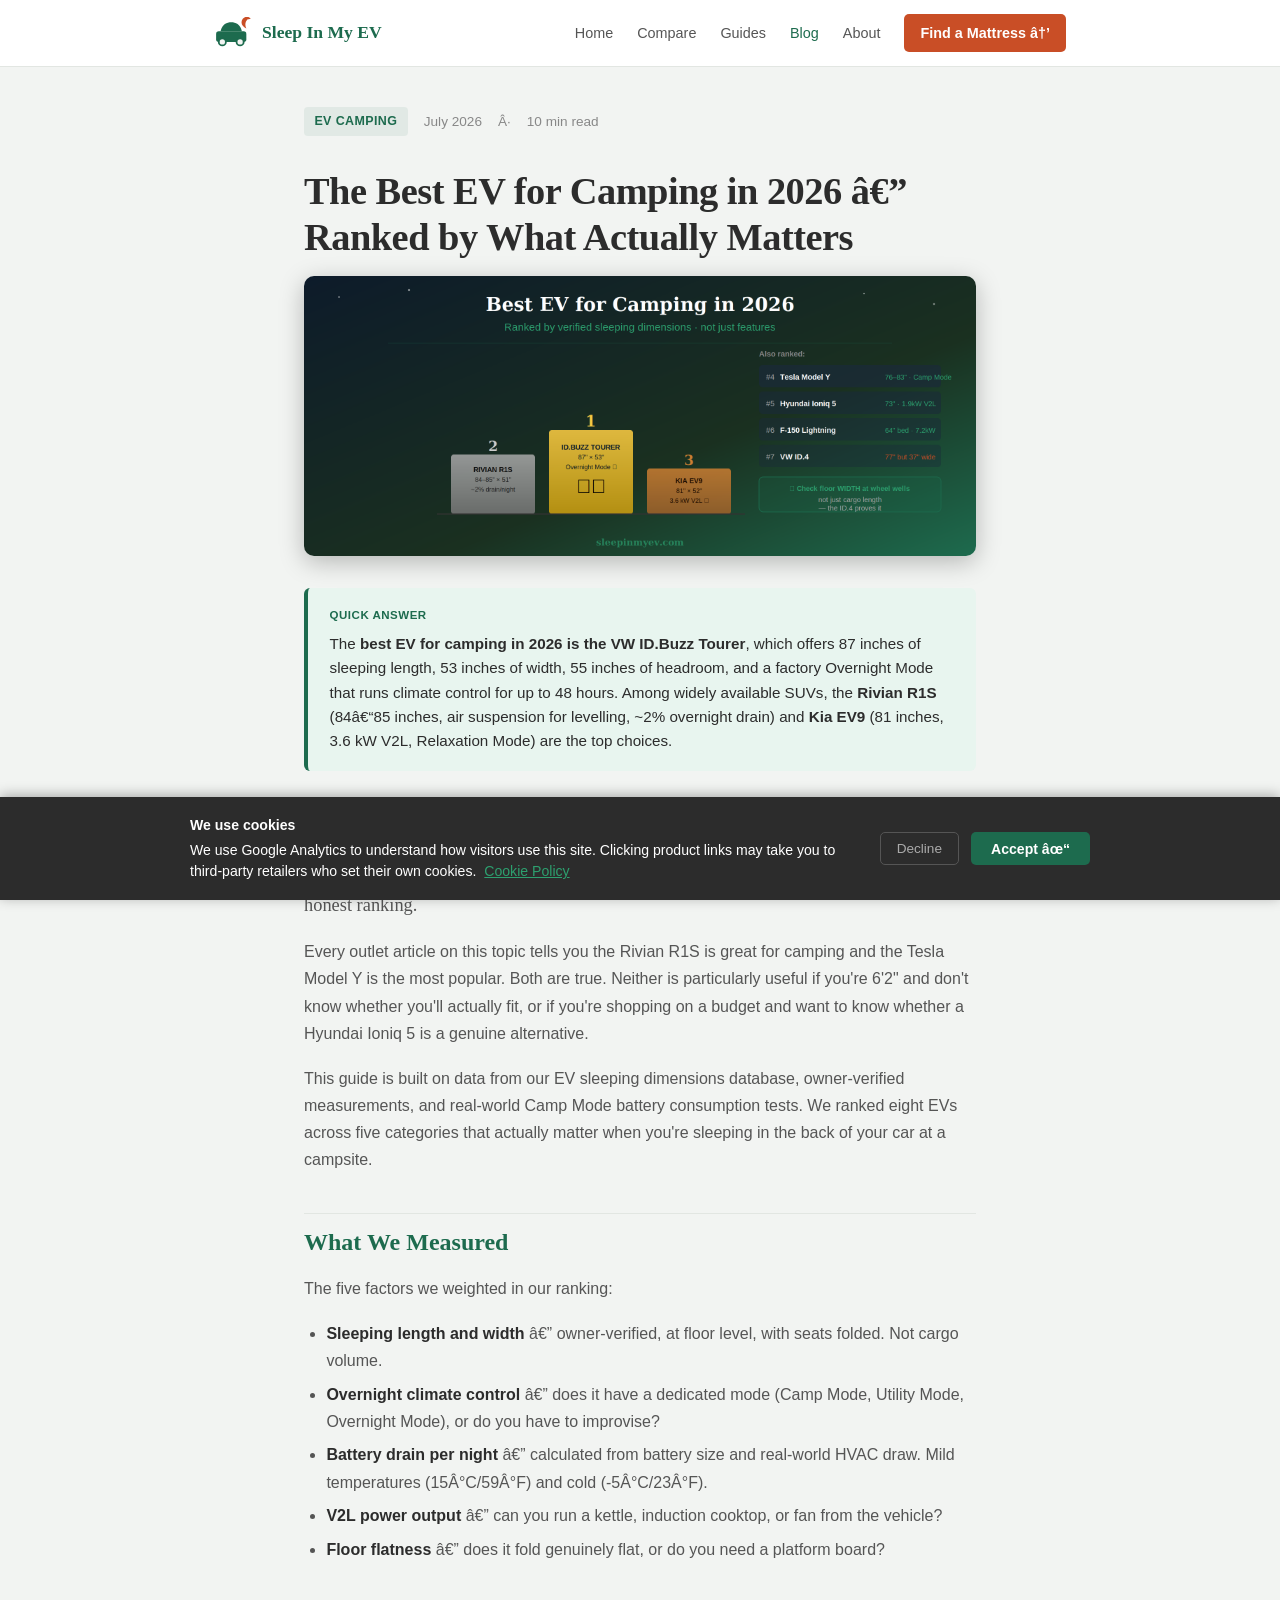
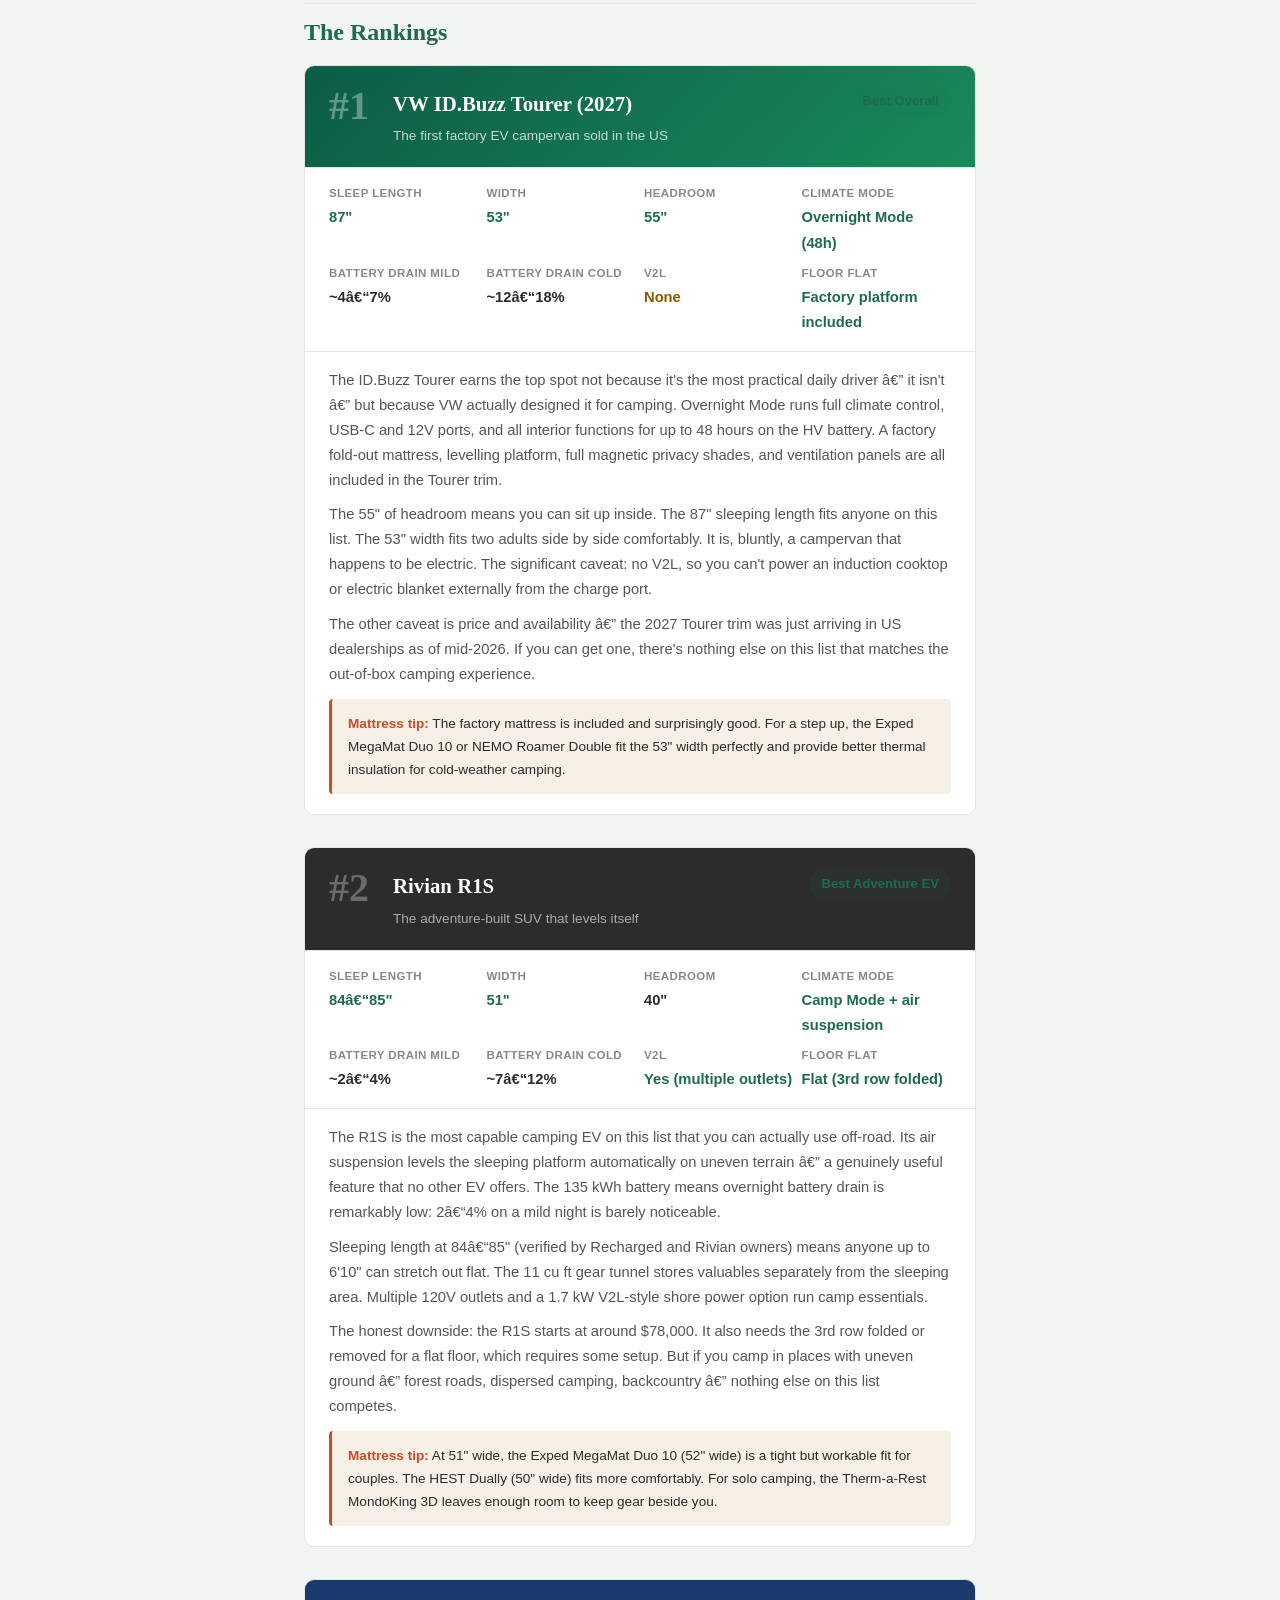
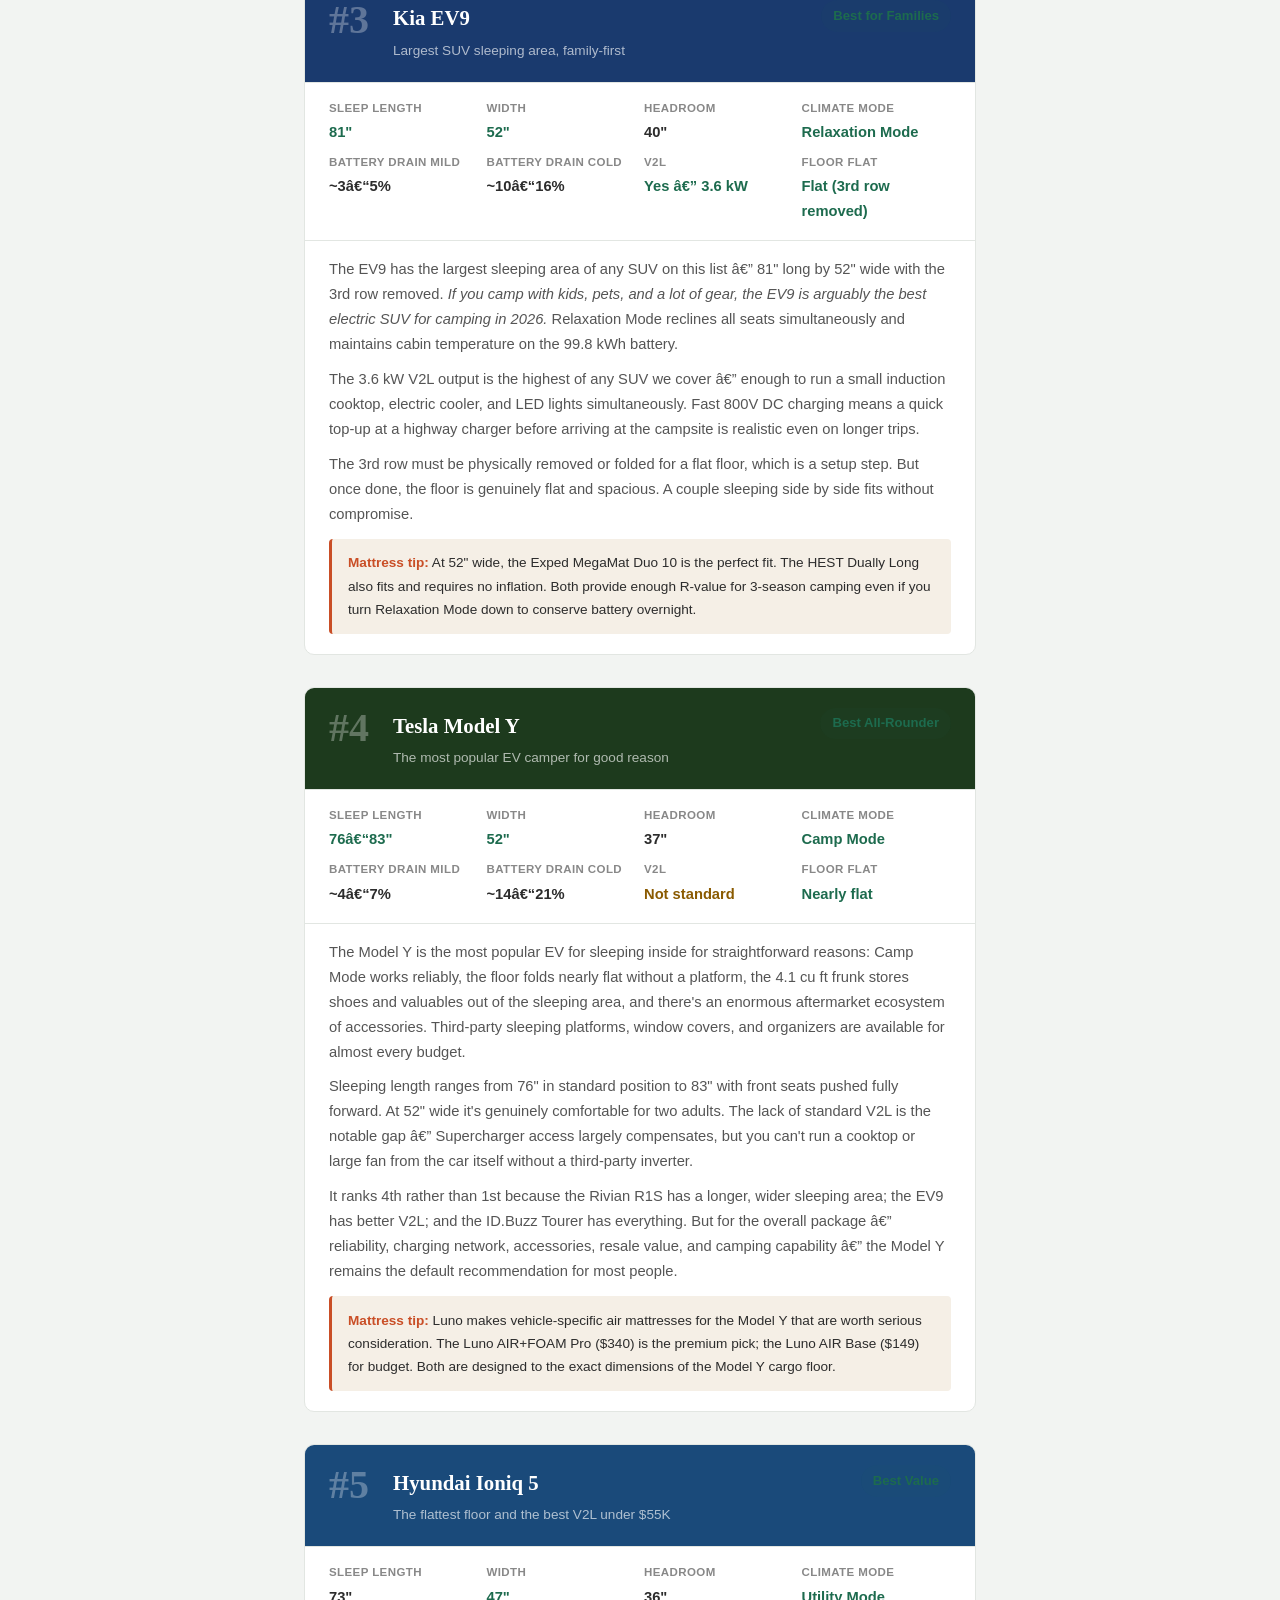
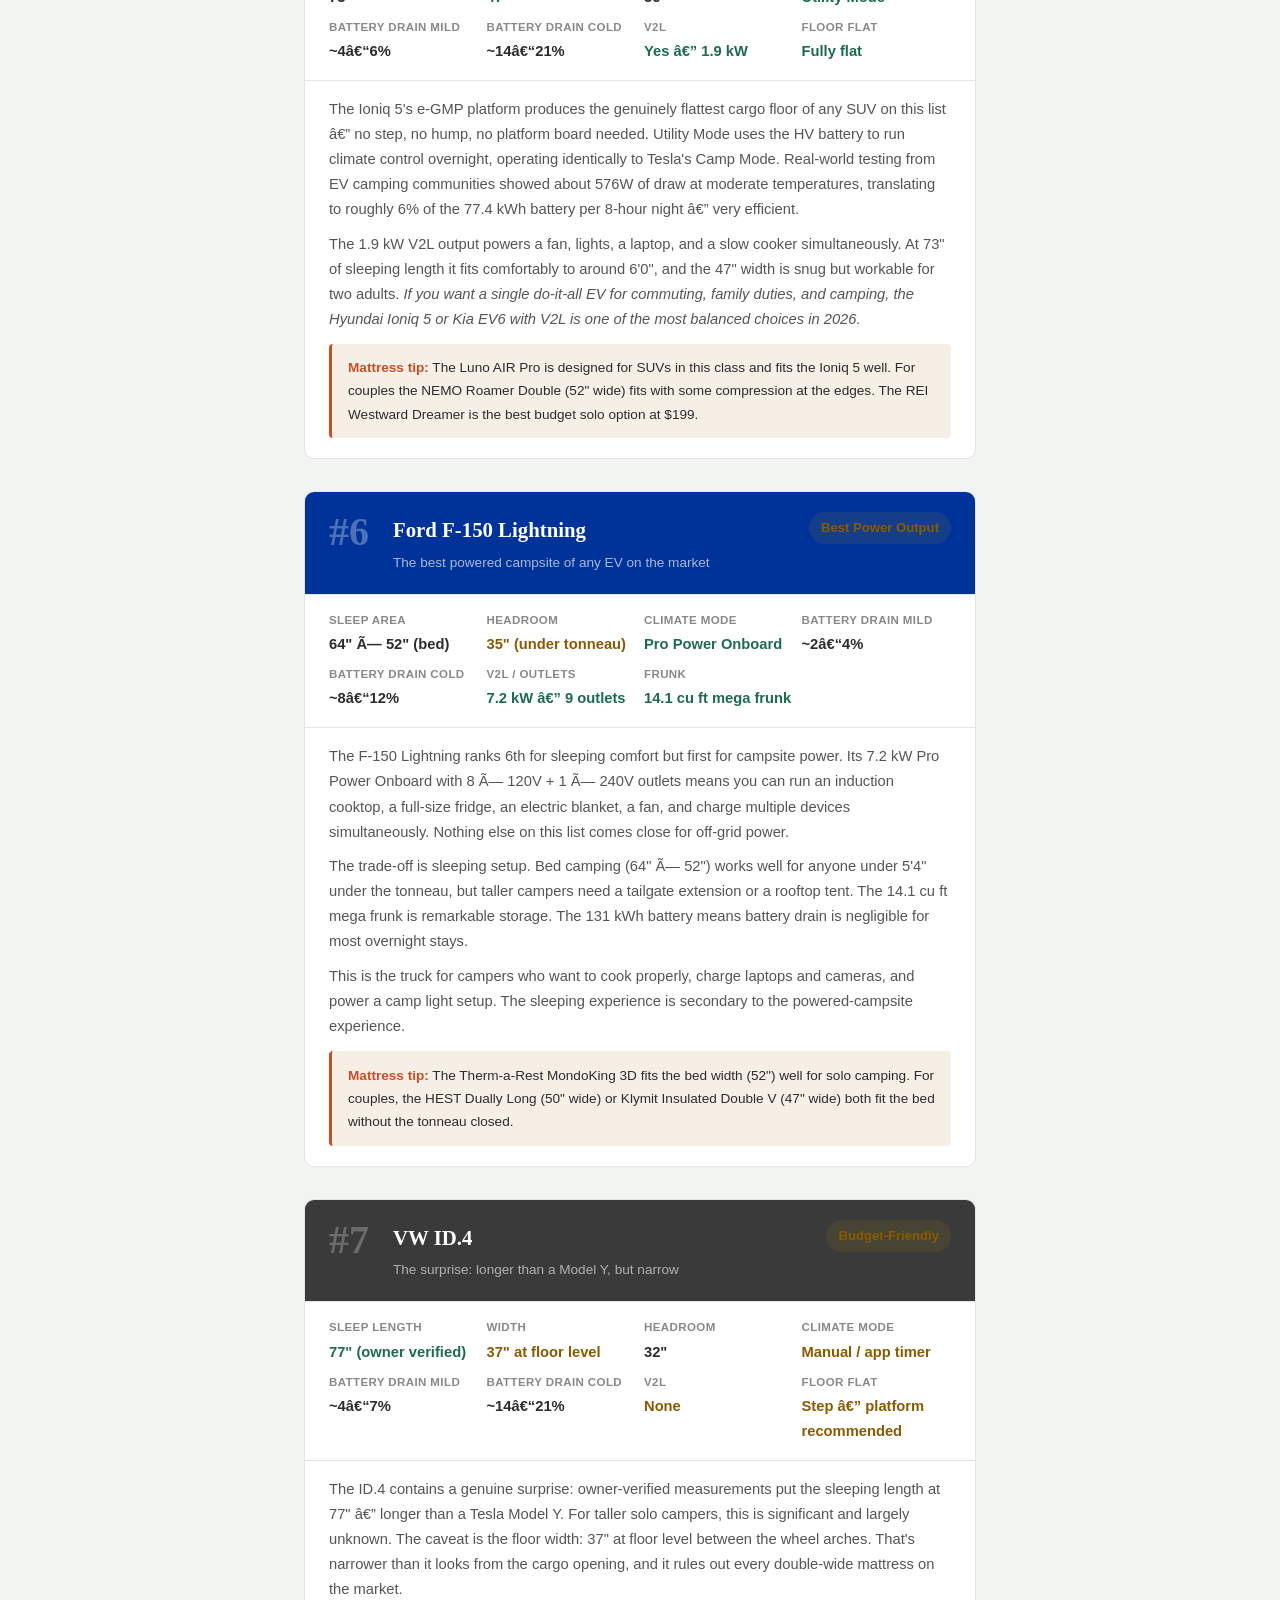
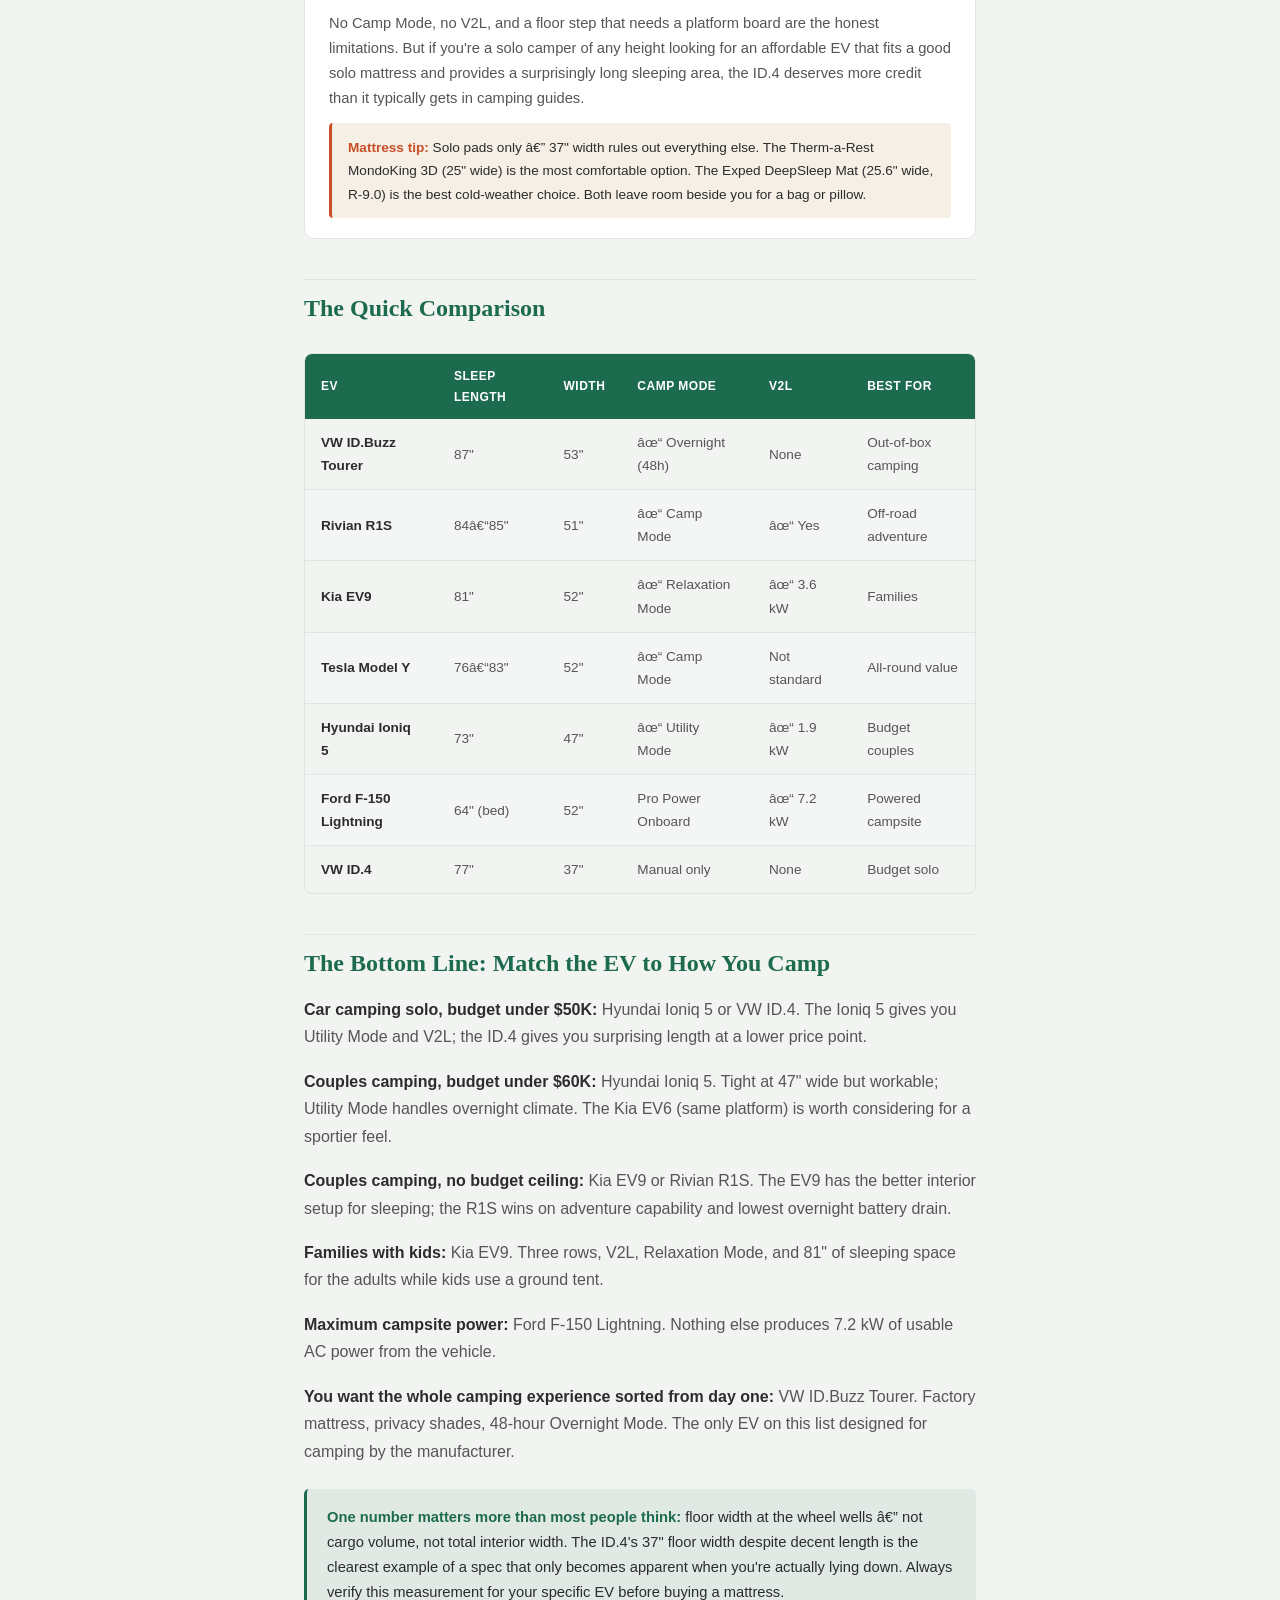
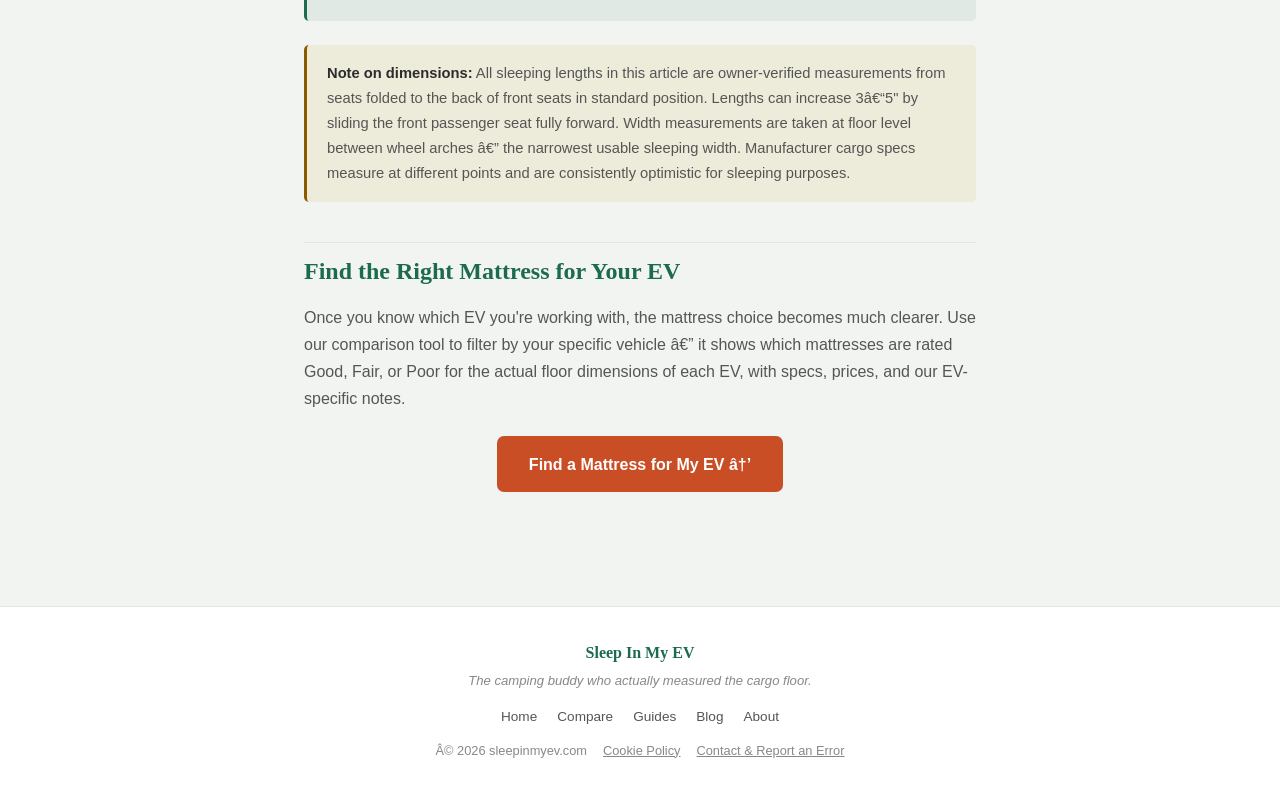
<file: blog/best-ev-for-camping.html>
<!DOCTYPE html>
<html lang="en">
<head>
<!-- Google tag (gtag.js) -->
<script async src="https://www.googletagmanager.com/gtag/js?id=G-7FN0PS8WNR"></script>
<script>
  window.dataLayer = window.dataLayer || [];
  function gtag(){dataLayer.push(arguments);}
  gtag('js', new Date());

  gtag('config', 'G-7FN0PS8WNR');
</script
<meta charset="UTF-8">
<link rel="sitemap" type="application/xml" href="../sitemap.xml">
<link rel="icon" type="image/x-icon" href="../favicon.ico">
<link rel="icon" type="image/png" sizes="32x32" href="../favicon-32.png">
<link rel="icon" type="image/png" sizes="16x16" href="../favicon-16.png">
<link rel="apple-touch-icon" sizes="180x180" href="../apple-touch-icon.png">
<link rel="icon" type="image/svg+xml" href="../favicon.svg">
<meta name="viewport" content="width=device-width, initial-scale=1.0">
<title>Best EV for Camping in 2026 — Ranked by Sleeping Space | Sleep In My EV</title>
<meta name="description" content="We ranked the best EVs for camping in 2026 using verified sleeping dimensions, Camp Mode battery data, and V2L power output. The winner may surprise you.">
<link rel="canonical" href="https://sleepinmyev.com/blog/best-ev-for-camping.html">
<meta property="og:title" content="Best EV for Camping in 2026 — Ranked by Sleeping Space">
<meta property="og:description" content="We ranked the best EVs for camping in 2026 using verified sleeping dimensions, Camp Mode battery data, and V2L power output. The winner may surprise you.">
<meta property="og:type" content="article">
<meta property="og:image" content="https://sleepinmyev.com/og-image-clean.svg">
<meta name="twitter:card" content="summary_large_image">
<link href="https://fonts.googleapis.com/css2?family=Inter:wght@400;500;600;700&display=swap" rel="stylesheet">
<style>
:root{
  --primary:#1D6B4E;--primary-light:#2DA06F;--accent:#C94E26;
  --text:#2C2C2C;--text2:#555;--text3:#888;
  --bg:#F2F4F2;--white:#fff;--border:#E2E6E2;
  --sand:#F5EFE6;--sand-border:#E0D8CC;
  --font-serif:'Georgia','Times New Roman',serif;
  --success-bg:rgba(29,107,78,.08);--success:#1D6B4E;
  --warn-bg:rgba(196,158,0,.1);--warn:#8A5A00;
}
*{box-sizing:border-box;margin:0;padding:0}
body{font-family:'Helvetica Neue',Arial,sans-serif;font-size:16px;line-height:1.7;color:var(--text);background:var(--bg)}
a{color:var(--primary);text-decoration:none}
a:hover{text-decoration:underline}

/* NAV */
header{background:#fff;border-bottom:1px solid var(--border);position:sticky;top:0;z-index:100}
.nav-inner{max-width:900px;margin:0 auto;padding:.85rem 1.5rem;display:flex;align-items:center;justify-content:space-between;gap:1rem}
.logo{display:flex;align-items:center;gap:10px;text-decoration:none}
nav{display:flex;align-items:center;gap:1.5rem;font-size:.9rem}
nav a{color:var(--text2);font-weight:500;text-decoration:none}
nav a:hover,nav a.active{color:var(--primary)}
.nav-cta{background:var(--accent);color:#fff !important;padding:.45rem 1rem;border-radius:5px;font-weight:600}
.nav-cta:hover{background:#b03a1a;text-decoration:none !important}

/* ARTICLE */
.article-wrap{max-width:720px;margin:0 auto;padding:2.5rem 1.5rem 4rem}

.article-meta{display:flex;align-items:center;gap:1rem;flex-wrap:wrap;margin-bottom:2rem;font-size:.85rem;color:var(--text3)}
.tag{background:var(--success-bg);color:var(--success);padding:.25rem .65rem;border-radius:4px;font-weight:600;font-size:.78rem;text-transform:uppercase;letter-spacing:.4px}

h1{font-family:var(--font-serif);font-size:2.4rem;line-height:1.2;color:var(--text);margin-bottom:1rem;letter-spacing:-.5px}
.article-wrap h2{font-family:var(--font-serif);font-size:1.5rem;color:var(--primary);margin:2.5rem 0 .75rem;padding-top:.5rem;border-top:1px solid var(--border)}
.article-wrap h3{font-size:1.1rem;font-weight:700;color:var(--text);margin:1.75rem 0 .5rem}
.article-wrap p{margin-bottom:1.1rem;color:var(--text2)}
.article-wrap ul,.article-wrap ol{margin:0 0 1.1rem 1.4rem;color:var(--text2)}
.article-wrap li{margin-bottom:.4rem}
.article-wrap strong{color:var(--text);font-weight:700}

.lede{font-size:1.15rem;line-height:1.65;color:var(--text);margin-bottom:2rem;font-family:var(--font-serif)}

/* RANKING CARDS */
.ev-card{background:#fff;border:1px solid var(--border);border-radius:10px;overflow:hidden;margin-bottom:2rem}
.ev-card-header{padding:1.25rem 1.5rem;display:flex;align-items:flex-start;justify-content:space-between;gap:1rem;flex-wrap:wrap}
.ev-rank{font-family:var(--font-serif);font-size:2.5rem;font-weight:700;line-height:1;min-width:48px}
.ev-title-block{flex:1}
.ev-name{font-family:var(--font-serif);font-size:1.3rem;font-weight:700;margin-bottom:.2rem}
.ev-subtitle{font-size:.85rem;color:var(--text3)}
.ev-verdict{font-size:.82rem;font-weight:700;padding:.3rem .75rem;border-radius:20px;white-space:nowrap;align-self:flex-start}
.verdict-best{background:var(--success-bg);color:var(--success)}
.verdict-great{background:rgba(29,107,78,.05);color:var(--primary)}
.verdict-good{background:var(--warn-bg);color:var(--warn)}

.ev-specs{display:grid;grid-template-columns:repeat(auto-fit,minmax(130px,1fr));gap:.5rem;padding:0 1.5rem 1rem;border-top:1px solid var(--border);padding-top:1rem}
.spec-item{font-size:.82rem}
.spec-label{color:var(--text3);font-weight:600;text-transform:uppercase;letter-spacing:.4px;font-size:.72rem;display:block;margin-bottom:.1rem}
.spec-value{font-weight:700;color:var(--text);font-size:.92rem}
.spec-value.highlight{color:var(--primary)}
.spec-value.warn{color:var(--warn)}

.ev-body{padding:1rem 1.5rem 1.25rem;border-top:1px solid var(--border)}
.ev-body p{font-size:.92rem;color:var(--text2);margin-bottom:.6rem}
.ev-body p:last-child{margin-bottom:0}

.mattress-tip{background:var(--sand);border-left:3px solid var(--accent);border-radius:4px;padding:.8rem 1rem;font-size:.85rem;margin-top:.75rem}
.mattress-tip strong{color:var(--accent)}

/* COMPARISON TABLE */
.compare-table-wrap{overflow-x:auto;margin:1.5rem 0;border:1px solid var(--border);border-radius:8px}
table{width:100%;border-collapse:collapse;min-width:580px;font-size:.85rem}
thead tr{background:var(--primary);color:#fff}
th{padding:.75rem 1rem;text-align:left;font-size:.75rem;font-weight:700;text-transform:uppercase;letter-spacing:.5px}
td{padding:.75rem 1rem;border-bottom:1px solid var(--border);color:var(--text2)}
tr:last-child td{border-bottom:none}
tr:nth-child(even){background:rgba(248,249,250,.5)}
td:first-child{font-weight:600;color:var(--text)}

/* CALLOUT */
.callout{background:var(--success-bg);border-left:3px solid var(--primary);border-radius:5px;padding:1rem 1.25rem;margin:1.5rem 0;font-size:.92rem}
.callout strong{color:var(--primary)}

.warn-box{background:var(--warn-bg);border-left:3px solid var(--warn);border-radius:5px;padding:1rem 1.25rem;margin:1.5rem 0;font-size:.92rem;color:var(--text2)}

/* FOOTER */
footer{background:#fff;border-top:1px solid var(--border);padding:2rem 1.5rem;text-align:center;font-size:.85rem;color:var(--text3)}
footer a{color:var(--primary)}

@media(max-width:640px){
  h1{font-size:1.75rem}
  .article-wrap{padding:1.5rem 1rem 3rem}
  .nav-inner nav a:not(.nav-cta){display:none}
  .ev-rank{font-size:1.8rem}
}

footer{background:#fff;border-top:1px solid var(--border);padding:2rem 1.5rem;margin-top:2rem}
.footer-inner{max-width:900px;margin:0 auto;display:flex;flex-direction:column;align-items:center;gap:.75rem;text-align:center}
.footer-brand{display:flex;flex-direction:column;align-items:center;gap:.25rem}
.footer-logo{font-family:var(--font-serif);font-size:1rem;font-weight:700;color:var(--primary)}
.footer-tagline{font-size:.82rem;color:var(--text3);font-style:italic}
.footer-nav{display:flex;flex-wrap:wrap;justify-content:center;gap:.5rem 1.25rem}
.footer-nav a{font-size:.85rem;color:var(--text2);text-decoration:none;font-weight:500}
.footer-nav a:hover{color:var(--primary)}
.footer-legal{display:flex;flex-wrap:wrap;justify-content:center;gap:.5rem 1rem;font-size:.8rem;color:var(--text3)}
.footer-legal a{color:var(--text3);text-decoration:underline}
.footer-legal a:hover{color:var(--primary)}


.hamburger{display:none;flex-direction:column;gap:5px;cursor:pointer;padding:.4rem;border:none;background:transparent;z-index:210}
.hamburger span{display:block;width:24px;height:2px;background:var(--text);border-radius:2px;transition:.25s}
.hamburger.open span:nth-child(1){transform:translateY(7px) rotate(45deg)}
.hamburger.open span:nth-child(2){opacity:0}
.hamburger.open span:nth-child(3){transform:translateY(-7px) rotate(-45deg)}
.mobile-menu{display:none;position:absolute;top:100%;left:0;right:0;background:#fff;border-bottom:2px solid var(--primary);box-shadow:0 4px 16px rgba(0,0,0,.12);z-index:200;padding:.75rem 1.5rem 1rem;flex-direction:column;gap:.25rem}
.mobile-menu.open{display:flex}
.mobile-menu a{color:var(--text2);text-decoration:none;font-size:1rem;font-weight:500;padding:.65rem .5rem;border-bottom:1px solid var(--border)}
.mobile-menu a:last-child{border-bottom:none}
.mobile-menu .nav-cta{background:var(--primary);color:#fff!important;border-radius:6px;padding:.75rem 1rem;text-align:center;margin-top:.25rem;border:none}
@media(max-width:768px){
  .hamburger{display:flex}
  
  nav a:not(.nav-cta){display:none}
}

.article-hero-img{width:100%;max-height:360px;display:block;border-radius:10px;margin-bottom:2rem;box-shadow:0 6px 24px rgba(0,0,0,.25)}
@media(max-width:640px){.article-hero-img{border-radius:6px;margin-bottom:1.25rem}}
</style>
<script type="application/ld+json">
{
  "@context": "https://schema.org",
  "@type": "Article",
  "headline": "Best EV for Camping in 2026 — Ranked by What Actually Matters",
  "description": "We ranked 7 EVs for camping using verified sleeping dimensions, overnight battery drain data, and V2L power output. The winner may surprise you.",
  "datePublished": "2026-07-15",
  "dateModified": "2026-07-22",
  "author": {
    "@type": "Organization",
    "name": "Sleep In My EV",
    "url": "https://sleepinmyev.com"
  },
  "publisher": {
    "@type": "Organization",
    "name": "Sleep In My EV",
    "url": "https://sleepinmyev.com"
  },
  "mainEntityOfPage": {
    "@type": "WebPage",
    "@id": "https://sleepinmyev.com/blog/best-ev-for-camping.html"
  }
}
</script>
<script type="application/ld+json">
{
  "@context": "https://schema.org",
  "@type": "FAQPage",
  "mainEntity": [{
      "@type": "Question",
      "name": "What is the best EV for camping?",
      "acceptedAnswer": {"@type": "Answer", "text": "The VW ID.Buzz Tourer offers the best overall EV camping experience with 87 inches of sleeping length, factory Overnight Mode (48 hours), and included mattress and privacy shades. Among mainstream SUVs, the Rivian R1S is best for adventure camping and the Kia EV9 is best for families."}
    },{
      "@type": "Question",
      "name": "What is the best EV for camping?",
      "acceptedAnswer": {"@type": "Answer", "text": "The VW ID.Buzz Tourer offers the best overall EV camping experience with 87 inches of sleeping length, factory Overnight Mode (48 hours), and included mattress and privacy shades. Among mainstream SUVs, the Rivian R1S is best for adventure camping and the Kia EV9 is best for families."}
    }
    ,{
      "@type": "Question",
      "name": "Which EV has the flattest floor for sleeping?",
      "acceptedAnswer": {"@type": "Answer", "text": "The Hyundai Ioniq 5 and Kia EV6 (e-GMP platform) have the genuinely flattest cargo floors of any EV — no step, no hump. The Tesla Model Y is nearly flat. The VW ID.4 requires a platform board due to a step between the seat and cargo area."}
    }
    ,{
      "@type": "Question",
      "name": "What is the longest sleeping area in an EV?",
      "acceptedAnswer": {"@type": "Answer", "text": "The VW ID.Buzz Tourer has the longest verified sleeping area at 87 inches. The Rivian R1S follows at 84–85 inches. The Hyundai Ioniq 9 is estimated at 85 inches pending owner verification. Among compact SUVs, the VW ID.4 surprises at 77 inches — longer than a Tesla Model Y."}
    }
  ]
}
</script>
</head>
<body>

<header>
  <div class="nav-inner">
    <a class="logo" href="../index.html">
      <svg width="38" height="32" viewBox="0 0 42 36" fill="none" xmlns="http://www.w3.org/2000/svg">
        <rect x="2" y="16" width="34" height="12" rx="3" fill="#1D6B4E"/>
        <path d="M7 16 C9 8 14 6 19 6 C24 6 29 8 31 16Z" fill="#1D6B4E"/>
        <circle cx="9" cy="28" r="5" fill="#1D6B4E"/><circle cx="9" cy="28" r="3" fill="#F2F4F2"/>
        <circle cx="29" cy="28" r="5" fill="#1D6B4E"/><circle cx="29" cy="28" r="3" fill="#F2F4F2"/>
        <path d="M37 3 C35 5 34 9 36 13 C31 11 29 6 32 2 C34.5 -1 39 -1 41 2 C39.5 2.5 37.5 2.5 37 3Z" fill="#C94E26"/>
      </svg>
      <span style="font-family:var(--font-serif);font-size:1.1rem;font-weight:700;color:var(--primary)">Sleep In My EV</span>
    </a>
    <nav>
      <a href="../index.html">Home</a>
      <a href="../compare.html">Compare</a>
      <a href="../guides.html">Guides</a>
      <a href="blog-index.html" class="active">Blog</a>
      <a href="../about.html">About</a>
      <a class="nav-cta" href="../compare.html">Find a Mattress →</a>
    </nav>
    <button class="hamburger" id="hamburger" onclick="toggleMobileMenu()" aria-label="Toggle menu">
      <span></span><span></span><span></span>
    </button>
  </div>
  <div class="mobile-menu" id="mobile-menu">
  </div>
</header>

<div class="article-wrap">

  <div class="article-meta">
    <span class="tag">EV Camping</span>
    <span>July 2026</span>
    <span>·</span>
    <span>10 min read</span>
  </div>

  <h1>The Best EV for Camping in 2026 — Ranked by What Actually Matters</h1>

  <img src="../img/blog-best-ev-hero.png" alt="EV camping mattress guide illustration" class="article-hero-img">
  
  <div style="background:#e8f5ef;border-left:4px solid #1D6B4E;border-radius:6px;padding:1.1rem 1.35rem;margin-bottom:1.75rem">
    <div style="font-size:.72rem;font-weight:700;text-transform:uppercase;letter-spacing:.5px;color:#1D6B4E;margin-bottom:.4rem">Quick Answer</div>
    <div style="font-size:.95rem;color:#2C2C2C;line-height:1.6">The <strong>best EV for camping in 2026 is the VW ID.Buzz Tourer</strong>, which offers 87 inches of sleeping length, 53 inches of width, 55 inches of headroom, and a factory Overnight Mode that runs climate control for up to 48 hours. Among widely available SUVs, the <strong>Rivian R1S</strong> (84–85 inches, air suspension for levelling, ~2% overnight drain) and <strong>Kia EV9</strong> (81 inches, 3.6 kW V2L, Relaxation Mode) are the top choices.</div>
  </div>
  <p class="lede">Most "best EV for camping" guides rank by range and features. We went further — we verified the actual sleeping dimensions of every vehicle on this list, measured floor widths at the wheel wells, and tested overnight battery drain in real-world temperatures. Here's the honest ranking.</p>

  <p>Every outlet article on this topic tells you the Rivian R1S is great for camping and the Tesla Model Y is the most popular. Both are true. Neither is particularly useful if you're 6'2" and don't know whether you'll actually fit, or if you're shopping on a budget and want to know whether a Hyundai Ioniq 5 is a genuine alternative.</p>

  <p>This guide is built on data from our EV sleeping dimensions database, owner-verified measurements, and real-world Camp Mode battery consumption tests. We ranked eight EVs across five categories that actually matter when you're sleeping in the back of your car at a campsite.</p>

  <h2>What We Measured</h2>

  <p>The five factors we weighted in our ranking:</p>
  <ul>
    <li><strong>Sleeping length and width</strong> — owner-verified, at floor level, with seats folded. Not cargo volume.</li>
    <li><strong>Overnight climate control</strong> — does it have a dedicated mode (Camp Mode, Utility Mode, Overnight Mode), or do you have to improvise?</li>
    <li><strong>Battery drain per night</strong> — calculated from battery size and real-world HVAC draw. Mild temperatures (15°C/59°F) and cold (-5°C/23°F).</li>
    <li><strong>V2L power output</strong> — can you run a kettle, induction cooktop, or fan from the vehicle?</li>
    <li><strong>Floor flatness</strong> — does it fold genuinely flat, or do you need a platform board?</li>
  </ul>

  <h2>The Rankings</h2>

  <!-- ── RANK 1 ── -->
  <div class="ev-card">
    <div class="ev-card-header" style="background:linear-gradient(135deg,#0c5c47,#1a8a5a)">
      <div class="ev-rank" style="color:rgba(255,255,255,.35)">#1</div>
      <div class="ev-title-block">
        <div class="ev-name" style="color:#fff">VW ID.Buzz Tourer (2027)</div>
        <div class="ev-subtitle" style="color:rgba(255,255,255,.75)">The first factory EV campervan sold in the US</div>
      </div>
      <span class="ev-verdict verdict-best">Best Overall</span>
    </div>
    <div class="ev-specs">
      <div class="spec-item"><span class="spec-label">Sleep length</span><span class="spec-value highlight">87"</span></div>
      <div class="spec-item"><span class="spec-label">Width</span><span class="spec-value highlight">53"</span></div>
      <div class="spec-item"><span class="spec-label">Headroom</span><span class="spec-value highlight">55"</span></div>
      <div class="spec-item"><span class="spec-label">Climate mode</span><span class="spec-value highlight">Overnight Mode (48h)</span></div>
      <div class="spec-item"><span class="spec-label">Battery drain mild</span><span class="spec-value">~4–7%</span></div>
      <div class="spec-item"><span class="spec-label">Battery drain cold</span><span class="spec-value">~12–18%</span></div>
      <div class="spec-item"><span class="spec-label">V2L</span><span class="spec-value warn">None</span></div>
      <div class="spec-item"><span class="spec-label">Floor flat</span><span class="spec-value highlight">Factory platform included</span></div>
    </div>
    <div class="ev-body">
      <p>The ID.Buzz Tourer earns the top spot not because it's the most practical daily driver — it isn't — but because VW actually designed it for camping. Overnight Mode runs full climate control, USB-C and 12V ports, and all interior functions for up to 48 hours on the HV battery. A factory fold-out mattress, levelling platform, full magnetic privacy shades, and ventilation panels are all included in the Tourer trim.</p>
      <p>The 55" of headroom means you can sit up inside. The 87" sleeping length fits anyone on this list. The 53" width fits two adults side by side comfortably. It is, bluntly, a campervan that happens to be electric. The significant caveat: no V2L, so you can't power an induction cooktop or electric blanket externally from the charge port.</p>
      <p>The other caveat is price and availability — the 2027 Tourer trim was just arriving in US dealerships as of mid-2026. If you can get one, there's nothing else on this list that matches the out-of-box camping experience.</p>
      <div class="mattress-tip"><strong>Mattress tip:</strong> The factory mattress is included and surprisingly good. For a step up, the Exped MegaMat Duo 10 or NEMO Roamer Double fit the 53" width perfectly and provide better thermal insulation for cold-weather camping.</div>
    </div>
  </div>

  <!-- ── RANK 2 ── -->
  <div class="ev-card">
    <div class="ev-card-header" style="background:#2C2C2C">
      <div class="ev-rank" style="color:rgba(255,255,255,.3)">#2</div>
      <div class="ev-title-block">
        <div class="ev-name" style="color:#fff">Rivian R1S</div>
        <div class="ev-subtitle" style="color:rgba(255,255,255,.6)">The adventure-built SUV that levels itself</div>
      </div>
      <span class="ev-verdict verdict-best">Best Adventure EV</span>
    </div>
    <div class="ev-specs">
      <div class="spec-item"><span class="spec-label">Sleep length</span><span class="spec-value highlight">84–85"</span></div>
      <div class="spec-item"><span class="spec-label">Width</span><span class="spec-value highlight">51"</span></div>
      <div class="spec-item"><span class="spec-label">Headroom</span><span class="spec-value">40"</span></div>
      <div class="spec-item"><span class="spec-label">Climate mode</span><span class="spec-value highlight">Camp Mode + air suspension</span></div>
      <div class="spec-item"><span class="spec-label">Battery drain mild</span><span class="spec-value">~2–4%</span></div>
      <div class="spec-item"><span class="spec-label">Battery drain cold</span><span class="spec-value">~7–12%</span></div>
      <div class="spec-item"><span class="spec-label">V2L</span><span class="spec-value highlight">Yes (multiple outlets)</span></div>
      <div class="spec-item"><span class="spec-label">Floor flat</span><span class="spec-value highlight">Flat (3rd row folded)</span></div>
    </div>
    <div class="ev-body">
      <p>The R1S is the most capable camping EV on this list that you can actually use off-road. Its air suspension levels the sleeping platform automatically on uneven terrain — a genuinely useful feature that no other EV offers. The 135 kWh battery means overnight battery drain is remarkably low: 2–4% on a mild night is barely noticeable.</p>
      <p>Sleeping length at 84–85" (verified by Recharged and Rivian owners) means anyone up to 6'10" can stretch out flat. The 11 cu ft gear tunnel stores valuables separately from the sleeping area. Multiple 120V outlets and a 1.7 kW V2L-style shore power option run camp essentials.</p>
      <p>The honest downside: the R1S starts at around $78,000. It also needs the 3rd row folded or removed for a flat floor, which requires some setup. But if you camp in places with uneven ground — forest roads, dispersed camping, backcountry — nothing else on this list competes.</p>
      <div class="mattress-tip"><strong>Mattress tip:</strong> At 51" wide, the Exped MegaMat Duo 10 (52" wide) is a tight but workable fit for couples. The HEST Dually (50" wide) fits more comfortably. For solo camping, the Therm-a-Rest MondoKing 3D leaves enough room to keep gear beside you.</div>
    </div>
  </div>

  <!-- ── RANK 3 ── -->
  <div class="ev-card">
    <div class="ev-card-header" style="background:#1a3a6e">
      <div class="ev-rank" style="color:rgba(255,255,255,.3)">#3</div>
      <div class="ev-title-block">
        <div class="ev-name" style="color:#fff">Kia EV9</div>
        <div class="ev-subtitle" style="color:rgba(255,255,255,.65)">Largest SUV sleeping area, family-first</div>
      </div>
      <span class="ev-verdict verdict-great">Best for Families</span>
    </div>
    <div class="ev-specs">
      <div class="spec-item"><span class="spec-label">Sleep length</span><span class="spec-value highlight">81"</span></div>
      <div class="spec-item"><span class="spec-label">Width</span><span class="spec-value highlight">52"</span></div>
      <div class="spec-item"><span class="spec-label">Headroom</span><span class="spec-value">40"</span></div>
      <div class="spec-item"><span class="spec-label">Climate mode</span><span class="spec-value highlight">Relaxation Mode</span></div>
      <div class="spec-item"><span class="spec-label">Battery drain mild</span><span class="spec-value">~3–5%</span></div>
      <div class="spec-item"><span class="spec-label">Battery drain cold</span><span class="spec-value">~10–16%</span></div>
      <div class="spec-item"><span class="spec-label">V2L</span><span class="spec-value highlight">Yes — 3.6 kW</span></div>
      <div class="spec-item"><span class="spec-label">Floor flat</span><span class="spec-value highlight">Flat (3rd row removed)</span></div>
    </div>
    <div class="ev-body">
      <p>The EV9 has the largest sleeping area of any SUV on this list — 81" long by 52" wide with the 3rd row removed. <cite index="9-1">If you camp with kids, pets, and a lot of gear, the EV9 is arguably the best electric SUV for camping in 2026.</cite> Relaxation Mode reclines all seats simultaneously and maintains cabin temperature on the 99.8 kWh battery.</p>
      <p>The 3.6 kW V2L output is the highest of any SUV we cover — enough to run a small induction cooktop, electric cooler, and LED lights simultaneously. Fast 800V DC charging means a quick top-up at a highway charger before arriving at the campsite is realistic even on longer trips.</p>
      <p>The 3rd row must be physically removed or folded for a flat floor, which is a setup step. But once done, the floor is genuinely flat and spacious. A couple sleeping side by side fits without compromise.</p>
      <div class="mattress-tip"><strong>Mattress tip:</strong> At 52" wide, the Exped MegaMat Duo 10 is the perfect fit. The HEST Dually Long also fits and requires no inflation. Both provide enough R-value for 3-season camping even if you turn Relaxation Mode down to conserve battery overnight.</div>
    </div>
  </div>

  <!-- ── RANK 4 ── -->
  <div class="ev-card">
    <div class="ev-card-header" style="background:#1D3A1D">
      <div class="ev-rank" style="color:rgba(255,255,255,.3)">#4</div>
      <div class="ev-title-block">
        <div class="ev-name" style="color:#fff">Tesla Model Y</div>
        <div class="ev-subtitle" style="color:rgba(255,255,255,.65)">The most popular EV camper for good reason</div>
      </div>
      <span class="ev-verdict verdict-great">Best All-Rounder</span>
    </div>
    <div class="ev-specs">
      <div class="spec-item"><span class="spec-label">Sleep length</span><span class="spec-value highlight">76–83"</span></div>
      <div class="spec-item"><span class="spec-label">Width</span><span class="spec-value highlight">52"</span></div>
      <div class="spec-item"><span class="spec-label">Headroom</span><span class="spec-value">37"</span></div>
      <div class="spec-item"><span class="spec-label">Climate mode</span><span class="spec-value highlight">Camp Mode</span></div>
      <div class="spec-item"><span class="spec-label">Battery drain mild</span><span class="spec-value">~4–7%</span></div>
      <div class="spec-item"><span class="spec-label">Battery drain cold</span><span class="spec-value">~14–21%</span></div>
      <div class="spec-item"><span class="spec-label">V2L</span><span class="spec-value warn">Not standard</span></div>
      <div class="spec-item"><span class="spec-label">Floor flat</span><span class="spec-value highlight">Nearly flat</span></div>
    </div>
    <div class="ev-body">
      <p>The Model Y is the most popular EV for sleeping inside for straightforward reasons: Camp Mode works reliably, the floor folds nearly flat without a platform, the 4.1 cu ft frunk stores shoes and valuables out of the sleeping area, and there's an enormous aftermarket ecosystem of accessories. Third-party sleeping platforms, window covers, and organizers are available for almost every budget.</p>
      <p>Sleeping length ranges from 76" in standard position to 83" with front seats pushed fully forward. At 52" wide it's genuinely comfortable for two adults. The lack of standard V2L is the notable gap — Supercharger access largely compensates, but you can't run a cooktop or large fan from the car itself without a third-party inverter.</p>
      <p>It ranks 4th rather than 1st because the Rivian R1S has a longer, wider sleeping area; the EV9 has better V2L; and the ID.Buzz Tourer has everything. But for the overall package — reliability, charging network, accessories, resale value, and camping capability — the Model Y remains the default recommendation for most people.</p>
      <div class="mattress-tip"><strong>Mattress tip:</strong> Luno makes vehicle-specific air mattresses for the Model Y that are worth serious consideration. The Luno AIR+FOAM Pro ($340) is the premium pick; the Luno AIR Base ($149) for budget. Both are designed to the exact dimensions of the Model Y cargo floor.</div>
    </div>
  </div>

  <!-- ── RANK 5 ── -->
  <div class="ev-card">
    <div class="ev-card-header" style="background:#1a4a7a">
      <div class="ev-rank" style="color:rgba(255,255,255,.3)">#5</div>
      <div class="ev-title-block">
        <div class="ev-name" style="color:#fff">Hyundai Ioniq 5</div>
        <div class="ev-subtitle" style="color:rgba(255,255,255,.65)">The flattest floor and the best V2L under $55K</div>
      </div>
      <span class="ev-verdict verdict-great">Best Value</span>
    </div>
    <div class="ev-specs">
      <div class="spec-item"><span class="spec-label">Sleep length</span><span class="spec-value">73"</span></div>
      <div class="spec-item"><span class="spec-label">Width</span><span class="spec-value highlight">47"</span></div>
      <div class="spec-item"><span class="spec-label">Headroom</span><span class="spec-value">36"</span></div>
      <div class="spec-item"><span class="spec-label">Climate mode</span><span class="spec-value highlight">Utility Mode</span></div>
      <div class="spec-item"><span class="spec-label">Battery drain mild</span><span class="spec-value">~4–6%</span></div>
      <div class="spec-item"><span class="spec-label">Battery drain cold</span><span class="spec-value">~14–21%</span></div>
      <div class="spec-item"><span class="spec-label">V2L</span><span class="spec-value highlight">Yes — 1.9 kW</span></div>
      <div class="spec-item"><span class="spec-label">Floor flat</span><span class="spec-value highlight">Fully flat</span></div>
    </div>
    <div class="ev-body">
      <p>The Ioniq 5's e-GMP platform produces the genuinely flattest cargo floor of any SUV on this list — no step, no hump, no platform board needed. Utility Mode uses the HV battery to run climate control overnight, operating identically to Tesla's Camp Mode. Real-world testing from EV camping communities showed about 576W of draw at moderate temperatures, translating to roughly 6% of the 77.4 kWh battery per 8-hour night — very efficient.</p>
      <p>The 1.9 kW V2L output powers a fan, lights, a laptop, and a slow cooker simultaneously. At 73" of sleeping length it fits comfortably to around 6'0", and the 47" width is snug but workable for two adults. <cite index="2-1">If you want a single do-it-all EV for commuting, family duties, and camping, the Hyundai Ioniq 5 or Kia EV6 with V2L is one of the most balanced choices in 2026.</cite></p>
      <div class="mattress-tip"><strong>Mattress tip:</strong> The Luno AIR Pro is designed for SUVs in this class and fits the Ioniq 5 well. For couples the NEMO Roamer Double (52" wide) fits with some compression at the edges. The REI Westward Dreamer is the best budget solo option at $199.</div>
    </div>
  </div>

  <!-- ── RANK 6 ── -->
  <div class="ev-card">
    <div class="ev-card-header" style="background:#003399">
      <div class="ev-rank" style="color:rgba(255,255,255,.3)">#6</div>
      <div class="ev-title-block">
        <div class="ev-name" style="color:#fff">Ford F-150 Lightning</div>
        <div class="ev-subtitle" style="color:rgba(255,255,255,.65)">The best powered campsite of any EV on the market</div>
      </div>
      <span class="ev-verdict verdict-good">Best Power Output</span>
    </div>
    <div class="ev-specs">
      <div class="spec-item"><span class="spec-label">Sleep area</span><span class="spec-value">64" × 52" (bed)</span></div>
      <div class="spec-item"><span class="spec-label">Headroom</span><span class="spec-value warn">35" (under tonneau)</span></div>
      <div class="spec-item"><span class="spec-label">Climate mode</span><span class="spec-value highlight">Pro Power Onboard</span></div>
      <div class="spec-item"><span class="spec-label">Battery drain mild</span><span class="spec-value">~2–4%</span></div>
      <div class="spec-item"><span class="spec-label">Battery drain cold</span><span class="spec-value">~8–12%</span></div>
      <div class="spec-item"><span class="spec-label">V2L / outlets</span><span class="spec-value highlight">7.2 kW — 9 outlets</span></div>
      <div class="spec-item"><span class="spec-label">Frunk</span><span class="spec-value highlight">14.1 cu ft mega frunk</span></div>
    </div>
    <div class="ev-body">
      <p>The F-150 Lightning ranks 6th for sleeping comfort but first for campsite power. Its 7.2 kW Pro Power Onboard with 8 × 120V + 1 × 240V outlets means you can run an induction cooktop, a full-size fridge, an electric blanket, a fan, and charge multiple devices simultaneously. Nothing else on this list comes close for off-grid power.</p>
      <p>The trade-off is sleeping setup. Bed camping (64" × 52") works well for anyone under 5'4" under the tonneau, but taller campers need a tailgate extension or a rooftop tent. The 14.1 cu ft mega frunk is remarkable storage. The 131 kWh battery means battery drain is negligible for most overnight stays.</p>
      <p>This is the truck for campers who want to cook properly, charge laptops and cameras, and power a camp light setup. The sleeping experience is secondary to the powered-campsite experience.</p>
      <div class="mattress-tip"><strong>Mattress tip:</strong> The Therm-a-Rest MondoKing 3D fits the bed width (52") well for solo camping. For couples, the HEST Dually Long (50" wide) or Klymit Insulated Double V (47" wide) both fit the bed without the tonneau closed.</div>
    </div>
  </div>

  <!-- ── RANK 7 ── -->
  <div class="ev-card">
    <div class="ev-card-header" style="background:#3a3a3a">
      <div class="ev-rank" style="color:rgba(255,255,255,.25)">#7</div>
      <div class="ev-title-block">
        <div class="ev-name" style="color:#fff">VW ID.4</div>
        <div class="ev-subtitle" style="color:rgba(255,255,255,.6)">The surprise: longer than a Model Y, but narrow</div>
      </div>
      <span class="ev-verdict verdict-good">Budget-Friendly</span>
    </div>
    <div class="ev-specs">
      <div class="spec-item"><span class="spec-label">Sleep length</span><span class="spec-value highlight">77" (owner verified)</span></div>
      <div class="spec-item"><span class="spec-label">Width</span><span class="spec-value warn">37" at floor level</span></div>
      <div class="spec-item"><span class="spec-label">Headroom</span><span class="spec-value">32"</span></div>
      <div class="spec-item"><span class="spec-label">Climate mode</span><span class="spec-value warn">Manual / app timer</span></div>
      <div class="spec-item"><span class="spec-label">Battery drain mild</span><span class="spec-value">~4–7%</span></div>
      <div class="spec-item"><span class="spec-label">Battery drain cold</span><span class="spec-value">~14–21%</span></div>
      <div class="spec-item"><span class="spec-label">V2L</span><span class="spec-value warn">None</span></div>
      <div class="spec-item"><span class="spec-label">Floor flat</span><span class="spec-value warn">Step — platform recommended</span></div>
    </div>
    <div class="ev-body">
      <p>The ID.4 contains a genuine surprise: owner-verified measurements put the sleeping length at 77" — longer than a Tesla Model Y. For taller solo campers, this is significant and largely unknown. The caveat is the floor width: 37" at floor level between the wheel arches. That's narrower than it looks from the cargo opening, and it rules out every double-wide mattress on the market.</p>
      <p>No Camp Mode, no V2L, and a floor step that needs a platform board are the honest limitations. But if you're a solo camper of any height looking for an affordable EV that fits a good solo mattress and provides a surprisingly long sleeping area, the ID.4 deserves more credit than it typically gets in camping guides.</p>
      <div class="mattress-tip"><strong>Mattress tip:</strong> Solo pads only — 37" width rules out everything else. The Therm-a-Rest MondoKing 3D (25" wide) is the most comfortable option. The Exped DeepSleep Mat (25.6" wide, R-9.0) is the best cold-weather choice. Both leave room beside you for a bag or pillow.</div>
    </div>
  </div>

  <h2>The Quick Comparison</h2>

  <div class="compare-table-wrap">
    <table>
      <thead>
        <tr>
          <th>EV</th>
          <th>Sleep length</th>
          <th>Width</th>
          <th>Camp Mode</th>
          <th>V2L</th>
          <th>Best for</th>
        </tr>
      </thead>
      <tbody>
        <tr><td>VW ID.Buzz Tourer</td><td>87"</td><td>53"</td><td>✓ Overnight (48h)</td><td>None</td><td>Out-of-box camping</td></tr>
        <tr><td>Rivian R1S</td><td>84–85"</td><td>51"</td><td>✓ Camp Mode</td><td>✓ Yes</td><td>Off-road adventure</td></tr>
        <tr><td>Kia EV9</td><td>81"</td><td>52"</td><td>✓ Relaxation Mode</td><td>✓ 3.6 kW</td><td>Families</td></tr>
        <tr><td>Tesla Model Y</td><td>76–83"</td><td>52"</td><td>✓ Camp Mode</td><td>Not standard</td><td>All-round value</td></tr>
        <tr><td>Hyundai Ioniq 5</td><td>73"</td><td>47"</td><td>✓ Utility Mode</td><td>✓ 1.9 kW</td><td>Budget couples</td></tr>
        <tr><td>Ford F-150 Lightning</td><td>64" (bed)</td><td>52"</td><td>Pro Power Onboard</td><td>✓ 7.2 kW</td><td>Powered campsite</td></tr>
        <tr><td>VW ID.4</td><td>77"</td><td>37"</td><td>Manual only</td><td>None</td><td>Budget solo</td></tr>
      </tbody>
    </table>
  </div>

  <h2>The Bottom Line: Match the EV to How You Camp</h2>

  <p><strong>Car camping solo, budget under $50K:</strong> Hyundai Ioniq 5 or VW ID.4. The Ioniq 5 gives you Utility Mode and V2L; the ID.4 gives you surprising length at a lower price point.</p>

  <p><strong>Couples camping, budget under $60K:</strong> Hyundai Ioniq 5. Tight at 47" wide but workable; Utility Mode handles overnight climate. The Kia EV6 (same platform) is worth considering for a sportier feel.</p>

  <p><strong>Couples camping, no budget ceiling:</strong> Kia EV9 or Rivian R1S. The EV9 has the better interior setup for sleeping; the R1S wins on adventure capability and lowest overnight battery drain.</p>

  <p><strong>Families with kids:</strong> Kia EV9. Three rows, V2L, Relaxation Mode, and 81" of sleeping space for the adults while kids use a ground tent.</p>

  <p><strong>Maximum campsite power:</strong> Ford F-150 Lightning. Nothing else produces 7.2 kW of usable AC power from the vehicle.</p>

  <p><strong>You want the whole camping experience sorted from day one:</strong> VW ID.Buzz Tourer. Factory mattress, privacy shades, 48-hour Overnight Mode. The only EV on this list designed for camping by the manufacturer.</p>

  <div class="callout">
    <strong>One number matters more than most people think:</strong> floor width at the wheel wells — not cargo volume, not total interior width. The ID.4's 37" floor width despite decent length is the clearest example of a spec that only becomes apparent when you're actually lying down. Always verify this measurement for your specific EV before buying a mattress.
  </div>

  <div class="warn-box">
    <strong>Note on dimensions:</strong> All sleeping lengths in this article are owner-verified measurements from seats folded to the back of front seats in standard position. Lengths can increase 3–5" by sliding the front passenger seat fully forward. Width measurements are taken at floor level between wheel arches — the narrowest usable sleeping width. Manufacturer cargo specs measure at different points and are consistently optimistic for sleeping purposes.
  </div>

  <h2>Find the Right Mattress for Your EV</h2>

  <p>Once you know which EV you're working with, the mattress choice becomes much clearer. Use our comparison tool to filter by your specific vehicle — it shows which mattresses are rated Good, Fair, or Poor for the actual floor dimensions of each EV, with specs, prices, and our EV-specific notes.</p>

  <p style="text-align:center;margin-top:1.5rem">
    <a href="../compare.html" style="background:var(--accent);color:#fff;padding:.9rem 2rem;border-radius:7px;font-weight:700;font-size:1rem;text-decoration:none;display:inline-block">Find a Mattress for My EV →</a>
  </p>

</div>

<footer>
  <div class="footer-inner">
    <div class="footer-brand">
      <span class="footer-logo">Sleep In My EV</span>
      <span class="footer-tagline">The camping buddy who actually measured the cargo floor.</span>
    </div>
    <nav class="footer-nav">
      <a href="../index.html">Home</a>
      <a href="../compare.html">Compare</a>
      <a href="../guides.html">Guides</a>
      <a href="../blog/blog-index.html">Blog</a>
      <a href="../about.html">About</a>
    </nav>
    <div class="footer-legal">
      <span>© 2026 sleepinmyev.com</span>
      <a href="../cookies.html">Cookie Policy</a>
      <a href="../contact.html">Contact & Report an Error</a>
    </div>
  </div>
</footer>


<!-- Cookie consent banner -->
<div id="cookie-banner" style="display:none;position:fixed;bottom:0;left:0;right:0;background:#2C2C2C;color:#fff;z-index:9999;padding:1.1rem 1.5rem;box-shadow:0 -2px 12px rgba(0,0,0,.3)">
  <div style="max-width:900px;margin:0 auto;display:flex;align-items:center;justify-content:space-between;gap:1rem;flex-wrap:wrap">
    <div style="flex:1;min-width:220px;font-size:.88rem;line-height:1.5">
      <strong style="display:block;margin-bottom:.25rem">We use cookies</strong>
      We use Google Analytics to understand how visitors use this site. Clicking product links may take you to third-party retailers who set their own cookies.
      <a href="../cookies.html" style="color:#2DA06F;text-decoration:underline;margin-left:.25rem">Cookie Policy</a>
    </div>
    <div style="display:flex;gap:.75rem;flex-shrink:0">
      <button onclick="rejectCookies()" style="background:transparent;color:#aaa;border:1px solid #555;border-radius:5px;padding:.5rem 1rem;font-size:.85rem;cursor:pointer;font-family:inherit">Decline</button>
      <button onclick="acceptCookies()" style="background:#1D6B4E;color:#fff;border:none;border-radius:5px;padding:.5rem 1.25rem;font-weight:700;cursor:pointer;font-size:.88rem;font-family:inherit">Accept ✓</button>
    </div>
  </div>
</div>
<script>
(function(){
  var consent = localStorage.getItem('cookie-consent');
  if(!consent){
    var b = document.getElementById('cookie-banner');
    if(b) b.style.display = 'block';
  } else if(consent === 'accepted'){
    loadGA();
  }
})();
function loadGA(){
  if(window._gaLoaded) return;
  window._gaLoaded = true;
  var s = document.createElement('script');
  s.src = 'https://www.googletagmanager.com/gtag/js?id=G-7FN0PS8WNR';
  s.async = true;
  document.head.appendChild(s);
  window.dataLayer = window.dataLayer || [];
  function gtag(){dataLayer.push(arguments);}
  window.gtag = gtag;
  gtag('js', new Date());
  gtag('config', 'G-7FN0PS8WNR');
}
function acceptCookies(){
  localStorage.setItem('cookie-consent','accepted');
  document.getElementById('cookie-banner').style.display='none';
  loadGA();
}
function rejectCookies(){
  localStorage.setItem('cookie-consent','rejected');
  document.getElementById('cookie-banner').style.display='none';
}
</script>
</body>
</html>
</file>
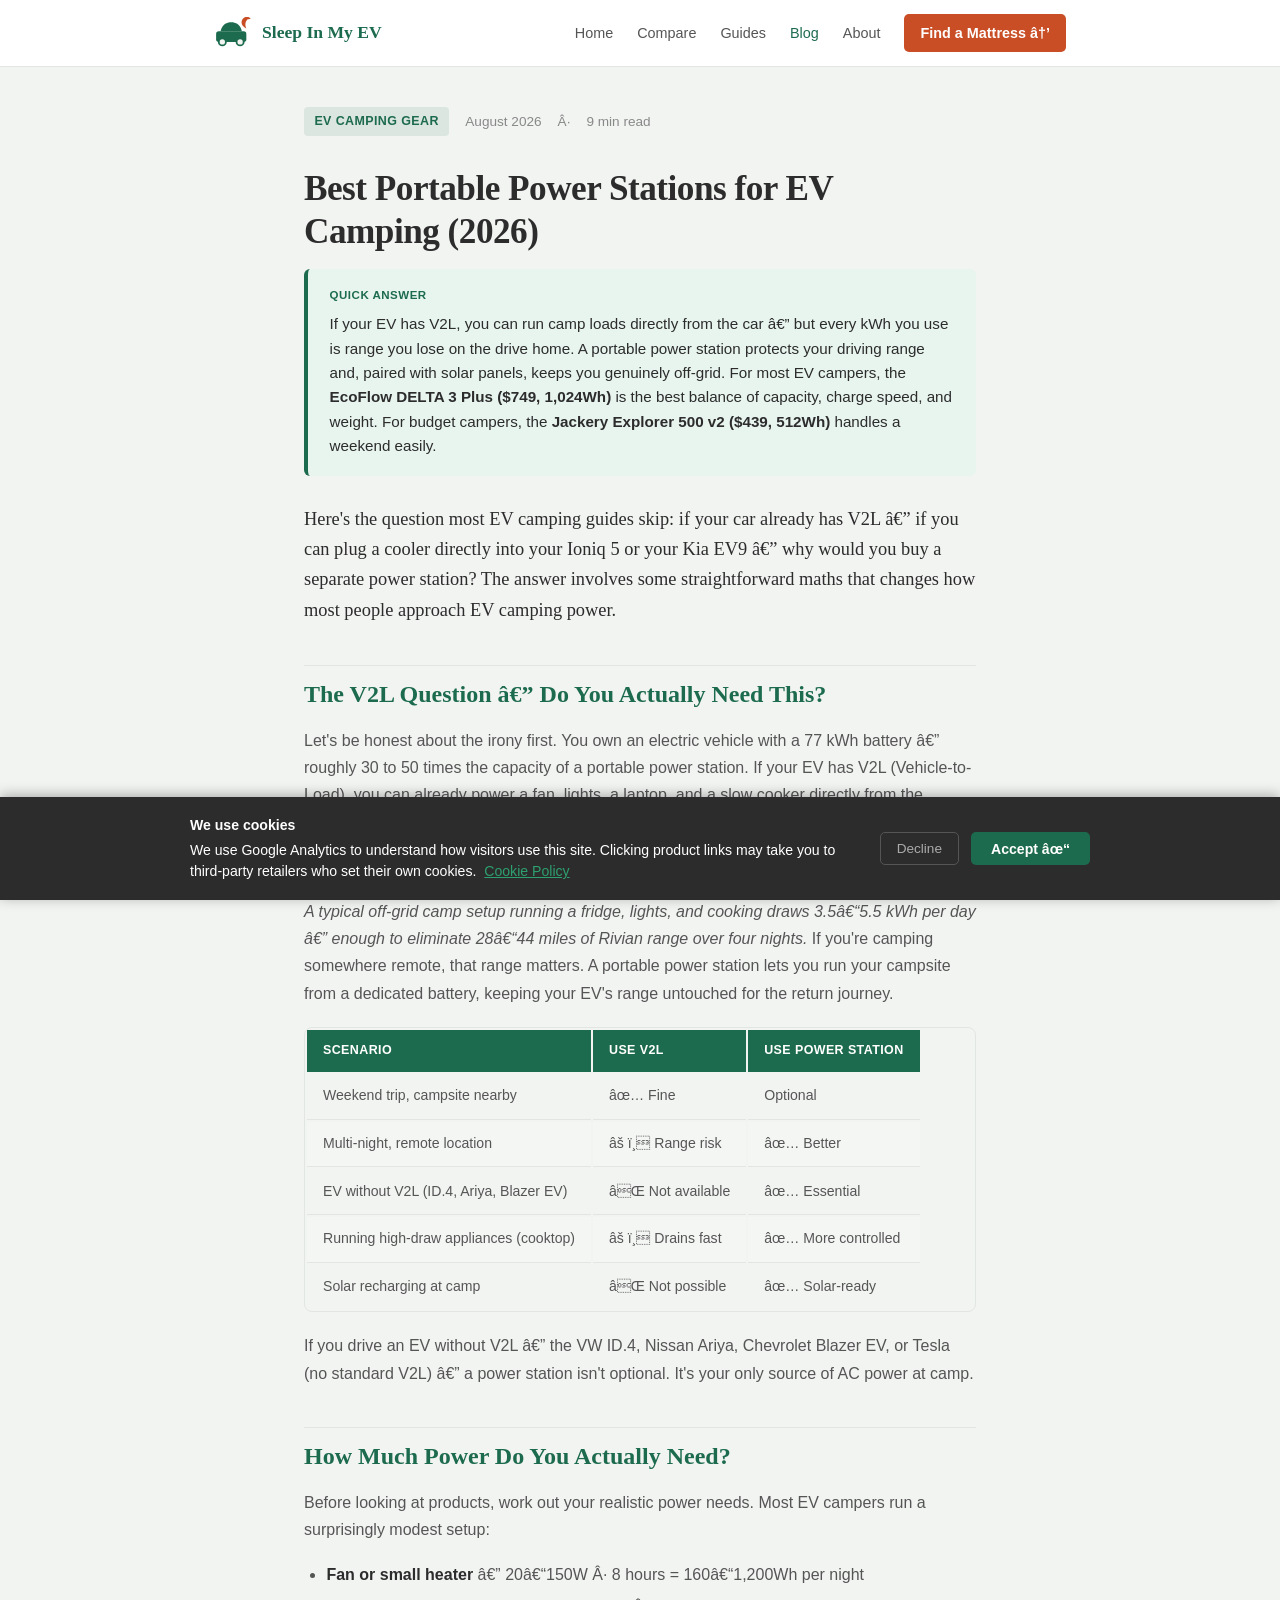
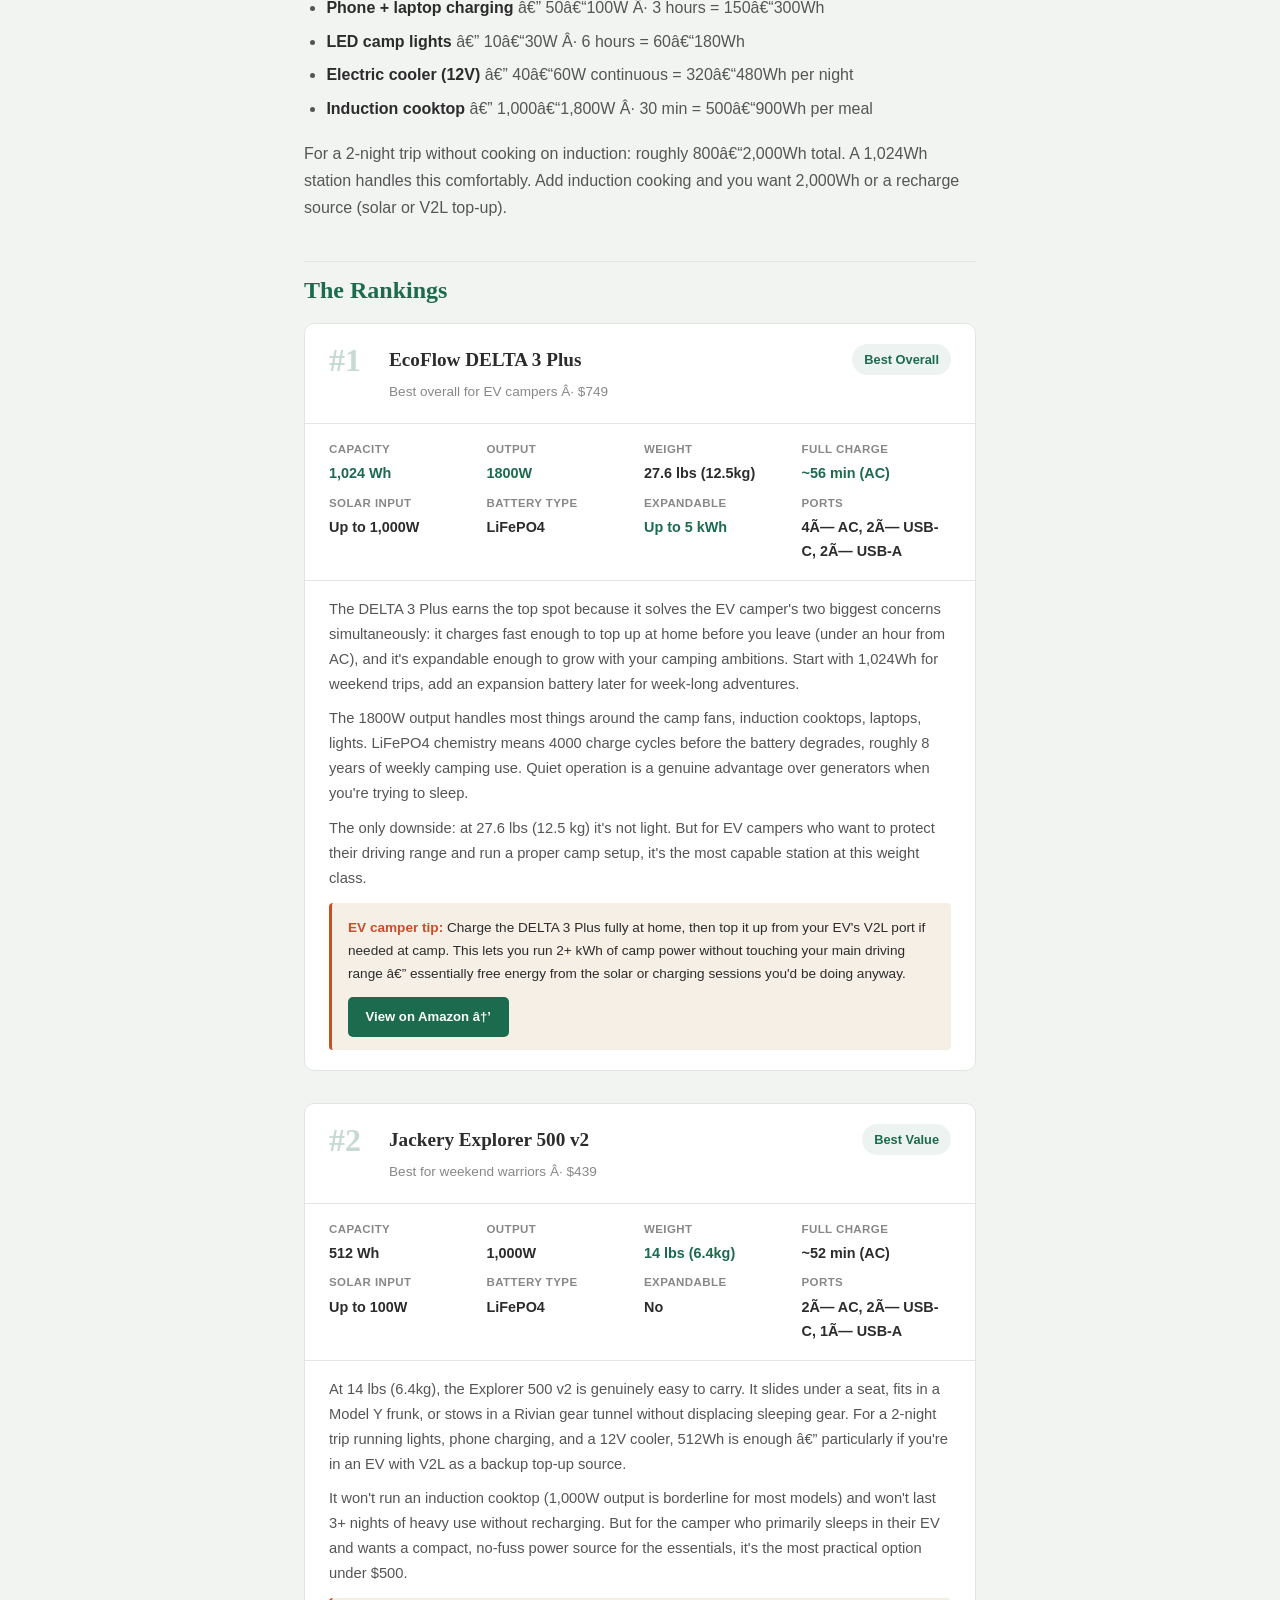
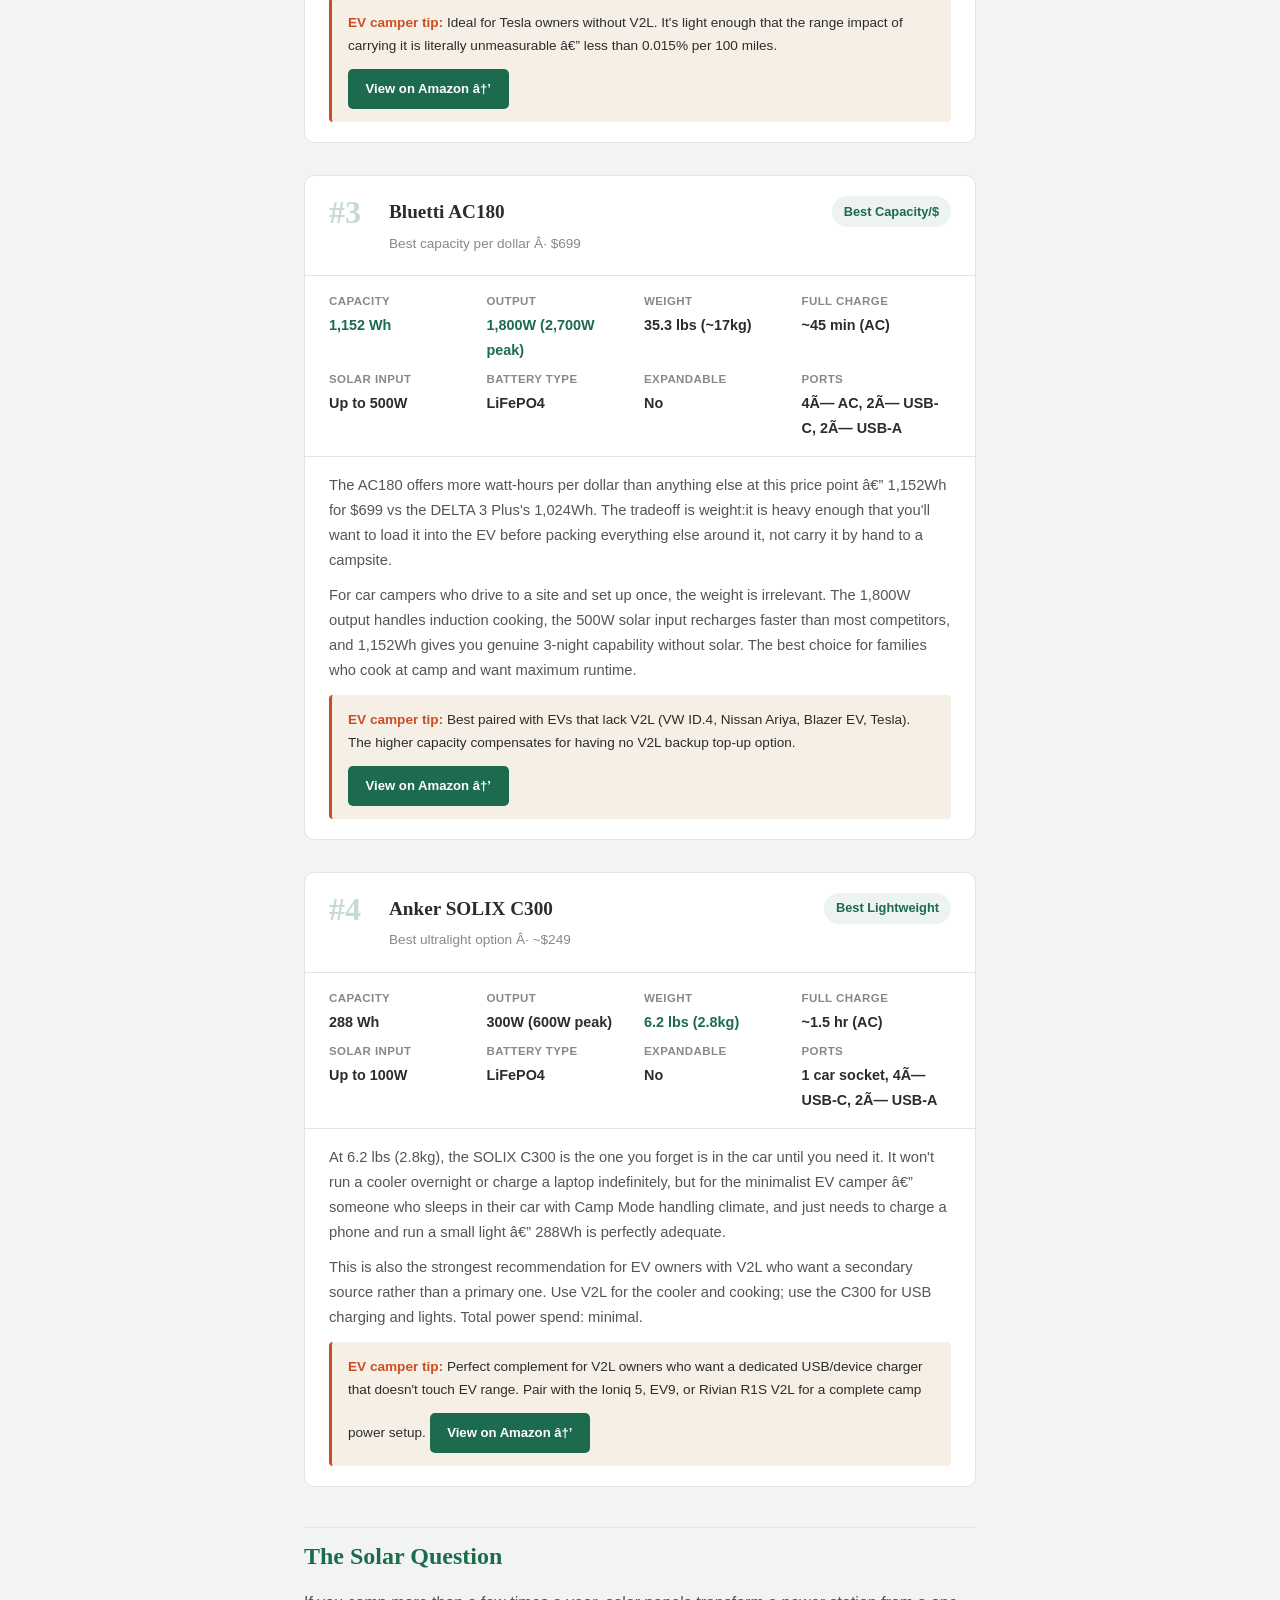
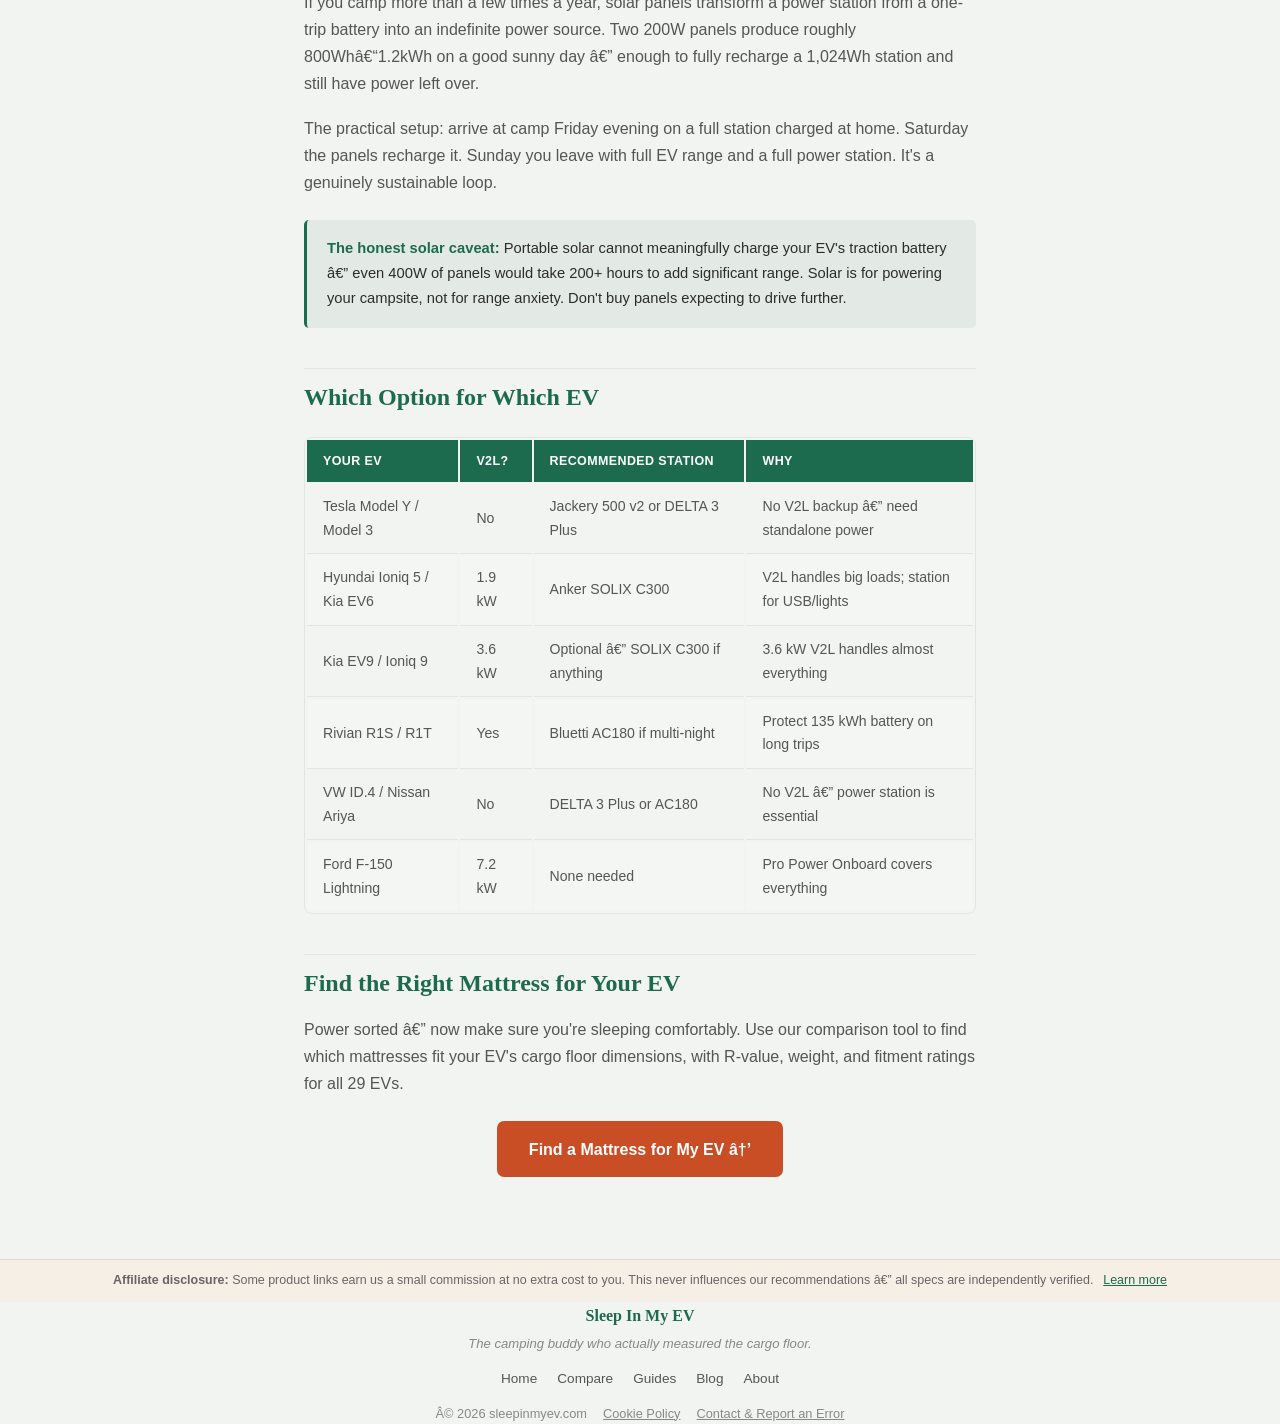
<file: blog/best-portable-power-stations-ev-camping.html>
<!DOCTYPE html>
<html lang="en">
<head>
  <!-- Google tag (gtag.js) -->
<script async src="https://www.googletagmanager.com/gtag/js?id=G-7FN0PS8WNR"></script>
<script>
  window.dataLayer = window.dataLayer || [];
  function gtag(){dataLayer.push(arguments);}
  gtag('js', new Date());

  gtag('config', 'G-7FN0PS8WNR');
</script
<meta charset="UTF-8">
<link rel="sitemap" type="application/xml" href="../sitemap.xml">
<link rel="icon" type="image/x-icon" href="../favicon.ico">
<link rel="icon" type="image/png" sizes="32x32" href="../favicon-32.png">
<link rel="icon" type="image/png" sizes="16x16" href="../favicon-16.png">
<link rel="apple-touch-icon" sizes="180x180" href="../apple-touch-icon.png">
<link rel="icon" type="image/svg+xml" href="../favicon.svg">
<meta name="viewport" content="width=device-width, initial-scale=1.0">
<title>Best Portable Power Stations for EV Camping (2026) | Sleep In My EV</title>
<meta name="description" content="Do you need a portable power station if your EV has V2L? We break down the numbers, the real trade-offs, and the best power stations for EV campers in 2026.">
<link rel="canonical" href="https://sleepinmyev.com/blog/best-portable-power-stations-ev-camping.html">
<meta property="og:title" content="Best Portable Power Stations for EV Camping (2026)">
<meta property="og:description" content="Do you need a portable power station if your EV has V2L? We break down the numbers, the real trade-offs, and the best power stations for EV campers in 2026.">
<meta property="og:type" content="article">
<meta property="og:image" content="https://sleepinmyev.com/og-image-clean.svg">
<meta name="twitter:card" content="summary_large_image">
<script type="application/ld+json">
{"@context":"https://schema.org","@type":"Article","headline":"Best Portable Power Stations for EV Camping (2026)","description":"Do you need a portable power station if your EV has V2L? We break down the numbers and the best power stations for EV campers.","datePublished":"2026-07-22","dateModified":"2026-07-22","author":{"@type":"Organization","name":"Sleep In My EV","url":"https://sleepinmyev.com"},"publisher":{"@type":"Organization","name":"Sleep In My EV","url":"https://sleepinmyev.com"}}
</script>
<script type="application/ld+json">
{"@context":"https://schema.org","@type":"FAQPage","mainEntity":[{"@type":"Question","name":"Do I need a portable power station if my EV has V2L?","acceptedAnswer":{"@type":"Answer","text":"It depends on your camping style. V2L from a Kia EV9 or Hyundai Ioniq 5 provides 3.6 kW and 1.9 kW respectively — enough for most camp needs. But every kWh you draw from V2L is range you lose on the drive home. A portable power station lets you run camp loads from a separate battery, keeping your EV's range intact. For multi-night off-grid camping, a power station paired with solar panels is significantly more efficient than draining your EV."}},{"@type":"Question","name":"What size portable power station do I need for EV camping?","acceptedAnswer":{"@type":"Answer","text":"For a weekend trip (2 nights), a 1,000Wh station handles lights, phone and laptop charging, a fan, and a small cooler. For 3–4 nights or if you want to run an induction cooktop, go 2,000Wh or higher. A typical camp setup drawing 300–500W for 8 hours uses 2.4–4 kWh per night."}}]}
</script>
<style>
:root{--primary:#1D6B4E;--primary-light:#2DA06F;--accent:#C94E26;--text:#2C2C2C;--text2:#555;--text3:#888;--bg:#F2F4F2;--white:#fff;--border:#E2E6E2;--sand:#F5EFE6;--font-serif:'Georgia','Times New Roman',serif}
*{box-sizing:border-box;margin:0;padding:0}
body{font-family:'Helvetica Neue',Arial,sans-serif;font-size:16px;line-height:1.7;color:var(--text);background:var(--bg)}
a{color:var(--primary)}
header{background:#fff;border-bottom:1px solid var(--border);position:sticky;top:0;z-index:100}
.nav-inner{max-width:900px;margin:0 auto;padding:.85rem 1.5rem;display:flex;align-items:center;justify-content:space-between;gap:1rem}
.logo{display:flex;align-items:center;gap:10px;text-decoration:none}
nav{display:flex;align-items:center;gap:1.5rem;font-size:.9rem}
nav a{color:var(--text2);font-weight:500;text-decoration:none}
nav a:hover,nav a.active{color:var(--primary)}
.nav-cta{background:var(--accent);color:#fff !important;padding:.45rem 1rem;border-radius:5px;font-weight:600}
.hamburger{display:none;flex-direction:column;gap:5px;cursor:pointer;padding:.4rem;border:none;background:transparent;z-index:210}
.hamburger span{display:block;width:24px;height:2px;background:var(--text);border-radius:2px;transition:.25s}
.hamburger.open span:nth-child(1){transform:translateY(7px) rotate(45deg)}
.hamburger.open span:nth-child(2){opacity:0}
.hamburger.open span:nth-child(3){transform:translateY(-7px) rotate(-45deg)}
.mobile-menu{display:none;position:absolute;top:100%;left:0;right:0;background:#fff;border-bottom:2px solid var(--primary);box-shadow:0 4px 16px rgba(0,0,0,.12);z-index:200;padding:.75rem 1.5rem 1rem;flex-direction:column;gap:.25rem}
.mobile-menu.open{display:flex}
.mobile-menu a{color:var(--text2);text-decoration:none;font-size:1rem;font-weight:500;padding:.65rem .5rem;border-bottom:1px solid var(--border)}
.mobile-menu a:last-child{border-bottom:none}
.mobile-menu .nav-cta{background:var(--primary);color:#fff!important;border-radius:6px;padding:.75rem 1rem;text-align:center;margin-top:.25rem;border:none}
@media(max-width:768px){.hamburger{display:flex}.nav-inner nav a:not(.nav-cta){display:none}}
article{max-width:720px;margin:0 auto;padding:2.5rem 1.5rem 4rem}
.article-meta{display:flex;align-items:center;gap:1rem;flex-wrap:wrap;margin-bottom:2rem;font-size:.85rem;color:var(--text3)}
.tag{background:rgba(29,107,78,.1);color:var(--primary);padding:.25rem .65rem;border-radius:4px;font-weight:600;font-size:.78rem;text-transform:uppercase;letter-spacing:.4px}
h1{font-family:var(--font-serif);font-size:2.2rem;line-height:1.2;color:var(--text);margin-bottom:1rem;letter-spacing:-.5px}
article h2{font-family:var(--font-serif);font-size:1.5rem;color:var(--primary);margin:2.5rem 0 .75rem;padding-top:.5rem;border-top:1px solid var(--border)}
article h3{font-size:1.1rem;font-weight:700;color:var(--text);margin:1.75rem 0 .5rem}
article p{margin-bottom:1.1rem;color:var(--text2)}
article ul,article ol{margin:0 0 1.1rem 1.4rem;color:var(--text2)}
article li{margin-bottom:.4rem}
article strong{color:var(--text);font-weight:700}
.lede{font-size:1.15rem;line-height:1.65;color:var(--text);margin-bottom:2rem;font-family:var(--font-serif)}
.quick-answer{background:#e8f5ef;border-left:4px solid #1D6B4E;border-radius:6px;padding:1.1rem 1.35rem;margin-bottom:1.75rem}
.quick-answer-label{font-size:.72rem;font-weight:700;text-transform:uppercase;letter-spacing:.5px;color:#1D6B4E;margin-bottom:.4rem}
.quick-answer-text{font-size:.95rem;color:#2C2C2C;line-height:1.6}
.product-card{background:#fff;border:1px solid var(--border);border-radius:10px;overflow:hidden;margin-bottom:2rem}
.product-header{padding:1.25rem 1.5rem;display:flex;align-items:flex-start;justify-content:space-between;gap:1rem;flex-wrap:wrap;border-bottom:1px solid var(--border)}
.product-rank{font-family:var(--font-serif);font-size:2rem;font-weight:700;line-height:1;color:rgba(29,107,78,.25);min-width:44px}
.product-title{flex:1}
.product-name{font-family:var(--font-serif);font-size:1.2rem;font-weight:700;margin-bottom:.2rem}
.product-sub{font-size:.85rem;color:var(--text3)}
.product-badge{font-size:.8rem;font-weight:700;padding:.3rem .75rem;border-radius:20px;white-space:nowrap;background:rgba(29,107,78,.08);color:var(--primary);align-self:flex-start}
.product-specs{display:grid;grid-template-columns:repeat(auto-fit,minmax(120px,1fr));gap:.5rem;padding:1rem 1.5rem;border-bottom:1px solid var(--border)}
.spec{font-size:.82rem}
.spec-label{color:var(--text3);font-weight:600;text-transform:uppercase;letter-spacing:.4px;font-size:.72rem;display:block;margin-bottom:.1rem}
.spec-value{font-weight:700;color:var(--text);font-size:.9rem}
.spec-value.good{color:var(--primary)}
.product-body{padding:1rem 1.5rem 1.25rem}
.product-body p{font-size:.92rem;color:var(--text2);margin-bottom:.6rem}
.ev-tip{background:var(--sand);border-left:3px solid var(--accent);border-radius:4px;padding:.8rem 1rem;font-size:.85rem;margin-top:.75rem}
.ev-tip strong{color:var(--accent)}
.data-table{width:100%;border-collapse:collapse;margin:1.25rem 0;font-size:.88rem;overflow:hidden;border-radius:8px;border:1px solid var(--border)}
.data-table th{background:var(--primary);color:#fff;padding:.65rem 1rem;text-align:left;font-size:.78rem;font-weight:700;text-transform:uppercase;letter-spacing:.4px}
.data-table td{padding:.65rem 1rem;border-bottom:1px solid var(--border);color:var(--text2)}
.data-table tr:last-child td{border-bottom:none}
.data-table tr:nth-child(even) td{background:rgba(248,249,248,.5)}
.callout{background:rgba(29,107,78,.07);border-left:3px solid var(--primary);border-radius:5px;padding:1rem 1.25rem;margin:1.5rem 0;font-size:.92rem}
.callout strong{color:var(--primary)}
.warn-box{background:rgba(201,78,38,.06);border-left:3px solid var(--accent);border-radius:5px;padding:1rem 1.25rem;margin:1.5rem 0;font-size:.92rem}
.article-hero-img{width:100%;max-height:360px;display:block;border-radius:10px;margin-bottom:2rem;box-shadow:0 6px 24px rgba(0,0,0,.2)}
.footer-inner{max-width:900px;margin:0 auto;display:flex;flex-direction:column;align-items:center;gap:.75rem;text-align:center}
.footer-brand{display:flex;flex-direction:column;align-items:center;gap:.25rem}
.footer-logo{font-family:var(--font-serif);font-size:1rem;font-weight:700;color:var(--primary)}
.footer-tagline{font-size:.82rem;color:var(--text3);font-style:italic}
.footer-nav{display:flex;flex-wrap:wrap;justify-content:center;gap:.5rem 1.25rem}
.footer-nav a{font-size:.85rem;color:var(--text2);text-decoration:none;font-weight:500}
.footer-nav a:hover{color:var(--primary)}
.footer-legal{display:flex;flex-wrap:wrap;justify-content:center;gap:.5rem 1rem;font-size:.8rem;color:var(--text3)}
.footer-legal a{color:var(--text3);text-decoration:underline}
@media(max-width:640px){h1{font-size:1.75rem}article{padding:1.5rem 1rem 3rem}}
</style>
</head>
<body>
<header>
  <div class="nav-inner">
    <a class="logo" href="../index.html">
      <svg width="38" height="32" viewBox="0 0 42 36" fill="none" xmlns="http://www.w3.org/2000/svg">
        <rect x="2" y="16" width="34" height="12" rx="3" fill="#1D6B4E"/>
        <path d="M7 16 C9 8 14 6 19 6 C24 6 29 8 31 16Z" fill="#1D6B4E"/>
        <circle cx="9" cy="28" r="5" fill="#1D6B4E"/><circle cx="9" cy="28" r="3" fill="#F2F4F2"/>
        <circle cx="29" cy="28" r="5" fill="#1D6B4E"/><circle cx="29" cy="28" r="3" fill="#F2F4F2"/>
        <path d="M37 3 C35 5 34 9 36 13 C31 11 29 6 32 2 C34.5 -1 39 -1 41 2 C39.5 2.5 37.5 2.5 37 3Z" fill="#C94E26"/>
      </svg>
      <span style="font-family:var(--font-serif);font-size:1.1rem;font-weight:700;color:var(--primary)">Sleep In My EV</span>
    </a>
    <nav>
      <a href="../index.html">Home</a>
      <a href="../compare.html">Compare</a>
      <a href="../guides.html">Guides</a>
      <a href="blog-index.html" class="active">Blog</a>
      <a href="../about.html">About</a>
      <a class="nav-cta" href="../compare.html">Find a Mattress →</a>
    </nav>
    <button class="hamburger" id="hamburger" onclick="toggleMobileMenu()" aria-label="Toggle menu">
      <span></span><span></span><span></span>
    </button>
  </div>
  <div class="mobile-menu" id="mobile-menu"></div>
</header>

<article>
  <div class="article-meta">
    <span class="tag">EV Camping Gear</span>
    <span>August 2026</span>
    <span>·</span>
    <span>9 min read</span>
  </div>

  <h1>Best Portable Power Stations for EV Camping (2026)</h1>

  <div class="quick-answer">
    <div class="quick-answer-label">Quick Answer</div>
    <div class="quick-answer-text">If your EV has V2L, you can run camp loads directly from the car — but every kWh you use is range you lose on the drive home. A portable power station protects your driving range and, paired with solar panels, keeps you genuinely off-grid. For most EV campers, the <strong>EcoFlow DELTA 3 Plus ($749, 1,024Wh)</strong> is the best balance of capacity, charge speed, and weight. For budget campers, the <strong>Jackery Explorer 500 v2 ($439, 512Wh)</strong> handles a weekend easily.</div>
  </div>

  <p class="lede">Here's the question most EV camping guides skip: if your car already has V2L — if you can plug a cooler directly into your Ioniq 5 or your Kia EV9 — why would you buy a separate power station? The answer involves some straightforward maths that changes how most people approach EV camping power.</p>

  <h2>The V2L Question — Do You Actually Need This?</h2>

  <p>Let's be honest about the irony first. You own an electric vehicle with a 77 kWh battery — roughly 30 to 50 times the capacity of a portable power station. If your EV has V2L (Vehicle-to-Load), you can already power a fan, lights, a laptop, and a slow cooker directly from the charge port. So who actually needs a separate battery?</p>

  <p>The answer comes down to one thing: <strong>what happens on the drive home.</strong></p>

  <p><cite index="7-1">A typical off-grid camp setup running a fridge, lights, and cooking draws 3.5–5.5 kWh per day — enough to eliminate 28–44 miles of Rivian range over four nights.</cite> If you're camping somewhere remote, that range matters. A portable power station lets you run your campsite from a dedicated battery, keeping your EV's range untouched for the return journey.</p>

  <div class="data-table" style="overflow-x:auto">
    <table style="min-width:500px">
      <thead><tr><th>Scenario</th><th>Use V2L</th><th>Use Power Station</th></tr></thead>
      <tbody>
        <tr><td>Weekend trip, campsite nearby</td><td>✅ Fine</td><td>Optional</td></tr>
        <tr><td>Multi-night, remote location</td><td>⚠️ Range risk</td><td>✅ Better</td></tr>
        <tr><td>EV without V2L (ID.4, Ariya, Blazer EV)</td><td>❌ Not available</td><td>✅ Essential</td></tr>
        <tr><td>Running high-draw appliances (cooktop)</td><td>⚠️ Drains fast</td><td>✅ More controlled</td></tr>
        <tr><td>Solar recharging at camp</td><td>❌ Not possible</td><td>✅ Solar-ready</td></tr>
      </tbody>
    </table>
  </div>

  <p>If you drive an EV without V2L — the VW ID.4, Nissan Ariya, Chevrolet Blazer EV, or Tesla (no standard V2L) — a power station isn't optional. It's your only source of AC power at camp.</p>

  <h2>How Much Power Do You Actually Need?</h2>

  <p>Before looking at products, work out your realistic power needs. Most EV campers run a surprisingly modest setup:</p>

  <ul>
    <li><strong>Fan or small heater</strong> — 20–150W · 8 hours = 160–1,200Wh per night</li>
    <li><strong>Phone + laptop charging</strong> — 50–100W · 3 hours = 150–300Wh</li>
    <li><strong>LED camp lights</strong> — 10–30W · 6 hours = 60–180Wh</li>
    <li><strong>Electric cooler (12V)</strong> — 40–60W continuous = 320–480Wh per night</li>
    <li><strong>Induction cooktop</strong> — 1,000–1,800W · 30 min = 500–900Wh per meal</li>
  </ul>

  <p>For a 2-night trip without cooking on induction: roughly 800–2,000Wh total. A 1,024Wh station handles this comfortably. Add induction cooking and you want 2,000Wh or a recharge source (solar or V2L top-up).</p>

  <h2>The Rankings</h2>

  <!-- Product 1 -->
  <div class="product-card">
    <div class="product-header">
      <div class="product-rank">#1</div>
      <div class="product-title">
        <div class="product-name">EcoFlow DELTA 3 Plus</div>
        <div class="product-sub">Best overall for EV campers · $749</div>
      </div>
      <span class="product-badge">Best Overall</span>
    </div>
    <div class="product-specs">
      <div class="spec"><span class="spec-label">Capacity</span><span class="spec-value good">1,024 Wh</span></div>
      <div class="spec"><span class="spec-label">Output</span><span class="spec-value good">1800W</span></div>
      <div class="spec"><span class="spec-label">Weight</span><span class="spec-value">27.6 lbs (12.5kg)</span></div>
      <div class="spec"><span class="spec-label">Full charge</span><span class="spec-value good">~56 min (AC)</span></div>
      <div class="spec"><span class="spec-label">Solar input</span><span class="spec-value">Up to 1,000W</span></div>
      <div class="spec"><span class="spec-label">Battery type</span><span class="spec-value">LiFePO4</span></div>
      <div class="spec"><span class="spec-label">Expandable</span><span class="spec-value good">Up to 5 kWh</span></div>
      <div class="spec"><span class="spec-label">Ports</span><span class="spec-value">4× AC, 2× USB-C, 2× USB-A</span></div>
    </div>
    <div class="product-body">
      <p>The DELTA 3 Plus earns the top spot because it solves the EV camper's two biggest concerns simultaneously: it charges fast enough to top up at home before you leave (under an hour from AC), and it's expandable enough to grow with your camping ambitions. Start with 1,024Wh for weekend trips, add an expansion battery later for week-long adventures.</p>
      <p>The 1800W output handles most things around the camp fans, induction cooktops, laptops, lights. LiFePO4 chemistry means 4000 charge cycles before the battery degrades, roughly 8 years of weekly camping use. Quiet operation is a genuine advantage over generators when you're trying to sleep.</p>
      <p>The only downside: at 27.6 lbs (12.5 kg) it's not light. But for EV campers who want to protect their driving range and run a proper camp setup, it's the most capable station at this weight class.</p>
      <div class="ev-tip"><strong>EV camper tip:</strong> Charge the DELTA 3 Plus fully at home, then top it up from your EV's V2L port if needed at camp. This lets you run 2+ kWh of camp power without touching your main driving range — essentially free energy from the solar or charging sessions you'd be doing anyway.
      <a href="https://amzn.to/45SWz5y" target="_blank" rel="noopener" style="display:inline-block;background:var(--primary);color:#fff;text-decoration:none;padding:.55rem 1.1rem;border-radius:5px;font-size:.82rem;font-weight:700;margin-top:.75rem">View on Amazon →</a>
    </div>
    </div>
  </div>

  <!-- Product 2 -->
  <div class="product-card">
    <div class="product-header">
      <div class="product-rank">#2</div>
      <div class="product-title">
        <div class="product-name">Jackery Explorer 500 v2</div>
        <div class="product-sub">Best for weekend warriors · $439</div>
      </div>
      <span class="product-badge">Best Value</span>
    </div>
    <div class="product-specs">
      <div class="spec"><span class="spec-label">Capacity</span><span class="spec-value">512 Wh</span></div>
      <div class="spec"><span class="spec-label">Output</span><span class="spec-value">1,000W</span></div>
      <div class="spec"><span class="spec-label">Weight</span><span class="spec-value good">14 lbs (6.4kg)</span></div>
      <div class="spec"><span class="spec-label">Full charge</span><span class="spec-value">~52 min (AC)</span></div>
      <div class="spec"><span class="spec-label">Solar input</span><span class="spec-value">Up to 100W</span></div>
      <div class="spec"><span class="spec-label">Battery type</span><span class="spec-value">LiFePO4</span></div>
      <div class="spec"><span class="spec-label">Expandable</span><span class="spec-value">No</span></div>
      <div class="spec"><span class="spec-label">Ports</span><span class="spec-value">2× AC, 2× USB-C, 1× USB-A</span></div>
    </div>
    <div class="product-body">
      <p>At 14 lbs (6.4kg), the Explorer 500 v2 is genuinely easy to carry. It slides under a seat, fits in a Model Y frunk, or stows in a Rivian gear tunnel without displacing sleeping gear. For a 2-night trip running lights, phone charging, and a 12V cooler, 512Wh is enough — particularly if you're in an EV with V2L as a backup top-up source.</p>
      <p>It won't run an induction cooktop (1,000W output is borderline for most models) and won't last 3+ nights of heavy use without recharging. But for the camper who primarily sleeps in their EV and wants a compact, no-fuss power source for the essentials, it's the most practical option under $500.</p>
      <div class="ev-tip"><strong>EV camper tip:</strong> Ideal for Tesla owners without V2L. It's light enough that the range impact of carrying it is literally unmeasurable — less than 0.015% per 100 miles.
      <a href="https://amzn.to/4hs58vb" target="_blank" rel="noopener" style="display:inline-block;background:var(--primary);color:#fff;text-decoration:none;padding:.55rem 1.1rem;border-radius:5px;font-size:.82rem;font-weight:700;margin-top:.75rem">View on Amazon →</a>
    </div>
    </div>
  </div>

  <!-- Product 3 -->
  <div class="product-card">
    <div class="product-header">
      <div class="product-rank">#3</div>
      <div class="product-title">
        <div class="product-name">Bluetti AC180</div>
        <div class="product-sub">Best capacity per dollar · $699</div>
      </div>
      <span class="product-badge">Best Capacity/$</span>
    </div>
    <div class="product-specs">
      <div class="spec"><span class="spec-label">Capacity</span><span class="spec-value good">1,152 Wh</span></div>
      <div class="spec"><span class="spec-label">Output</span><span class="spec-value good">1,800W (2,700W peak)</span></div>
      <div class="spec"><span class="spec-label">Weight</span><span class="spec-value">35.3 lbs (~17kg)</span></div>
      <div class="spec"><span class="spec-label">Full charge</span><span class="spec-value">~45 min (AC)</span></div>
      <div class="spec"><span class="spec-label">Solar input</span><span class="spec-value">Up to 500W</span></div>
      <div class="spec"><span class="spec-label">Battery type</span><span class="spec-value">LiFePO4</span></div>
      <div class="spec"><span class="spec-label">Expandable</span><span class="spec-value">No</span></div>
      <div class="spec"><span class="spec-label">Ports</span><span class="spec-value">4× AC, 2× USB-C, 2× USB-A</span></div>
    </div>
    <div class="product-body">
      <p>The AC180 offers more watt-hours per dollar than anything else at this price point — 1,152Wh for $699 vs the DELTA 3 Plus's 1,024Wh. The tradeoff is weight:it is heavy enough that you'll want to load it into the EV before packing everything else around it, not carry it by hand to a campsite.</p>
      <p>For car campers who drive to a site and set up once, the weight is irrelevant. The 1,800W output handles induction cooking, the 500W solar input recharges faster than most competitors, and 1,152Wh gives you genuine 3-night capability without solar. The best choice for families who cook at camp and want maximum runtime.</p>
      <div class="ev-tip"><strong>EV camper tip:</strong> Best paired with EVs that lack V2L (VW ID.4, Nissan Ariya, Blazer EV, Tesla). The higher capacity compensates for having no V2L backup top-up option.
      <a href="https://amzn.to/4gnAPVw" target="_blank" rel="noopener" style="display:inline-block;background:var(--primary);color:#fff;text-decoration:none;padding:.55rem 1.1rem;border-radius:5px;font-size:.82rem;font-weight:700;margin-top:.75rem">View on Amazon →</a>
    </div>
    </div>
  </div>

  <!-- Product 4 -->
  <div class="product-card">
    <div class="product-header">
      <div class="product-rank">#4</div>
      <div class="product-title">
        <div class="product-name">Anker SOLIX C300</div>
        <div class="product-sub">Best ultralight option · ~$249</div>
      </div>
      <span class="product-badge">Best Lightweight</span>
    </div>
    <div class="product-specs">
      <div class="spec"><span class="spec-label">Capacity</span><span class="spec-value">288 Wh</span></div>
      <div class="spec"><span class="spec-label">Output</span><span class="spec-value">300W (600W peak)</span></div>
      <div class="spec"><span class="spec-label">Weight</span><span class="spec-value good">6.2 lbs (2.8kg)</span></div>
      <div class="spec"><span class="spec-label">Full charge</span><span class="spec-value">~1.5 hr (AC)</span></div>
      <div class="spec"><span class="spec-label">Solar input</span><span class="spec-value">Up to 100W</span></div>
      <div class="spec"><span class="spec-label">Battery type</span><span class="spec-value">LiFePO4</span></div>
      <div class="spec"><span class="spec-label">Expandable</span><span class="spec-value">No</span></div>
      <div class="spec"><span class="spec-label">Ports</span><span class="spec-value">1 car socket, 4× USB-C, 2× USB-A</span></div>
    </div>
    <div class="product-body">
      <p>At 6.2 lbs (2.8kg), the SOLIX C300 is the one you forget is in the car until you need it. It won't run a cooler overnight or charge a laptop indefinitely, but for the minimalist EV camper — someone who sleeps in their car with Camp Mode handling climate, and just needs to charge a phone and run a small light — 288Wh is perfectly adequate.</p>
      <p>This is also the strongest recommendation for EV owners with V2L who want a secondary source rather than a primary one. Use V2L for the cooler and cooking; use the C300 for USB charging and lights. Total power spend: minimal.</p>
      <div class="ev-tip"><strong>EV camper tip:</strong> Perfect complement for V2L owners who want a dedicated USB/device charger that doesn't touch EV range. Pair with the Ioniq 5, EV9, or Rivian R1S V2L for a complete camp power setup.
      <a href="https://amzn.to/45fPTye" target="_blank" rel="noopener" style="display:inline-block;background:var(--primary);color:#fff;text-decoration:none;padding:.55rem 1.1rem;border-radius:5px;font-size:.82rem;font-weight:700;margin-top:.75rem">View on Amazon →</a>
    </div>
    </div>
  </div>

  <h2>The Solar Question</h2>

  <p>If you camp more than a few times a year, solar panels transform a power station from a one-trip battery into an indefinite power source. Two 200W panels produce roughly 800Wh–1.2kWh on a good sunny day — enough to fully recharge a 1,024Wh station and still have power left over.</p>

  <p>The practical setup: arrive at camp Friday evening on a full station charged at home. Saturday the panels recharge it. Sunday you leave with full EV range and a full power station. It's a genuinely sustainable loop.</p>

  <div class="callout">
    <strong>The honest solar caveat:</strong> Portable solar cannot meaningfully charge your EV's traction battery — even 400W of panels would take 200+ hours to add significant range. Solar is for powering your campsite, not for range anxiety. Don't buy panels expecting to drive further.
  </div>

  <h2>Which Option for Which EV</h2>

  <div class="data-table" style="overflow-x:auto">
    <table style="min-width:500px">
      <thead><tr><th>Your EV</th><th>V2L?</th><th>Recommended Station</th><th>Why</th></tr></thead>
      <tbody>
        <tr><td>Tesla Model Y / Model 3</td><td>No</td><td>Jackery 500 v2 or DELTA 3 Plus</td><td>No V2L backup — need standalone power</td></tr>
        <tr><td>Hyundai Ioniq 5 / Kia EV6</td><td>1.9 kW</td><td>Anker SOLIX C300</td><td>V2L handles big loads; station for USB/lights</td></tr>
        <tr><td>Kia EV9 / Ioniq 9</td><td>3.6 kW</td><td>Optional — SOLIX C300 if anything</td><td>3.6 kW V2L handles almost everything</td></tr>
        <tr><td>Rivian R1S / R1T</td><td>Yes</td><td>Bluetti AC180 if multi-night</td><td>Protect 135 kWh battery on long trips</td></tr>
        <tr><td>VW ID.4 / Nissan Ariya</td><td>No</td><td>DELTA 3 Plus or AC180</td><td>No V2L — power station is essential</td></tr>
        <tr><td>Ford F-150 Lightning</td><td>7.2 kW</td><td>None needed</td><td>Pro Power Onboard covers everything</td></tr>
      </tbody>
    </table>
  </div>

  <h2>Find the Right Mattress for Your EV</h2>

  <p>Power sorted — now make sure you're sleeping comfortably. Use our comparison tool to find which mattresses fit your EV's cargo floor dimensions, with R-value, weight, and fitment ratings for all 29 EVs.</p>

  <p style="text-align:center;margin-top:1.5rem">
    <a href="../compare.html" style="background:var(--accent);color:#fff;padding:.9rem 2rem;border-radius:7px;font-weight:700;font-size:1rem;text-decoration:none;display:inline-block">Find a Mattress for My EV →</a>
  </p>

</article>

<!-- Affiliate disclosure -->
<div style="background:#F5EFE6;border-top:1px solid #E0D8CC;padding:.65rem 1.5rem;text-align:center;font-size:.78rem;color:#666">
  <strong>Affiliate disclosure:</strong> Some product links earn us a small commission at no extra cost to you. This never influences our recommendations — all specs are independently verified.
  <a href="../cookies.html" style="color:var(--primary);margin-left:.4rem">Learn more</a>
</div>

<footer>
  <div class="footer-inner">
    <div class="footer-brand">
      <span class="footer-logo">Sleep In My EV</span>
      <span class="footer-tagline">The camping buddy who actually measured the cargo floor.</span>
    </div>
    <nav class="footer-nav">
      <a href="../index.html">Home</a>
      <a href="../compare.html">Compare</a>
      <a href="../guides.html">Guides</a>
      <a href="blog-index.html">Blog</a>
      <a href="../about.html">About</a>
    </nav>
    <div class="footer-legal">
      <span>© 2026 sleepinmyev.com</span>
      <a href="../cookies.html">Cookie Policy</a>
      <a href="../contact.html">Contact & Report an Error</a>
    </div>
  </div>
</footer>

<script>
function toggleMobileMenu(){
  var btn=document.getElementById('hamburger');
  var menu=document.getElementById('mobile-menu');
  if(!btn||!menu) return;
  var isOpen=menu.classList.contains('open');
  btn.classList.toggle('open',!isOpen);
  menu.classList.toggle('open',!isOpen);
}
document.addEventListener('DOMContentLoaded',function(){
  var menu=document.getElementById('mobile-menu');
  if(!menu) return;
  document.querySelectorAll('header nav a').forEach(function(a){
    menu.appendChild(a.cloneNode(true));
  });
  menu.querySelectorAll('a').forEach(function(a){
    a.addEventListener('click',function(){
      document.getElementById('mobile-menu').classList.remove('open');
      document.getElementById('hamburger').classList.remove('open');
    });
  });
  document.addEventListener('click',function(e){
    var h=document.getElementById('hamburger');
    var m=document.getElementById('mobile-menu');
    if(h&&m&&!h.contains(e.target)&&!m.contains(e.target)){
      h.classList.remove('open');
      m.classList.remove('open');
    }
  });
});
</script>

<!-- Cookie consent banner -->
<div id="cookie-banner" style="display:none;position:fixed;bottom:0;left:0;right:0;background:#2C2C2C;color:#fff;z-index:9999;padding:1.1rem 1.5rem;box-shadow:0 -2px 12px rgba(0,0,0,.3)">
  <div style="max-width:900px;margin:0 auto;display:flex;align-items:center;justify-content:space-between;gap:1rem;flex-wrap:wrap">
    <div style="flex:1;min-width:220px;font-size:.88rem;line-height:1.5">
      <strong style="display:block;margin-bottom:.25rem">We use cookies</strong>
      We use Google Analytics to understand how visitors use this site. Clicking product links may take you to third-party retailers who set their own cookies.
      <a href="../cookies.html" style="color:#2DA06F;text-decoration:underline;margin-left:.25rem">Cookie Policy</a>
    </div>
    <div style="display:flex;gap:.75rem;flex-shrink:0">
      <button onclick="rejectCookies()" style="background:transparent;color:#aaa;border:1px solid #555;border-radius:5px;padding:.5rem 1rem;font-size:.85rem;cursor:pointer;font-family:inherit">Decline</button>
      <button onclick="acceptCookies()" style="background:#1D6B4E;color:#fff;border:none;border-radius:5px;padding:.5rem 1.25rem;font-weight:700;cursor:pointer;font-size:.88rem;font-family:inherit">Accept ✓</button>
    </div>
  </div>
</div>
<script>
(function(){
  var consent=localStorage.getItem('cookie-consent');
  if(!consent){var b=document.getElementById('cookie-banner');if(b)b.style.display='block';}
  else if(consent==='accepted'){loadGA();}
})();
function loadGA(){
  if(window._gaLoaded)return;window._gaLoaded=true;
  var s=document.createElement('script');s.src='https://www.googletagmanager.com/gtag/js?id=G-7FN0PS8WNR';s.async=true;document.head.appendChild(s);
  window.dataLayer=window.dataLayer||[];function gtag(){dataLayer.push(arguments);}window.gtag=gtag;
  gtag('js',new Date());gtag('config','G-7FN0PS8WNR');
}
function acceptCookies(){localStorage.setItem('cookie-consent','accepted');document.getElementById('cookie-banner').style.display='none';loadGA();}
function rejectCookies(){localStorage.setItem('cookie-consent','rejected');document.getElementById('cookie-banner').style.display='none';}
</script>
</body>
</html>
</file>
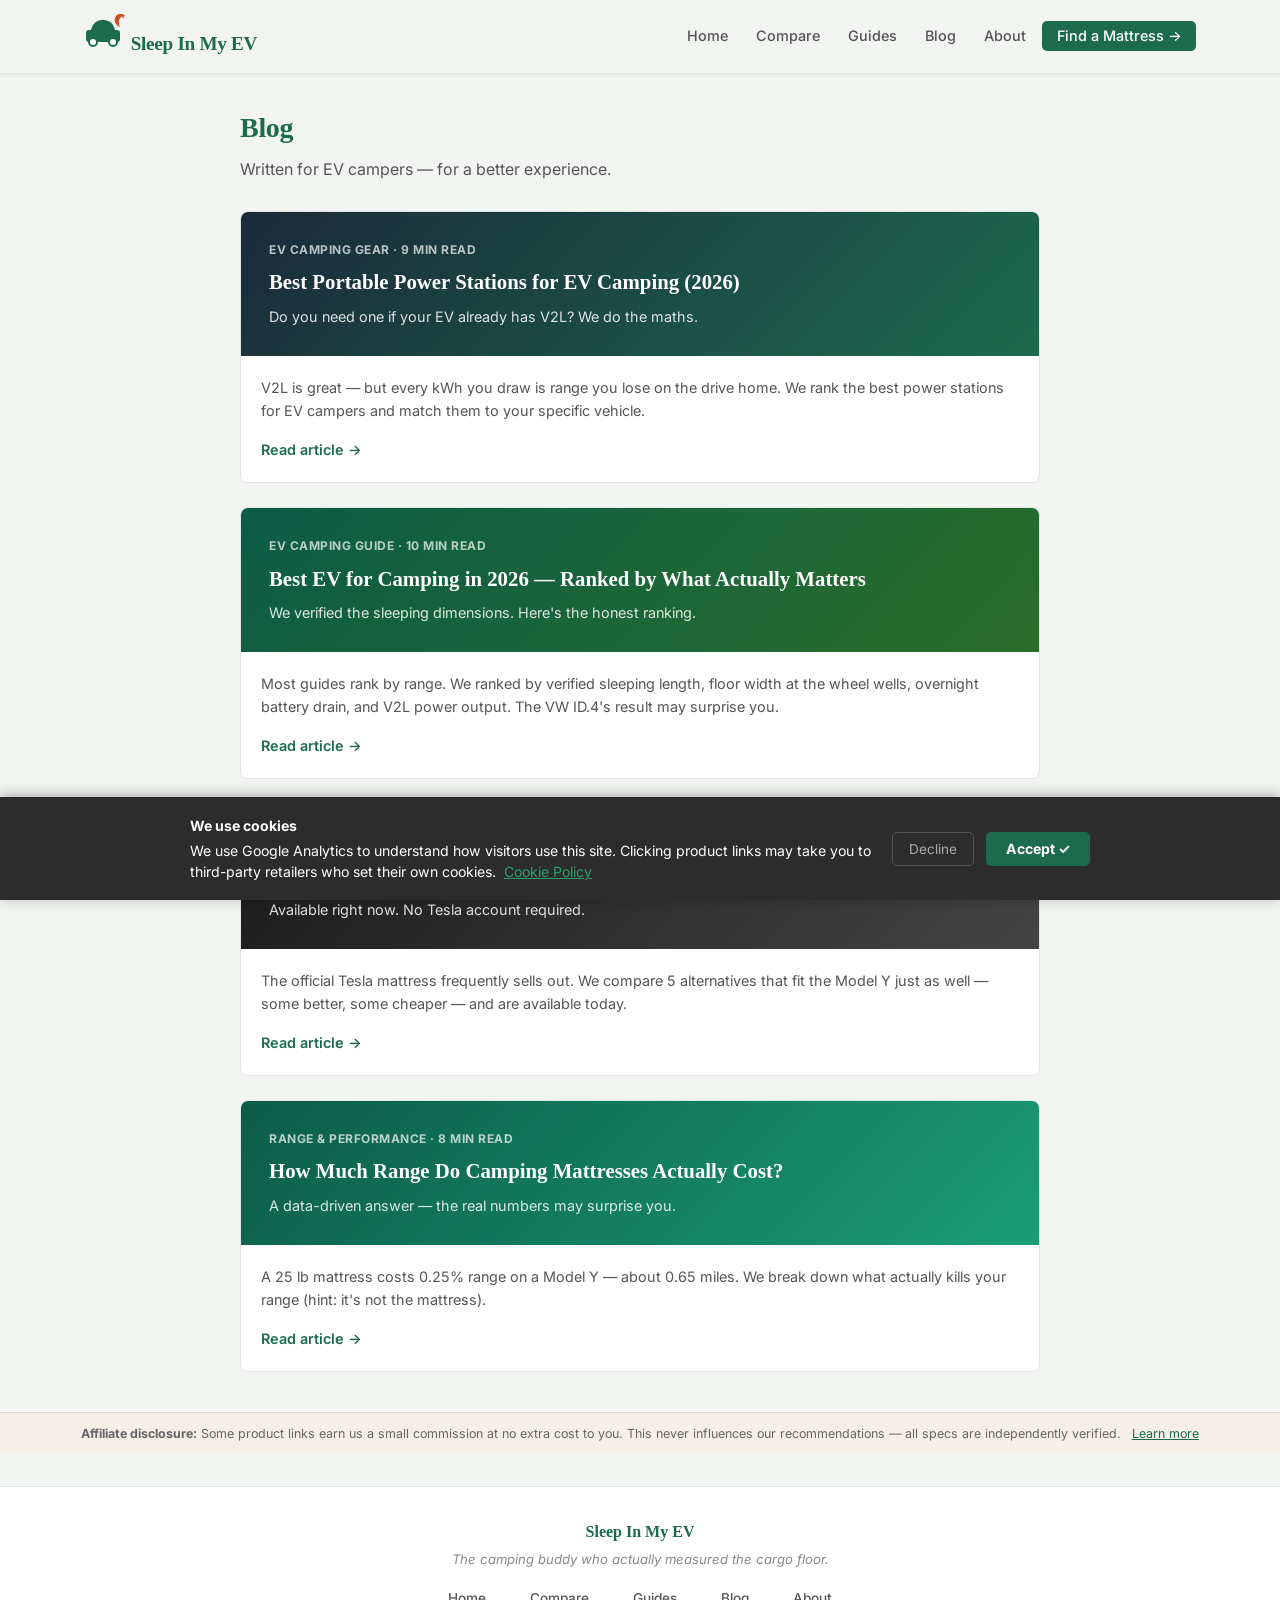
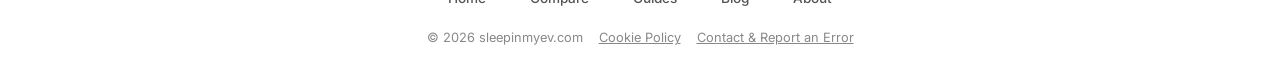
<file: blog/blog-index.html>
<!DOCTYPE html>
<html lang="en">
<head>
<meta charset="UTF-8">
<link rel="sitemap" type="application/xml" href="../sitemap.xml">
<link rel="icon" type="image/x-icon" href="../favicon.ico">
<link rel="icon" type="image/png" sizes="32x32" href="../favicon-32.png">
<link rel="icon" type="image/png" sizes="16x16" href="../favicon-16.png">
<link rel="apple-touch-icon" sizes="180x180" href="../apple-touch-icon.png">
<link rel="icon" type="image/svg+xml" href="../favicon.svg">
<meta name="viewport" content="width=device-width, initial-scale=1.0">
<title>Blog — EV Camping Guides | Sleep In My EV</title>
<meta name="description" content="Expert guides on EV camping mattresses, range impact, and sleeping setup tips. Data-driven articles for Tesla, Kia, Hyundai, Rivian and more EV owners.">
<link rel="canonical" href="https://sleepinmyev.com/blog/">
<meta property="og:title" content="Blog — EV Camping Guides | Sleep In My EV">
<meta property="og:description" content="Expert guides on EV camping mattresses, range impact, and sleeping setup tips. Data-driven articles for Tesla, Kia, Hyundai, Rivian and more EV owners.">
<meta property="og:type" content="article">
<meta property="og:url" content="https://sleepinmyev.com/blog/">
<link href="https://fonts.googleapis.com/css2?family=Inter:wght@400;500;600;700&display=swap" rel="stylesheet">
<style>
*{margin:0;padding:0;box-sizing:border-box}
:root{
  /* Brand palette — Sleep In My EV */
  --primary:#1D6B4E;--primary-light:#2DA06F;--primary-bg:rgba(29,107,78,0.07);
  --accent:#C94E26;--accent-bg:rgba(201,78,38,0.08);
  --blue:#2a78d6;--blue-bg:rgba(42,120,214,0.08);
  --gold:#c48a00;--gold-bg:rgba(196,138,0,0.1);
  --sand:#F5EFE6;--sand-border:#E0D8CC;
  --text:#2C2C2C;--text2:#555;--text3:#888;
  --bg:#F2F4F2;--border:#E2E6E2;--white:#fff;
  --success:#1D6B4E;--success-bg:rgba(29,107,78,0.08);
  --warn:#8A5A00;--warn-bg:rgba(196,158,0,0.1);
  --danger:#7A2010;--danger-bg:rgba(201,78,38,0.08);
  --font-serif:'Georgia','Times New Roman',serif;
}
body{font-family:'Inter',sans-serif;color:var(--text);background:var(--bg);line-height:1.6;font-size:15px}

/* NAV */
header{background:var(--bg);border-bottom:1px solid var(--border);padding:.85rem 0;position:sticky;top:0;z-index:200;box-shadow:0 1px 4px rgba(0,0,0,.06)}
.nav-inner{max-width:1160px;margin:0 auto;padding:0 1.5rem;display:flex;justify-content:space-between;align-items:center}
.logo{font-size:1.25rem;font-weight:700;color:var(--primary);text-decoration:none;letter-spacing:-.3px}
.logo span{color:var(--accent)}
nav a{color:var(--text2);text-decoration:none;font-size:.9rem;font-weight:500;padding:.4rem .75rem;border-radius:5px;cursor:pointer;transition:.2s}
nav a:hover,nav a.active{background:var(--primary-bg);color:var(--primary)}
.nav-cta{background:var(--primary);color:#fff!important;border-radius:5px;padding:.4rem .9rem!important}
.nav-cta:hover{background:var(--primary-light)!important}

/* PAGES */
.page{display:none}.page.active{display:block}
.container{max-width:1160px;margin:0 auto;padding:0 1.5rem}
section{padding:2.5rem 0}
h2{font-size:1.75rem;color:var(--primary);margin-bottom:.4rem;letter-spacing:-.3px}
.section-sub{color:var(--text2);margin-bottom:1.75rem;font-size:1rem}

/* HERO */
.hero{padding:3.5rem 1.5rem;background:linear-gradient(135deg,#0c5c47 0%,#1a9e75 100%);color:#fff;text-align:center}
.hero h1{font-size:2.2rem;font-weight:700;margin-bottom:.75rem;letter-spacing:-.5px}
.hero p{font-size:1.1rem;opacity:.92;max-width:620px;margin:0 auto 1.75rem}
.hero-btns{display:flex;gap:1rem;justify-content:center;flex-wrap:wrap}
.btn{display:inline-block;padding:.8rem 1.6rem;border-radius:6px;font-weight:600;font-size:.95rem;cursor:pointer;border:none;transition:.2s}
.btn-primary{background:var(--accent);color:#fff}.btn-primary:hover{background:#c14b22;transform:translateY(-1px)}
.btn-outline{background:transparent;color:#fff;border:2px solid rgba(255,255,255,.7)}.btn-outline:hover{background:rgba(255,255,255,.1)}

/* STAT STRIP */
.stat-strip{display:grid;grid-template-columns:repeat(4,1fr);background:var(--bg);border-bottom:1px solid var(--border)}
.stat-item{padding:1.2rem 1.5rem;text-align:center}
.stat-num{font-size:1.6rem;font-weight:700;color:var(--primary)}
.stat-label{font-size:.8rem;color:var(--text3);text-transform:uppercase;letter-spacing:.5px;margin-top:.2rem}

/* BENEFITS */
.benefit-grid{display:grid;grid-template-columns:repeat(auto-fit,minmax(240px,1fr));gap:1.5rem}
.benefit-card{background:var(--bg);border-radius:8px;padding:1.75rem;border:1px solid var(--border)}
.benefit-icon{font-size:2rem;margin-bottom:.75rem}
.benefit-card h3{color:var(--primary);font-size:1.05rem;margin-bottom:.4rem}
.benefit-card p{color:var(--text2);font-size:.9rem}

/* QUICK CALC (Homepage) */
.quick-calc{background:var(--bg);border-radius:10px;padding:2rem;margin:1rem 0}
.calc-grid{display:grid;grid-template-columns:1fr 1fr;gap:2rem;margin-bottom:1.5rem}
@media(max-width:600px){.calc-grid{grid-template-columns:1fr}}
.form-group label{display:block;font-size:.82rem;font-weight:600;text-transform:uppercase;letter-spacing:.5px;color:var(--text2);margin-bottom:.5rem}
.form-group select,.form-group input{width:100%;padding:.7rem .9rem;border:1px solid var(--border);border-radius:5px;font-family:inherit;font-size:.95rem;background:#fff}
.form-group select:focus,.form-group input:focus{outline:none;border-color:var(--primary);box-shadow:0 0 0 3px var(--primary-bg)}
input[type=range]{-webkit-appearance:none;appearance:none;height:5px;background:var(--border);border-radius:3px;padding:0;border:none}
input[type=range]::-webkit-slider-thumb{-webkit-appearance:none;width:18px;height:18px;background:var(--primary);border-radius:50%;cursor:pointer;box-shadow:0 2px 4px rgba(0,0,0,.2)}
input[type=range]::-moz-range-thumb{width:18px;height:18px;background:var(--primary);border-radius:50%;cursor:pointer;border:none}
.result-box{background:var(--bg);border-left:4px solid var(--accent);border-radius:4px;padding:1.25rem 1.5rem;display:grid;grid-template-columns:auto 1fr;gap:1.5rem;align-items:center}
.result-big{font-size:2.2rem;font-weight:700;color:var(--accent);line-height:1}
.result-unit{font-size:.85rem;color:var(--text3);margin-top:.2rem}
.result-text{font-size:.9rem;color:var(--text2)}
.result-insight{background:var(--blue-bg);border-radius:5px;padding:.75rem 1rem;margin-top:.75rem;font-size:.85rem;color:var(--blue)}

/* FILTERS */
.filter-bar{background:var(--bg);border:1px solid var(--border);border-radius:8px;padding:1.25rem 1.5rem;margin-bottom:1.5rem;display:grid;grid-template-columns:repeat(auto-fit,minmax(170px,1fr));gap:1rem}
.filter-bar label{font-size:.78rem;font-weight:600;text-transform:uppercase;letter-spacing:.5px;color:var(--text3);margin-bottom:.35rem;display:block}
.filter-bar select{width:100%;padding:.6rem .75rem;border:1px solid var(--border);border-radius:5px;font-family:inherit;font-size:.88rem;background:#fff}

/* RESULTS META */
.results-meta{display:flex;justify-content:space-between;align-items:center;margin-bottom:1rem;font-size:.88rem;color:var(--text3)}
.results-count strong{color:var(--primary)}

/* TABLE */
.table-wrap{border:1px solid var(--border);border-radius:8px;overflow:hidden;overflow-x:auto;margin-bottom:2rem}
table{width:100%;border-collapse:collapse;background:var(--bg);min-width:900px}
thead tr{background:var(--bg)}
th{padding:.85rem 1rem;text-align:left;font-size:.78rem;font-weight:600;text-transform:uppercase;letter-spacing:.5px;color:var(--text3);border-bottom:2px solid var(--border);white-space:nowrap;cursor:pointer;user-select:none}
th:hover{color:var(--primary)}
th .sort-icon{margin-left:.3rem;opacity:.4}
td{padding:.9rem 1rem;border-bottom:1px solid var(--border);vertical-align:middle}
tr:last-child td{border-bottom:none}
tr:hover td{background:rgba(15,110,86,.03)}
.product-name{font-weight:600;font-size:.95rem}
.product-brand{font-size:.78rem;color:var(--text3);margin-top:.1rem}
.price-val{font-weight:700;color:var(--accent);font-size:1rem}
.weight-val{font-weight:500}
.rval{display:inline-block;padding:.2rem .6rem;border-radius:4px;font-size:.8rem;font-weight:600}
.rv-low{background:var(--blue-bg);color:var(--blue)}
.rv-mid{background:var(--gold-bg);color:var(--gold)}
.rv-high{background:var(--success-bg);color:var(--success)}
.fit-badge{display:inline-block;padding:.2rem .6rem;border-radius:4px;font-size:.75rem;font-weight:600;white-space:nowrap}
.fit-good{background:var(--success-bg);color:var(--success)}
.fit-fair{background:var(--warn-bg);color:var(--warn)}
.fit-poor{background:var(--danger-bg);color:var(--danger)}
.type-tag{display:inline-block;padding:.2rem .6rem;border-radius:4px;font-size:.75rem;font-weight:600;background:var(--primary-bg);color:var(--primary)}
.ev-badge{display:inline-block;background:var(--accent-bg);color:var(--accent);padding:.15rem .5rem;border-radius:3px;font-size:.7rem;font-weight:700;margin-top:.3rem}
.range-bar-wrap{display:flex;align-items:center;gap:.5rem}
.range-mini{font-size:.8rem;font-weight:600;color:var(--primary);white-space:nowrap}
.range-bar{width:60px;height:6px;background:var(--border);border-radius:3px;overflow:hidden}
.range-bar-fill{height:100%;background:var(--primary);border-radius:3px}
.stars{color:#f5b800;font-size:.85rem;letter-spacing:1px}

/* PRODUCT DETAIL PANEL */
.detail-panel{display:none;background:var(--bg);border:1px solid var(--border);border-radius:8px;padding:1.75rem;margin-bottom:1.5rem;position:relative}
.detail-panel.active{display:grid;grid-template-columns:1fr 1fr;gap:2rem}
.close-btn{position:absolute;top:1rem;right:1rem;background:none;border:none;font-size:1.3rem;cursor:pointer;color:var(--text3)}
.detail-specs{display:grid;grid-template-columns:1fr 1fr;gap:.5rem .75rem}
.spec-row{display:flex;justify-content:space-between;padding:.4rem 0;border-bottom:1px solid var(--border);font-size:.88rem}
.spec-row:last-child{border:none}
.spec-k{color:var(--text3)}
.spec-v{font-weight:600}
.pro-con{margin-top:1rem}
.pro-con h4{font-size:.85rem;font-weight:600;text-transform:uppercase;letter-spacing:.5px;color:var(--text3);margin-bottom:.5rem}
.pro-con li{font-size:.88rem;margin-bottom:.3rem;padding-left:1rem;position:relative}
.pro-con li::before{position:absolute;left:0;font-weight:700}
.pros li::before{content:"✓";color:var(--success)}
.cons li::before{content:"✗";color:var(--danger)}
.ev-note-box{background:var(--accent-bg);border-left:3px solid var(--accent);border-radius:4px;padding:.9rem 1rem;margin-top:1rem;font-size:.88rem;color:var(--text)}
.ev-note-box strong{color:var(--accent)}
.buy-btn{display:block;background:var(--accent);color:#fff;text-align:center;padding:.75rem;border-radius:5px;font-weight:600;text-decoration:none;margin-top:1rem;font-size:.9rem}
.buy-btn:hover{background:#c14b22}
@media(max-width:700px){.detail-panel.active{grid-template-columns:1fr}}

/* TABS */
.tabs{display:flex;gap:0;border-bottom:2px solid var(--border);margin-bottom:2rem;overflow-x:auto}
.tab-btn{padding:.85rem 1.4rem;border:none;background:none;cursor:pointer;font-weight:600;font-size:.9rem;color:var(--text3);border-bottom:3px solid transparent;margin-bottom:-2px;white-space:nowrap;transition:.2s}
.tab-btn.active{color:var(--primary);border-bottom-color:var(--primary)}
.tab-btn:hover{color:var(--primary)}
.tab-pane{display:none}.tab-pane.active{display:block}

/* TYPE CARDS */
.type-cards{display:grid;grid-template-columns:repeat(auto-fit,minmax(260px,1fr));gap:1.5rem}
.type-card{background:var(--bg);border:1px solid var(--border);border-radius:8px;padding:1.75rem}
.type-card h3{color:var(--primary);font-size:1.05rem;margin-bottom:1rem}
.type-badge{display:inline-block;padding:.25rem .75rem;border-radius:4px;font-size:.75rem;font-weight:700;margin-bottom:.75rem}
.badge-green{background:var(--success-bg);color:var(--success)}
.badge-blue{background:var(--blue-bg);color:var(--blue)}
.badge-gold{background:var(--gold-bg);color:var(--gold)}
.spec-line{display:flex;justify-content:space-between;font-size:.87rem;padding:.35rem 0;border-bottom:1px solid var(--border)}
.spec-line:last-child{border:none}
.comfort-bar{margin-top:1rem}
.comfort-bar label{font-size:.78rem;color:var(--text3);text-transform:uppercase;letter-spacing:.4px;font-weight:600}
.bar-track{background:var(--border);border-radius:3px;height:8px;margin-top:.35rem;overflow:hidden}
.bar-fill{height:100%;border-radius:3px;background:linear-gradient(90deg,var(--primary),var(--primary-light))}

/* R-VALUE GUIDE */
.rv-scale{display:grid;gap:.75rem;margin:1.5rem 0}
.rv-row{display:flex;align-items:center;gap:1rem;padding:.75rem 1rem;background:var(--bg);border:1px solid var(--border);border-radius:6px}
.rv-chip{min-width:56px;text-align:center;padding:.3rem .5rem;border-radius:4px;font-weight:700;font-size:.9rem}
.rv-desc{flex:1;font-size:.9rem}
.rv-ev-note{font-size:.8rem;color:var(--primary);margin-top:.2rem;font-weight:500}
.insight-box{background:var(--primary-bg);border-left:3px solid var(--primary);border-radius:5px;padding:1.25rem 1.5rem;margin-top:1.5rem}
.insight-box h4{color:var(--primary);margin-bottom:.4rem}
.insight-box p{font-size:.9rem;color:var(--text2)}

/* FULL RANGE CALC */
.full-calc{background:var(--bg);border-radius:10px;padding:2rem;margin:1rem 0}
.full-calc-grid{display:grid;grid-template-columns:1fr 1fr;gap:2rem}
@media(max-width:600px){.full-calc-grid{grid-template-columns:1fr}}
.result-grid{display:grid;grid-template-columns:repeat(3,1fr);gap:1rem;margin-top:1.5rem}
.result-card{background:var(--bg);border:1px solid var(--border);border-radius:6px;padding:1.1rem;text-align:center}
.result-card .num{font-size:1.5rem;font-weight:700}
.result-card .lbl{font-size:.78rem;color:var(--text3);text-transform:uppercase;letter-spacing:.4px;margin-top:.2rem}
.rc-green .num{color:var(--success)}
.rc-orange .num{color:var(--warn)}
.rc-red .num{color:var(--accent)}
.context-bar{background:var(--bg);border:1px solid var(--border);border-radius:6px;padding:1.1rem 1.5rem;margin-top:1rem}
.context-bar h4{font-size:.85rem;font-weight:600;color:var(--text2);margin-bottom:.75rem}
.context-rows{display:grid;gap:.5rem}
.context-row{display:flex;align-items:center;gap:.75rem;font-size:.85rem}
.ctx-label{min-width:160px;color:var(--text2)}
.ctx-bar-wrap{flex:1;background:var(--border);border-radius:3px;height:8px}
.ctx-bar-inner{height:100%;border-radius:3px}
.ctx-pct{min-width:42px;text-align:right;font-weight:600;font-size:.82rem}

/* ABOUT */
.about-section{background:var(--bg);border-radius:8px;padding:1.75rem;margin-bottom:1.5rem}
.about-section h3{color:var(--primary);margin-bottom:.75rem}
.about-section p,.about-section li{color:var(--text2);font-size:.95rem;margin-bottom:.5rem}
.about-section ul{margin-left:1.25rem}

/* FOOTER */
footer{background:var(--bg);border-top:1px solid var(--border);padding:1.5rem;text-align:center;font-size:.82rem;color:var(--text3);margin-top:3rem}

/* RESPONSIVE */

.hamburger{display:none;flex-direction:column;gap:5px;cursor:pointer;padding:.4rem;border:none;background:transparent;z-index:210}
.hamburger span{display:block;width:24px;height:2px;background:var(--text);border-radius:2px;transition:.25s}
.hamburger.open span:nth-child(1){transform:translateY(7px) rotate(45deg)}
.hamburger.open span:nth-child(2){opacity:0}
.hamburger.open span:nth-child(3){transform:translateY(-7px) rotate(-45deg)}
.mobile-menu{display:none;position:absolute;top:100%;left:0;right:0;background:#fff;border-bottom:2px solid var(--primary);box-shadow:0 4px 16px rgba(0,0,0,.12);z-index:200;padding:.75rem 1.5rem 1rem;flex-direction:column;gap:.25rem}
.mobile-menu.open{display:flex}
.mobile-menu a{color:var(--text2);text-decoration:none;font-size:1rem;font-weight:500;padding:.65rem .5rem;border-bottom:1px solid var(--border)}
.mobile-menu a:last-child{border-bottom:none}
.mobile-menu .nav-cta{background:var(--primary);color:#fff!important;border-radius:6px;padding:.75rem 1rem;text-align:center;margin-top:.25rem;border:none}
@media(max-width:768px){
  .hamburger{display:flex}
  
  nav a:not(.nav-cta){display:none}
.hero h1{font-size:1.6rem}
  .stat-strip{grid-template-columns:repeat(2,1fr)}
  
  
  
  
  
  
  
  
  
  
  nav a:not(.nav-cta){display:none}
  h2{font-size:1.4rem}
}

footer{background:#fff;border-top:1px solid var(--border);padding:2rem 1.5rem;margin-top:2rem}
.footer-inner{max-width:900px;margin:0 auto;display:flex;flex-direction:column;align-items:center;gap:.75rem;text-align:center}
.footer-brand{display:flex;flex-direction:column;align-items:center;gap:.25rem}
.footer-logo{font-family:var(--font-serif);font-size:1rem;font-weight:700;color:var(--primary)}
.footer-tagline{font-size:.82rem;color:var(--text3);font-style:italic}
.footer-nav{display:flex;flex-wrap:wrap;justify-content:center;gap:.5rem 1.25rem}
.footer-nav a{font-size:.85rem;color:var(--text2);text-decoration:none;font-weight:500}
.footer-nav a:hover{color:var(--primary)}
.footer-legal{display:flex;flex-wrap:wrap;justify-content:center;gap:.5rem 1rem;font-size:.8rem;color:var(--text3)}
.footer-legal a{color:var(--text3);text-decoration:underline}
.footer-legal a:hover{color:var(--primary)}

</style>
<meta property="og:image" content="https://sleepinmyev.com/og-image.svg">
<meta property="og:image:width" content="1200">
<meta property="og:image:height" content="630">
<meta name="twitter:card" content="summary_large_image">
<meta name="twitter:image" content="https://sleepinmyev.com/og-image.svg">
<script type="application/ld+json">
{
  "@context": "https://schema.org",
  "@type": "WebSite",
  "name": "Sleep In My EV",
  "url": "https://sleepinmyev.com",
  "description": "Verified sleeping dimensions for 29 EVs. Real mattress specs, R-values and EV fitment ratings.",
  "potentialAction": {
    "@type": "SearchAction",
    "target": "https://sleepinmyev.com/compare.html?q={search_term_string}",
    "query-input": "required name=search_term_string"
  }
}
</script>
</head>
<body>
<header>
  <div class="nav-inner">
    <a class="logo" href="../index.html">
      <svg width="42" height="36" viewBox="0 0 42 36" fill="none" xmlns="http://www.w3.org/2000/svg" aria-hidden="true">
        <rect x="2" y="16" width="34" height="12" rx="3" fill="#1D6B4E"/>
        <path d="M7 16 C9 8 14 6 19 6 C24 6 29 8 31 16Z" fill="#1D6B4E"/>
        <circle cx="9" cy="28" r="5" fill="#1D6B4E"/><circle cx="9" cy="28" r="3" fill="white"/>
        <circle cx="29" cy="28" r="5" fill="#1D6B4E"/><circle cx="29" cy="28" r="3" fill="white"/>
        <path d="M37 3 C35 5 34 9 36 13 C31 11 29 6 32 2 C34.5 -1 39 -1 41 2 C39.5 2.5 37.5 2.5 37 3Z" fill="#C94E26"/>
        <text x="38" y="4" font-family="Georgia,serif" font-size="6" fill="#C94E26" font-weight="700">z</text>
      </svg>
      <span style="font-family:var(--font-serif);font-size:1.2rem;font-weight:700;color:var(--primary);letter-spacing:-0.3px">Sleep In My EV</span>
    </a>
    <nav>
      <a href="../index.html"       data-page="index.html"   >Home</a>
      <a href="../compare.html"     data-page="compare.html" >Compare</a>
      <a href="../guides.html"      data-page="guides.html"  >Guides</a>
      <a href="../blog/blog-index.html"  data-page="blog"         class='active'>Blog</a>
      <a href="../about.html"       data-page="about.html"   >About</a>
      <a class="nav-cta" href="../compare.html">Find a Mattress →</a>
    </nav>
    <button class="hamburger" id="hamburger" onclick="toggleMobileMenu()" aria-label="Toggle menu">
      <span></span><span></span><span></span>
    </button>
  </div>
  <div class="mobile-menu" id="mobile-menu"></div>
</header>

<div class="container">
  <section style="padding-top:2rem;max-width:800px;margin:0 auto">
    <h2 style="font-family:var(--font-serif)">Blog</h2>
    <p class="section-sub">Written for EV campers — for a better experience.</p>
    <div style="display:grid;gap:1.5rem;margin-top:1.5rem">

      
      <a href="best-portable-power-stations-ev-camping.html" style="text-decoration:none">
        <div style="background:#fff;border:1px solid var(--border);border-radius:8px;overflow:hidden;transition:.2s" onmouseover="this.style.boxShadow='0 4px 12px rgba(29,107,78,.12)'" onmouseout="this.style.boxShadow=''">
          <div style="background:linear-gradient(135deg,#1a2a3a 0%,#1D6B4E 100%);padding:1.75rem;color:#fff">
            <div style="font-size:.75rem;font-weight:700;text-transform:uppercase;letter-spacing:.5px;opacity:.7;margin-bottom:.4rem">EV Camping Gear · 9 min read</div>
            <h3 style="font-family:var(--font-serif);font-size:1.3rem;margin-bottom:.4rem">Best Portable Power Stations for EV Camping (2026)</h3>
            <div style="font-size:.9rem;opacity:.85">Do you need one if your EV already has V2L? We do the maths.</div>
          </div>
          <div style="padding:1.25rem">
            <p style="color:var(--text2);font-size:.9rem;margin-bottom:1rem">V2L is great — but every kWh you draw is range you lose on the drive home. We rank the best power stations for EV campers and match them to your specific vehicle.</p>
            <span style="color:var(--primary);font-weight:600;font-size:.9rem">Read article →</span>
          </div>
        </div>
      </a>

      <a href="best-ev-for-camping.html" style="text-decoration:none">
        <div style="background:#fff;border:1px solid var(--border);border-radius:8px;overflow:hidden;transition:.2s" onmouseover="this.style.boxShadow='0 4px 12px rgba(29,107,78,.12)'" onmouseout="this.style.boxShadow=''">
          <div style="background:linear-gradient(135deg,#0c5c47 0%,#2a6e2a 100%);padding:1.75rem;color:#fff">
            <div style="font-size:.75rem;font-weight:700;text-transform:uppercase;letter-spacing:.5px;opacity:.7;margin-bottom:.4rem">EV Camping Guide · 10 min read</div>
            <h3 style="font-family:var(--font-serif);font-size:1.3rem;margin-bottom:.4rem">Best EV for Camping in 2026 — Ranked by What Actually Matters</h3>
            <div style="font-size:.9rem;opacity:.85">We verified the sleeping dimensions. Here's the honest ranking.</div>
          </div>
          <div style="padding:1.25rem">
            <p style="color:var(--text2);font-size:.9rem;margin-bottom:1rem">Most guides rank by range. We ranked by verified sleeping length, floor width at the wheel wells, overnight battery drain, and V2L power output. The VW ID.4's result may surprise you.</p>
            <span style="color:var(--primary);font-weight:600;font-size:.9rem">Read article →</span>
          </div>
        </div>
      </a>

      <a href="tesla-model-y-mattress-out-of-stock.html" style="text-decoration:none">
        <div style="background:#fff;border:1px solid var(--border);border-radius:8px;overflow:hidden;transition:.2s" onmouseover="this.style.boxShadow='0 4px 12px rgba(29,107,78,.12)'" onmouseout="this.style.boxShadow=''">
          <div style="background:linear-gradient(135deg,#1a1a1a,#444);padding:1.75rem;color:#fff">
            <div style="font-size:.75rem;font-weight:700;text-transform:uppercase;letter-spacing:.5px;opacity:.7;margin-bottom:.4rem">Tesla Model Y · 6 min read</div>
            <h3 style="font-family:var(--font-serif);font-size:1.3rem;margin-bottom:.4rem">Tesla Model Y Air Mattress Out of Stock? Here Are the Best Alternatives</h3>
            <div style="font-size:.9rem;opacity:.85">Available right now. No Tesla account required.</div>
          </div>
          <div style="padding:1.25rem">
            <p style="color:var(--text2);font-size:.9rem;margin-bottom:1rem">The official Tesla mattress frequently sells out. We compare 5 alternatives that fit the Model Y just as well — some better, some cheaper — and are available today.</p>
            <span style="color:var(--primary);font-weight:600;font-size:.9rem">Read article →</span>
          </div>
        </div>
      </a>

      <a href="ev-mattress-range-impact.html" style="text-decoration:none">
        <div style="background:#fff;border:1px solid var(--border);border-radius:8px;overflow:hidden;transition:.2s" onmouseover="this.style.boxShadow='0 4px 12px rgba(29,107,78,.12)'" onmouseout="this.style.boxShadow=''">
          <div style="background:linear-gradient(135deg,#0c5c47 0%,#1a9e75 100%);padding:1.75rem;color:#fff">
            <div style="font-size:.75rem;font-weight:700;text-transform:uppercase;letter-spacing:.5px;opacity:.7;margin-bottom:.4rem">Range &amp; Performance · 8 min read</div>
            <h3 style="font-family:var(--font-serif);font-size:1.3rem;margin-bottom:.4rem">How Much Range Do Camping Mattresses Actually Cost?</h3>
            <div style="font-size:.9rem;opacity:.85">A data-driven answer — the real numbers may surprise you.</div>
          </div>
          <div style="padding:1.25rem">
            <p style="color:var(--text2);font-size:.9rem;margin-bottom:1rem">A 25 lb mattress costs 0.25% range on a Model Y — about 0.65 miles. We break down what actually kills your range (hint: it's not the mattress).</p>
            <span style="color:var(--primary);font-weight:600;font-size:.9rem">Read article →</span>
          </div>
        </div>
      </a>

    </div>
  </section>
</div>

<!-- Affiliate disclosure -->
<div style="background:#F5EFE6;border-top:1px solid #E0D8CC;padding:.65rem 1.5rem;text-align:center;font-size:.78rem;color:#666">
  <strong>Affiliate disclosure:</strong> Some product links earn us a small commission at no extra cost to you. This never influences our recommendations — all specs are independently verified.
  <a href="../cookies.html" style="color:var(--primary);margin-left:.4rem">Learn more</a>
</div>
<footer>
  <div class="footer-inner">
    <div class="footer-brand">
      <span class="footer-logo">Sleep In My EV</span>
      <span class="footer-tagline">The camping buddy who actually measured the cargo floor.</span>
    </div>
    <nav class="footer-nav">
      <a href="../index.html">Home</a>
      <a href="../compare.html">Compare</a>
      <a href="../guides.html">Guides</a>
      <a href="../blog/blog-index.html">Blog</a>
      <a href="../about.html">About</a>
    </nav>
    <div class="footer-legal">
      <span>© 2026 sleepinmyev.com</span>
      <a href="../cookies.html">Cookie Policy</a>
      <a href="../contact.html">Contact & Report an Error</a>
    </div>
  </div>
</footer>



<script src="../js/data.js"></script>
<script src="../js/shared.js"></script>
<script></script>

<!-- Cookie consent banner -->
<div id="cookie-banner" style="display:none;position:fixed;bottom:0;left:0;right:0;background:#2C2C2C;color:#fff;z-index:9999;padding:1.1rem 1.5rem;box-shadow:0 -2px 12px rgba(0,0,0,.3)">
  <div style="max-width:900px;margin:0 auto;display:flex;align-items:center;justify-content:space-between;gap:1rem;flex-wrap:wrap">
    <div style="flex:1;min-width:220px;font-size:.88rem;line-height:1.5">
      <strong style="display:block;margin-bottom:.25rem">We use cookies</strong>
      We use Google Analytics to understand how visitors use this site. Clicking product links may take you to third-party retailers who set their own cookies.
      <a href="../cookies.html" style="color:#2DA06F;text-decoration:underline;margin-left:.25rem">Cookie Policy</a>
    </div>
    <div style="display:flex;gap:.75rem;flex-shrink:0">
      <button onclick="rejectCookies()" style="background:transparent;color:#aaa;border:1px solid #555;border-radius:5px;padding:.5rem 1rem;font-size:.85rem;cursor:pointer;font-family:inherit">Decline</button>
      <button onclick="acceptCookies()" style="background:#1D6B4E;color:#fff;border:none;border-radius:5px;padding:.5rem 1.25rem;font-weight:700;cursor:pointer;font-size:.88rem;font-family:inherit">Accept ✓</button>
    </div>
  </div>
</div>
<script>
(function(){
  var consent = localStorage.getItem('cookie-consent');
  if(!consent){
    var b = document.getElementById('cookie-banner');
    if(b) b.style.display = 'block';
  } else if(consent === 'accepted'){
    loadGA();
  }
})();
function loadGA(){
  if(window._gaLoaded) return;
  window._gaLoaded = true;
  var s = document.createElement('script');
  s.src = 'https://www.googletagmanager.com/gtag/js?id=G-7FN0PS8WNR';
  s.async = true;
  document.head.appendChild(s);
  window.dataLayer = window.dataLayer || [];
  function gtag(){dataLayer.push(arguments);}
  window.gtag = gtag;
  gtag('js', new Date());
  gtag('config', 'G-7FN0PS8WNR');
}
function acceptCookies(){
  localStorage.setItem('cookie-consent','accepted');
  document.getElementById('cookie-banner').style.display='none';
  loadGA();
}
function rejectCookies(){
  localStorage.setItem('cookie-consent','rejected');
  document.getElementById('cookie-banner').style.display='none';
}
</script>
<script>
function toggleMobileMenu(){
  var btn=document.getElementById('hamburger');
  var menu=document.getElementById('mobile-menu');
  if(!btn||!menu) return;
  var isOpen=menu.classList.contains('open');
  btn.classList.toggle('open',!isOpen);
  menu.classList.toggle('open',!isOpen);
}
// Close menu when a link is clicked
document.addEventListener('DOMContentLoaded',function(){
  var menu=document.getElementById('mobile-menu');
  if(!menu) return;
  // Clone nav links into mobile menu
  var navLinks=document.querySelectorAll('header nav a');
  navLinks.forEach(function(a){
    var clone=a.cloneNode(true);
    menu.appendChild(clone);
  });
  // Close on link click
  menu.querySelectorAll('a').forEach(function(a){
    a.addEventListener('click',function(){
      document.getElementById('mobile-menu').classList.remove('open');
      document.getElementById('hamburger').classList.remove('open');
    });
  });
  // Close on outside click
  document.addEventListener('click',function(e){
    var h=document.getElementById('hamburger');
    var m=document.getElementById('mobile-menu');
    if(h&&m&&!h.contains(e.target)&&!m.contains(e.target)){
      h.classList.remove('open');
      m.classList.remove('open');
    }
  });
});</script>
</body>
</html>
</file>
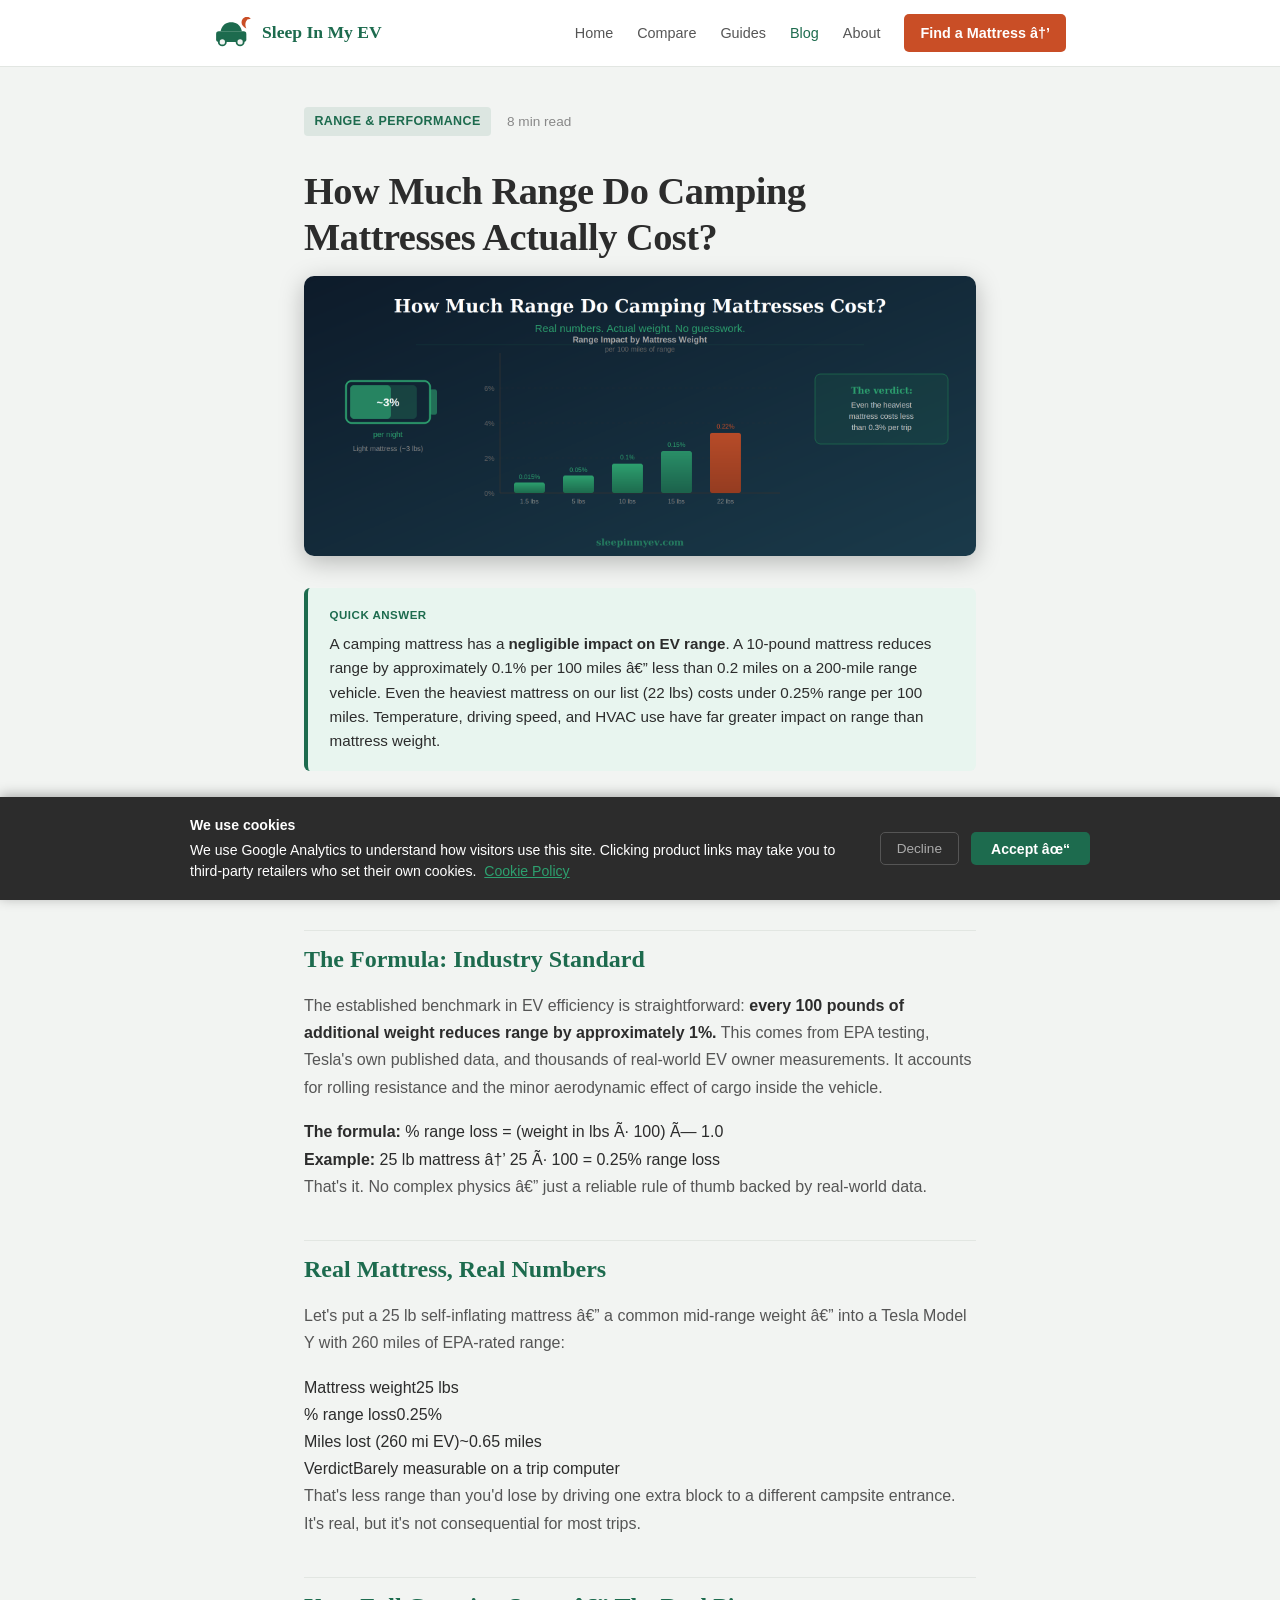
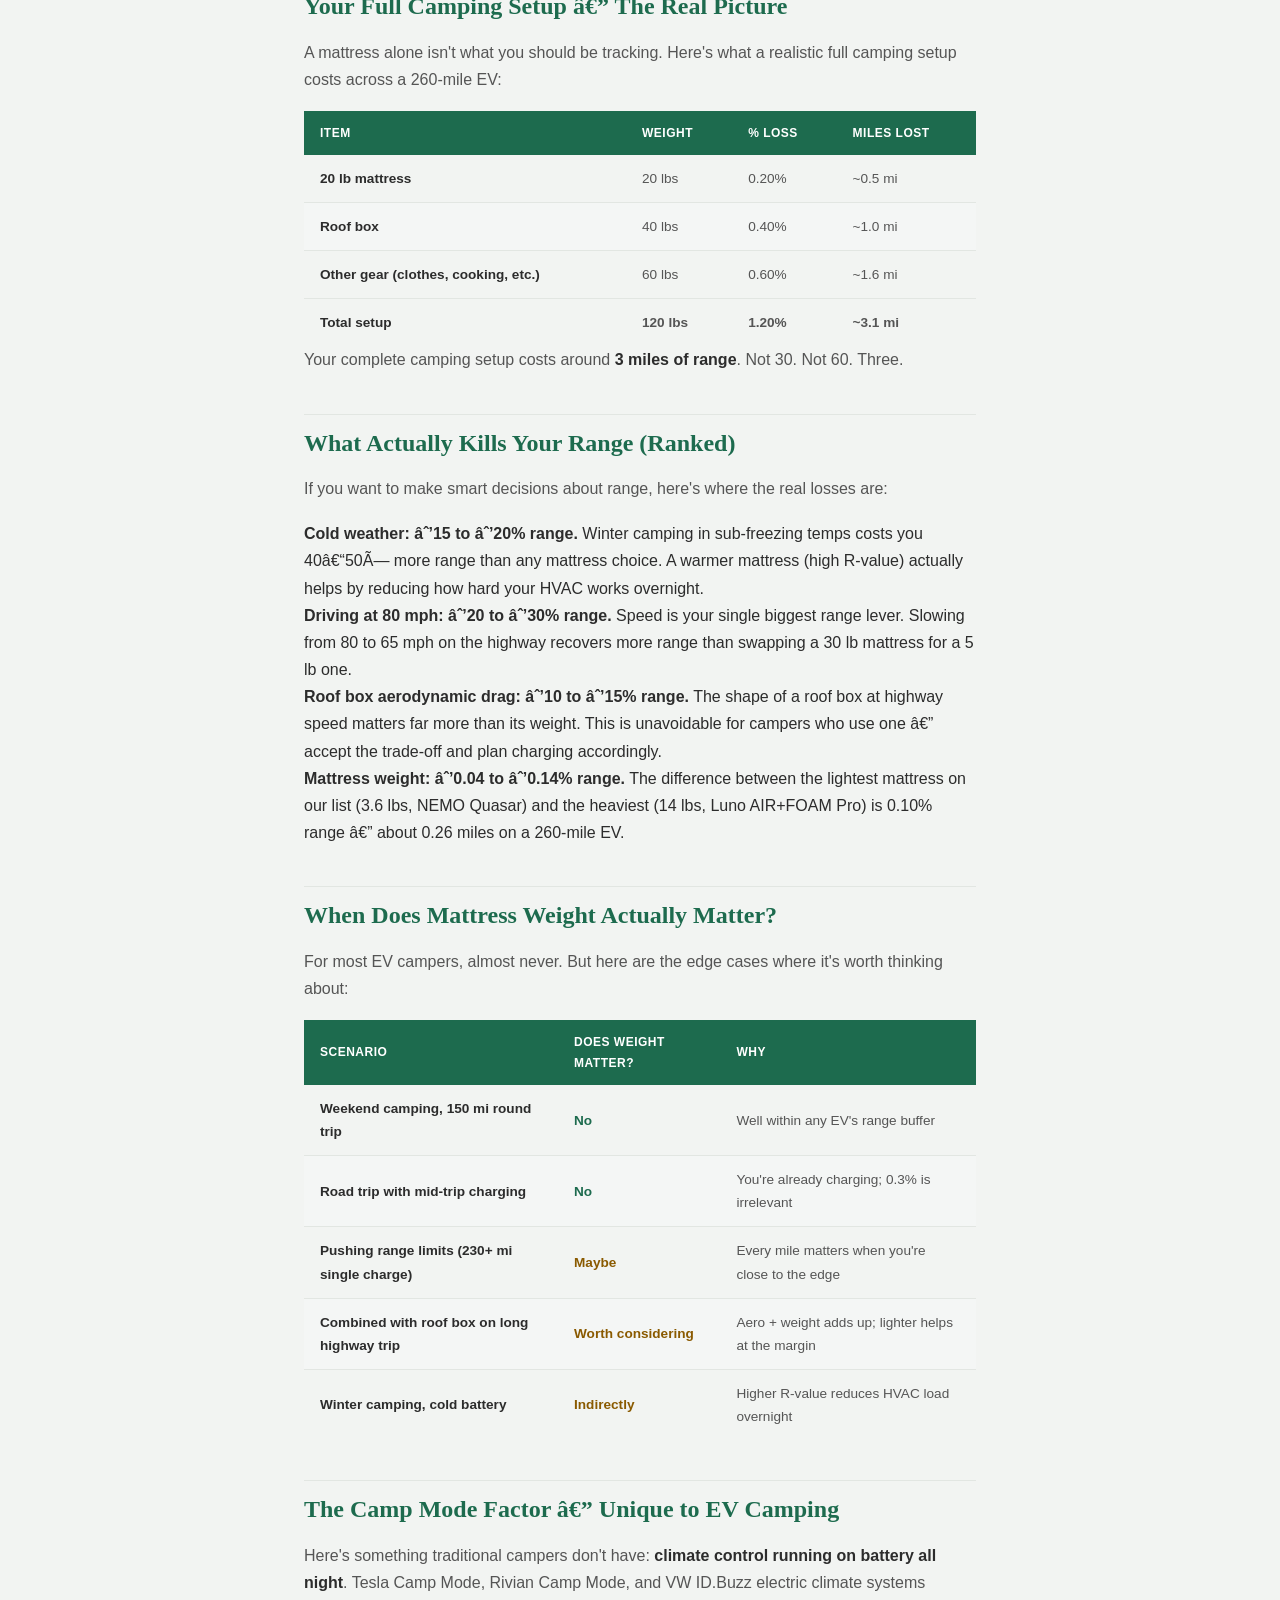
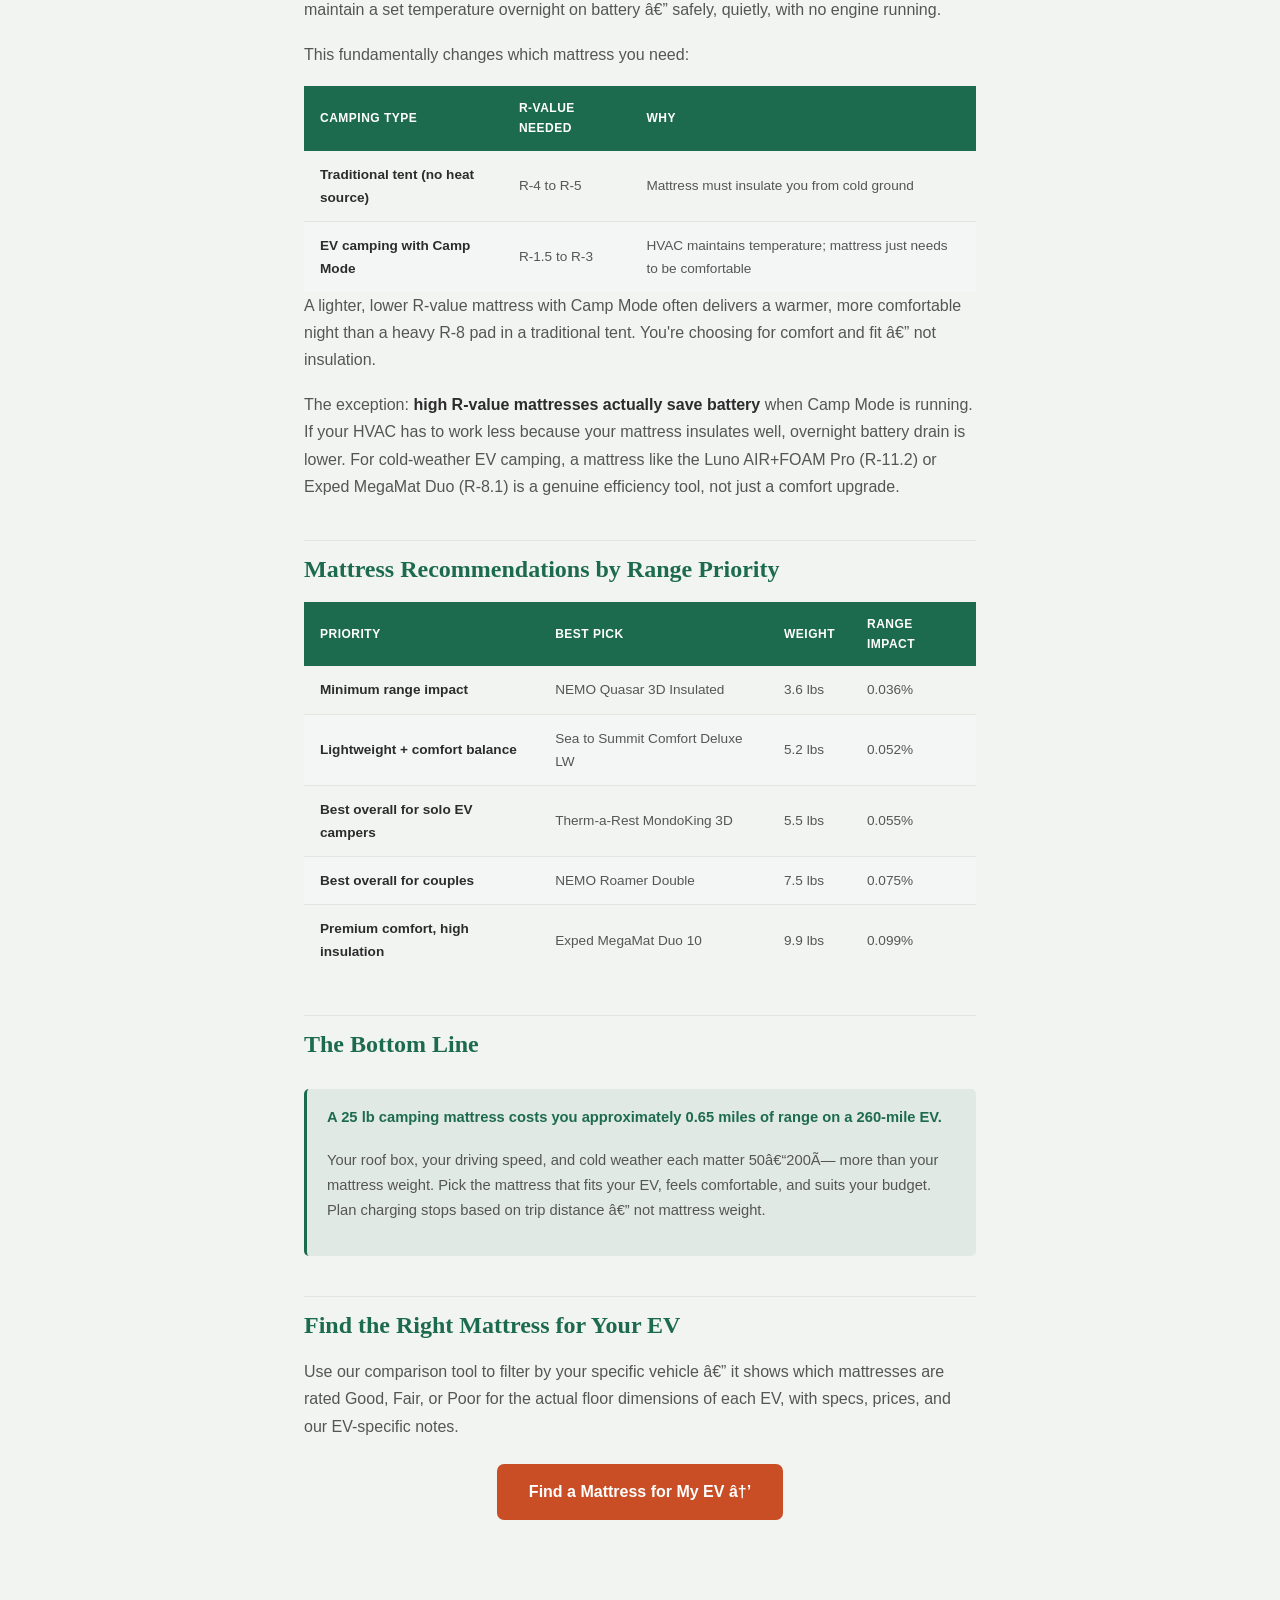
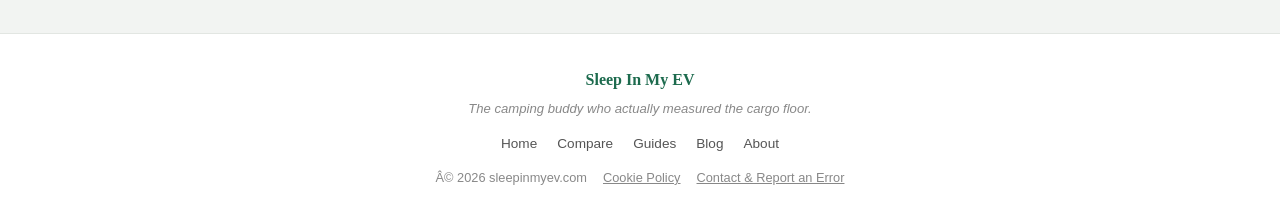
<file: blog/ev-mattress-range-impact.html>
<!DOCTYPE html>
<html lang="en">
<head>
<!-- Google tag (gtag.js) -->
<script async src="https://www.googletagmanager.com/gtag/js?id=G-7FN0PS8WNR"></script>
<script>
  window.dataLayer = window.dataLayer || [];
  function gtag(){dataLayer.push(arguments);}
  gtag('js', new Date());

  gtag('config', 'G-7FN0PS8WNR');
</script
<meta charset="UTF-8">
<link rel="sitemap" type="application/xml" href="../sitemap.xml">
<link rel="icon" type="image/x-icon" href="../favicon.ico">
<link rel="icon" type="image/png" sizes="32x32" href="../favicon-32.png">
<link rel="icon" type="image/png" sizes="16x16" href="../favicon-16.png">
<link rel="apple-touch-icon" sizes="180x180" href="../apple-touch-icon.png">
<link rel="icon" type="image/svg+xml" href="../favicon.svg">
<meta name="viewport" content="width=device-width, initial-scale=1.0">
<title>How Much Range Do Camping Mattresses Cost? | Sleep In My EV</title>
<meta name="description" content="A 25 lb mattress costs 0.25% range on a Tesla Model Y — about 0.65 miles. We show you the real numbers, what actually kills EV range, and how Camp Mode changes everything.">
<meta property="og:title" content="How Much Range Do Camping Mattresses Actually Cost?">
<meta property="og:description" content="Real data on EV range impact from camping mattresses. The answer is smaller than you think — and we show exactly why.">
<meta property="og:type" content="article">
<link href="https://fonts.googleapis.com/css2?family=Inter:wght@400;500;600;700&display=swap" rel="stylesheet">

<style>
:root{
  --primary:#1D6B4E;--primary-light:#2DA06F;--accent:#C94E26;
  --text:#2C2C2C;--text2:#555;--text3:#888;
  --bg:#F2F4F2;--white:#fff;--border:#E2E6E2;
  --sand:#F5EFE6;--sand-border:#E0D8CC;
  --font-serif:'Georgia','Times New Roman',serif;
  --success-bg:rgba(29,107,78,.08);--success:#1D6B4E;
  --warn-bg:rgba(196,158,0,.1);--warn:#8A5A00;
}
*{box-sizing:border-box;margin:0;padding:0}
body{font-family:'Helvetica Neue',Arial,sans-serif;font-size:16px;line-height:1.7;color:var(--text);background:var(--bg)}
a{color:var(--primary);text-decoration:none}
a:hover{text-decoration:underline}

/* NAV */
header{background:#fff;border-bottom:1px solid var(--border);position:sticky;top:0;z-index:100}
.nav-inner{max-width:900px;margin:0 auto;padding:.85rem 1.5rem;display:flex;align-items:center;justify-content:space-between;gap:1rem}
.logo{display:flex;align-items:center;gap:10px;text-decoration:none}
nav{display:flex;align-items:center;gap:1.5rem;font-size:.9rem}
nav a{color:var(--text2);font-weight:500;text-decoration:none}
nav a:hover,nav a.active{color:var(--primary)}
.nav-cta{background:var(--accent);color:#fff !important;padding:.45rem 1rem;border-radius:5px;font-weight:600}
.nav-cta:hover{background:#b03a1a;text-decoration:none !important}

/* ARTICLE */
.article-wrap{max-width:720px;margin:0 auto;padding:2.5rem 1.5rem 4rem}

.article-meta{display:flex;align-items:center;gap:1rem;flex-wrap:wrap;margin-bottom:2rem;font-size:.85rem;color:var(--text3)}
.tag{background:var(--success-bg);color:var(--success);padding:.25rem .65rem;border-radius:4px;font-weight:600;font-size:.78rem;text-transform:uppercase;letter-spacing:.4px}

h1{font-family:var(--font-serif);font-size:2.4rem;line-height:1.2;color:var(--text);margin-bottom:1rem;letter-spacing:-.5px}
.article-wrap h2{font-family:var(--font-serif);font-size:1.5rem;color:var(--primary);margin:2.5rem 0 .75rem;padding-top:.5rem;border-top:1px solid var(--border)}
.article-wrap h3{font-size:1.1rem;font-weight:700;color:var(--text);margin:1.75rem 0 .5rem}
.article-wrap p{margin-bottom:1.1rem;color:var(--text2)}
.article-wrap ul,.article-wrap ol{margin:0 0 1.1rem 1.4rem;color:var(--text2)}
.article-wrap li{margin-bottom:.4rem}
.article-wrap strong{color:var(--text);font-weight:700}

.lede{font-size:1.15rem;line-height:1.65;color:var(--text);margin-bottom:2rem;font-family:var(--font-serif)}

/* RANKING CARDS */
.ev-card{background:#fff;border:1px solid var(--border);border-radius:10px;overflow:hidden;margin-bottom:2rem}
.ev-card-header{padding:1.25rem 1.5rem;display:flex;align-items:flex-start;justify-content:space-between;gap:1rem;flex-wrap:wrap}
.ev-rank{font-family:var(--font-serif);font-size:2.5rem;font-weight:700;line-height:1;min-width:48px}
.ev-title-block{flex:1}
.ev-name{font-family:var(--font-serif);font-size:1.3rem;font-weight:700;margin-bottom:.2rem}
.ev-subtitle{font-size:.85rem;color:var(--text3)}
.ev-verdict{font-size:.82rem;font-weight:700;padding:.3rem .75rem;border-radius:20px;white-space:nowrap;align-self:flex-start}
.verdict-best{background:var(--success-bg);color:var(--success)}
.verdict-great{background:rgba(29,107,78,.05);color:var(--primary)}
.verdict-good{background:var(--warn-bg);color:var(--warn)}

.ev-specs{display:grid;grid-template-columns:repeat(auto-fit,minmax(130px,1fr));gap:.5rem;padding:0 1.5rem 1rem;border-top:1px solid var(--border);padding-top:1rem}
.spec-item{font-size:.82rem}
.spec-label{color:var(--text3);font-weight:600;text-transform:uppercase;letter-spacing:.4px;font-size:.72rem;display:block;margin-bottom:.1rem}
.spec-value{font-weight:700;color:var(--text);font-size:.92rem}
.spec-value.highlight{color:var(--primary)}
.spec-value.warn{color:var(--warn)}

.ev-body{padding:1rem 1.5rem 1.25rem;border-top:1px solid var(--border)}
.ev-body p{font-size:.92rem;color:var(--text2);margin-bottom:.6rem}
.ev-body p:last-child{margin-bottom:0}

.mattress-tip{background:var(--sand);border-left:3px solid var(--accent);border-radius:4px;padding:.8rem 1rem;font-size:.85rem;margin-top:.75rem}
.mattress-tip strong{color:var(--accent)}

/* COMPARISON TABLE */
.compare-table-wrap{overflow-x:auto;margin:1.5rem 0;border:1px solid var(--border);border-radius:8px}
table{width:100%;border-collapse:collapse;min-width:580px;font-size:.85rem}
thead tr{background:var(--primary);color:#fff}
th{padding:.75rem 1rem;text-align:left;font-size:.75rem;font-weight:700;text-transform:uppercase;letter-spacing:.5px}
td{padding:.75rem 1rem;border-bottom:1px solid var(--border);color:var(--text2)}
tr:last-child td{border-bottom:none}
tr:nth-child(even){background:rgba(248,249,250,.5)}
td:first-child{font-weight:600;color:var(--text)}

/* CALLOUT */
.callout{background:var(--success-bg);border-left:3px solid var(--primary);border-radius:5px;padding:1rem 1.25rem;margin:1.5rem 0;font-size:.92rem}
.callout strong{color:var(--primary)}

.warn-box{background:var(--warn-bg);border-left:3px solid var(--warn);border-radius:5px;padding:1rem 1.25rem;margin:1.5rem 0;font-size:.92rem;color:var(--text2)}

/* FOOTER */
footer{background:#fff;border-top:1px solid var(--border);padding:2rem 1.5rem;text-align:center;font-size:.85rem;color:var(--text3)}
footer a{color:var(--primary)}

@media(max-width:640px){
  h1{font-size:1.75rem}
  .article-wrap{padding:1.5rem 1rem 3rem}
  .nav-inner nav a:not(.nav-cta){display:none}
  .ev-rank{font-size:1.8rem}
}

/* Article layout — matches best-ev-for-camping template */
article{max-width:720px;margin:0 auto;padding:2.5rem 1.5rem 4rem}
article h2{font-family:var(--font-serif);font-size:1.5rem;color:var(--primary);margin:2.5rem 0 .75rem;padding-top:.5rem;border-top:1px solid var(--border)}
article h3{font-size:1.1rem;font-weight:700;color:var(--text);margin:1.75rem 0 .5rem}
article p{margin-bottom:1.1rem;color:var(--text2)}
article ul,article ol{margin:0 0 1.1rem 1.4rem;color:var(--text2)}
article li{margin-bottom:.4rem}
article strong{color:var(--text);font-weight:700}
.article-meta{display:flex;align-items:center;gap:1rem;flex-wrap:wrap;margin-bottom:2rem;font-size:.85rem;color:var(--text3)}
.article-intro{font-size:1.15rem;line-height:1.65;color:var(--text);margin-bottom:2rem;font-family:var(--font-serif)}
.callout{background:rgba(29,107,78,.08);border-left:3px solid var(--primary);border-radius:5px;padding:1rem 1.25rem;margin:1.5rem 0;font-size:.92rem}
.callout strong{color:var(--primary)}
.data-table{width:100%;border-collapse:collapse;margin:1.5rem 0;font-size:.88rem;border:1px solid var(--border);border-radius:8px;overflow:hidden}
.data-table th{background:var(--primary);color:#fff;padding:.75rem 1rem;text-align:left;font-size:.78rem;font-weight:700;text-transform:uppercase;letter-spacing:.5px}
.data-table td{padding:.75rem 1rem;border-bottom:1px solid var(--border);color:var(--text2)}
.data-table tr:last-child td{border-bottom:none}
.data-table tr:nth-child(even){background:rgba(248,249,250,.5)}
.tag{background:rgba(29,107,78,.1);color:var(--primary);padding:.25rem .65rem;border-radius:4px;font-weight:600;font-size:.78rem;text-transform:uppercase;letter-spacing:.4px}

footer{background:#fff;border-top:1px solid var(--border);padding:2rem 1.5rem;margin-top:2rem}
.footer-inner{max-width:900px;margin:0 auto;display:flex;flex-direction:column;align-items:center;gap:.75rem;text-align:center}
.footer-brand{display:flex;flex-direction:column;align-items:center;gap:.25rem}
.footer-logo{font-family:var(--font-serif);font-size:1rem;font-weight:700;color:var(--primary)}
.footer-tagline{font-size:.82rem;color:var(--text3);font-style:italic}
.footer-nav{display:flex;flex-wrap:wrap;justify-content:center;gap:.5rem 1.25rem}
.footer-nav a{font-size:.85rem;color:var(--text2);text-decoration:none;font-weight:500}
.footer-nav a:hover{color:var(--primary)}
.footer-legal{display:flex;flex-wrap:wrap;justify-content:center;gap:.5rem 1rem;font-size:.8rem;color:var(--text3)}
.footer-legal a{color:var(--text3);text-decoration:underline}
.footer-legal a:hover{color:var(--primary)}


.hamburger{display:none;flex-direction:column;gap:5px;cursor:pointer;padding:.4rem;border:none;background:transparent;z-index:210}
.hamburger span{display:block;width:24px;height:2px;background:var(--text);border-radius:2px;transition:.25s}
.hamburger.open span:nth-child(1){transform:translateY(7px) rotate(45deg)}
.hamburger.open span:nth-child(2){opacity:0}
.hamburger.open span:nth-child(3){transform:translateY(-7px) rotate(-45deg)}
.mobile-menu{display:none;position:absolute;top:100%;left:0;right:0;background:#fff;border-bottom:2px solid var(--primary);box-shadow:0 4px 16px rgba(0,0,0,.12);z-index:200;padding:.75rem 1.5rem 1rem;flex-direction:column;gap:.25rem}
.mobile-menu.open{display:flex}
.mobile-menu a{color:var(--text2);text-decoration:none;font-size:1rem;font-weight:500;padding:.65rem .5rem;border-bottom:1px solid var(--border)}
.mobile-menu a:last-child{border-bottom:none}
.mobile-menu .nav-cta{background:var(--primary);color:#fff!important;border-radius:6px;padding:.75rem 1rem;text-align:center;margin-top:.25rem;border:none}
@media(max-width:768px){
  .hamburger{display:flex}
  
  nav a:not(.nav-cta){display:none}
}

.article-hero-img{width:100%;max-height:360px;display:block;border-radius:10px;margin-bottom:2rem;box-shadow:0 6px 24px rgba(0,0,0,.25)}
@media(max-width:640px){.article-hero-img{border-radius:6px;margin-bottom:1.25rem}}
</style>
<meta property="og:image" content="https://sleepinmyev.com/og-image.svg">
<meta property="og:image:width" content="1200">
<meta property="og:image:height" content="630">
<meta name="twitter:card" content="summary_large_image">
<meta name="twitter:image" content="https://sleepinmyev.com/og-image.svg">
<script type="application/ld+json">
{"@context":"https://schema.org","@type":"Article","headline":"How Much Range Do Camping Mattresses Actually Cost?","datePublished":"2026-07-08","dateModified":"2026-07-22","author":{"@type":"Organization","name":"Sleep In My EV","url":"https://sleepinmyev.com"},"publisher":{"@type":"Organization","name":"Sleep In My EV","url":"https://sleepinmyev.com"}}
</script>
<script type="application/ld+json">
{"@context":"https://schema.org","@type":"FAQPage","mainEntity":[{"@type":"Question","name":"How much range does a camping mattress use in an EV?","acceptedAnswer":{"@type":"Answer","text":"A 10-pound camping mattress reduces EV range by approximately 0.1% per 100 miles. On a 300-mile range vehicle, that is 0.3 miles per full charge. Even the heaviest mattress (22 lbs) costs less than 0.25% per 100 miles."}},
    {"@type":"Question","name":"Should mattress weight affect my EV camping mattress choice?","acceptedAnswer":{"@type":"Answer","text":"No. Mattress weight has virtually no measurable impact on EV range. Focus on R-value, dimensions, and type instead. Overnight Camp Mode drain is thousands of times more significant than mattress weight."}}]}
</script>
</head>
<body>

<header>
  <div class="nav-inner">
    <a class="logo" href="../index.html">
      <svg width="38" height="32" viewBox="0 0 42 36" fill="none" xmlns="http://www.w3.org/2000/svg">
        <rect x="2" y="16" width="34" height="12" rx="3" fill="#1D6B4E"/>
        <path d="M7 16 C9 8 14 6 19 6 C24 6 29 8 31 16Z" fill="#1D6B4E"/>
        <circle cx="9" cy="28" r="5" fill="#1D6B4E"/><circle cx="9" cy="28" r="3" fill="#F2F4F2"/>
        <circle cx="29" cy="28" r="5" fill="#1D6B4E"/><circle cx="29" cy="28" r="3" fill="#F2F4F2"/>
        <path d="M37 3 C35 5 34 9 36 13 C31 11 29 6 32 2 C34.5 -1 39 -1 41 2 C39.5 2.5 37.5 2.5 37 3Z" fill="#C94E26"/>
      </svg>
      <span style="font-family:var(--font-serif);font-size:1.1rem;font-weight:700;color:var(--primary)">Sleep In My EV</span>
    </a>
    <nav>
      <a href="../index.html">Home</a>
      <a href="../compare.html">Compare</a>
      <a href="../guides.html">Guides</a>
      <a href="blog-index.html" class="active">Blog</a>
      <a href="../about.html">About</a>
      <a class="nav-cta" href="../compare.html">Find a Mattress →</a>
    </nav>
    <button class="hamburger" id="hamburger" onclick="toggleMobileMenu()" aria-label="Toggle menu">
      <span></span><span></span><span></span>
    </button>
  </div>
  <div class="mobile-menu" id="mobile-menu">
  </div>
</header>

<article>
  <div class="article-meta"><span class="tag">Range & Performance</span><span>8 min read</span></div>
  <h1>How Much Range Do Camping Mattresses Actually Cost?</h1>
  <img src="../img/blog-range-hero.png" alt="EV camping mattress guide illustration" class="article-hero-img">
  
  <div style="background:#e8f5ef;border-left:4px solid #1D6B4E;border-radius:6px;padding:1.1rem 1.35rem;margin-bottom:1.75rem">
    <div style="font-size:.72rem;font-weight:700;text-transform:uppercase;letter-spacing:.5px;color:#1D6B4E;margin-bottom:.4rem">Quick Answer</div>
    <div style="font-size:.95rem;color:#2C2C2C;line-height:1.6">A camping mattress has a <strong>negligible impact on EV range</strong>. A 10-pound mattress reduces range by approximately 0.1% per 100 miles — less than 0.2 miles on a 200-mile range vehicle. Even the heaviest mattress on our list (22 lbs) costs under 0.25% range per 100 miles. Temperature, driving speed, and HVAC use have far greater impact on range than mattress weight.</div>
  </div>
  <p class="article-intro">You're shopping for a camping mattress. You find a 25-pounder you love. Then you wonder: "How much range will this kill?" The internet gives you wildly different answers. We went to the data — here's the honest answer.</p>

  <h2>The Formula: Industry Standard</h2>
  <p>The established benchmark in EV efficiency is straightforward: <strong>every 100 pounds of additional weight reduces range by approximately 1%.</strong> This comes from EPA testing, Tesla's own published data, and thousands of real-world EV owner measurements. It accounts for rolling resistance and the minor aerodynamic effect of cargo inside the vehicle.</p>
  <div class="formula-box">
    <strong>The formula:</strong> % range loss = (weight in lbs ÷ 100) × 1.0<br>
    <strong>Example:</strong> 25 lb mattress → 25 ÷ 100 = 0.25% range loss
  </div>
  <p>That's it. No complex physics — just a reliable rule of thumb backed by real-world data.</p>

  <h2>Real Mattress, Real Numbers</h2>
  <p>Let's put a 25 lb self-inflating mattress — a common mid-range weight — into a Tesla Model Y with 260 miles of EPA-rated range:</p>
  <div class="data-grid">
    <div class="data-grid-row"><span class="label">Mattress weight</span><span class="value">25 lbs</span></div>
    <div class="data-grid-row"><span class="label">% range loss</span><span class="value">0.25%</span></div>
    <div class="data-grid-row"><span class="label">Miles lost (260 mi EV)</span><span class="value">~0.65 miles</span></div>
    <div class="data-grid-row"><span class="label">Verdict</span><span class="value">Barely measurable on a trip computer</span></div>
  </div>
  <p>That's less range than you'd lose by driving one extra block to a different campsite entrance. It's real, but it's not consequential for most trips.</p>

  <h2>Your Full Camping Setup — The Real Picture</h2>
  <p>A mattress alone isn't what you should be tracking. Here's what a realistic full camping setup costs across a 260-mile EV:</p>
  <table>
    <thead><tr><th>Item</th><th>Weight</th><th>% Loss</th><th>Miles Lost</th></tr></thead>
    <tbody>
      <tr><td>20 lb mattress</td><td>20 lbs</td><td>0.20%</td><td>~0.5 mi</td></tr>
      <tr><td>Roof box</td><td>40 lbs</td><td>0.40%</td><td>~1.0 mi</td></tr>
      <tr><td>Other gear (clothes, cooking, etc.)</td><td>60 lbs</td><td>0.60%</td><td>~1.6 mi</td></tr>
      <tr style="background:var(--bg);font-weight:600"><td>Total setup</td><td>120 lbs</td><td>1.20%</td><td>~3.1 mi</td></tr>
    </tbody>
  </table>
  <p>Your complete camping setup costs around <strong>3 miles of range</strong>. Not 30. Not 60. Three.</p>

  <h2>What Actually Kills Your Range (Ranked)</h2>
  <p>If you want to make smart decisions about range, here's where the real losses are:</p>

  <div class="impact-card card-danger">
    <strong>Cold weather: −15 to −20% range.</strong> Winter camping in sub-freezing temps costs you 40–50× more range than any mattress choice. A warmer mattress (high R-value) actually helps by reducing how hard your HVAC works overnight.
  </div>
  <div class="impact-card card-warn">
    <strong>Driving at 80 mph: −20 to −30% range.</strong> Speed is your single biggest range lever. Slowing from 80 to 65 mph on the highway recovers more range than swapping a 30 lb mattress for a 5 lb one.
  </div>
  <div class="impact-card card-blue">
    <strong>Roof box aerodynamic drag: −10 to −15% range.</strong> The shape of a roof box at highway speed matters far more than its weight. This is unavoidable for campers who use one — accept the trade-off and plan charging accordingly.
  </div>
  <div class="impact-card card-success">
    <strong>Mattress weight: −0.04 to −0.14% range.</strong> The difference between the lightest mattress on our list (3.6 lbs, NEMO Quasar) and the heaviest (14 lbs, Luno AIR+FOAM Pro) is 0.10% range — about 0.26 miles on a 260-mile EV.
  </div>

  <h2>When Does Mattress Weight Actually Matter?</h2>
  <p>For most EV campers, almost never. But here are the edge cases where it's worth thinking about:</p>
  <table>
    <thead><tr><th>Scenario</th><th>Does weight matter?</th><th>Why</th></tr></thead>
    <tbody>
      <tr><td>Weekend camping, 150 mi round trip</td><td><strong style="color:var(--success)">No</strong></td><td>Well within any EV's range buffer</td></tr>
      <tr><td>Road trip with mid-trip charging</td><td><strong style="color:var(--success)">No</strong></td><td>You're already charging; 0.3% is irrelevant</td></tr>
      <tr><td>Pushing range limits (230+ mi single charge)</td><td><strong style="color:var(--warn)">Maybe</strong></td><td>Every mile matters when you're close to the edge</td></tr>
      <tr><td>Combined with roof box on long highway trip</td><td><strong style="color:var(--warn)">Worth considering</strong></td><td>Aero + weight adds up; lighter helps at the margin</td></tr>
      <tr><td>Winter camping, cold battery</td><td><strong style="color:var(--warn)">Indirectly</strong></td><td>Higher R-value reduces HVAC load overnight</td></tr>
    </tbody>
  </table>

  <h2>The Camp Mode Factor — Unique to EV Camping</h2>
  <p>Here's something traditional campers don't have: <strong>climate control running on battery all night</strong>. Tesla Camp Mode, Rivian Camp Mode, and VW ID.Buzz electric climate systems maintain a set temperature overnight on battery — safely, quietly, with no engine running.</p>
  <p>This fundamentally changes which mattress you need:</p>
  <table>
    <thead><tr><th>Camping type</th><th>R-value needed</th><th>Why</th></tr></thead>
    <tbody>
      <tr><td>Traditional tent (no heat source)</td><td>R-4 to R-5</td><td>Mattress must insulate you from cold ground</td></tr>
      <tr><td>EV camping with Camp Mode</td><td>R-1.5 to R-3</td><td>HVAC maintains temperature; mattress just needs to be comfortable</td></tr>
    </tbody>
  </table>
  <p>A lighter, lower R-value mattress with Camp Mode often delivers a warmer, more comfortable night than a heavy R-8 pad in a traditional tent. You're choosing for comfort and fit — not insulation.</p>
  <p>The exception: <strong>high R-value mattresses actually save battery</strong> when Camp Mode is running. If your HVAC has to work less because your mattress insulates well, overnight battery drain is lower. For cold-weather EV camping, a mattress like the Luno AIR+FOAM Pro (R-11.2) or Exped MegaMat Duo (R-8.1) is a genuine efficiency tool, not just a comfort upgrade.</p>

  <h2>Mattress Recommendations by Range Priority</h2>
  <table>
    <thead><tr><th>Priority</th><th>Best pick</th><th>Weight</th><th>Range impact</th></tr></thead>
    <tbody>
      <tr><td>Minimum range impact</td><td>NEMO Quasar 3D Insulated</td><td>3.6 lbs</td><td>0.036%</td></tr>
      <tr><td>Lightweight + comfort balance</td><td>Sea to Summit Comfort Deluxe LW</td><td>5.2 lbs</td><td>0.052%</td></tr>
      <tr><td>Best overall for solo EV campers</td><td>Therm-a-Rest MondoKing 3D</td><td>5.5 lbs</td><td>0.055%</td></tr>
      <tr><td>Best overall for couples</td><td>NEMO Roamer Double</td><td>7.5 lbs</td><td>0.075%</td></tr>
      <tr><td>Premium comfort, high insulation</td><td>Exped MegaMat Duo 10</td><td>9.9 lbs</td><td>0.099%</td></tr>
    </tbody>
  </table>

  <h2>The Bottom Line</h2>
  <div class="callout">
    <p><strong>A 25 lb camping mattress costs you approximately 0.65 miles of range on a 260-mile EV.</strong></p>
    <p>Your roof box, your driving speed, and cold weather each matter 50–200× more than your mattress weight. Pick the mattress that fits your EV, feels comfortable, and suits your budget. Plan charging stops based on trip distance — not mattress weight.</p>
  </div>
  <h2>Find the Right Mattress for Your EV</h2>

  <p>Use our comparison tool to filter by your specific vehicle — it shows which mattresses are rated Good, Fair, or Poor for the actual floor dimensions of each EV, with specs, prices, and our EV-specific notes.</p>

  <p style="text-align:center;margin-top:1.5rem">
    <a href="../compare.html" style="background:var(--accent);color:#fff;padding:.9rem 2rem;border-radius:7px;font-weight:700;font-size:1rem;text-decoration:none;display:inline-block">Find a Mattress for My EV →</a>
  </p>

</article>

<footer>
  <div class="footer-inner">
    <div class="footer-brand">
      <span class="footer-logo">Sleep In My EV</span>
      <span class="footer-tagline">The camping buddy who actually measured the cargo floor.</span>
    </div>
    <nav class="footer-nav">
      <a href="../index.html">Home</a>
      <a href="../compare.html">Compare</a>
      <a href="../guides.html">Guides</a>
      <a href="../blog/blog-index.html">Blog</a>
      <a href="../about.html">About</a>
    </nav>
    <div class="footer-legal">
      <span>© 2026 sleepinmyev.com</span>
      <a href="../cookies.html">Cookie Policy</a>
      <a href="../contact.html">Contact & Report an Error</a>
    </div>
  </div>
</footer>



<!-- Cookie consent banner -->
<div id="cookie-banner" style="display:none;position:fixed;bottom:0;left:0;right:0;background:#2C2C2C;color:#fff;z-index:9999;padding:1.1rem 1.5rem;box-shadow:0 -2px 12px rgba(0,0,0,.3)">
  <div style="max-width:900px;margin:0 auto;display:flex;align-items:center;justify-content:space-between;gap:1rem;flex-wrap:wrap">
    <div style="flex:1;min-width:220px;font-size:.88rem;line-height:1.5">
      <strong style="display:block;margin-bottom:.25rem">We use cookies</strong>
      We use Google Analytics to understand how visitors use this site. Clicking product links may take you to third-party retailers who set their own cookies.
      <a href="../cookies.html" style="color:#2DA06F;text-decoration:underline;margin-left:.25rem">Cookie Policy</a>
    </div>
    <div style="display:flex;gap:.75rem;flex-shrink:0">
      <button onclick="rejectCookies()" style="background:transparent;color:#aaa;border:1px solid #555;border-radius:5px;padding:.5rem 1rem;font-size:.85rem;cursor:pointer;font-family:inherit">Decline</button>
      <button onclick="acceptCookies()" style="background:#1D6B4E;color:#fff;border:none;border-radius:5px;padding:.5rem 1.25rem;font-weight:700;cursor:pointer;font-size:.88rem;font-family:inherit">Accept ✓</button>
    </div>
  </div>
</div>
<script>
(function(){
  var consent = localStorage.getItem('cookie-consent');
  if(!consent){
    var b = document.getElementById('cookie-banner');
    if(b) b.style.display = 'block';
  } else if(consent === 'accepted'){
    loadGA();
  }
})();
function loadGA(){
  if(window._gaLoaded) return;
  window._gaLoaded = true;
  var s = document.createElement('script');
  s.src = 'https://www.googletagmanager.com/gtag/js?id=G-7FN0PS8WNR';
  s.async = true;
  document.head.appendChild(s);
  window.dataLayer = window.dataLayer || [];
  function gtag(){dataLayer.push(arguments);}
  window.gtag = gtag;
  gtag('js', new Date());
  gtag('config', 'G-7FN0PS8WNR');
}
function acceptCookies(){
  localStorage.setItem('cookie-consent','accepted');
  document.getElementById('cookie-banner').style.display='none';
  loadGA();
}
function rejectCookies(){
  localStorage.setItem('cookie-consent','rejected');
  document.getElementById('cookie-banner').style.display='none';
}
</script>
</body>
</html>
</file>
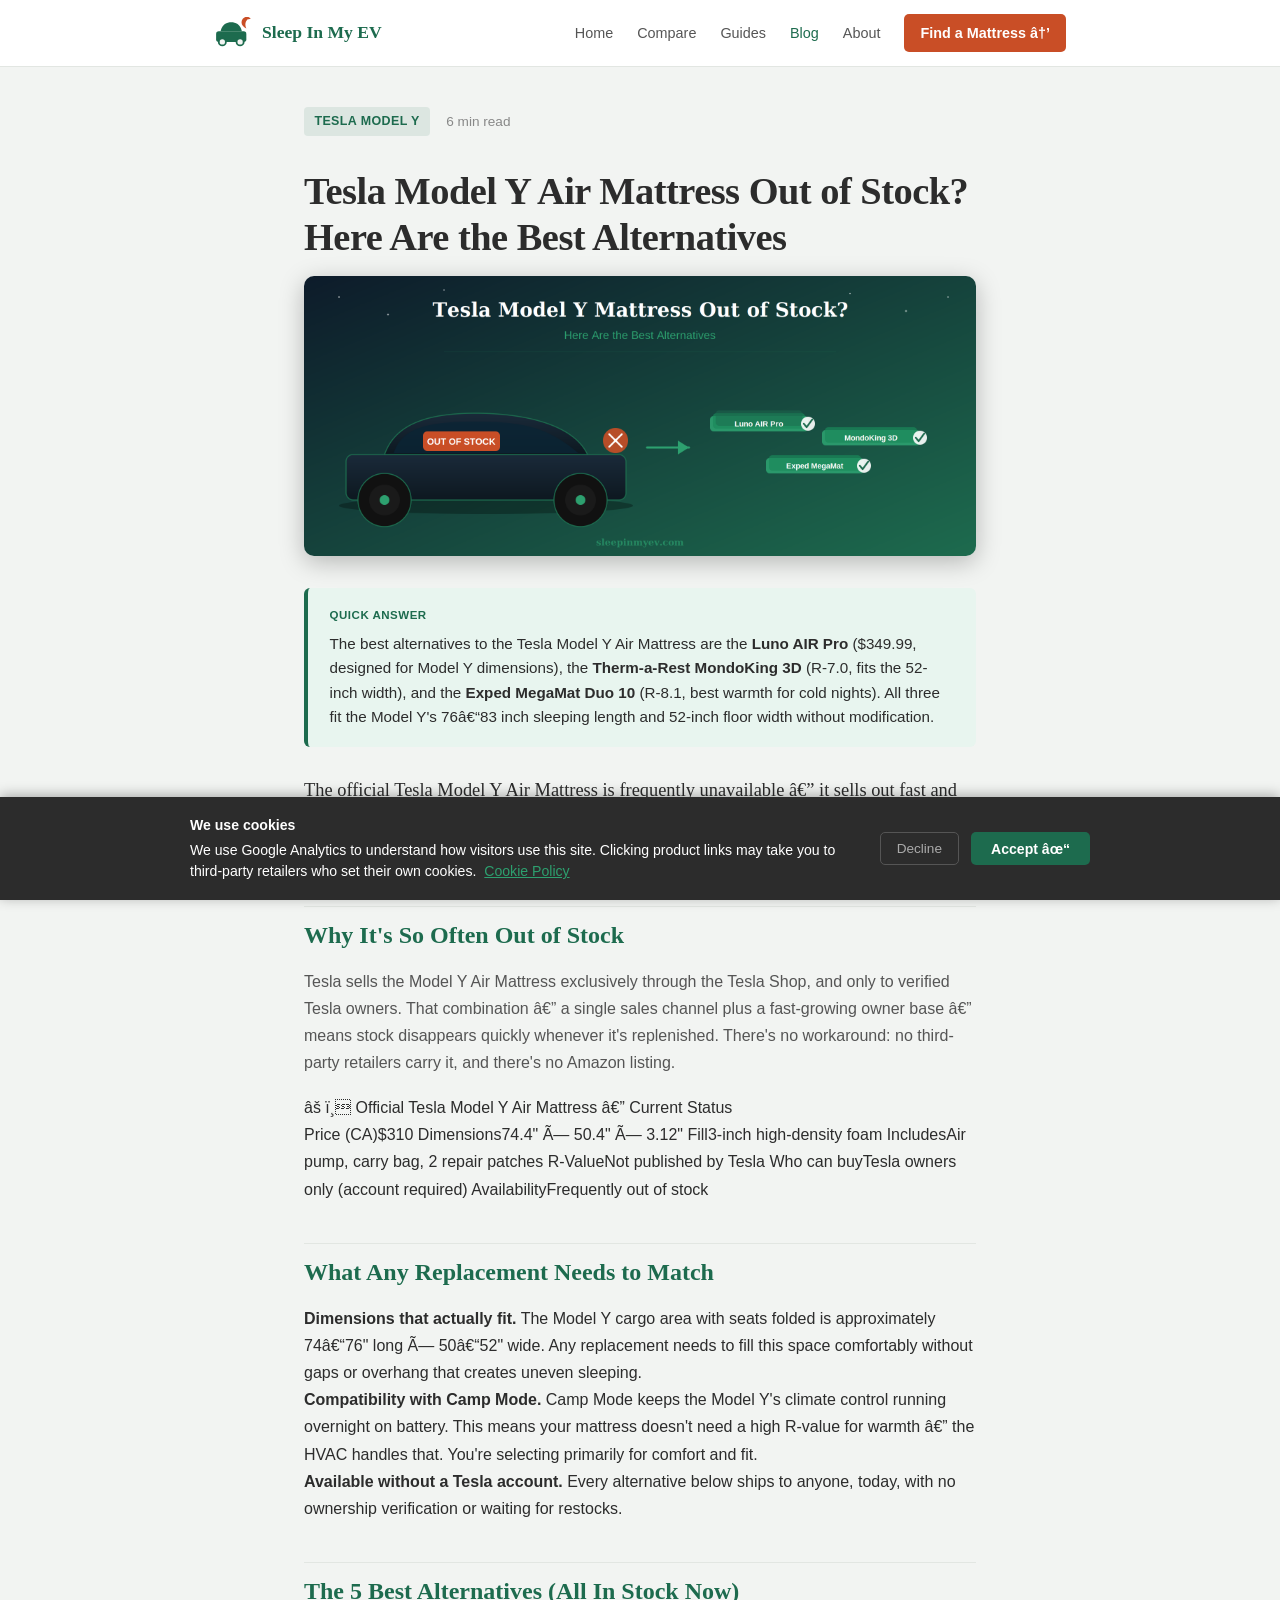
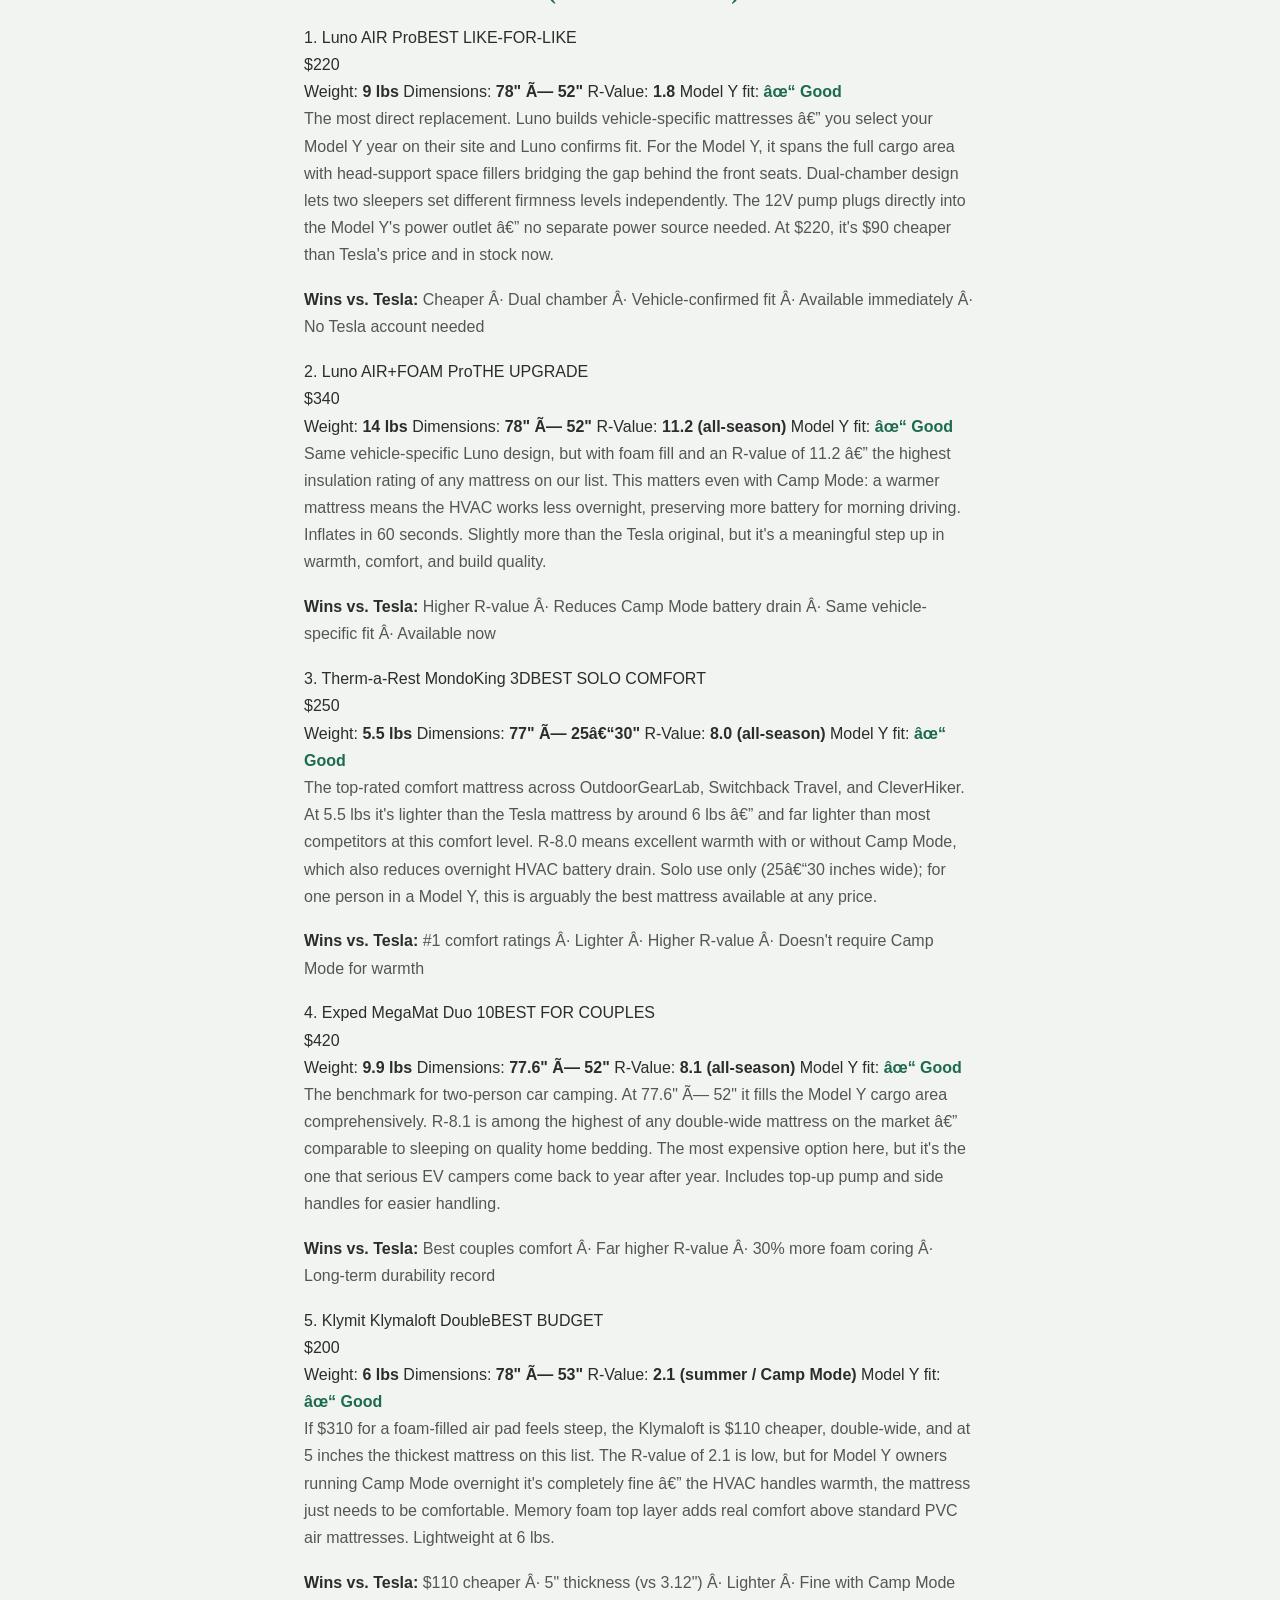
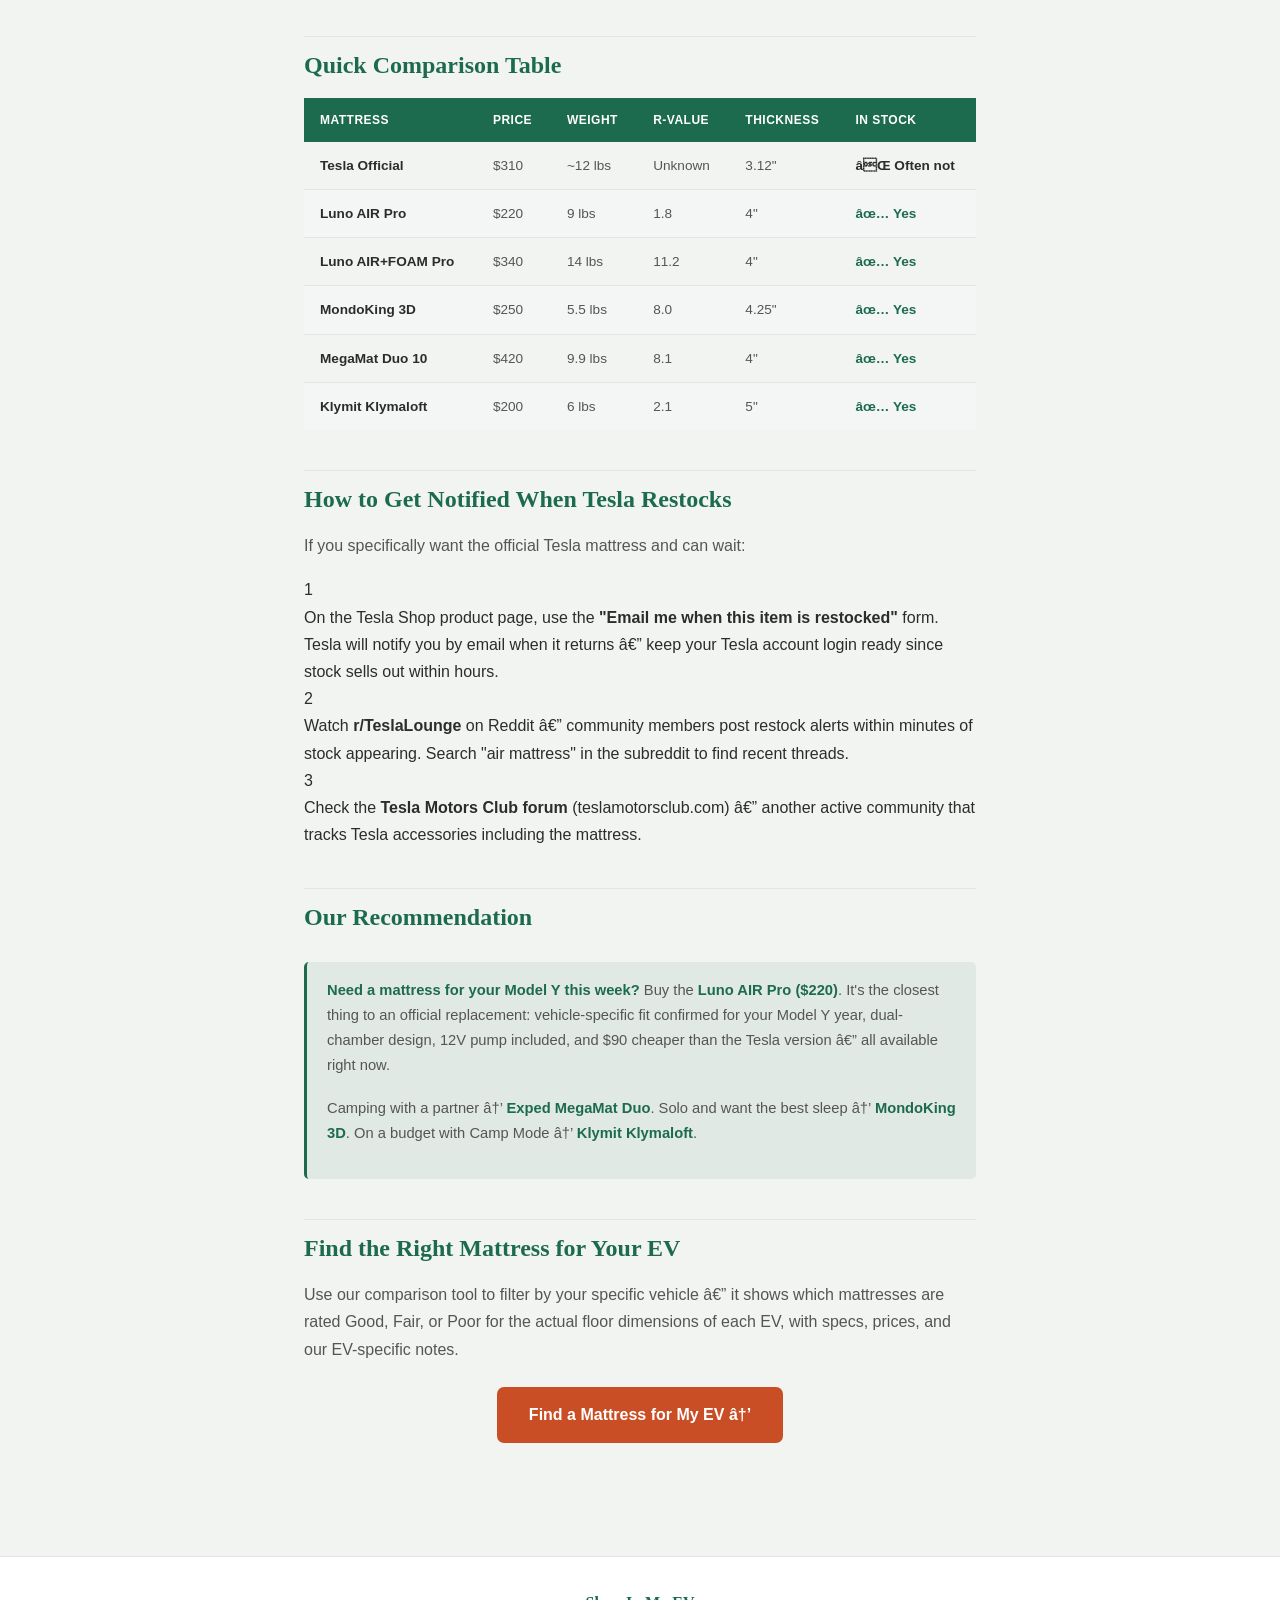
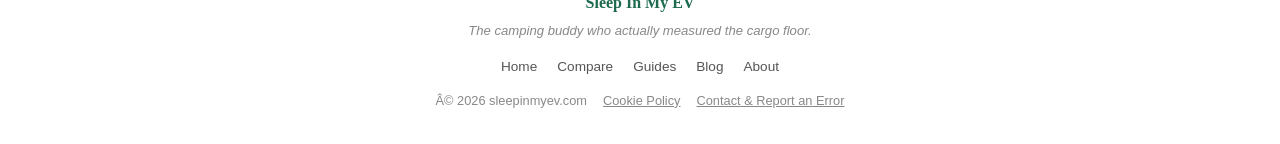
<file: blog/tesla-model-y-mattress-out-of-stock.html>
<!DOCTYPE html>
<html lang="en">
<head>
<!-- Google tag (gtag.js) -->
<script async src="https://www.googletagmanager.com/gtag/js?id=G-7FN0PS8WNR"></script>
<script>
  window.dataLayer = window.dataLayer || [];
  function gtag(){dataLayer.push(arguments);}
  gtag('js', new Date());

  gtag('config', 'G-7FN0PS8WNR');
</script
<meta charset="UTF-8">
<link rel="sitemap" type="application/xml" href="../sitemap.xml">
<link rel="icon" type="image/x-icon" href="../favicon.ico">
<link rel="icon" type="image/png" sizes="32x32" href="../favicon-32.png">
<link rel="icon" type="image/png" sizes="16x16" href="../favicon-16.png">
<link rel="apple-touch-icon" sizes="180x180" href="../apple-touch-icon.png">
<link rel="icon" type="image/svg+xml" href="../favicon.svg">
<meta name="viewport" content="width=device-width, initial-scale=1.0">
<title>Tesla Model Y Mattress Out of Stock? | Sleep In My EV</title>
<meta name="description" content="The official Tesla Model Y Air Mattress (CA $310) is frequently out of stock. Here are 5 alternatives available right now — some fit better, some cost less, all ship today.">
<meta property="og:title" content="Tesla Model Y Air Mattress Out of Stock? Here Are the Best Alternatives">
<meta property="og:description" content="Can't buy the official Tesla mattress? These 5 alternatives fit the Model Y just as well and are available right now — no Tesla account needed.">
<meta property="og:type" content="article">
<link href="https://fonts.googleapis.com/css2?family=Inter:wght@400;500;600;700&display=swap" rel="stylesheet">

<style>
:root{
  --primary:#1D6B4E;--primary-light:#2DA06F;--accent:#C94E26;
  --text:#2C2C2C;--text2:#555;--text3:#888;
  --bg:#F2F4F2;--white:#fff;--border:#E2E6E2;
  --sand:#F5EFE6;--sand-border:#E0D8CC;
  --font-serif:'Georgia','Times New Roman',serif;
  --success-bg:rgba(29,107,78,.08);--success:#1D6B4E;
  --warn-bg:rgba(196,158,0,.1);--warn:#8A5A00;
}
*{box-sizing:border-box;margin:0;padding:0}
body{font-family:'Helvetica Neue',Arial,sans-serif;font-size:16px;line-height:1.7;color:var(--text);background:var(--bg)}
a{color:var(--primary);text-decoration:none}
a:hover{text-decoration:underline}

/* NAV */
header{background:#fff;border-bottom:1px solid var(--border);position:sticky;top:0;z-index:100}
.nav-inner{max-width:900px;margin:0 auto;padding:.85rem 1.5rem;display:flex;align-items:center;justify-content:space-between;gap:1rem}
.logo{display:flex;align-items:center;gap:10px;text-decoration:none}
nav{display:flex;align-items:center;gap:1.5rem;font-size:.9rem}
nav a{color:var(--text2);font-weight:500;text-decoration:none}
nav a:hover,nav a.active{color:var(--primary)}
.nav-cta{background:var(--accent);color:#fff !important;padding:.45rem 1rem;border-radius:5px;font-weight:600}
.nav-cta:hover{background:#b03a1a;text-decoration:none !important}

/* ARTICLE */
.article-wrap{max-width:720px;margin:0 auto;padding:2.5rem 1.5rem 4rem}

.article-meta{display:flex;align-items:center;gap:1rem;flex-wrap:wrap;margin-bottom:2rem;font-size:.85rem;color:var(--text3)}
.tag{background:var(--success-bg);color:var(--success);padding:.25rem .65rem;border-radius:4px;font-weight:600;font-size:.78rem;text-transform:uppercase;letter-spacing:.4px}

h1{font-family:var(--font-serif);font-size:2.4rem;line-height:1.2;color:var(--text);margin-bottom:1rem;letter-spacing:-.5px}
.article-wrap h2{font-family:var(--font-serif);font-size:1.5rem;color:var(--primary);margin:2.5rem 0 .75rem;padding-top:.5rem;border-top:1px solid var(--border)}
.article-wrap h3{font-size:1.1rem;font-weight:700;color:var(--text);margin:1.75rem 0 .5rem}
.article-wrap p{margin-bottom:1.1rem;color:var(--text2)}
.article-wrap ul,.article-wrap ol{margin:0 0 1.1rem 1.4rem;color:var(--text2)}
.article-wrap li{margin-bottom:.4rem}
.article-wrap strong{color:var(--text);font-weight:700}

.lede{font-size:1.15rem;line-height:1.65;color:var(--text);margin-bottom:2rem;font-family:var(--font-serif)}

/* RANKING CARDS */
.ev-card{background:#fff;border:1px solid var(--border);border-radius:10px;overflow:hidden;margin-bottom:2rem}
.ev-card-header{padding:1.25rem 1.5rem;display:flex;align-items:flex-start;justify-content:space-between;gap:1rem;flex-wrap:wrap}
.ev-rank{font-family:var(--font-serif);font-size:2.5rem;font-weight:700;line-height:1;min-width:48px}
.ev-title-block{flex:1}
.ev-name{font-family:var(--font-serif);font-size:1.3rem;font-weight:700;margin-bottom:.2rem}
.ev-subtitle{font-size:.85rem;color:var(--text3)}
.ev-verdict{font-size:.82rem;font-weight:700;padding:.3rem .75rem;border-radius:20px;white-space:nowrap;align-self:flex-start}
.verdict-best{background:var(--success-bg);color:var(--success)}
.verdict-great{background:rgba(29,107,78,.05);color:var(--primary)}
.verdict-good{background:var(--warn-bg);color:var(--warn)}

.ev-specs{display:grid;grid-template-columns:repeat(auto-fit,minmax(130px,1fr));gap:.5rem;padding:0 1.5rem 1rem;border-top:1px solid var(--border);padding-top:1rem}
.spec-item{font-size:.82rem}
.spec-label{color:var(--text3);font-weight:600;text-transform:uppercase;letter-spacing:.4px;font-size:.72rem;display:block;margin-bottom:.1rem}
.spec-value{font-weight:700;color:var(--text);font-size:.92rem}
.spec-value.highlight{color:var(--primary)}
.spec-value.warn{color:var(--warn)}

.ev-body{padding:1rem 1.5rem 1.25rem;border-top:1px solid var(--border)}
.ev-body p{font-size:.92rem;color:var(--text2);margin-bottom:.6rem}
.ev-body p:last-child{margin-bottom:0}

.mattress-tip{background:var(--sand);border-left:3px solid var(--accent);border-radius:4px;padding:.8rem 1rem;font-size:.85rem;margin-top:.75rem}
.mattress-tip strong{color:var(--accent)}

/* COMPARISON TABLE */
.compare-table-wrap{overflow-x:auto;margin:1.5rem 0;border:1px solid var(--border);border-radius:8px}
table{width:100%;border-collapse:collapse;min-width:580px;font-size:.85rem}
thead tr{background:var(--primary);color:#fff}
th{padding:.75rem 1rem;text-align:left;font-size:.75rem;font-weight:700;text-transform:uppercase;letter-spacing:.5px}
td{padding:.75rem 1rem;border-bottom:1px solid var(--border);color:var(--text2)}
tr:last-child td{border-bottom:none}
tr:nth-child(even){background:rgba(248,249,250,.5)}
td:first-child{font-weight:600;color:var(--text)}

/* CALLOUT */
.callout{background:var(--success-bg);border-left:3px solid var(--primary);border-radius:5px;padding:1rem 1.25rem;margin:1.5rem 0;font-size:.92rem}
.callout strong{color:var(--primary)}

.warn-box{background:var(--warn-bg);border-left:3px solid var(--warn);border-radius:5px;padding:1rem 1.25rem;margin:1.5rem 0;font-size:.92rem;color:var(--text2)}

/* FOOTER */
footer{background:#fff;border-top:1px solid var(--border);padding:2rem 1.5rem;text-align:center;font-size:.85rem;color:var(--text3)}
footer a{color:var(--primary)}

@media(max-width:640px){
  h1{font-size:1.75rem}
  .article-wrap{padding:1.5rem 1rem 3rem}
  .nav-inner nav a:not(.nav-cta){display:none}
  .ev-rank{font-size:1.8rem}
}

/* Article layout — matches best-ev-for-camping template */
article{max-width:720px;margin:0 auto;padding:2.5rem 1.5rem 4rem}
article h2{font-family:var(--font-serif);font-size:1.5rem;color:var(--primary);margin:2.5rem 0 .75rem;padding-top:.5rem;border-top:1px solid var(--border)}
article h3{font-size:1.1rem;font-weight:700;color:var(--text);margin:1.75rem 0 .5rem}
article p{margin-bottom:1.1rem;color:var(--text2)}
article ul,article ol{margin:0 0 1.1rem 1.4rem;color:var(--text2)}
article li{margin-bottom:.4rem}
article strong{color:var(--text);font-weight:700}
.article-meta{display:flex;align-items:center;gap:1rem;flex-wrap:wrap;margin-bottom:2rem;font-size:.85rem;color:var(--text3)}
.article-intro{font-size:1.15rem;line-height:1.65;color:var(--text);margin-bottom:2rem;font-family:var(--font-serif)}
.callout{background:rgba(29,107,78,.08);border-left:3px solid var(--primary);border-radius:5px;padding:1rem 1.25rem;margin:1.5rem 0;font-size:.92rem}
.callout strong{color:var(--primary)}
.data-table{width:100%;border-collapse:collapse;margin:1.5rem 0;font-size:.88rem;border:1px solid var(--border);border-radius:8px;overflow:hidden}
.data-table th{background:var(--primary);color:#fff;padding:.75rem 1rem;text-align:left;font-size:.78rem;font-weight:700;text-transform:uppercase;letter-spacing:.5px}
.data-table td{padding:.75rem 1rem;border-bottom:1px solid var(--border);color:var(--text2)}
.data-table tr:last-child td{border-bottom:none}
.data-table tr:nth-child(even){background:rgba(248,249,250,.5)}
.tag{background:rgba(29,107,78,.1);color:var(--primary);padding:.25rem .65rem;border-radius:4px;font-weight:600;font-size:.78rem;text-transform:uppercase;letter-spacing:.4px}

footer{background:#fff;border-top:1px solid var(--border);padding:2rem 1.5rem;margin-top:2rem}
.footer-inner{max-width:900px;margin:0 auto;display:flex;flex-direction:column;align-items:center;gap:.75rem;text-align:center}
.footer-brand{display:flex;flex-direction:column;align-items:center;gap:.25rem}
.footer-logo{font-family:var(--font-serif);font-size:1rem;font-weight:700;color:var(--primary)}
.footer-tagline{font-size:.82rem;color:var(--text3);font-style:italic}
.footer-nav{display:flex;flex-wrap:wrap;justify-content:center;gap:.5rem 1.25rem}
.footer-nav a{font-size:.85rem;color:var(--text2);text-decoration:none;font-weight:500}
.footer-nav a:hover{color:var(--primary)}
.footer-legal{display:flex;flex-wrap:wrap;justify-content:center;gap:.5rem 1rem;font-size:.8rem;color:var(--text3)}
.footer-legal a{color:var(--text3);text-decoration:underline}
.footer-legal a:hover{color:var(--primary)}


.hamburger{display:none;flex-direction:column;gap:5px;cursor:pointer;padding:.4rem;border:none;background:transparent;z-index:210}
.hamburger span{display:block;width:24px;height:2px;background:var(--text);border-radius:2px;transition:.25s}
.hamburger.open span:nth-child(1){transform:translateY(7px) rotate(45deg)}
.hamburger.open span:nth-child(2){opacity:0}
.hamburger.open span:nth-child(3){transform:translateY(-7px) rotate(-45deg)}
.mobile-menu{display:none;position:absolute;top:100%;left:0;right:0;background:#fff;border-bottom:2px solid var(--primary);box-shadow:0 4px 16px rgba(0,0,0,.12);z-index:200;padding:.75rem 1.5rem 1rem;flex-direction:column;gap:.25rem}
.mobile-menu.open{display:flex}
.mobile-menu a{color:var(--text2);text-decoration:none;font-size:1rem;font-weight:500;padding:.65rem .5rem;border-bottom:1px solid var(--border)}
.mobile-menu a:last-child{border-bottom:none}
.mobile-menu .nav-cta{background:var(--primary);color:#fff!important;border-radius:6px;padding:.75rem 1rem;text-align:center;margin-top:.25rem;border:none}
@media(max-width:768px){
  .hamburger{display:flex}
  
  nav a:not(.nav-cta){display:none}
}

.article-hero-img{width:100%;max-height:360px;display:block;border-radius:10px;margin-bottom:2rem;box-shadow:0 6px 24px rgba(0,0,0,.25)}
@media(max-width:640px){.article-hero-img{border-radius:6px;margin-bottom:1.25rem}}
</style>
<meta property="og:image" content="https://sleepinmyev.com/og-image.svg">
<meta property="og:image:width" content="1200">
<meta property="og:image:height" content="630">
<meta name="twitter:card" content="summary_large_image">
<meta name="twitter:image" content="https://sleepinmyev.com/og-image.svg">
<script type="application/ld+json">
{"@context":"https://schema.org","@type":"Article","headline":"Tesla Model Y Air Mattress Out of Stock? Here Are the Best Alternatives","datePublished":"2026-07-01","dateModified":"2026-07-22","author":{"@type":"Organization","name":"Sleep In My EV","url":"https://sleepinmyev.com"},"publisher":{"@type":"Organization","name":"Sleep In My EV","url":"https://sleepinmyev.com"}}
</script>
<script type="application/ld+json">
{"@context":"https://schema.org","@type":"FAQPage","mainEntity":[{"@type":"Question","name":"What are the best alternatives to the Tesla Model Y Air Mattress?","acceptedAnswer":{"@type":"Answer","text":"The best alternatives are the Luno AIR Pro ($349.99, designed for Model Y dimensions), the Therm-a-Rest MondoKing 3D (R-7.0, fits 52-inch width), and the Exped MegaMat Duo 10 (R-8.1, best cold weather warmth). All fit the Model Y 76-83 inch sleeping length and 52-inch floor width."}},
    {"@type":"Question","name":"Does the Tesla Model Y have Camp Mode?","acceptedAnswer":{"@type":"Answer","text":"Yes. Tesla Camp Mode keeps the climate system, interior lights, USB ports, and touchscreen active while parked. It uses approximately 4-7% of battery per 8-hour night in mild temperatures and 14-21% in cold conditions."}}]}
</script>
</head>
<body>

<header>
  <div class="nav-inner">
    <a class="logo" href="../index.html">
      <svg width="38" height="32" viewBox="0 0 42 36" fill="none" xmlns="http://www.w3.org/2000/svg">
        <rect x="2" y="16" width="34" height="12" rx="3" fill="#1D6B4E"/>
        <path d="M7 16 C9 8 14 6 19 6 C24 6 29 8 31 16Z" fill="#1D6B4E"/>
        <circle cx="9" cy="28" r="5" fill="#1D6B4E"/><circle cx="9" cy="28" r="3" fill="#F2F4F2"/>
        <circle cx="29" cy="28" r="5" fill="#1D6B4E"/><circle cx="29" cy="28" r="3" fill="#F2F4F2"/>
        <path d="M37 3 C35 5 34 9 36 13 C31 11 29 6 32 2 C34.5 -1 39 -1 41 2 C39.5 2.5 37.5 2.5 37 3Z" fill="#C94E26"/>
      </svg>
      <span style="font-family:var(--font-serif);font-size:1.1rem;font-weight:700;color:var(--primary)">Sleep In My EV</span>
    </a>
    <nav>
      <a href="../index.html">Home</a>
      <a href="../compare.html">Compare</a>
      <a href="../guides.html">Guides</a>
      <a href="blog-index.html" class="active">Blog</a>
      <a href="../about.html">About</a>
      <a class="nav-cta" href="../compare.html">Find a Mattress →</a>
    </nav>
    <button class="hamburger" id="hamburger" onclick="toggleMobileMenu()" aria-label="Toggle menu">
      <span></span><span></span><span></span>
    </button>
  </div>
  <div class="mobile-menu" id="mobile-menu">
  </div>
</header>

<article>
  <div class="article-meta"><span class="tag">Tesla Model Y</span><span>6 min read</span></div>
  <h1>Tesla Model Y Air Mattress Out of Stock? Here Are the Best Alternatives</h1>
  <img src="../img/blog-tesla-hero.png" alt="EV camping mattress guide illustration" class="article-hero-img">
  
  <div style="background:#e8f5ef;border-left:4px solid #1D6B4E;border-radius:6px;padding:1.1rem 1.35rem;margin-bottom:1.75rem">
    <div style="font-size:.72rem;font-weight:700;text-transform:uppercase;letter-spacing:.5px;color:#1D6B4E;margin-bottom:.4rem">Quick Answer</div>
    <div style="font-size:.95rem;color:#2C2C2C;line-height:1.6">The best alternatives to the Tesla Model Y Air Mattress are the <strong>Luno AIR Pro</strong> ($349.99, designed for Model Y dimensions), the <strong>Therm-a-Rest MondoKing 3D</strong> (R-7.0, fits the 52-inch width), and the <strong>Exped MegaMat Duo 10</strong> (R-8.1, best warmth for cold nights). All three fit the Model Y's 76–83 inch sleeping length and 52-inch floor width without modification.</div>
  </div>
  <p class="article-intro">The official Tesla Model Y Air Mattress is frequently unavailable — it sells out fast and restocks unpredictably. These 5 alternatives fit the Model Y just as well, are available right now, and require no Tesla account to buy.</p>

  <h2>Why It's So Often Out of Stock</h2>
  <p>Tesla sells the Model Y Air Mattress exclusively through the Tesla Shop, and only to verified Tesla owners. That combination — a single sales channel plus a fast-growing owner base — means stock disappears quickly whenever it's replenished. There's no workaround: no third-party retailers carry it, and there's no Amazon listing.</p>

  <div class="oos-box">
    <div class="oos-title">⚠️ Official Tesla Model Y Air Mattress — Current Status</div>
    <div class="spec-grid">
      <span class="sk">Price (CA)</span><span class="sv">$310</span>
      <span class="sk">Dimensions</span><span class="sv">74.4" × 50.4" × 3.12"</span>
      <span class="sk">Fill</span><span class="sv">3-inch high-density foam</span>
      <span class="sk">Includes</span><span class="sv">Air pump, carry bag, 2 repair patches</span>
      <span class="sk">R-Value</span><span class="sv">Not published by Tesla</span>
      <span class="sk">Who can buy</span><span class="sv">Tesla owners only (account required)</span>
      <span class="sk">Availability</span><span class="sv" style="color:var(--danger)">Frequently out of stock</span>
    </div>
  </div>

  <h2>What Any Replacement Needs to Match</h2>
  <div class="needs-grid">
    <div class="need-card"><strong>Dimensions that actually fit.</strong> The Model Y cargo area with seats folded is approximately 74–76" long × 50–52" wide. Any replacement needs to fill this space comfortably without gaps or overhang that creates uneven sleeping.</div>
    <div class="need-card"><strong>Compatibility with Camp Mode.</strong> Camp Mode keeps the Model Y's climate control running overnight on battery. This means your mattress doesn't need a high R-value for warmth — the HVAC handles that. You're selecting primarily for comfort and fit.</div>
    <div class="need-card"><strong>Available without a Tesla account.</strong> Every alternative below ships to anyone, today, with no ownership verification or waiting for restocks.</div>
  </div>

  <h2>The 5 Best Alternatives (All In Stock Now)</h2>

  <div class="alt-card">
    <div class="alt-header">
      <div><span class="alt-name">1. Luno AIR Pro</span><span class="alt-badge badge-blue">BEST LIKE-FOR-LIKE</span></div>
      <span class="alt-price">$220</span>
    </div>
    <div class="alt-specs">
      <span>Weight: <strong>9 lbs</strong></span>
      <span>Dimensions: <strong>78" × 52"</strong></span>
      <span>R-Value: <strong>1.8</strong></span>
      <span>Model Y fit: <strong style="color:var(--success)">✓ Good</strong></span>
    </div>
    <p class="alt-body">The most direct replacement. Luno builds vehicle-specific mattresses — you select your Model Y year on their site and Luno confirms fit. For the Model Y, it spans the full cargo area with head-support space fillers bridging the gap behind the front seats. Dual-chamber design lets two sleepers set different firmness levels independently. The 12V pump plugs directly into the Model Y's power outlet — no separate power source needed. At $220, it's $90 cheaper than Tesla's price and in stock now.</p>
    <p class="alt-why"><strong>Wins vs. Tesla:</strong> Cheaper · Dual chamber · Vehicle-confirmed fit · Available immediately · No Tesla account needed</p>
  </div>

  <div class="alt-card">
    <div class="alt-header">
      <div><span class="alt-name">2. Luno AIR+FOAM Pro</span><span class="alt-badge badge-gold">THE UPGRADE</span></div>
      <span class="alt-price">$340</span>
    </div>
    <div class="alt-specs">
      <span>Weight: <strong>14 lbs</strong></span>
      <span>Dimensions: <strong>78" × 52"</strong></span>
      <span>R-Value: <strong>11.2 (all-season)</strong></span>
      <span>Model Y fit: <strong style="color:var(--success)">✓ Good</strong></span>
    </div>
    <p class="alt-body">Same vehicle-specific Luno design, but with foam fill and an R-value of 11.2 — the highest insulation rating of any mattress on our list. This matters even with Camp Mode: a warmer mattress means the HVAC works less overnight, preserving more battery for morning driving. Inflates in 60 seconds. Slightly more than the Tesla original, but it's a meaningful step up in warmth, comfort, and build quality.</p>
    <p class="alt-why"><strong>Wins vs. Tesla:</strong> Higher R-value · Reduces Camp Mode battery drain · Same vehicle-specific fit · Available now</p>
  </div>

  <div class="alt-card">
    <div class="alt-header">
      <div><span class="alt-name">3. Therm-a-Rest MondoKing 3D</span><span class="alt-badge badge-green">BEST SOLO COMFORT</span></div>
      <span class="alt-price">$250</span>
    </div>
    <div class="alt-specs">
      <span>Weight: <strong>5.5 lbs</strong></span>
      <span>Dimensions: <strong>77" × 25–30"</strong></span>
      <span>R-Value: <strong>8.0 (all-season)</strong></span>
      <span>Model Y fit: <strong style="color:var(--success)">✓ Good</strong></span>
    </div>
    <p class="alt-body">The top-rated comfort mattress across OutdoorGearLab, Switchback Travel, and CleverHiker. At 5.5 lbs it's lighter than the Tesla mattress by around 6 lbs — and far lighter than most competitors at this comfort level. R-8.0 means excellent warmth with or without Camp Mode, which also reduces overnight HVAC battery drain. Solo use only (25–30 inches wide); for one person in a Model Y, this is arguably the best mattress available at any price.</p>
    <p class="alt-why"><strong>Wins vs. Tesla:</strong> #1 comfort ratings · Lighter · Higher R-value · Doesn't require Camp Mode for warmth</p>
  </div>

  <div class="alt-card">
    <div class="alt-header">
      <div><span class="alt-name">4. Exped MegaMat Duo 10</span><span class="alt-badge badge-red">BEST FOR COUPLES</span></div>
      <span class="alt-price">$420</span>
    </div>
    <div class="alt-specs">
      <span>Weight: <strong>9.9 lbs</strong></span>
      <span>Dimensions: <strong>77.6" × 52"</strong></span>
      <span>R-Value: <strong>8.1 (all-season)</strong></span>
      <span>Model Y fit: <strong style="color:var(--success)">✓ Good</strong></span>
    </div>
    <p class="alt-body">The benchmark for two-person car camping. At 77.6" × 52" it fills the Model Y cargo area comprehensively. R-8.1 is among the highest of any double-wide mattress on the market — comparable to sleeping on quality home bedding. The most expensive option here, but it's the one that serious EV campers come back to year after year. Includes top-up pump and side handles for easier handling.</p>
    <p class="alt-why"><strong>Wins vs. Tesla:</strong> Best couples comfort · Far higher R-value · 30% more foam coring · Long-term durability record</p>
  </div>

  <div class="alt-card">
    <div class="alt-header">
      <div><span class="alt-name">5. Klymit Klymaloft Double</span><span class="alt-badge badge-dark">BEST BUDGET</span></div>
      <span class="alt-price">$200</span>
    </div>
    <div class="alt-specs">
      <span>Weight: <strong>6 lbs</strong></span>
      <span>Dimensions: <strong>78" × 53"</strong></span>
      <span>R-Value: <strong>2.1 (summer / Camp Mode)</strong></span>
      <span>Model Y fit: <strong style="color:var(--success)">✓ Good</strong></span>
    </div>
    <p class="alt-body">If $310 for a foam-filled air pad feels steep, the Klymaloft is $110 cheaper, double-wide, and at 5 inches the thickest mattress on this list. The R-value of 2.1 is low, but for Model Y owners running Camp Mode overnight it's completely fine — the HVAC handles warmth, the mattress just needs to be comfortable. Memory foam top layer adds real comfort above standard PVC air mattresses. Lightweight at 6 lbs.</p>
    <p class="alt-why"><strong>Wins vs. Tesla:</strong> $110 cheaper · 5" thickness (vs 3.12") · Lighter · Fine with Camp Mode</p>
  </div>

  <h2>Quick Comparison Table</h2>
  <div style="overflow-x:auto">
  <table>
    <thead><tr>
      <th>Mattress</th><th>Price</th><th>Weight</th><th>R-Value</th><th>Thickness</th><th>In Stock</th>
    </tr></thead>
    <tbody>
      <tr class="oos-row"><td><strong>Tesla Official</strong></td><td>$310</td><td>~12 lbs</td><td>Unknown</td><td>3.12"</td><td style="color:var(--danger);font-weight:700">❌ Often not</td></tr>
      <tr><td><strong>Luno AIR Pro</strong></td><td>$220</td><td>9 lbs</td><td>1.8</td><td>4"</td><td style="color:var(--success);font-weight:700">✅ Yes</td></tr>
      <tr><td><strong>Luno AIR+FOAM Pro</strong></td><td>$340</td><td>14 lbs</td><td>11.2</td><td>4"</td><td style="color:var(--success);font-weight:700">✅ Yes</td></tr>
      <tr><td><strong>MondoKing 3D</strong></td><td>$250</td><td>5.5 lbs</td><td>8.0</td><td>4.25"</td><td style="color:var(--success);font-weight:700">✅ Yes</td></tr>
      <tr><td><strong>MegaMat Duo 10</strong></td><td>$420</td><td>9.9 lbs</td><td>8.1</td><td>4"</td><td style="color:var(--success);font-weight:700">✅ Yes</td></tr>
      <tr><td><strong>Klymit Klymaloft</strong></td><td>$200</td><td>6 lbs</td><td>2.1</td><td>5"</td><td style="color:var(--success);font-weight:700">✅ Yes</td></tr>
    </tbody>
  </table>
  </div>

  <h2>How to Get Notified When Tesla Restocks</h2>
  <p>If you specifically want the official Tesla mattress and can wait:</p>
  <div class="restock-steps">
    <div class="step"><div class="step-num">1</div><div>On the Tesla Shop product page, use the <strong>"Email me when this item is restocked"</strong> form. Tesla will notify you by email when it returns — keep your Tesla account login ready since stock sells out within hours.</div></div>
    <div class="step"><div class="step-num">2</div><div>Watch <strong>r/TeslaLounge</strong> on Reddit — community members post restock alerts within minutes of stock appearing. Search "air mattress" in the subreddit to find recent threads.</div></div>
    <div class="step"><div class="step-num">3</div><div>Check the <strong>Tesla Motors Club forum</strong> (teslamotorsclub.com) — another active community that tracks Tesla accessories including the mattress.</div></div>
  </div>

  <h2>Our Recommendation</h2>
  <div class="callout">
    <p><strong>Need a mattress for your Model Y this week?</strong> Buy the <strong>Luno AIR Pro ($220)</strong>. It's the closest thing to an official replacement: vehicle-specific fit confirmed for your Model Y year, dual-chamber design, 12V pump included, and $90 cheaper than the Tesla version — all available right now.</p>
    <p>Camping with a partner → <strong>Exped MegaMat Duo</strong>. Solo and want the best sleep → <strong>MondoKing 3D</strong>. On a budget with Camp Mode → <strong>Klymit Klymaloft</strong>.</p>
  </div>
  <h2>Find the Right Mattress for Your EV</h2>

  <p>Use our comparison tool to filter by your specific vehicle — it shows which mattresses are rated Good, Fair, or Poor for the actual floor dimensions of each EV, with specs, prices, and our EV-specific notes.</p>

  <p style="text-align:center;margin-top:1.5rem">
    <a href="../compare.html" style="background:var(--accent);color:#fff;padding:.9rem 2rem;border-radius:7px;font-weight:700;font-size:1rem;text-decoration:none;display:inline-block">Find a Mattress for My EV →</a>
  </p>

</article>

<footer>
  <div class="footer-inner">
    <div class="footer-brand">
      <span class="footer-logo">Sleep In My EV</span>
      <span class="footer-tagline">The camping buddy who actually measured the cargo floor.</span>
    </div>
    <nav class="footer-nav">
      <a href="../index.html">Home</a>
      <a href="../compare.html">Compare</a>
      <a href="../guides.html">Guides</a>
      <a href="../blog/blog-index.html">Blog</a>
      <a href="../about.html">About</a>
    </nav>
    <div class="footer-legal">
      <span>© 2026 sleepinmyev.com</span>
      <a href="../cookies.html">Cookie Policy</a>
      <a href="../contact.html">Contact & Report an Error</a>
    </div>
  </div>
</footer>



<!-- Cookie consent banner -->
<div id="cookie-banner" style="display:none;position:fixed;bottom:0;left:0;right:0;background:#2C2C2C;color:#fff;z-index:9999;padding:1.1rem 1.5rem;box-shadow:0 -2px 12px rgba(0,0,0,.3)">
  <div style="max-width:900px;margin:0 auto;display:flex;align-items:center;justify-content:space-between;gap:1rem;flex-wrap:wrap">
    <div style="flex:1;min-width:220px;font-size:.88rem;line-height:1.5">
      <strong style="display:block;margin-bottom:.25rem">We use cookies</strong>
      We use Google Analytics to understand how visitors use this site. Clicking product links may take you to third-party retailers who set their own cookies.
      <a href="../cookies.html" style="color:#2DA06F;text-decoration:underline;margin-left:.25rem">Cookie Policy</a>
    </div>
    <div style="display:flex;gap:.75rem;flex-shrink:0">
      <button onclick="rejectCookies()" style="background:transparent;color:#aaa;border:1px solid #555;border-radius:5px;padding:.5rem 1rem;font-size:.85rem;cursor:pointer;font-family:inherit">Decline</button>
      <button onclick="acceptCookies()" style="background:#1D6B4E;color:#fff;border:none;border-radius:5px;padding:.5rem 1.25rem;font-weight:700;cursor:pointer;font-size:.88rem;font-family:inherit">Accept ✓</button>
    </div>
  </div>
</div>
<script>
(function(){
  var consent = localStorage.getItem('cookie-consent');
  if(!consent){
    var b = document.getElementById('cookie-banner');
    if(b) b.style.display = 'block';
  } else if(consent === 'accepted'){
    loadGA();
  }
})();
function loadGA(){
  if(window._gaLoaded) return;
  window._gaLoaded = true;
  var s = document.createElement('script');
  s.src = 'https://www.googletagmanager.com/gtag/js?id=G-7FN0PS8WNR';
  s.async = true;
  document.head.appendChild(s);
  window.dataLayer = window.dataLayer || [];
  function gtag(){dataLayer.push(arguments);}
  window.gtag = gtag;
  gtag('js', new Date());
  gtag('config', 'G-7FN0PS8WNR');
}
function acceptCookies(){
  localStorage.setItem('cookie-consent','accepted');
  document.getElementById('cookie-banner').style.display='none';
  loadGA();
}
function rejectCookies(){
  localStorage.setItem('cookie-consent','rejected');
  document.getElementById('cookie-banner').style.display='none';
}
</script>
</body>
</html>
</file>
